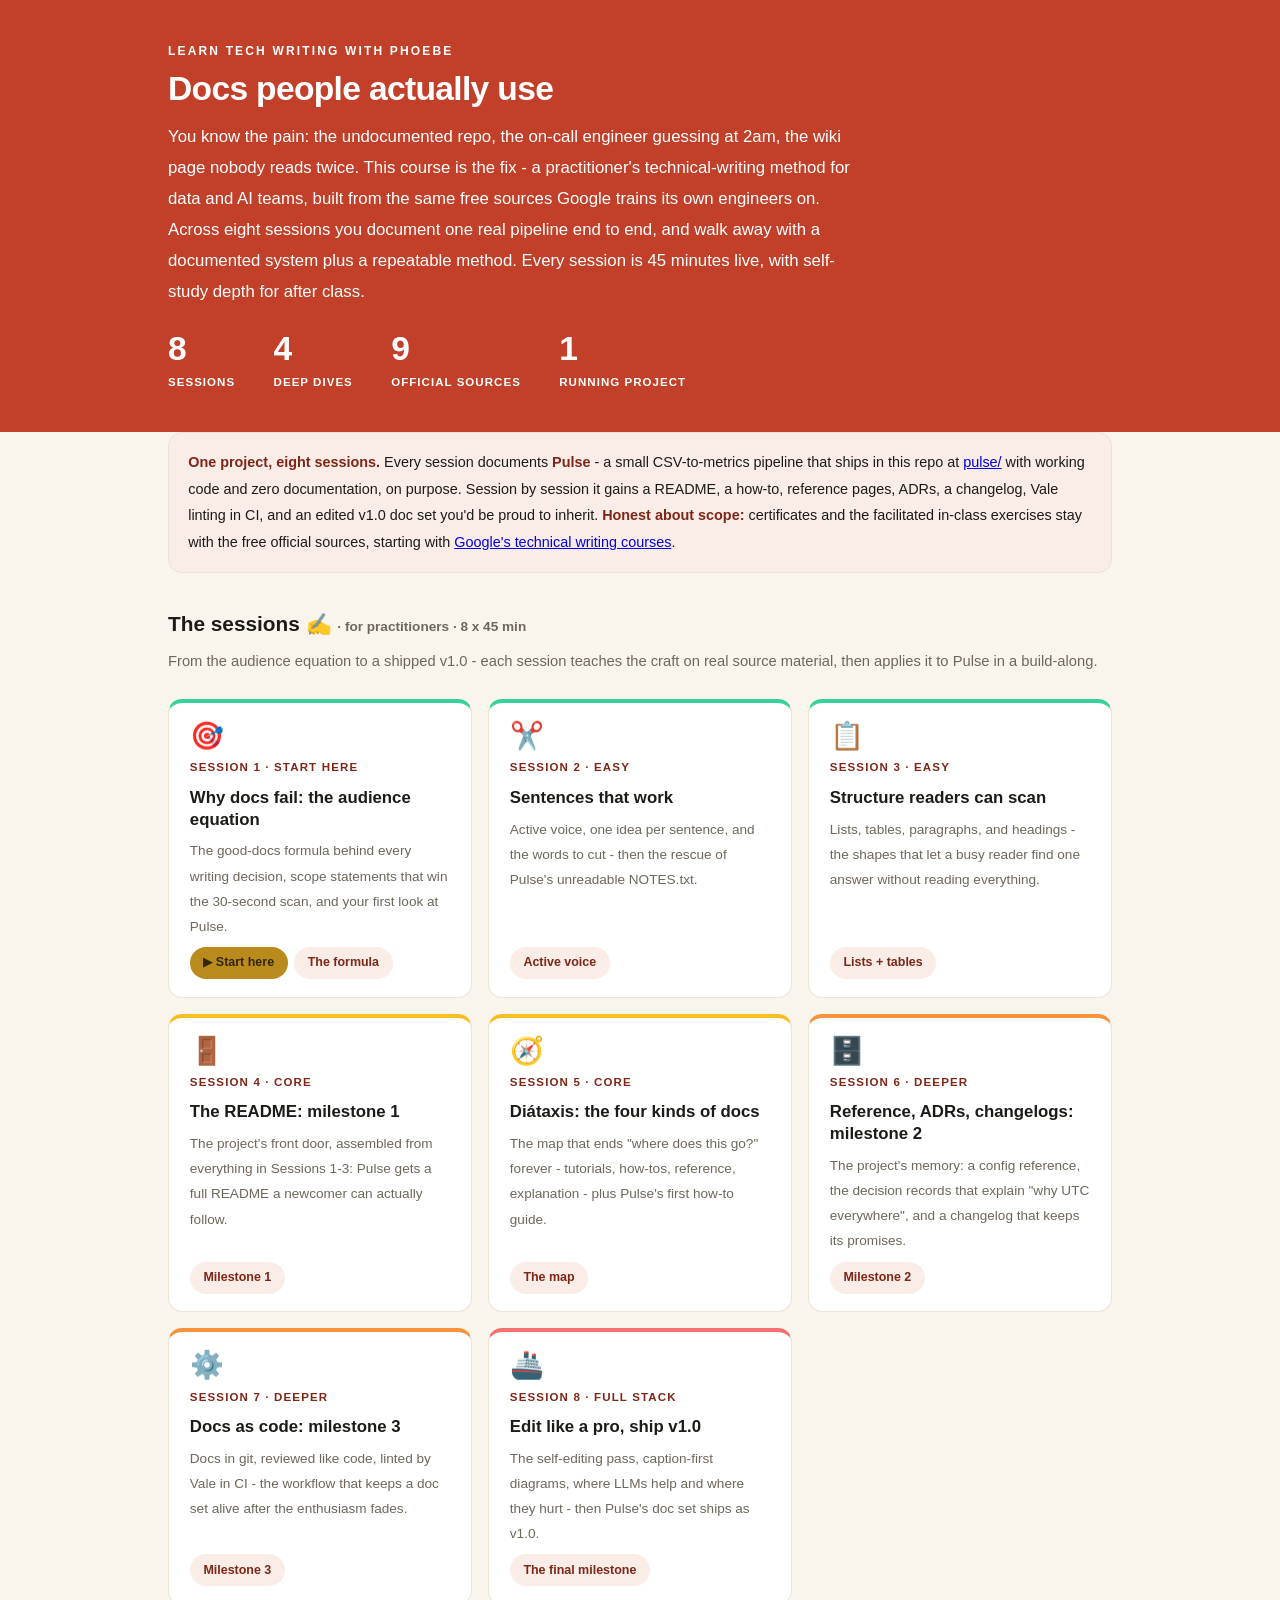
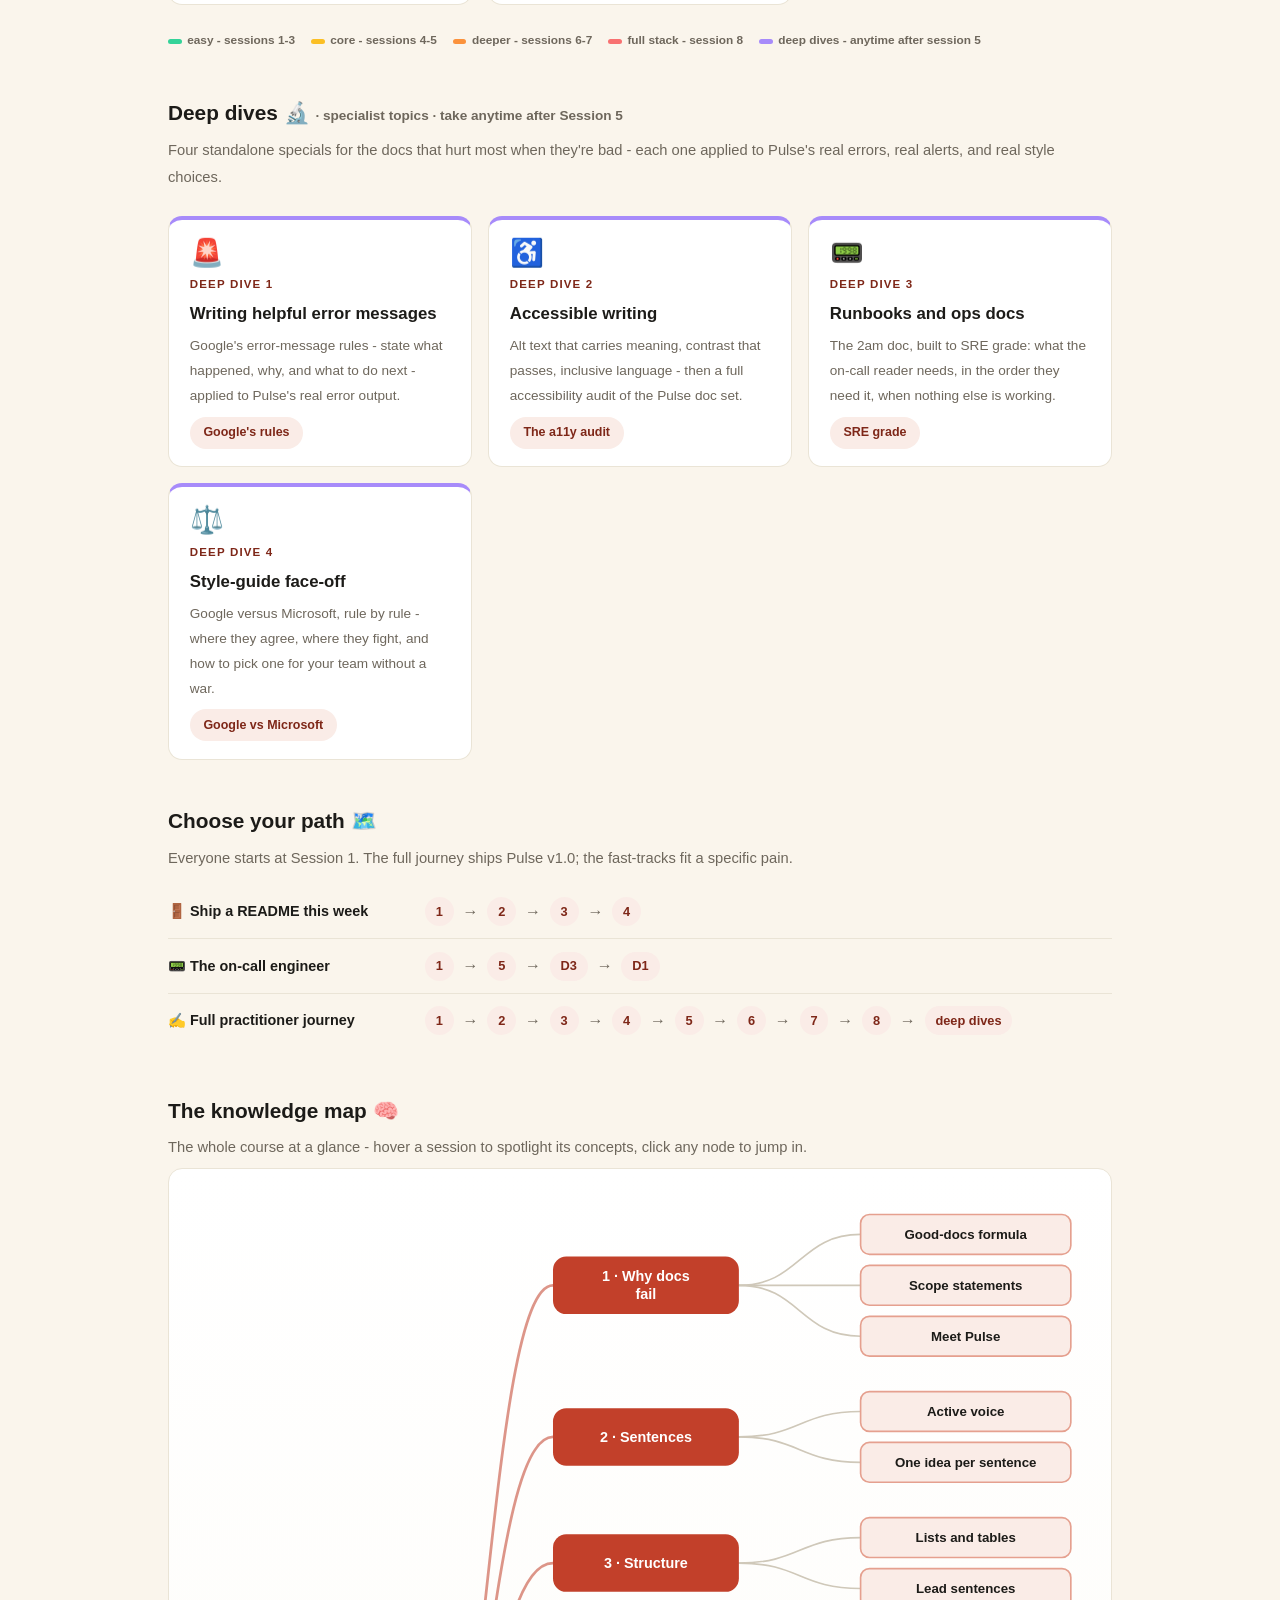
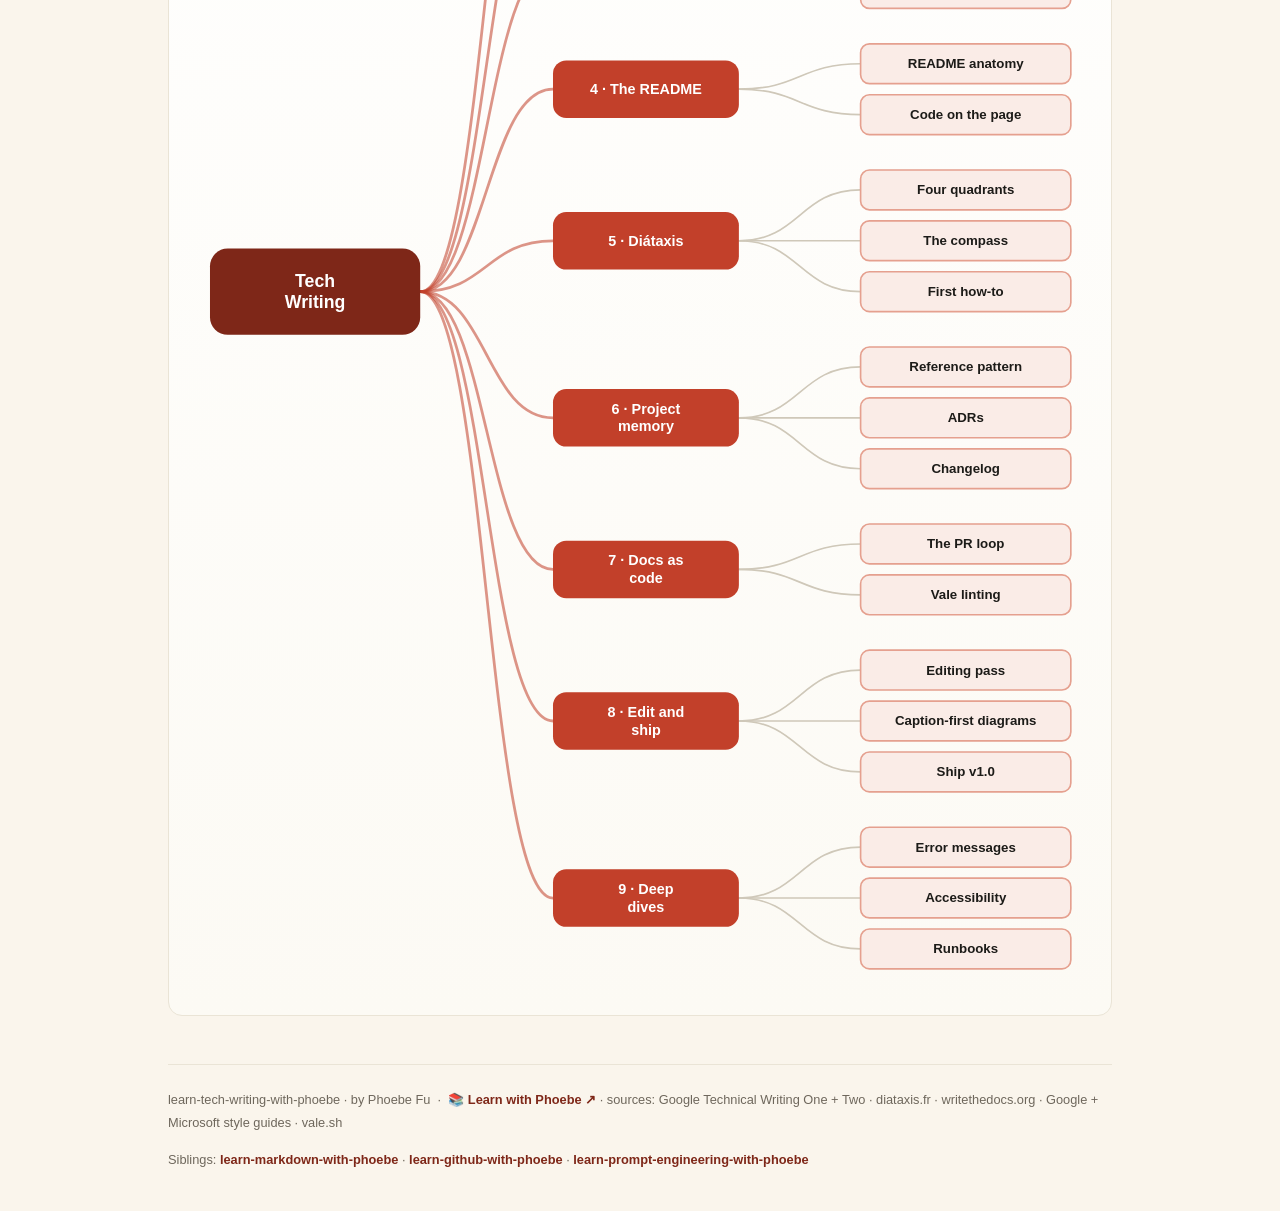
<file: index.html>
<!DOCTYPE html>
<html lang="en">
<head>
<meta charset="UTF-8">
<meta name="viewport" content="width=device-width, initial-scale=1.0">
<!-- social:start -->
<meta name="description" content="You know the pain: the undocumented repo, the on-call engineer guessing at 2am, the wiki page nobody reads twice. This course is the fix - a practitioner&#x27;s technical-writing method for data and...">
<meta property="og:type" content="article">
<meta property="og:site_name" content="Learn with Phoebe">
<meta property="og:title" content="learn tech writing with phoebe - docs people actually use">
<meta property="og:description" content="You know the pain: the undocumented repo, the on-call engineer guessing at 2am, the wiki page nobody reads twice. This course is the fix - a practitioner&#x27;s technical-writing method for data and...">
<meta property="og:url" content="https://phoebefu6.github.io/learn-tech-writing-with-phoebe/">
<meta property="og:image" content="https://phoebefu6.github.io/learn-tech-writing-with-phoebe/assets/og-cover.png">
<meta property="og:image:width" content="1200">
<meta property="og:image:height" content="630">
<meta name="twitter:card" content="summary_large_image">
<meta name="twitter:title" content="learn tech writing with phoebe - docs people actually use">
<meta name="twitter:description" content="You know the pain: the undocumented repo, the on-call engineer guessing at 2am, the wiki page nobody reads twice. This course is the fix - a practitioner&#x27;s technical-writing method for data and...">
<meta name="twitter:image" content="https://phoebefu6.github.io/learn-tech-writing-with-phoebe/assets/og-cover.png">
<!-- social:end -->
<title>learn tech writing with phoebe - docs people actually use</title>
<link rel="stylesheet" href="assets/style.css?v=28">
<style>
  .stats-row { display: flex; gap: 2.4rem; margin-top: 1.5rem; flex-wrap: wrap; }
  .stat b { display: block; font-size: 2.1rem; font-weight: 800; line-height: 1.05; font-variant-numeric: tabular-nums; }
  .stat span { font-size: .72rem; opacity: 1; text-transform: uppercase; letter-spacing: .09em; font-weight: 600; }

  .course-grid { display: grid; grid-template-columns: repeat(auto-fit, minmax(17rem, 1fr)); gap: 1rem; margin-top: 1.5rem; }
  .course-card {
    border: 1px solid var(--hairline);
    border-top: 4px solid var(--diff, #C2402A);
    border-radius: var(--radius);
    padding: 1.2rem 1.3rem 1.1rem;
    display: flex;
    flex-direction: column;
    gap: .5rem;
    text-decoration: none;
    color: var(--ink);
    background: #fff;
    transition: box-shadow .15s ease, border-color .15s ease, transform .15s ease;
    position: relative;
  }
  .course-card:hover { border-color: #D4664E; border-top-color: var(--diff, #C2402A); box-shadow: 0 8px 28px rgba(194,64,42,.14); transform: translateY(-3px); }
  .course-card .cicon { font-size: 1.7rem; line-height: 1; }
  .course-card .cnum { font-size: .72rem; font-weight: 700; color: #C2402A; text-transform: uppercase; letter-spacing: .1em; }
  .course-card h3 { font-size: 1.05rem; font-weight: 800; line-height: 1.3; }
  .course-card p { font-size: .85rem; color: var(--muted); flex: 1; }
  .course-card .meta { display: flex; gap: .4rem; flex-wrap: wrap; }

  .diff-legend { display: flex; gap: 1rem; margin-top: 1.6rem; font-size: .74rem; color: var(--muted); font-weight: 600; flex-wrap: wrap; }
  .diff-legend i { display: inline-block; width: .85rem; height: .35rem; border-radius: 999px; margin-right: .35rem; vertical-align: middle; }

  .paths { margin-top: 2.6rem; }
  .paths h2 { font-size: 1.3rem; font-weight: 800; margin-bottom: .3rem; }
  .paths .plede { color: var(--muted); font-size: .92rem; margin-bottom: .8rem; }
  .path { display: flex; gap: .55rem; align-items: center; padding: .75rem 0; border-bottom: .5px solid var(--hairline); flex-wrap: wrap; }
  .path:last-child { border-bottom: none; }
  .path b { min-width: 15.5rem; font-size: .9rem; }
  .path .pstep { background: #FAECE7; color: #7E2718; border-radius: 999px; padding: .16rem .68rem; font-weight: 700; font-size: .8rem; text-decoration: none; transition: all .12s ease; }
  .path .pstep:hover { background: #C2402A; color: #fff; }
  .path .parr { color: var(--muted); font-weight: 700; }

  .mm-section { margin-top: 1.6rem; }
  .mm-section h2 { font-size: 1.3rem; font-weight: 800; margin-bottom: .2rem; }
  .mm-section .mm-lede { color: var(--muted); font-size: .92rem; margin-bottom: .4rem; }
  .mm-wrap { border: 1px solid var(--hairline); border-radius: var(--radius); background: linear-gradient(180deg,#fff, #FCFAF4); padding: .6rem; overflow-x: auto; }
  .mm-svg { width: 100%; height: auto; display: block; max-width: 60rem; margin: 0 auto; min-width: 34rem; }
  .mm-link { cursor: pointer; text-decoration: none; }
  .mm-node rect { transition: opacity .15s ease, filter .15s ease; }
  .mm-node text { pointer-events: none; }
  .mm-link:hover .mm-node rect { filter: brightness(1.06); }
  .mm-edge { transition: opacity .15s ease; }

  .noteband { margin-top: 2.4rem; background: #FAECE7; border: 1px solid var(--hairline); border-radius: var(--radius); padding: 1rem 1.2rem; font-size: .9rem; color: var(--ink); }
  .noteband b { color: #7E2718; }
</style>
<style>/* contrast-patch-2 */ .cnum, .course-card .cnum, .paths a, .pagefoot a, .pstep, .path .pstep { color: var(--indigo-deep); }</style>
</head>
<body>

<header class="masthead">
  <div class="wrap">
    <div class="eyebrow">Learn Tech Writing with Phoebe</div>
    <h1>Docs people <span class="accent">actually use</span></h1>
    <p class="sub">You know the pain: the undocumented repo, the on-call engineer guessing at 2am, the wiki page nobody reads twice. This course is the fix - a practitioner's technical-writing method for data and AI teams, built from the same free sources Google trains its own engineers on. Across eight sessions you document one real pipeline end to end, and walk away with a documented system plus a repeatable method. Every session is 45 minutes live, with self-study depth for after class.</p>
    <div class="stats-row">
      <div class="stat"><b data-count="8">8</b><span>sessions</span></div>
      <div class="stat"><b data-count="4">4</b><span>deep dives</span></div>
      <div class="stat"><b data-count="9">9</b><span>official sources</span></div>
      <div class="stat"><b data-count="1">1</b><span>running project</span></div>
    </div>
  </div>
</header>

<main class="wrap">

  <section class="section">
    <div class="noteband" style="margin-top:0">
      <b>One project, eight sessions.</b> Every session documents <b>Pulse</b> - a small CSV-to-metrics pipeline that ships in this repo at <a href="https://github.com/phoebefu6/learn-tech-writing-with-phoebe/tree/main/pulse">pulse/</a> with working code and zero documentation, on purpose. Session by session it gains a README, a how-to, reference pages, ADRs, a changelog, Vale linting in CI, and an edited v1.0 doc set you'd be proud to inherit. <b>Honest about scope:</b> certificates and the facilitated in-class exercises stay with the free official sources, starting with <a href="https://developers.google.com/tech-writing">Google's technical writing courses</a>.
    </div>

    <div class="paths" style="margin-top:2rem">
      <h2>The sessions ✍️ <span style="font-size:.85rem;font-weight:600;color:var(--muted)">· for practitioners · 8 x 45 min</span></h2>
      <p class="plede">From the audience equation to a shipped v1.0 - each session teaches the craft on real source material, then applies it to Pulse in a build-along.</p>
    </div>
    <div class="course-grid">
      <a class="course-card" href="courses/01-why-docs-fail.html" style="--diff:#34D399">
        <span class="cicon">🎯</span>
        <span class="cnum">Session 1 · start here</span>
        <h3>Why docs fail: the audience equation</h3>
        <p>The good-docs formula behind every writing decision, scope statements that win the 30-second scan, and your first look at Pulse.</p>
        <span class="meta"><span class="pill amber">▶ Start here</span><span class="pill light">The formula</span></span>
      </a>
      <a class="course-card" href="courses/02-sentences-that-work.html" style="--diff:#34D399">
        <span class="cicon">✂️</span>
        <span class="cnum">Session 2 · easy</span>
        <h3>Sentences that work</h3>
        <p>Active voice, one idea per sentence, and the words to cut - then the rescue of Pulse's unreadable NOTES.txt.</p>
        <span class="meta"><span class="pill light">Active voice</span></span>
      </a>
      <a class="course-card" href="courses/03-structure-readers-scan.html" style="--diff:#34D399">
        <span class="cicon">📋</span>
        <span class="cnum">Session 3 · easy</span>
        <h3>Structure readers can scan</h3>
        <p>Lists, tables, paragraphs, and headings - the shapes that let a busy reader find one answer without reading everything.</p>
        <span class="meta"><span class="pill light">Lists + tables</span></span>
      </a>
      <a class="course-card" href="courses/04-the-readme.html" style="--diff:#FBBF24">
        <span class="cicon">🚪</span>
        <span class="cnum">Session 4 · core</span>
        <h3>The README: milestone 1</h3>
        <p>The project's front door, assembled from everything in Sessions 1-3: Pulse gets a full README a newcomer can actually follow.</p>
        <span class="meta"><span class="pill light">Milestone 1</span></span>
      </a>
      <a class="course-card" href="courses/05-diataxis.html" style="--diff:#FBBF24">
        <span class="cicon">🧭</span>
        <span class="cnum">Session 5 · core</span>
        <h3>Diátaxis: the four kinds of docs</h3>
        <p>The map that ends "where does this go?" forever - tutorials, how-tos, reference, explanation - plus Pulse's first how-to guide.</p>
        <span class="meta"><span class="pill light">The map</span></span>
      </a>
      <a class="course-card" href="courses/06-reference-adrs-changelogs.html" style="--diff:#FB923C">
        <span class="cicon">🗄️</span>
        <span class="cnum">Session 6 · deeper</span>
        <h3>Reference, ADRs, changelogs: milestone 2</h3>
        <p>The project's memory: a config reference, the decision records that explain "why UTC everywhere", and a changelog that keeps its promises.</p>
        <span class="meta"><span class="pill light">Milestone 2</span></span>
      </a>
      <a class="course-card" href="courses/07-docs-as-code.html" style="--diff:#FB923C">
        <span class="cicon">⚙️</span>
        <span class="cnum">Session 7 · deeper</span>
        <h3>Docs as code: milestone 3</h3>
        <p>Docs in git, reviewed like code, linted by Vale in CI - the workflow that keeps a doc set alive after the enthusiasm fades.</p>
        <span class="meta"><span class="pill light">Milestone 3</span></span>
      </a>
      <a class="course-card" href="courses/08-edit-and-ship.html" style="--diff:#F87171">
        <span class="cicon">🚢</span>
        <span class="cnum">Session 8 · full stack</span>
        <h3>Edit like a pro, ship v1.0</h3>
        <p>The self-editing pass, caption-first diagrams, where LLMs help and where they hurt - then Pulse's doc set ships as v1.0.</p>
        <span class="meta"><span class="pill light">The final milestone</span></span>
      </a>
    </div>
    <div class="diff-legend">
      <span><i style="background:#34D399"></i>easy - sessions 1-3</span>
      <span><i style="background:#FBBF24"></i>core - sessions 4-5</span>
      <span><i style="background:#FB923C"></i>deeper - sessions 6-7</span>
      <span><i style="background:#F87171"></i>full stack - session 8</span>
      <span><i style="background:#A78BFA"></i>deep dives - anytime after session 5</span>
    </div>

    <div class="paths">
      <h2>Deep dives 🔬 <span style="font-size:.85rem;font-weight:600;color:var(--muted)">· specialist topics · take anytime after Session 5</span></h2>
      <p class="plede">Four standalone specials for the docs that hurt most when they're bad - each one applied to Pulse's real errors, real alerts, and real style choices.</p>
    </div>
    <div class="course-grid">
      <a class="course-card" href="courses/91-error-messages.html" style="--diff:#A78BFA">
        <span class="cicon">🚨</span>
        <span class="cnum">Deep dive 1</span>
        <h3>Writing helpful error messages</h3>
        <p>Google's error-message rules - state what happened, why, and what to do next - applied to Pulse's real error output.</p>
        <span class="meta"><span class="pill light">Google's rules</span></span>
      </a>
      <a class="course-card" href="courses/92-accessible-writing.html" style="--diff:#A78BFA">
        <span class="cicon">♿</span>
        <span class="cnum">Deep dive 2</span>
        <h3>Accessible writing</h3>
        <p>Alt text that carries meaning, contrast that passes, inclusive language - then a full accessibility audit of the Pulse doc set.</p>
        <span class="meta"><span class="pill light">The a11y audit</span></span>
      </a>
      <a class="course-card" href="courses/93-runbooks.html" style="--diff:#A78BFA">
        <span class="cicon">📟</span>
        <span class="cnum">Deep dive 3</span>
        <h3>Runbooks and ops docs</h3>
        <p>The 2am doc, built to SRE grade: what the on-call reader needs, in the order they need it, when nothing else is working.</p>
        <span class="meta"><span class="pill light">SRE grade</span></span>
      </a>
      <a class="course-card" href="courses/94-style-guide-face-off.html" style="--diff:#A78BFA">
        <span class="cicon">⚖️</span>
        <span class="cnum">Deep dive 4</span>
        <h3>Style-guide face-off</h3>
        <p>Google versus Microsoft, rule by rule - where they agree, where they fight, and how to pick one for your team without a war.</p>
        <span class="meta"><span class="pill light">Google vs Microsoft</span></span>
      </a>
    </div>

    <div class="paths">
      <h2>Choose your path 🗺️</h2>
      <p class="plede">Everyone starts at Session 1. The full journey ships Pulse v1.0; the fast-tracks fit a specific pain.</p>
      <div class="path"><b>🚪 Ship a README this week</b>
        <a class="pstep" href="courses/01-why-docs-fail.html">1</a><span class="parr">→</span>
        <a class="pstep" href="courses/02-sentences-that-work.html">2</a><span class="parr">→</span>
        <a class="pstep" href="courses/03-structure-readers-scan.html">3</a><span class="parr">→</span>
        <a class="pstep" href="courses/04-the-readme.html">4</a>
      </div>
      <div class="path"><b>📟 The on-call engineer</b>
        <a class="pstep" href="courses/01-why-docs-fail.html">1</a><span class="parr">→</span>
        <a class="pstep" href="courses/05-diataxis.html">5</a><span class="parr">→</span>
        <a class="pstep" href="courses/93-runbooks.html">D3</a><span class="parr">→</span>
        <a class="pstep" href="courses/91-error-messages.html">D1</a>
      </div>
      <div class="path"><b>✍️ Full practitioner journey</b>
        <a class="pstep" href="courses/01-why-docs-fail.html">1</a><span class="parr">→</span>
        <a class="pstep" href="courses/02-sentences-that-work.html">2</a><span class="parr">→</span>
        <a class="pstep" href="courses/03-structure-readers-scan.html">3</a><span class="parr">→</span>
        <a class="pstep" href="courses/04-the-readme.html">4</a><span class="parr">→</span>
        <a class="pstep" href="courses/05-diataxis.html">5</a><span class="parr">→</span>
        <a class="pstep" href="courses/06-reference-adrs-changelogs.html">6</a><span class="parr">→</span>
        <a class="pstep" href="courses/07-docs-as-code.html">7</a><span class="parr">→</span>
        <a class="pstep" href="courses/08-edit-and-ship.html">8</a><span class="parr">→</span>
        <a class="pstep" href="courses/91-error-messages.html">deep dives</a>
      </div>
    </div>
  </section>

  <section class="section mm-section">
    <h2>The knowledge map 🧠</h2>
    <p class="mm-lede">The whole course at a glance - hover a session to spotlight its concepts, click any node to jump in.</p>
    <div class="mm-wrap"><div id="mindmap"></div></div>
  </section>

  <footer class="pagefoot">
    <span>learn-tech-writing-with-phoebe · by Phoebe Fu &nbsp;·&nbsp; 📚 <a href="https://phoebefu6.github.io/learn-with-phoebe/">Learn with Phoebe ↗</a> · sources: Google Technical Writing One + Two · diataxis.fr · writethedocs.org · Google + Microsoft style guides · vale.sh</span>
    <span>Siblings: <a href="https://phoebefu6.github.io/learn-markdown-with-phoebe/">learn-markdown-with-phoebe</a> · <a href="https://phoebefu6.github.io/learn-github-with-phoebe/">learn-github-with-phoebe</a> · <a href="https://phoebefu6.github.io/learn-prompt-engineering-with-phoebe/">learn-prompt-engineering-with-phoebe</a></span>
  </footer>
</main>

<script>
window.MINDMAP_DATA = {
  title: "Tech\nWriting",
  centerColor: "#7E2718",
  sessions: [
    { label: "Why docs\nfail", href: "courses/01-why-docs-fail.html", color: "#34D399",
      concepts: [
        { label: "Good-docs formula", href: "courses/01-why-docs-fail.html" },
        { label: "Scope statements", href: "courses/01-why-docs-fail.html" },
        { label: "Meet Pulse", href: "courses/01-why-docs-fail.html" } ] },
    { label: "Sentences", href: "courses/02-sentences-that-work.html", color: "#34D399",
      concepts: [
        { label: "Active voice", href: "courses/02-sentences-that-work.html" },
        { label: "One idea per sentence", href: "courses/02-sentences-that-work.html" } ] },
    { label: "Structure", href: "courses/03-structure-readers-scan.html", color: "#34D399",
      concepts: [
        { label: "Lists and tables", href: "courses/03-structure-readers-scan.html" },
        { label: "Lead sentences", href: "courses/03-structure-readers-scan.html" } ] },
    { label: "The README", href: "courses/04-the-readme.html", color: "#FBBF24",
      concepts: [
        { label: "README anatomy", href: "courses/04-the-readme.html" },
        { label: "Code on the page", href: "courses/04-the-readme.html" } ] },
    { label: "Diátaxis", href: "courses/05-diataxis.html", color: "#FBBF24",
      concepts: [
        { label: "Four quadrants", href: "courses/05-diataxis.html" },
        { label: "The compass", href: "courses/05-diataxis.html" },
        { label: "First how-to", href: "courses/05-diataxis.html" } ] },
    { label: "Project\nmemory", href: "courses/06-reference-adrs-changelogs.html", color: "#FB923C",
      concepts: [
        { label: "Reference pattern", href: "courses/06-reference-adrs-changelogs.html" },
        { label: "ADRs", href: "courses/06-reference-adrs-changelogs.html" },
        { label: "Changelog", href: "courses/06-reference-adrs-changelogs.html" } ] },
    { label: "Docs as\ncode", href: "courses/07-docs-as-code.html", color: "#FB923C",
      concepts: [
        { label: "The PR loop", href: "courses/07-docs-as-code.html" },
        { label: "Vale linting", href: "courses/07-docs-as-code.html" } ] },
    { label: "Edit and\nship", href: "courses/08-edit-and-ship.html", color: "#F87171",
      concepts: [
        { label: "Editing pass", href: "courses/08-edit-and-ship.html" },
        { label: "Caption-first diagrams", href: "courses/08-edit-and-ship.html" },
        { label: "Ship v1.0", href: "courses/08-edit-and-ship.html" } ] },
    { label: "Deep\ndives", href: "courses/91-error-messages.html", color: "#A78BFA",
      concepts: [
        { label: "Error messages", href: "courses/91-error-messages.html" },
        { label: "Accessibility", href: "courses/92-accessible-writing.html" },
        { label: "Runbooks", href: "courses/93-runbooks.html" } ] }
  ]
};
</script>
<script src="assets/mindmap.js?v=6"></script>
<script src="assets/app.js?v=26"></script>
</body>
</html>
</file>
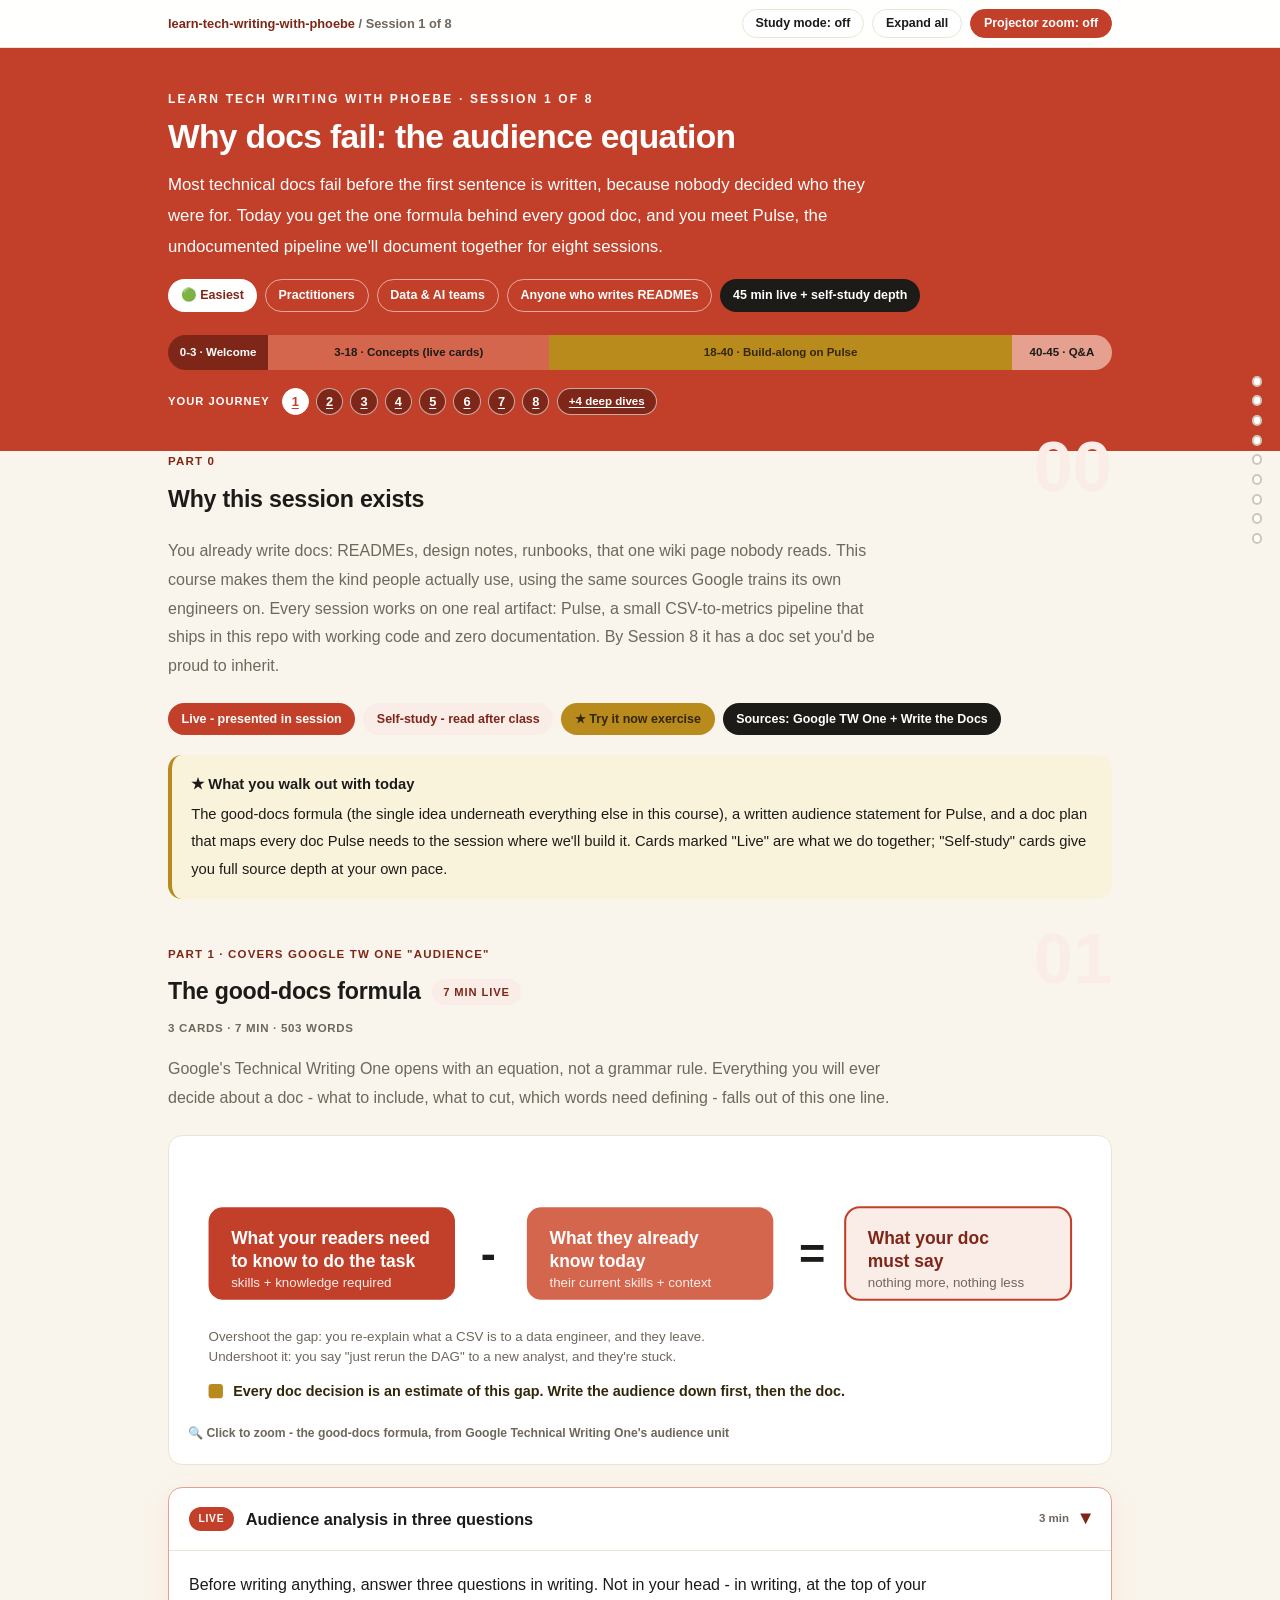
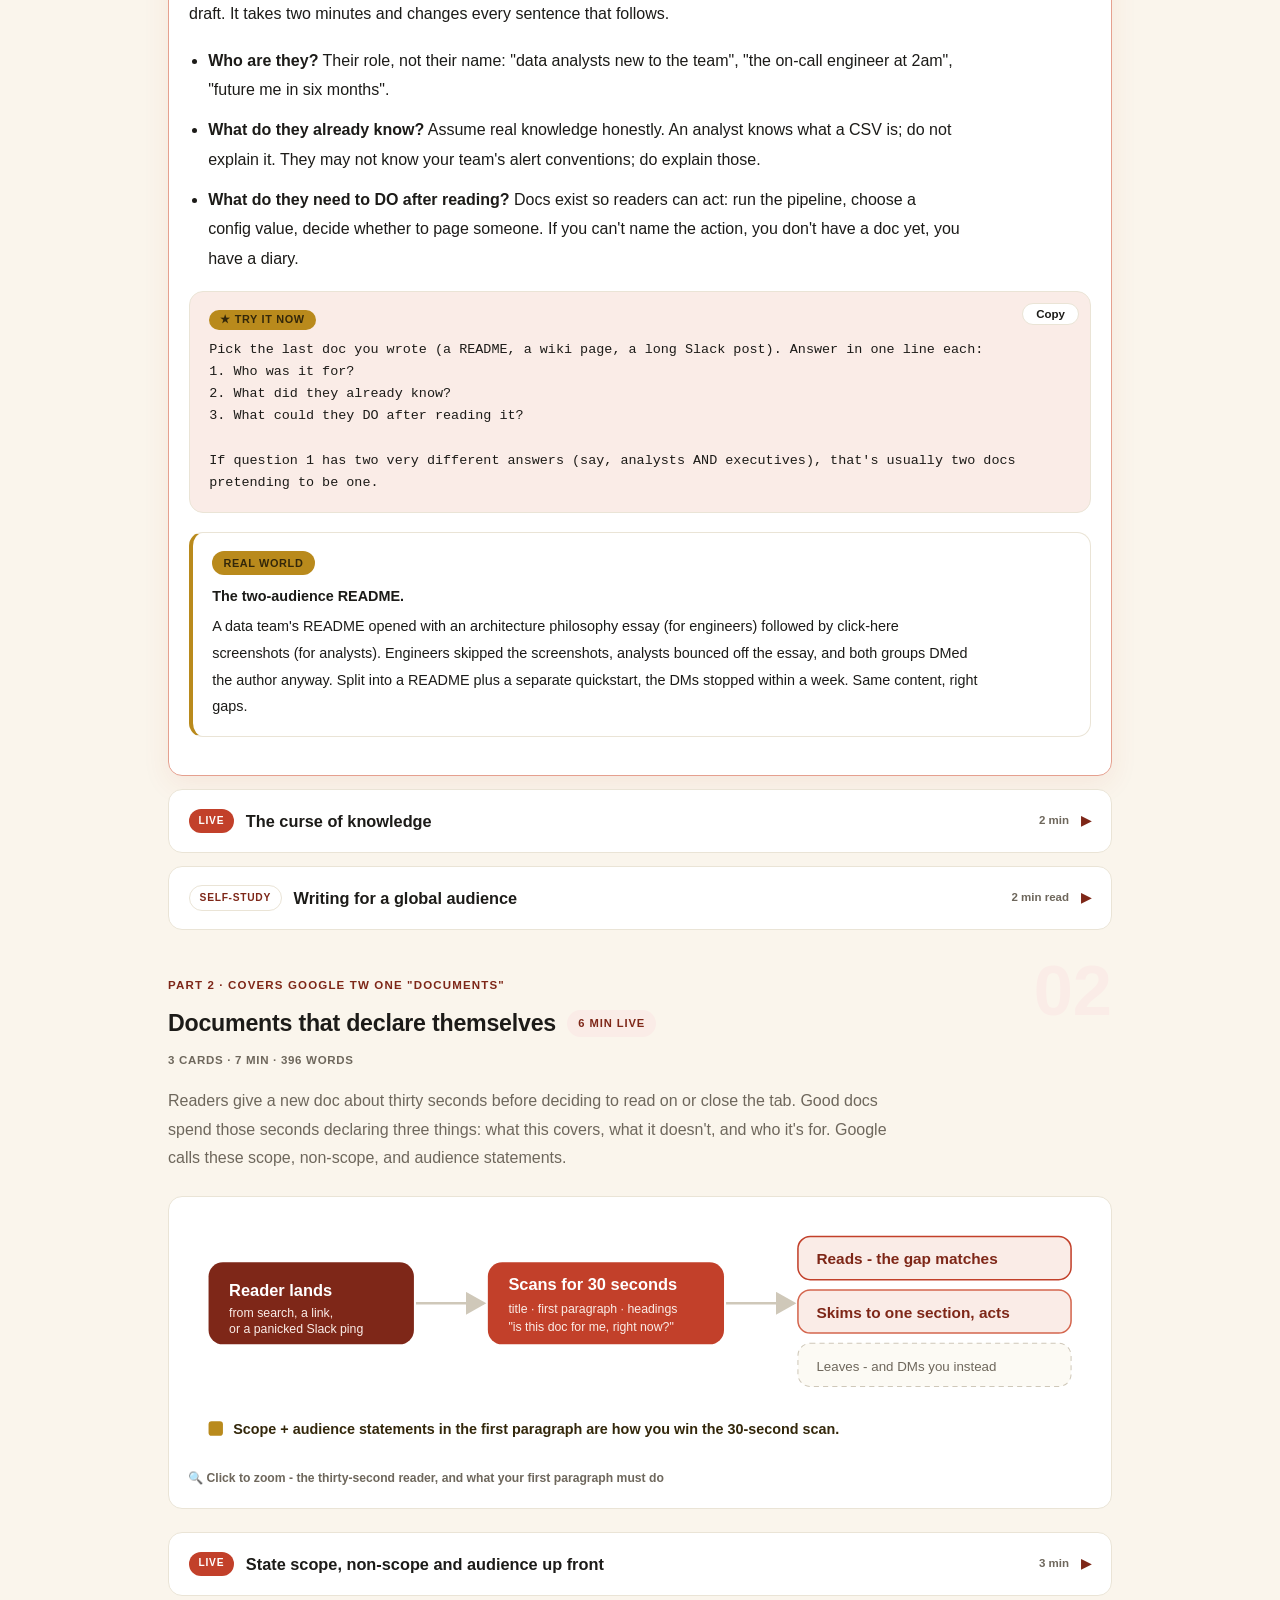
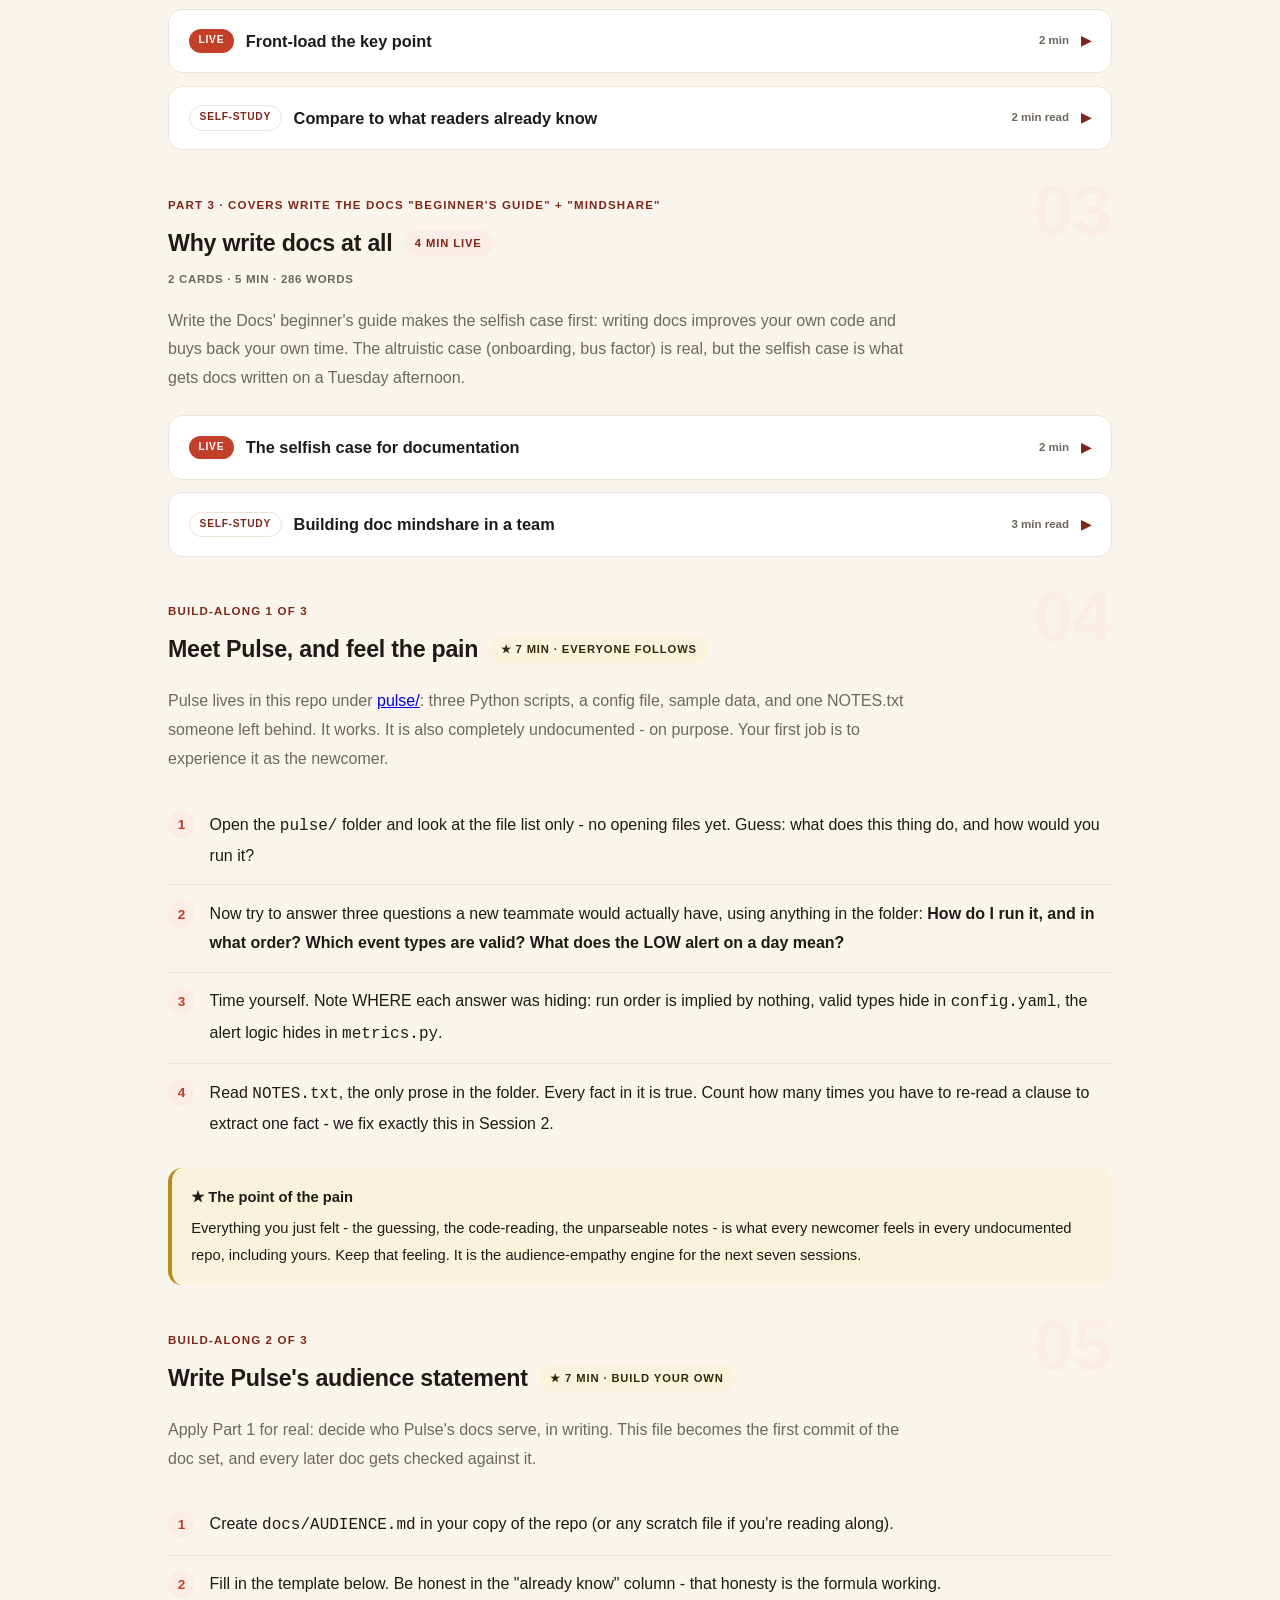
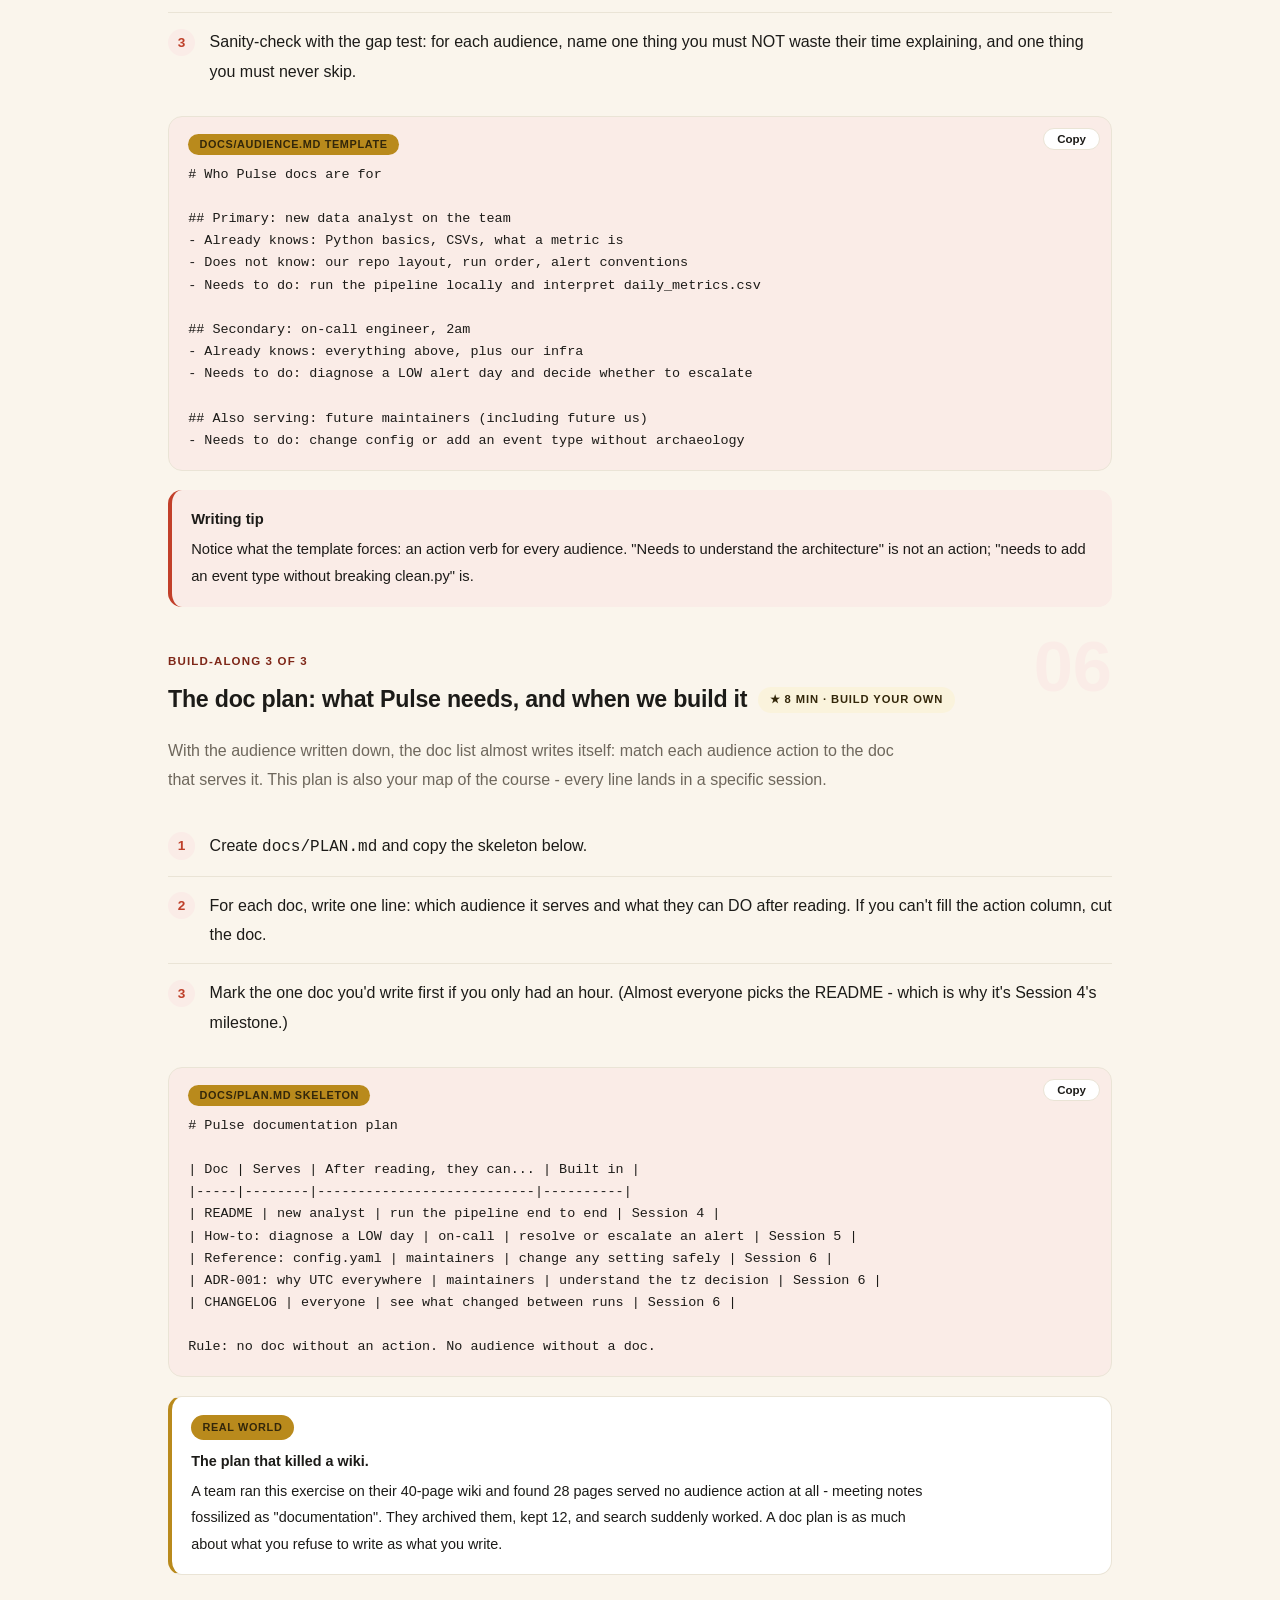
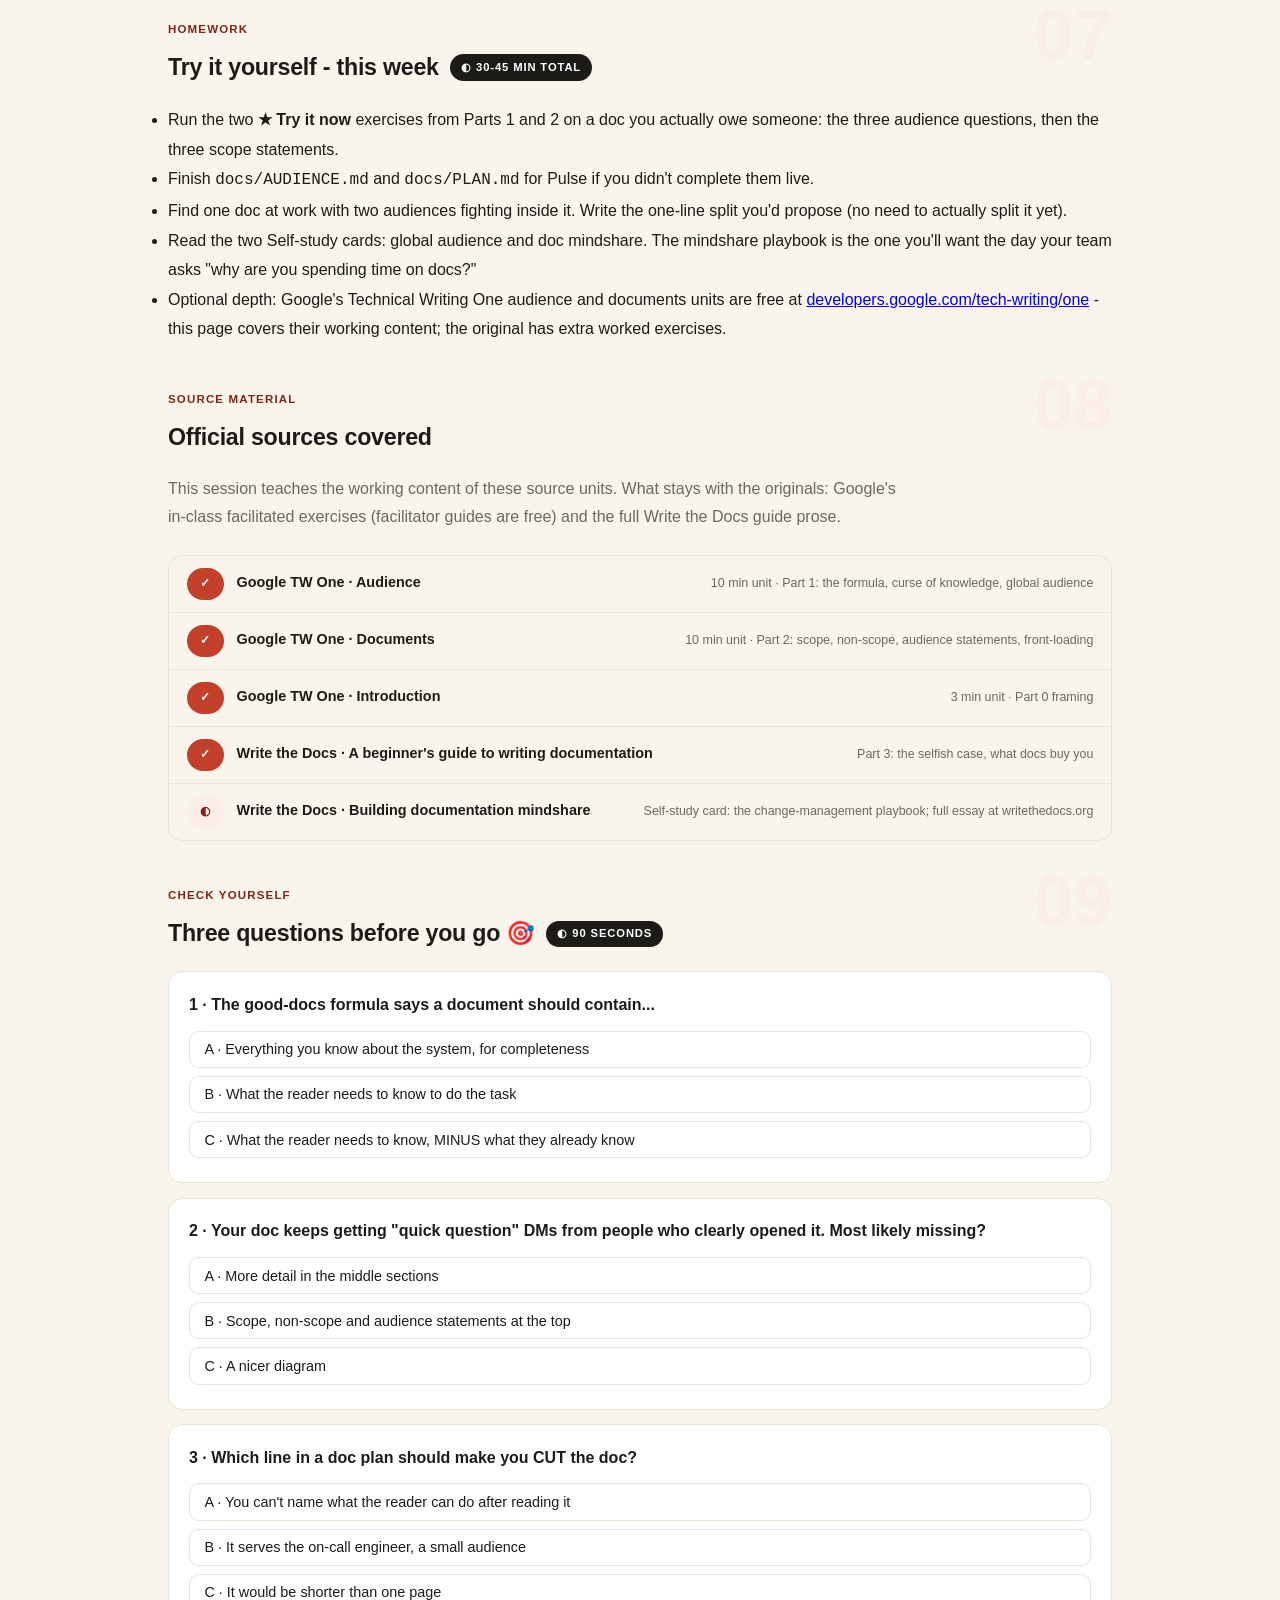
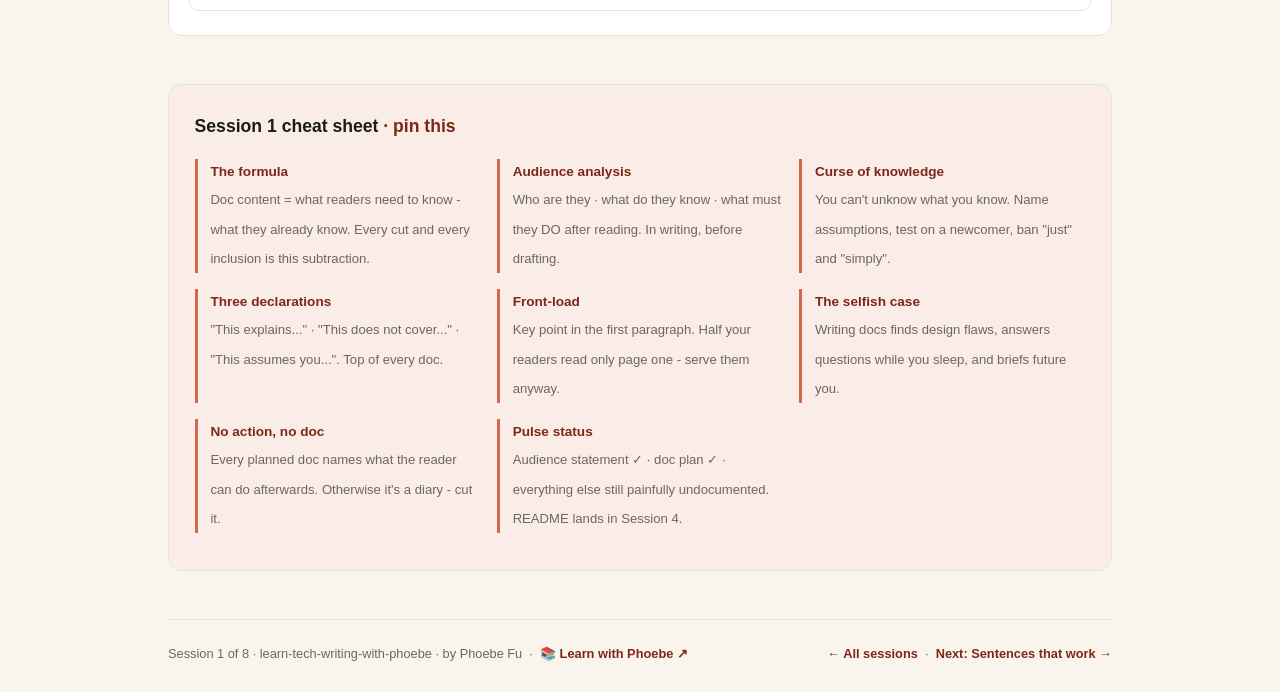
<file: courses/01-why-docs-fail.html>
<!DOCTYPE html>
<html lang="en">
<head>
<meta charset="UTF-8">
<meta name="viewport" content="width=device-width, initial-scale=1.0">
<!-- social:start -->
<meta name="description" content="You already write docs: READMEs, design notes, runbooks, that one wiki page nobody reads. This course makes them the kind people actually use, using the same sources Google trains its own...">
<meta property="og:type" content="article">
<meta property="og:site_name" content="Learn with Phoebe">
<meta property="og:title" content="Why docs fail: the audience equation - learn tech writing with phoebe">
<meta property="og:description" content="You already write docs: READMEs, design notes, runbooks, that one wiki page nobody reads. This course makes them the kind people actually use, using the same sources Google trains its own...">
<meta property="og:url" content="https://phoebefu6.github.io/learn-tech-writing-with-phoebe/courses/01-why-docs-fail.html">
<meta property="og:image" content="https://phoebefu6.github.io/learn-tech-writing-with-phoebe/assets/og-cover.png">
<meta property="og:image:width" content="1200">
<meta property="og:image:height" content="630">
<meta name="twitter:card" content="summary_large_image">
<meta name="twitter:title" content="Why docs fail: the audience equation - learn tech writing with phoebe">
<meta name="twitter:description" content="You already write docs: READMEs, design notes, runbooks, that one wiki page nobody reads. This course makes them the kind people actually use, using the same sources Google trains its own...">
<meta name="twitter:image" content="https://phoebefu6.github.io/learn-tech-writing-with-phoebe/assets/og-cover.png">
<!-- social:end -->
<title>Session 1 · Why docs fail: the audience equation - learn tech writing with phoebe</title>
<link rel="stylesheet" href="../assets/style.css?v=27">
</head>
<body>

<div class="toolbar">
  <div class="wrap">
    <span class="crumb"><a href="../index.html">learn-tech-writing-with-phoebe</a> / Session 1 of 8</span>
    <button class="btn" id="toggle-all" type="button">Expand all</button>
    <button class="btn primary" id="zoom-toggle" type="button">Projector zoom: off</button>
  </div>
</div>

<header class="masthead">
  <div class="wrap">
    <div class="eyebrow">Learn Tech Writing with Phoebe · Session 1 of 8</div>
    <h1>Why docs fail: <span class="accent">the audience equation</span></h1>
    <p class="sub">Most technical docs fail before the first sentence is written, because nobody decided who they were for. Today you get the one formula behind every good doc, and you meet Pulse, the undocumented pipeline we'll document together for eight sessions.</p>
    <div class="chip-row">
      <span class="chip level">🟢 Easiest</span>
      <span class="chip audience">Practitioners</span>
      <span class="chip audience">Data &amp; AI teams</span>
      <span class="chip audience">Anyone who writes READMEs</span>
      <span class="chip time">45 min live + self-study depth</span>
    </div>
    <div class="agenda">
      <span class="a1" style="flex:1">0-3 · Welcome</span>
      <span class="a2" style="flex:3">3-18 · Concepts (live cards)</span>
      <span class="a3" style="flex:5">18-40 · Build-along on Pulse</span>
      <span class="a4" style="flex:1">40-45 · Q&amp;A</span>
    </div>
  </div>
</header>

<main class="wrap">

  <!-- ============ INTRO ============ -->
  <section class="section" id="intro">
    <div class="section-kicker">
      <span class="klabel">Part 0</span>
      <h2>Why this session exists</h2>
    </div>
    <p class="lede">You already write docs: READMEs, design notes, runbooks, that one wiki page nobody reads. This course makes them the kind people actually use, using the same sources Google trains its own engineers on. Every session works on one real artifact: Pulse, a small CSV-to-metrics pipeline that ships in this repo with working code and zero documentation. By Session 8 it has a doc set you'd be proud to inherit.</p>
    <div class="legend">
      <span class="pill solid">Live - presented in session</span>
      <span class="pill light">Self-study - read after class</span>
      <span class="pill peach">★ Try it now exercise</span>
      <span class="pill inkpill">Sources: Google TW One + Write the Docs</span>
    </div>
    <div class="callout win">
      <strong>★ What you walk out with today</strong>
      The good-docs formula (the single idea underneath everything else in this course), a written audience statement for Pulse, and a doc plan that maps every doc Pulse needs to the session where we'll build it. Cards marked "Live" are what we do together; "Self-study" cards give you full source depth at your own pace.
    </div>
  </section>

  <!-- ============ PART 1: THE FORMULA ============ -->
  <section class="section" id="formula">
    <div class="section-kicker">
      <span class="klabel">Part 1 · covers Google TW One "Audience"</span>
      <h2>The good-docs formula <span class="tag concept">7 min live</span></h2>
    </div>
    <p class="lede">Google's Technical Writing One opens with an equation, not a grammar rule. Everything you will ever decide about a doc - what to include, what to cut, which words need defining - falls out of this one line.</p>

    <figure class="zoomable">
      <svg viewBox="0 0 880 250" xmlns="http://www.w3.org/2000/svg" role="img" aria-label="The good-docs formula: what readers need to know minus what they already know equals what your doc must say">
        <style>
          .f1T { font: 700 17px Inter, sans-serif; fill: #FFFFFF; }
          .f1S { font: 400 13px Inter, sans-serif; fill: #FAECE7; }
          .f1O { font: 800 44px Inter, sans-serif; fill: #1C1B18; }
          .f1G { font: 700 17px Inter, sans-serif; fill: #7E2718; }
          .f1X { font: 400 13px Inter, sans-serif; fill: #6E675C; }
          .f1N { font: 600 14px Inter, sans-serif; fill: #33270A; }
        </style>
        <rect x="20" y="50" width="240" height="90" rx="14" fill="#C2402A"/>
        <text class="f1T" x="42" y="86">What your readers need</text>
        <text class="f1T" x="42" y="108">to know to do the task</text>
        <text class="f1S" x="42" y="128">skills + knowledge required</text>
        <text class="f1O" x="285" y="110">-</text>
        <rect x="330" y="50" width="240" height="90" rx="14" fill="#D4664E"/>
        <text class="f1T" x="352" y="86">What they already</text>
        <text class="f1T" x="352" y="108">know today</text>
        <text class="f1S" x="352" y="128">their current skills + context</text>
        <text class="f1O" x="595" y="110">=</text>
        <rect x="640" y="50" width="220" height="90" rx="14" fill="#FAECE7" stroke="#C2402A" stroke-width="2"/>
        <text class="f1G" x="662" y="86">What your doc</text>
        <text class="f1G" x="662" y="108">must say</text>
        <text class="f1X" x="662" y="128">nothing more, nothing less</text>
        <text class="f1X" x="20" y="180">Overshoot the gap: you re-explain what a CSV is to a data engineer, and they leave.</text>
        <text class="f1X" x="20" y="200">Undershoot it: you say "just rerun the DAG" to a new analyst, and they're stuck.</text>
        <rect x="20" y="222" width="14" height="14" rx="3" fill="#B98A1C"/>
        <text class="f1N" x="44" y="234">Every doc decision is an estimate of this gap. Write the audience down first, then the doc.</text>
      </svg>
      <figcaption>🔍 Click to zoom - the good-docs formula, from Google Technical Writing One's audience unit</figcaption>
    </figure>

    <details class="card" open>
      <summary><span class="mode live">Live</span>Audience analysis in three questions<span class="mini">3 min</span><span class="caret">▶</span></summary>
      <div class="body">
        <p>Before writing anything, answer three questions in writing. Not in your head - in writing, at the top of your draft. It takes two minutes and changes every sentence that follows.</p>
        <ul>
          <li><strong>Who are they?</strong> Their role, not their name: "data analysts new to the team", "the on-call engineer at 2am", "future me in six months".</li>
          <li><strong>What do they already know?</strong> Assume real knowledge honestly. An analyst knows what a CSV is; do not explain it. They may not know your team's alert conventions; do explain those.</li>
          <li><strong>What do they need to DO after reading?</strong> Docs exist so readers can act: run the pipeline, choose a config value, decide whether to page someone. If you can't name the action, you don't have a doc yet, you have a diary.</li>
        </ul>
        <div class="prompt-box good"><span class="label">★ Try it now</span>Pick the last doc you wrote (a README, a wiki page, a long Slack post). Answer in one line each:
1. Who was it for?
2. What did they already know?
3. What could they DO after reading it?

If question 1 has two very different answers (say, analysts AND executives), that's usually two docs pretending to be one.</div>
        <div class="callout example">
          <span class="ex-pill">Real world</span>
          <p><strong>The two-audience README.</strong> A data team's README opened with an architecture philosophy essay (for engineers) followed by click-here screenshots (for analysts). Engineers skipped the screenshots, analysts bounced off the essay, and both groups DMed the author anyway. Split into a README plus a separate quickstart, the DMs stopped within a week. Same content, right gaps.</p>
        </div>
      </div>
    </details>

    <details class="card">
      <summary><span class="mode live">Live</span>The curse of knowledge<span class="mini">2 min</span><span class="caret">▶</span></summary>
      <div class="body">
        <p>The curse of knowledge is the single biggest enemy of technical writing: once you understand something, you literally cannot remember what it was like not to understand it. The expert who built the pipeline is the worst-placed person to guess what a newcomer needs - and usually the person writing the doc.</p>
        <p>You cannot cure it, but you can compensate:</p>
        <ul>
          <li><strong>Name the assumed knowledge explicitly.</strong> "This guide assumes you can run Python scripts from a terminal" turns an invisible assumption into a checkable prerequisite.</li>
          <li><strong>Test on a real newcomer.</strong> One fresh reader following your doc, while you stay silent, finds more gaps than three expert reviews.</li>
          <li><strong>Watch for insider vocabulary.</strong> Every unexplained team-ism ("the staging thing", "Dana's fix") is a wall for the reader you claimed to write for.</li>
        </ul>
        <div class="callout tip">
          <strong>Writing tip</strong>
          The words "just", "simply" and "obviously" are curse-of-knowledge alarms. If it were simple for your reader, they would not be reading your doc.
        </div>
      </div>
    </details>

    <details class="card">
      <summary><span class="mode self">Self-study</span>Writing for a global audience<span class="mini">2 min read</span><span class="caret">▶</span></summary>
      <div class="body">
        <p>Most technical docs are read by more non-native English speakers than native ones. Google's guidance is blunt: prefer simple words, short sentences, and zero idioms. "A piece of cake" costs a translation lookup; "easy" costs nothing.</p>
        <ul>
          <li><strong>Drop cultural references and sports metaphors.</strong> "Hit it out of the park", "punt on this" and "the whole nine yards" all die in translation.</li>
          <li><strong>Prefer standard American spelling</strong> and unambiguous date formats (2026-07-17, never 07/06/26).</li>
          <li><strong>Simple vocabulary is not dumbed down.</strong> The technical terms stay exact; it's the connective tissue around them that gets plainer. "Utilize the aforementioned methodology" and "use this method" carry identical information.</li>
        </ul>
      </div>
    </details>
  </section>

  <!-- ============ PART 2: DOCUMENTS THAT DECLARE THEMSELVES ============ -->
  <section class="section" id="documents">
    <div class="section-kicker">
      <span class="klabel">Part 2 · covers Google TW One "Documents"</span>
      <h2>Documents that declare themselves <span class="tag concept">6 min live</span></h2>
    </div>
    <p class="lede">Readers give a new doc about thirty seconds before deciding to read on or close the tab. Good docs spend those seconds declaring three things: what this covers, what it doesn't, and who it's for. Google calls these scope, non-scope, and audience statements.</p>

    <figure class="zoomable">
      <svg viewBox="0 0 880 235" xmlns="http://www.w3.org/2000/svg" role="img" aria-label="The thirty-second reader: lands on the doc, scans title scope and audience, then decides to read, skim or leave">
        <style>
          .r2T { font: 700 16px Inter, sans-serif; fill: #FFFFFF; }
          .r2S { font: 400 12px Inter, sans-serif; fill: #FAECE7; }
          .r2G { font: 700 15px Inter, sans-serif; fill: #7E2718; }
          .r2X { font: 400 13px Inter, sans-serif; fill: #6E675C; }
          .r2N { font: 600 14px Inter, sans-serif; fill: #33270A; }
        </style>
        <defs>
          <marker id="r2Ah" markerWidth="9" markerHeight="9" refX="7" refY="4.5" orient="auto">
            <path d="M0,0 L8,4.5 L0,9 z" fill="#CFC8B9"/>
          </marker>
        </defs>
        <rect x="20" y="45" width="200" height="80" rx="14" fill="#7E2718"/>
        <text class="r2T" x="40" y="78">Reader lands</text>
        <text class="r2S" x="40" y="98">from search, a link,</text>
        <text class="r2S" x="40" y="114">or a panicked Slack ping</text>
        <line x1="222" y1="85" x2="288" y2="85" stroke="#CFC8B9" stroke-width="2.5" marker-end="url(#r2Ah)"/>
        <rect x="292" y="45" width="230" height="80" rx="14" fill="#C2402A"/>
        <text class="r2T" x="312" y="72">Scans for 30 seconds</text>
        <text class="r2S" x="312" y="94">title · first paragraph · headings</text>
        <text class="r2S" x="312" y="112">"is this doc for me, right now?"</text>
        <line x1="524" y1="85" x2="590" y2="85" stroke="#CFC8B9" stroke-width="2.5" marker-end="url(#r2Ah)"/>
        <rect x="594" y="20" width="266" height="42" rx="12" fill="#FAECE7" stroke="#C2402A" stroke-width="1.5"/>
        <text class="r2G" x="612" y="47">Reads - the gap matches</text>
        <rect x="594" y="72" width="266" height="42" rx="12" fill="#FAECE7" stroke="#D4664E" stroke-width="1.5"/>
        <text class="r2G" x="612" y="99">Skims to one section, acts</text>
        <rect x="594" y="124" width="266" height="42" rx="12" fill="#FCFAF4" stroke="#CFC8B9" stroke-dasharray="5 4"/>
        <text class="r2X" x="612" y="151">Leaves - and DMs you instead</text>
        <rect x="20" y="200" width="14" height="14" rx="3" fill="#B98A1C"/>
        <text class="r2N" x="44" y="212">Scope + audience statements in the first paragraph are how you win the 30-second scan.</text>
      </svg>
      <figcaption>🔍 Click to zoom - the thirty-second reader, and what your first paragraph must do</figcaption>
    </figure>

    <details class="card">
      <summary><span class="mode live">Live</span>State scope, non-scope and audience up front<span class="mini">3 min</span><span class="caret">▶</span></summary>
      <div class="body">
        <p>The highest-leverage sentences in any doc are the ones that tell the reader whether to keep reading. Google's pattern is three declarations, right at the top:</p>
        <table class="clean">
          <thead><tr><th>Statement</th><th>Pattern</th><th>Pulse example</th></tr></thead>
          <tbody>
            <tr><td>Scope</td><td>"This document explains how to..."</td><td>"This guide explains how to run the Pulse pipeline end to end."</td></tr>
            <tr><td>Non-scope</td><td>"This document does not cover..."</td><td>"It does not cover adding new event types; see the reference."</td></tr>
            <tr><td>Audience</td><td>"This document assumes you..."</td><td>"It assumes you can run Python scripts from a terminal."</td></tr>
          </tbody>
        </table>
        <p>Non-scope statements feel like admitting weakness. They are the opposite: they save the wrong reader ten minutes, and they save you the support conversation afterwards. A doc that quietly hopes to serve everyone serves no one.</p>
        <div class="prompt-box good"><span class="label">★ Try it now</span>Write the three statements for a doc you owe someone right now:

This document explains ...
This document does not cover ...
This document assumes you ...

If the non-scope line was hard to write, your doc's scope is probably too big.</div>
      </div>
    </details>

    <details class="card">
      <summary><span class="mode live">Live</span>Front-load the key point<span class="mini">2 min</span><span class="caret">▶</span></summary>
      <div class="body">
        <p>Busy readers read the first paragraph and the headings, then decide. Google's rule: state your key points at the START of the document - the conclusion, the recommendation, the one number that matters. Academic writing builds to a conclusion; technical writing leads with it.</p>
        <ul>
          <li><strong>Page one is the whole doc</strong> for half your readers. Make sure the thing you'd most want them to know survives if they stop there.</li>
          <li><strong>The same rule fractals down:</strong> the first sentence of each paragraph carries that paragraph (Session 3 makes this precise), and the first paragraph of the doc carries the doc.</li>
        </ul>
        <div class="callout example">
          <span class="ex-pill">Real world</span>
          <p><strong>The buried migration deadline.</strong> A platform team announced a breaking change in paragraph nine of a wiki page, after eight paragraphs of background. Three teams missed it and broke in production. The postmortem action item was one line: "put the deadline in the first sentence." Front-loading is an incident-prevention technique.</p>
        </div>
      </div>
    </details>

    <details class="card">
      <summary><span class="mode self">Self-study</span>Compare to what readers already know<span class="mini">2 min read</span><span class="caret">▶</span></summary>
      <div class="body">
        <p>The fastest way to teach a new concept is to anchor it to one the reader already has. Google recommends explicit comparisons early in a doc: "Pulse is like a tiny Airflow DAG with three fixed tasks" tells a data engineer 80% of the architecture in one sentence.</p>
        <ul>
          <li><strong>Pick anchors from the audience statement.</strong> The comparison only works if the reader actually knows the anchor - this is the formula again.</li>
          <li><strong>Say where the comparison breaks.</strong> "Unlike Airflow, there is no scheduler; you run the steps by hand" prevents the anchor from over-teaching.</li>
        </ul>
      </div>
    </details>
  </section>

  <!-- ============ PART 3: DOCS ARE A TEAM SPORT ============ -->
  <section class="section" id="team">
    <div class="section-kicker">
      <span class="klabel">Part 3 · covers Write the Docs "beginner's guide" + "mindshare"</span>
      <h2>Why write docs at all <span class="tag concept">4 min live</span></h2>
    </div>
    <p class="lede">Write the Docs' beginner's guide makes the selfish case first: writing docs improves your own code and buys back your own time. The altruistic case (onboarding, bus factor) is real, but the selfish case is what gets docs written on a Tuesday afternoon.</p>

    <details class="card">
      <summary><span class="mode live">Live</span>The selfish case for documentation<span class="mini">2 min</span><span class="caret">▶</span></summary>
      <div class="body">
        <p>Four returns you collect personally, before anyone else benefits:</p>
        <ul>
          <li><strong>Writing docs finds design flaws.</strong> Explaining an interface in prose is the cheapest usability test that exists. If the run order is hard to explain, the run order is the bug.</li>
          <li><strong>Docs answer questions while you sleep.</strong> Every question a doc answers is a DM you never receive. The README you write once outworks the explanation you give weekly.</li>
          <li><strong>Future you is a stranger.</strong> Six months from now you will know none of what you know today. The doc is a letter to that person.</li>
          <li><strong>Docs make work legible to the people who rate it.</strong> An undocumented system is invisible in a promo packet; a documented one is an asset someone else can point at.</li>
        </ul>
        <div class="callout tip">
          <strong>Data team tip</strong>
          For pipelines specifically, the question "why is today's number weird?" arrives on a schedule. A doc that explains the alert threshold and the known failure modes converts a recurring meeting into a link.
        </div>
      </div>
    </details>

    <details class="card">
      <summary><span class="mode self">Self-study</span>Building doc mindshare in a team<span class="mini">3 min read</span><span class="caret">▶</span></summary>
      <div class="body">
        <p>Write the Docs has a change-management playbook for teams where "we should document this" always loses to the sprint. The moves, in order:</p>
        <ul>
          <li><strong>State the problem with receipts:</strong> count the repeated questions, the onboarding weeks, the incident minutes lost to tribal knowledge. Make the cost visible before proposing the cure.</li>
          <li><strong>Start where you are:</strong> one team, one system, one good doc set as the demo. Pulse plays exactly this role in this course.</li>
          <li><strong>Make writing easy:</strong> templates, a known home for docs, and a norm that docs ship with the change (Session 7 wires this into CI).</li>
          <li><strong>Keep a rhythm:</strong> docs reviewed in the same meetings as code, dead pages deleted on sight. A small set of fresh docs beats a large set of stale ones.</li>
        </ul>
      </div>
    </details>
  </section>

  <!-- ============ DEMO 1 ============ -->
  <section class="section" id="demo-1">
    <div class="section-kicker">
      <span class="klabel">Build-along 1 of 3</span>
      <h2>Meet Pulse, and feel the pain <span class="tag demo">★ 7 min · everyone follows</span></h2>
    </div>
    <p class="lede">Pulse lives in this repo under <a href="https://github.com/phoebefu6/learn-tech-writing-with-phoebe/tree/main/pulse">pulse/</a>: three Python scripts, a config file, sample data, and one NOTES.txt someone left behind. It works. It is also completely undocumented - on purpose. Your first job is to experience it as the newcomer.</p>

    <div class="steps">
      <div class="step"><p>Open the <code>pulse/</code> folder and look at the file list only - no opening files yet. Guess: what does this thing do, and how would you run it?</p></div>
      <div class="step"><p>Now try to answer three questions a new teammate would actually have, using anything in the folder: <strong>How do I run it, and in what order? Which event types are valid? What does the LOW alert on a day mean?</strong></p></div>
      <div class="step"><p>Time yourself. Note WHERE each answer was hiding: run order is implied by nothing, valid types hide in <code>config.yaml</code>, the alert logic hides in <code>metrics.py</code>.</p></div>
      <div class="step"><p>Read <code>NOTES.txt</code>, the only prose in the folder. Every fact in it is true. Count how many times you have to re-read a clause to extract one fact - we fix exactly this in Session 2.</p></div>
    </div>

    <div class="callout win">
      <strong>★ The point of the pain</strong>
      Everything you just felt - the guessing, the code-reading, the unparseable notes - is what every newcomer feels in every undocumented repo, including yours. Keep that feeling. It is the audience-empathy engine for the next seven sessions.
    </div>
  </section>

  <!-- ============ DEMO 2 ============ -->
  <section class="section" id="demo-2">
    <div class="section-kicker">
      <span class="klabel">Build-along 2 of 3</span>
      <h2>Write Pulse's audience statement <span class="tag demo">★ 7 min · build your own</span></h2>
    </div>
    <p class="lede">Apply Part 1 for real: decide who Pulse's docs serve, in writing. This file becomes the first commit of the doc set, and every later doc gets checked against it.</p>

    <div class="steps">
      <div class="step"><p>Create <code>docs/AUDIENCE.md</code> in your copy of the repo (or any scratch file if you're reading along).</p></div>
      <div class="step"><p>Fill in the template below. Be honest in the "already know" column - that honesty is the formula working.</p></div>
      <div class="step"><p>Sanity-check with the gap test: for each audience, name one thing you must NOT waste their time explaining, and one thing you must never skip.</p></div>
    </div>

    <div class="prompt-box good"><span class="label">docs/AUDIENCE.md template</span># Who Pulse docs are for

## Primary: new data analyst on the team
- Already knows: Python basics, CSVs, what a metric is
- Does not know: our repo layout, run order, alert conventions
- Needs to do: run the pipeline locally and interpret daily_metrics.csv

## Secondary: on-call engineer, 2am
- Already knows: everything above, plus our infra
- Needs to do: diagnose a LOW alert day and decide whether to escalate

## Also serving: future maintainers (including future us)
- Needs to do: change config or add an event type without archaeology</div>

    <div class="callout tip">
      <strong>Writing tip</strong>
      Notice what the template forces: an action verb for every audience. "Needs to understand the architecture" is not an action; "needs to add an event type without breaking clean.py" is.
    </div>
  </section>

  <!-- ============ DEMO 3 ============ -->
  <section class="section" id="demo-3">
    <div class="section-kicker">
      <span class="klabel">Build-along 3 of 3</span>
      <h2>The doc plan: what Pulse needs, and when we build it <span class="tag demo">★ 8 min · build your own</span></h2>
    </div>
    <p class="lede">With the audience written down, the doc list almost writes itself: match each audience action to the doc that serves it. This plan is also your map of the course - every line lands in a specific session.</p>

    <div class="steps">
      <div class="step"><p>Create <code>docs/PLAN.md</code> and copy the skeleton below.</p></div>
      <div class="step"><p>For each doc, write one line: which audience it serves and what they can DO after reading. If you can't fill the action column, cut the doc.</p></div>
      <div class="step"><p>Mark the one doc you'd write first if you only had an hour. (Almost everyone picks the README - which is why it's Session 4's milestone.)</p></div>
    </div>

    <div class="prompt-box good"><span class="label">docs/PLAN.md skeleton</span># Pulse documentation plan

| Doc | Serves | After reading, they can... | Built in |
|-----|--------|---------------------------|----------|
| README | new analyst | run the pipeline end to end | Session 4 |
| How-to: diagnose a LOW day | on-call | resolve or escalate an alert | Session 5 |
| Reference: config.yaml | maintainers | change any setting safely | Session 6 |
| ADR-001: why UTC everywhere | maintainers | understand the tz decision | Session 6 |
| CHANGELOG | everyone | see what changed between runs | Session 6 |

Rule: no doc without an action. No audience without a doc.</div>

    <div class="callout example">
      <span class="ex-pill">Real world</span>
      <p><strong>The plan that killed a wiki.</strong> A team ran this exercise on their 40-page wiki and found 28 pages served no audience action at all - meeting notes fossilized as "documentation". They archived them, kept 12, and search suddenly worked. A doc plan is as much about what you refuse to write as what you write.</p>
    </div>
  </section>

  <!-- ============ HOMEWORK ============ -->
  <section class="section" id="exercise">
    <div class="section-kicker">
      <span class="klabel">Homework</span>
      <h2>Try it yourself - this week <span class="tag exercise">◐ 30-45 min total</span></h2>
    </div>
    <ul>
      <li>Run the two <strong>★ Try it now</strong> exercises from Parts 1 and 2 on a doc you actually owe someone: the three audience questions, then the three scope statements.</li>
      <li>Finish <code>docs/AUDIENCE.md</code> and <code>docs/PLAN.md</code> for Pulse if you didn't complete them live.</li>
      <li>Find one doc at work with two audiences fighting inside it. Write the one-line split you'd propose (no need to actually split it yet).</li>
      <li>Read the two Self-study cards: global audience and doc mindshare. The mindshare playbook is the one you'll want the day your team asks "why are you spending time on docs?"</li>
      <li>Optional depth: Google's Technical Writing One audience and documents units are free at <a href="https://developers.google.com/tech-writing/one">developers.google.com/tech-writing/one</a> - this page covers their working content; the original has extra worked exercises.</li>
    </ul>
  </section>

  <!-- ============ SOURCES COVERED ============ -->
  <section class="section" id="official">
    <div class="section-kicker">
      <span class="klabel">Source material</span>
      <h2>Official sources covered</h2>
    </div>
    <p class="lede">This session teaches the working content of these source units. What stays with the originals: Google's in-class facilitated exercises (facilitator guides are free) and the full Write the Docs guide prose.</p>
    <div class="covered">
      <div class="covered-row"><span class="status pill solid">✓</span><span class="name">Google TW One · Audience</span><span class="note">10 min unit · Part 1: the formula, curse of knowledge, global audience</span></div>
      <div class="covered-row"><span class="status pill solid">✓</span><span class="name">Google TW One · Documents</span><span class="note">10 min unit · Part 2: scope, non-scope, audience statements, front-loading</span></div>
      <div class="covered-row"><span class="status pill solid">✓</span><span class="name">Google TW One · Introduction</span><span class="note">3 min unit · Part 0 framing</span></div>
      <div class="covered-row"><span class="status pill solid">✓</span><span class="name">Write the Docs · A beginner's guide to writing documentation</span><span class="note">Part 3: the selfish case, what docs buy you</span></div>
      <div class="covered-row"><span class="status pill light">◐</span><span class="name">Write the Docs · Building documentation mindshare</span><span class="note">Self-study card: the change-management playbook; full essay at writethedocs.org</span></div>
    </div>
  </section>

  <!-- ============ QUIZ ============ -->
  <section class="section" id="quiz">
    <div class="section-kicker">
      <span class="klabel">Check yourself</span>
      <h2>Three questions before you go 🎯 <span class="tag exercise">◐ 90 seconds</span></h2>
    </div>
    <div class="quiz-q" data-answer="2">
      <p class="qtext">1 · The good-docs formula says a document should contain...</p>
      <button class="qopt" type="button">A · Everything you know about the system, for completeness</button>
      <button class="qopt" type="button">B · What the reader needs to know to do the task</button>
      <button class="qopt" type="button">C · What the reader needs to know, MINUS what they already know</button>
      <p class="qwhy">The subtraction is the whole trick. Option B without the subtraction is how you end up explaining CSVs to data engineers.</p>
    </div>
    <div class="quiz-q" data-answer="1">
      <p class="qtext">2 · Your doc keeps getting "quick question" DMs from people who clearly opened it. Most likely missing?</p>
      <button class="qopt" type="button">A · More detail in the middle sections</button>
      <button class="qopt" type="button">B · Scope, non-scope and audience statements at the top</button>
      <button class="qopt" type="button">C · A nicer diagram</button>
      <p class="qwhy">Readers who can't tell in 30 seconds whether the doc answers their question fall back to DMing the author. The declarations at the top are the fix.</p>
    </div>
    <div class="quiz-q" data-answer="0">
      <p class="qtext">3 · Which line in a doc plan should make you CUT the doc?</p>
      <button class="qopt" type="button">A · You can't name what the reader can do after reading it</button>
      <button class="qopt" type="button">B · It serves the on-call engineer, a small audience</button>
      <button class="qopt" type="button">C · It would be shorter than one page</button>
      <p class="qwhy">No action, no doc - that's Demo 3's rule. Small audiences and short docs are both fine; actionless docs are diaries.</p>
    </div>
    <p class="quiz-score"></p>
  </section>

  <!-- ============ CHEAT SHEET ============ -->
  <section class="cheat" id="cheatsheet">
    <h3>Session 1 cheat sheet <span>· pin this</span></h3>
    <div class="grid-2">
      <div class="cheat-item"><b>The formula</b><span>Doc content = what readers need to know - what they already know. Every cut and every inclusion is this subtraction.</span></div>
      <div class="cheat-item"><b>Audience analysis</b><span>Who are they · what do they know · what must they DO after reading. In writing, before drafting.</span></div>
      <div class="cheat-item"><b>Curse of knowledge</b><span>You can't unknow what you know. Name assumptions, test on a newcomer, ban "just" and "simply".</span></div>
      <div class="cheat-item"><b>Three declarations</b><span>"This explains..." · "This does not cover..." · "This assumes you...". Top of every doc.</span></div>
      <div class="cheat-item"><b>Front-load</b><span>Key point in the first paragraph. Half your readers read only page one - serve them anyway.</span></div>
      <div class="cheat-item"><b>The selfish case</b><span>Writing docs finds design flaws, answers questions while you sleep, and briefs future you.</span></div>
      <div class="cheat-item"><b>No action, no doc</b><span>Every planned doc names what the reader can do afterwards. Otherwise it's a diary - cut it.</span></div>
      <div class="cheat-item"><b>Pulse status</b><span>Audience statement ✓ · doc plan ✓ · everything else still painfully undocumented. README lands in Session 4.</span></div>
    </div>
  </section>

  <footer class="pagefoot">
    <span>Session 1 of 8 · learn-tech-writing-with-phoebe · by Phoebe Fu &nbsp;·&nbsp; 📚 <a href="https://phoebefu6.github.io/learn-with-phoebe/">Learn with Phoebe ↗</a></span>
    <span><a href="../index.html">← All sessions</a> &nbsp;·&nbsp; <a href="02-sentences-that-work.html">Next: Sentences that work →</a></span>
  </footer>

</main>

<script src="../assets/app.js?v=26"></script>
</body>
</html>
</file>
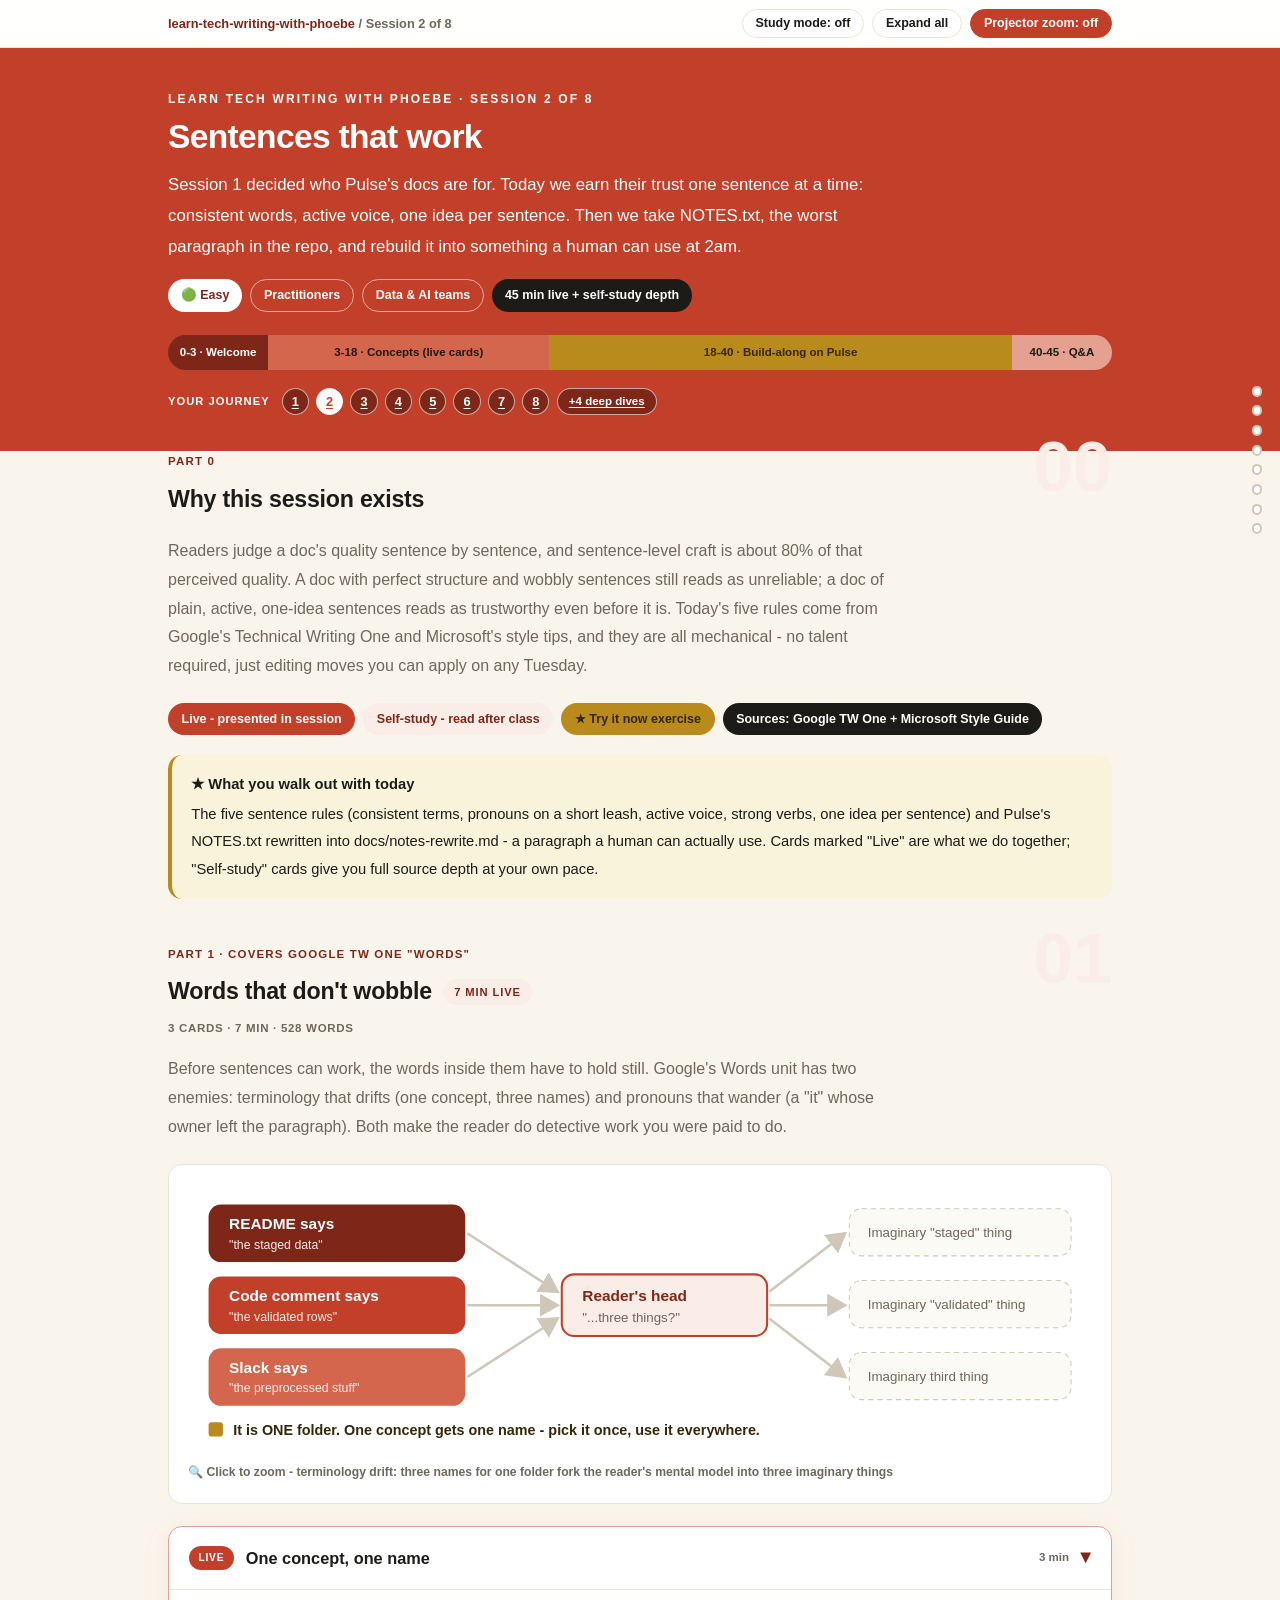
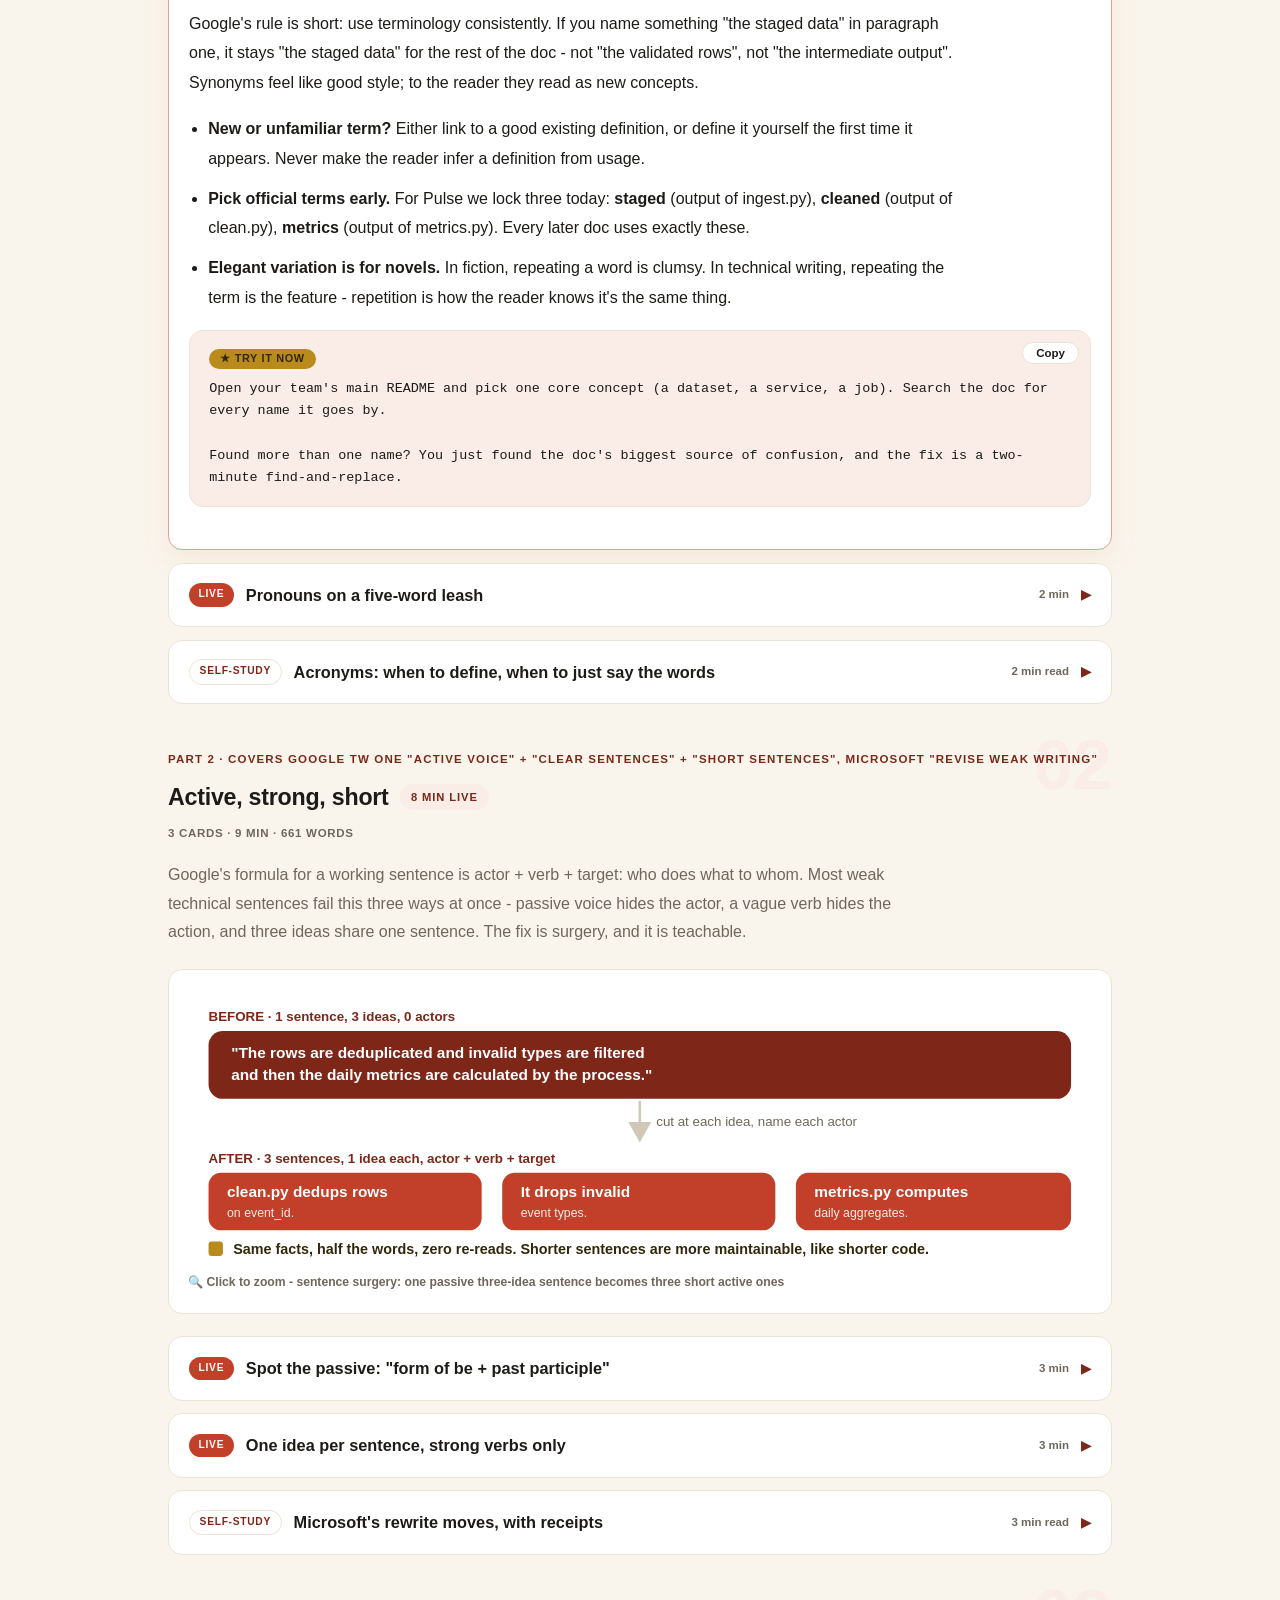
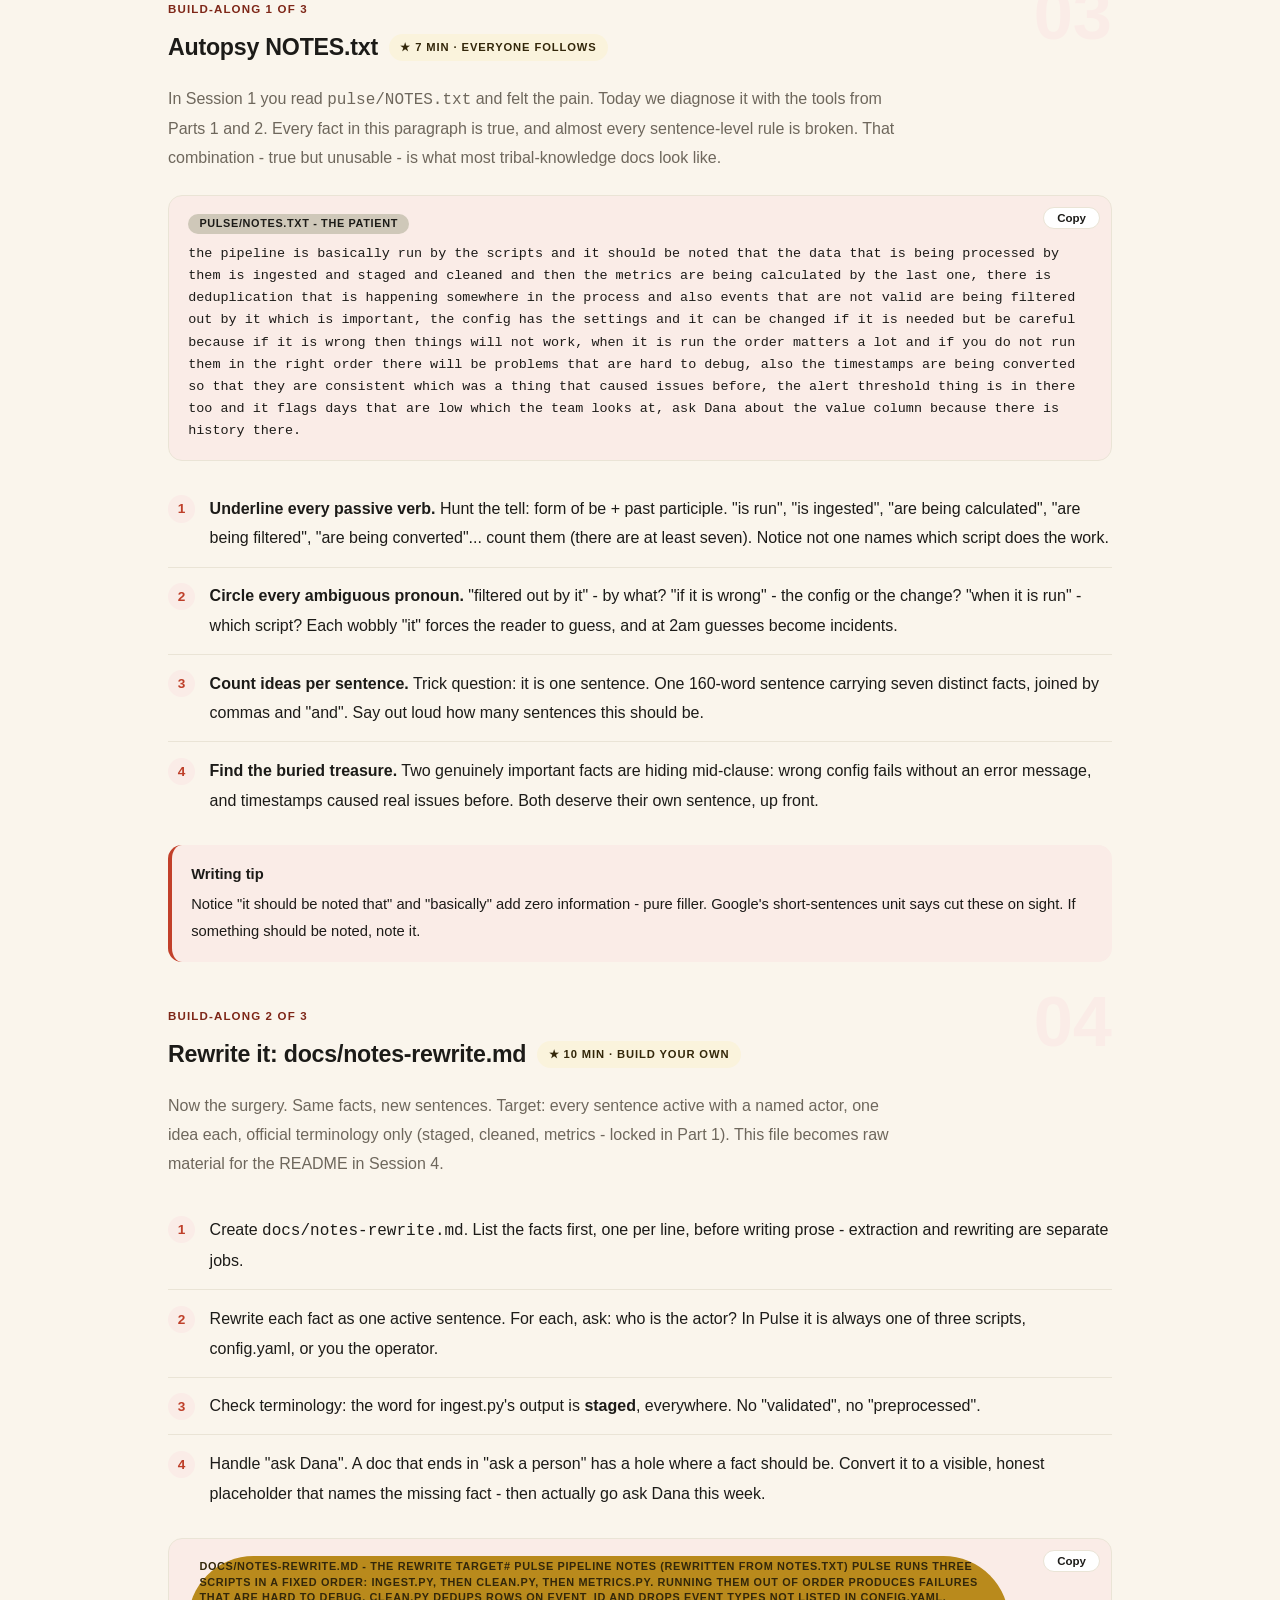
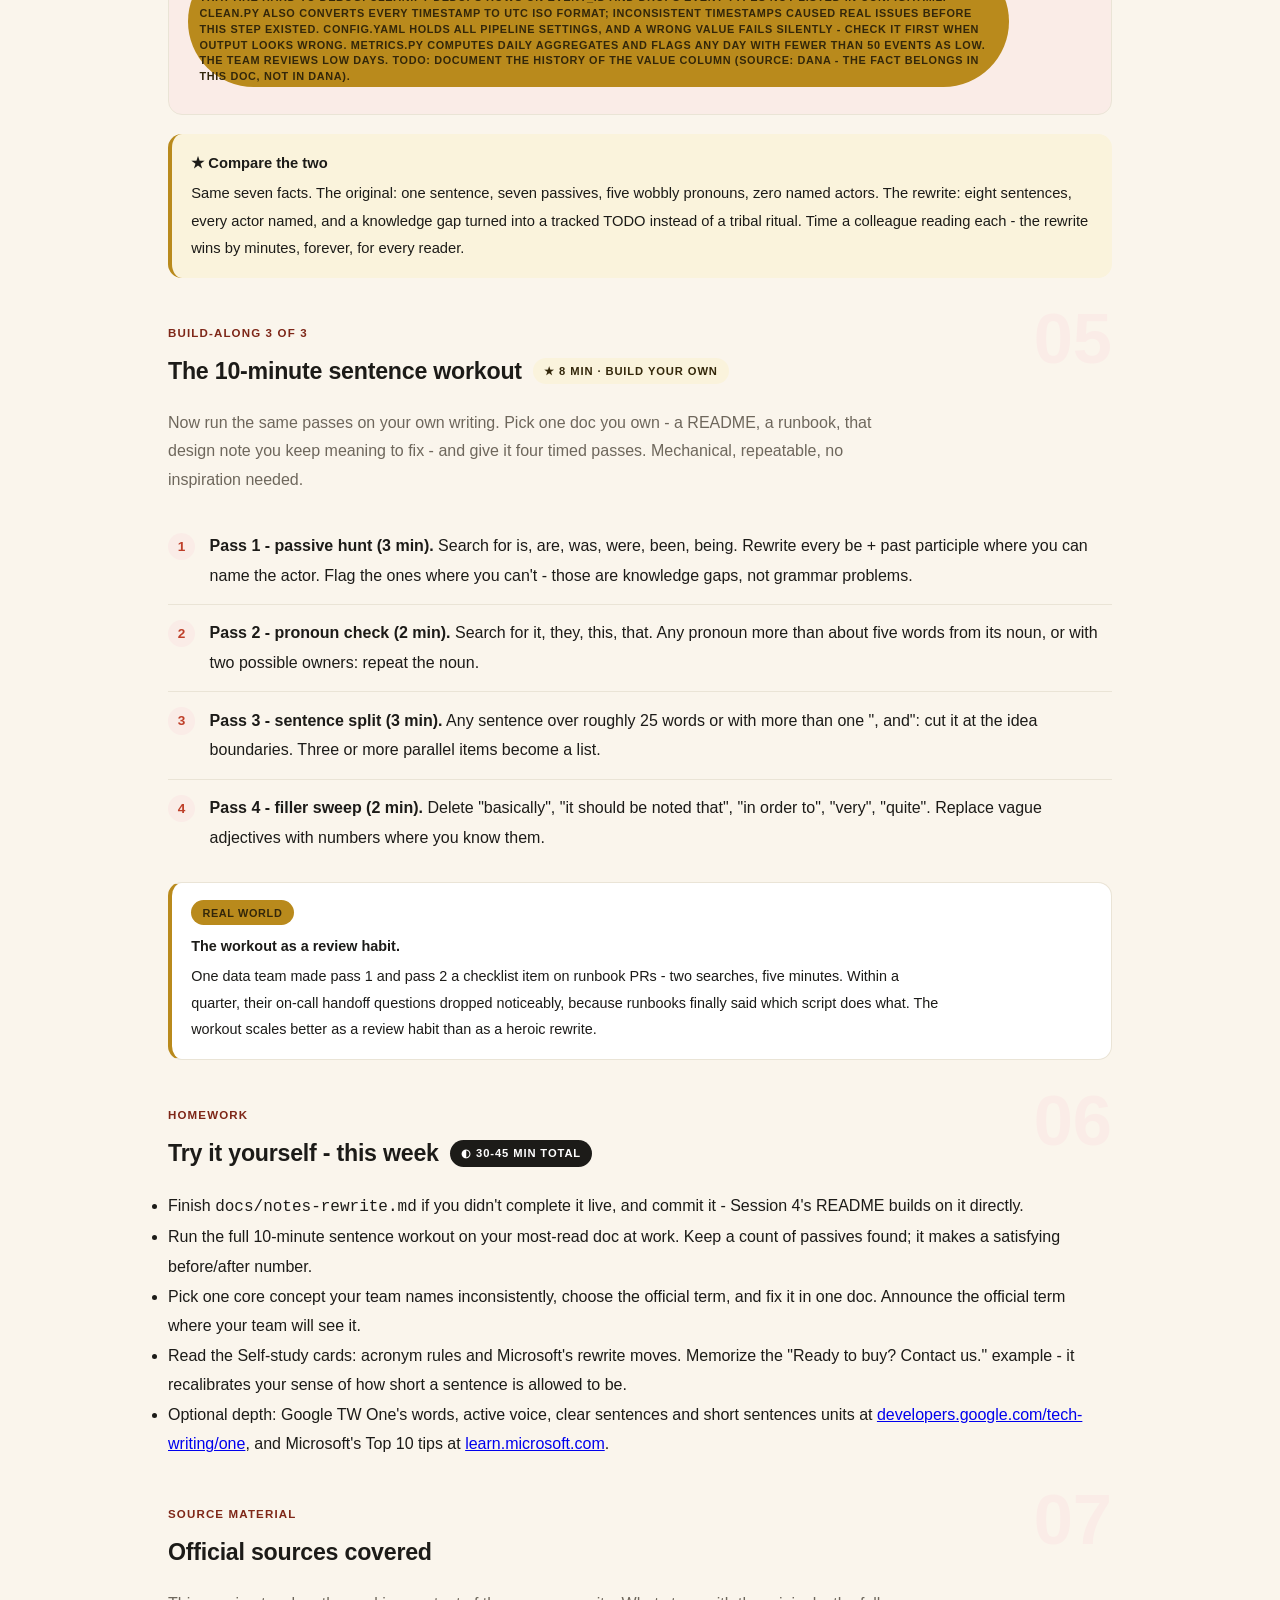
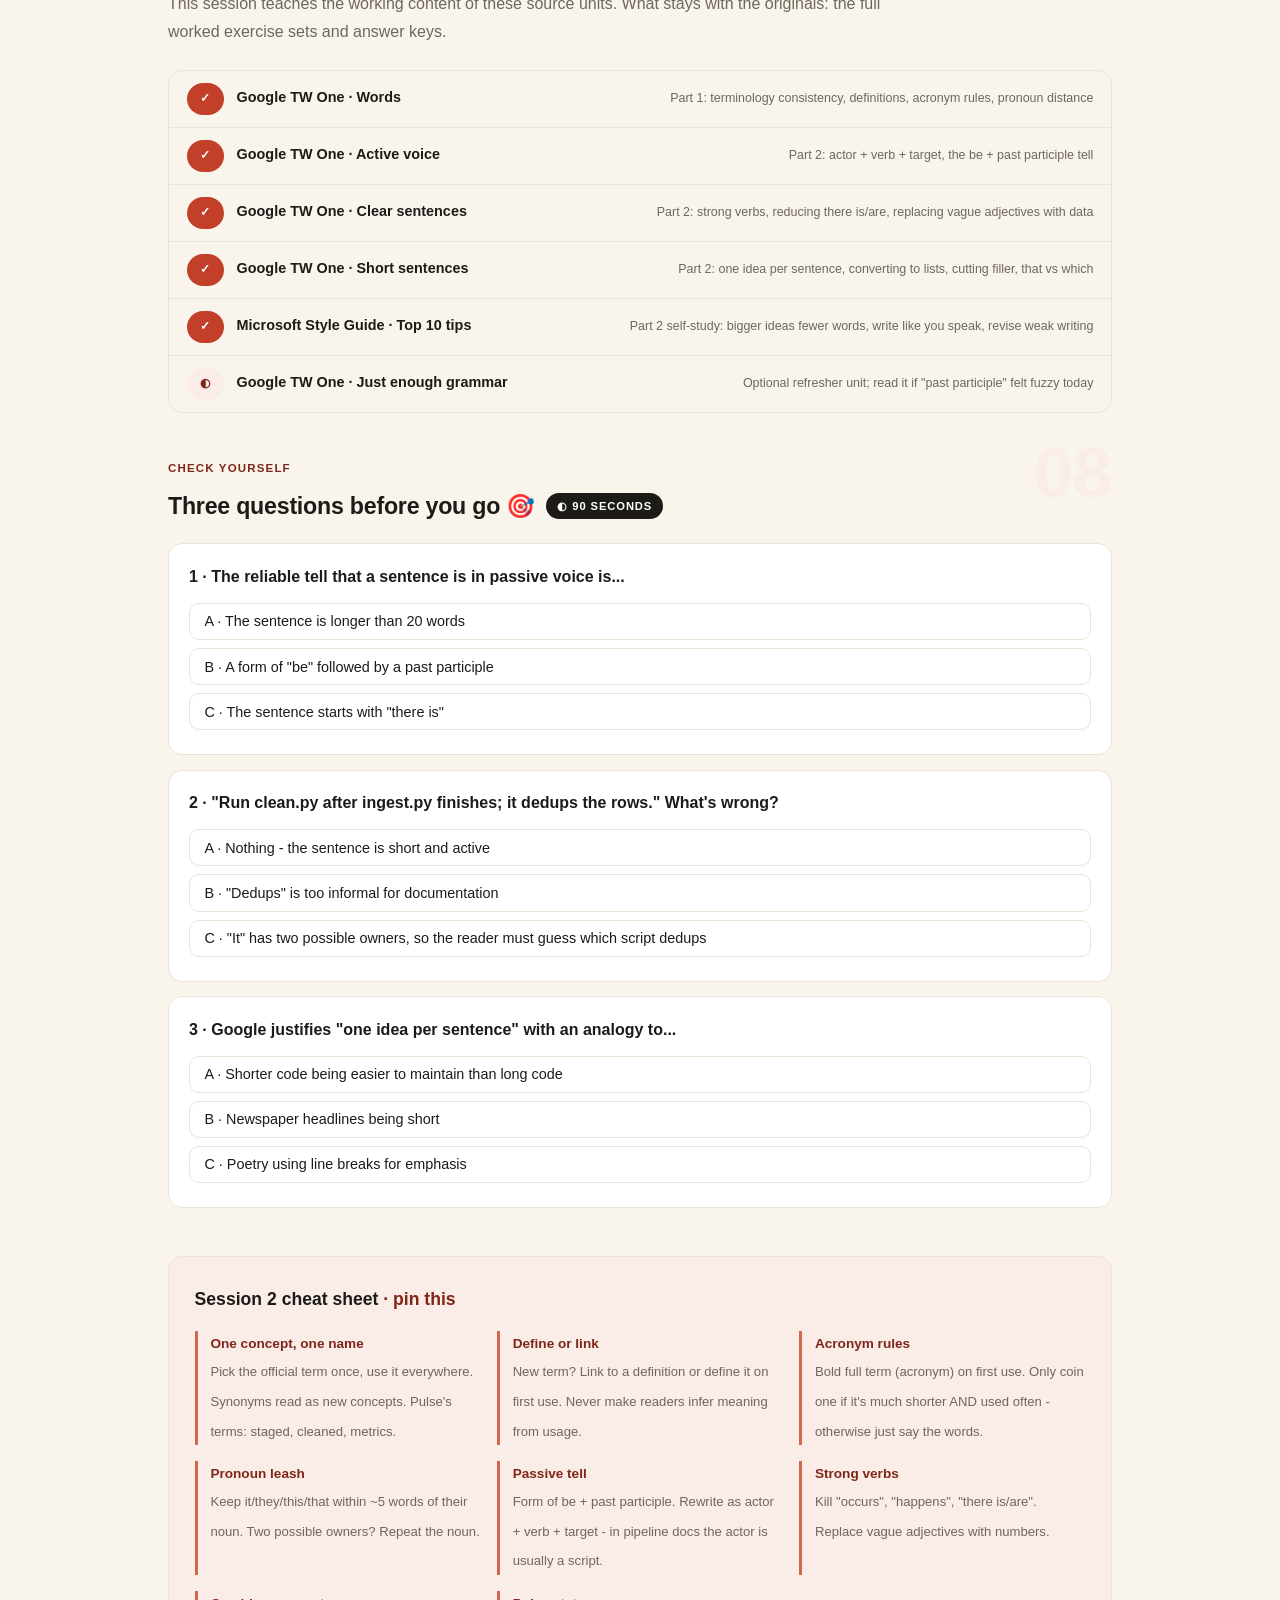
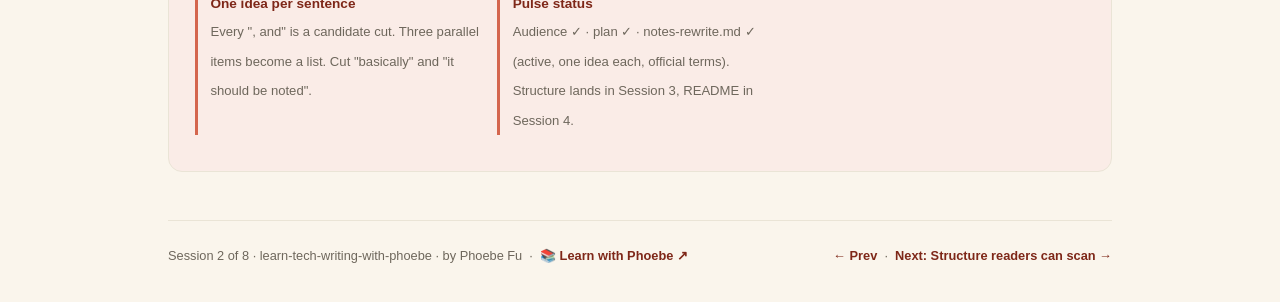
<file: courses/02-sentences-that-work.html>
<!DOCTYPE html>
<html lang="en">
<head>
<meta charset="UTF-8">
<meta name="viewport" content="width=device-width, initial-scale=1.0">
<!-- social:start -->
<meta name="description" content="Readers judge a doc&#x27;s quality sentence by sentence, and sentence-level craft is about 80% of that perceived quality. A doc with perfect structure and wobbly sentences still reads as...">
<meta property="og:type" content="article">
<meta property="og:site_name" content="Learn with Phoebe">
<meta property="og:title" content="Sentences that work - learn tech writing with phoebe">
<meta property="og:description" content="Readers judge a doc&#x27;s quality sentence by sentence, and sentence-level craft is about 80% of that perceived quality. A doc with perfect structure and wobbly sentences still reads as...">
<meta property="og:url" content="https://phoebefu6.github.io/learn-tech-writing-with-phoebe/courses/02-sentences-that-work.html">
<meta property="og:image" content="https://phoebefu6.github.io/learn-tech-writing-with-phoebe/assets/og-cover.png">
<meta property="og:image:width" content="1200">
<meta property="og:image:height" content="630">
<meta name="twitter:card" content="summary_large_image">
<meta name="twitter:title" content="Sentences that work - learn tech writing with phoebe">
<meta name="twitter:description" content="Readers judge a doc&#x27;s quality sentence by sentence, and sentence-level craft is about 80% of that perceived quality. A doc with perfect structure and wobbly sentences still reads as...">
<meta name="twitter:image" content="https://phoebefu6.github.io/learn-tech-writing-with-phoebe/assets/og-cover.png">
<!-- social:end -->
<title>Session 2 · Sentences that work - learn tech writing with phoebe</title>
<link rel="stylesheet" href="../assets/style.css?v=27">
</head>
<body>

<div class="toolbar">
  <div class="wrap">
    <span class="crumb"><a href="../index.html">learn-tech-writing-with-phoebe</a> / Session 2 of 8</span>
    <button class="btn" id="toggle-all" type="button">Expand all</button>
    <button class="btn primary" id="zoom-toggle" type="button">Projector zoom: off</button>
  </div>
</div>

<header class="masthead">
  <div class="wrap">
    <div class="eyebrow">Learn Tech Writing with Phoebe · Session 2 of 8</div>
    <h1>Sentences <span class="accent">that work</span></h1>
    <p class="sub">Session 1 decided who Pulse's docs are for. Today we earn their trust one sentence at a time: consistent words, active voice, one idea per sentence. Then we take NOTES.txt, the worst paragraph in the repo, and rebuild it into something a human can use at 2am.</p>
    <div class="chip-row">
      <span class="chip level">🟢 Easy</span>
      <span class="chip audience">Practitioners</span>
      <span class="chip audience">Data &amp; AI teams</span>
      <span class="chip time">45 min live + self-study depth</span>
    </div>
    <div class="agenda">
      <span class="a1" style="flex:1">0-3 · Welcome</span>
      <span class="a2" style="flex:3">3-18 · Concepts (live cards)</span>
      <span class="a3" style="flex:5">18-40 · Build-along on Pulse</span>
      <span class="a4" style="flex:1">40-45 · Q&amp;A</span>
    </div>
  </div>
</header>

<main class="wrap">

  <!-- ============ INTRO ============ -->
  <section class="section" id="intro">
    <div class="section-kicker">
      <span class="klabel">Part 0</span>
      <h2>Why this session exists</h2>
    </div>
    <p class="lede">Readers judge a doc's quality sentence by sentence, and sentence-level craft is about 80% of that perceived quality. A doc with perfect structure and wobbly sentences still reads as unreliable; a doc of plain, active, one-idea sentences reads as trustworthy even before it is. Today's five rules come from Google's Technical Writing One and Microsoft's style tips, and they are all mechanical - no talent required, just editing moves you can apply on any Tuesday.</p>
    <div class="legend">
      <span class="pill solid">Live - presented in session</span>
      <span class="pill light">Self-study - read after class</span>
      <span class="pill peach">★ Try it now exercise</span>
      <span class="pill inkpill">Sources: Google TW One + Microsoft Style Guide</span>
    </div>
    <div class="callout win">
      <strong>★ What you walk out with today</strong>
      The five sentence rules (consistent terms, pronouns on a short leash, active voice, strong verbs, one idea per sentence) and Pulse's NOTES.txt rewritten into docs/notes-rewrite.md - a paragraph a human can actually use. Cards marked "Live" are what we do together; "Self-study" cards give you full source depth at your own pace.
    </div>
  </section>

  <!-- ============ PART 1: WORDS ============ -->
  <section class="section" id="words">
    <div class="section-kicker">
      <span class="klabel">Part 1 · covers Google TW One "Words"</span>
      <h2>Words that don't wobble <span class="tag concept">7 min live</span></h2>
    </div>
    <p class="lede">Before sentences can work, the words inside them have to hold still. Google's Words unit has two enemies: terminology that drifts (one concept, three names) and pronouns that wander (a "it" whose owner left the paragraph). Both make the reader do detective work you were paid to do.</p>

    <figure class="zoomable">
      <svg viewBox="0 0 880 260" xmlns="http://www.w3.org/2000/svg" role="img" aria-label="Terminology drift: the same folder called staged, validated and preprocessed in three places, forking the reader's mental model into three imaginary things">
        <style>
          .s2aT { font: 700 15px Inter, sans-serif; fill: #FFFFFF; }
          .s2aS { font: 400 12px Inter, sans-serif; fill: #FAECE7; }
          .s2aG { font: 700 15px Inter, sans-serif; fill: #7E2718; }
          .s2aX { font: 400 13px Inter, sans-serif; fill: #6E675C; }
          .s2aN { font: 600 14px Inter, sans-serif; fill: #33270A; }
        </style>
        <defs>
          <marker id="s2Ah" markerWidth="9" markerHeight="9" refX="7" refY="4.5" orient="auto">
            <path d="M0,0 L8,4.5 L0,9 z" fill="#CFC8B9"/>
          </marker>
        </defs>
        <rect x="20" y="20" width="250" height="56" rx="12" fill="#7E2718"/>
        <text class="s2aT" x="40" y="44">README says</text>
        <text class="s2aS" x="40" y="63">"the staged data"</text>
        <rect x="20" y="90" width="250" height="56" rx="12" fill="#C2402A"/>
        <text class="s2aT" x="40" y="114">Code comment says</text>
        <text class="s2aS" x="40" y="133">"the validated rows"</text>
        <rect x="20" y="160" width="250" height="56" rx="12" fill="#D4664E"/>
        <text class="s2aT" x="40" y="184">Slack says</text>
        <text class="s2aS" x="40" y="203">"the preprocessed stuff"</text>
        <line x1="272" y1="48" x2="360" y2="105" stroke="#CFC8B9" stroke-width="2.5" marker-end="url(#s2Ah)"/>
        <line x1="272" y1="118" x2="360" y2="118" stroke="#CFC8B9" stroke-width="2.5" marker-end="url(#s2Ah)"/>
        <line x1="272" y1="188" x2="360" y2="131" stroke="#CFC8B9" stroke-width="2.5" marker-end="url(#s2Ah)"/>
        <rect x="364" y="88" width="200" height="60" rx="12" fill="#FAECE7" stroke="#C2402A" stroke-width="2"/>
        <text class="s2aG" x="384" y="114">Reader's head</text>
        <text class="s2aX" x="384" y="134">"...three things?"</text>
        <line x1="566" y1="105" x2="640" y2="48" stroke="#CFC8B9" stroke-width="2.5" marker-end="url(#s2Ah)"/>
        <line x1="566" y1="118" x2="640" y2="118" stroke="#CFC8B9" stroke-width="2.5" marker-end="url(#s2Ah)"/>
        <line x1="566" y1="131" x2="640" y2="188" stroke="#CFC8B9" stroke-width="2.5" marker-end="url(#s2Ah)"/>
        <rect x="644" y="24" width="216" height="46" rx="12" fill="#FCFAF4" stroke="#CFC8B9" stroke-dasharray="5 4"/>
        <text class="s2aX" x="662" y="52">Imaginary "staged" thing</text>
        <rect x="644" y="94" width="216" height="46" rx="12" fill="#FCFAF4" stroke="#CFC8B9" stroke-dasharray="5 4"/>
        <text class="s2aX" x="662" y="122">Imaginary "validated" thing</text>
        <rect x="644" y="164" width="216" height="46" rx="12" fill="#FCFAF4" stroke="#CFC8B9" stroke-dasharray="5 4"/>
        <text class="s2aX" x="662" y="192">Imaginary third thing</text>
        <rect x="20" y="232" width="14" height="14" rx="3" fill="#B98A1C"/>
        <text class="s2aN" x="44" y="244">It is ONE folder. One concept gets one name - pick it once, use it everywhere.</text>
      </svg>
      <figcaption>🔍 Click to zoom - terminology drift: three names for one folder fork the reader's mental model into three imaginary things</figcaption>
    </figure>

    <details class="card" open>
      <summary><span class="mode live">Live</span>One concept, one name<span class="mini">3 min</span><span class="caret">▶</span></summary>
      <div class="body">
        <p>Google's rule is short: use terminology consistently. If you name something "the staged data" in paragraph one, it stays "the staged data" for the rest of the doc - not "the validated rows", not "the intermediate output". Synonyms feel like good style; to the reader they read as new concepts.</p>
        <ul>
          <li><strong>New or unfamiliar term?</strong> Either link to a good existing definition, or define it yourself the first time it appears. Never make the reader infer a definition from usage.</li>
          <li><strong>Pick official terms early.</strong> For Pulse we lock three today: <strong>staged</strong> (output of ingest.py), <strong>cleaned</strong> (output of clean.py), <strong>metrics</strong> (output of metrics.py). Every later doc uses exactly these.</li>
          <li><strong>Elegant variation is for novels.</strong> In fiction, repeating a word is clumsy. In technical writing, repeating the term is the feature - repetition is how the reader knows it's the same thing.</li>
        </ul>
        <div class="prompt-box good"><span class="label">★ Try it now</span>Open your team's main README and pick one core concept (a dataset, a service, a job). Search the doc for every name it goes by.

Found more than one name? You just found the doc's biggest source of confusion, and the fix is a two-minute find-and-replace.</div>
      </div>
    </details>

    <details class="card">
      <summary><span class="mode live">Live</span>Pronouns on a five-word leash<span class="mini">2 min</span><span class="caret">▶</span></summary>
      <div class="body">
        <p>Pronouns are pointers, and like pointers they dangle. Google's guidance: keep a pronoun within about five words of the noun it stands for, and if anything ambiguous could grab the reference, repeat the noun instead.</p>
        <ul>
          <li><strong>The ~5 word rule.</strong> "Run clean.py after ingest.py finishes; it dedups the rows" - which script is "it"? Two nouns are in range, so the pronoun wobbles. Write "clean.py dedups the rows".</li>
          <li><strong>Watch it, they, this, that.</strong> These four cause most of the damage. "This is important" - what is? Google's fix: put a noun after this or that ("this filter step is important").</li>
          <li><strong>When in doubt, repeat the noun.</strong> Repeating "clean.py" three times in a paragraph costs nothing. One ambiguous "it" costs a re-read, or worse, a wrong command at 2am.</li>
        </ul>
        <div class="callout example">
          <span class="ex-pill">Real world</span>
          <p><strong>The it that deleted a table.</strong> A runbook said "the job repopulates the table after the sync, so you can safely drop it." An on-call engineer read "it" as the table. It was the sync. The postmortem fix was one word: replace "it" with the noun. Pronoun discipline is an incident-prevention technique, not a style preference.</p>
        </div>
      </div>
    </details>

    <details class="card">
      <summary><span class="mode self">Self-study</span>Acronyms: when to define, when to just say the words<span class="mini">2 min read</span><span class="caret">▶</span></summary>
      <div class="body">
        <p>Google's acronym rules are more restrictive than most people expect, and they save readers real effort:</p>
        <ul>
          <li><strong>On first use,</strong> spell out the full term in bold with the acronym in parentheses: "<strong>directed acyclic graph (DAG)</strong>". After that, use only the acronym - do not flip between the two.</li>
          <li><strong>Only introduce an acronym at all</strong> if it is significantly shorter than the full term AND appears many times in the doc. An acronym used twice is a puzzle, not a shortcut - just write the words.</li>
          <li><strong>Remember the cost model.</strong> Every acronym makes the reader run a tiny mental lookup on each occurrence. Familiar ones (CSV, API) are free for your audience; team-invented ones (PMDQ, the "pipeline metrics daily quality" job) are not.</li>
        </ul>
        <div class="callout tip">
          <strong>Writing tip</strong>
          Your audience statement from Session 1 decides which acronyms are free. For Pulse's primary audience (a new data analyst), CSV and UTC need no definition; anything invented inside your team does.
        </div>
      </div>
    </details>
  </section>

  <!-- ============ PART 2: ACTIVE, STRONG, SHORT ============ -->
  <section class="section" id="active">
    <div class="section-kicker">
      <span class="klabel">Part 2 · covers Google TW One "Active voice" + "Clear sentences" + "Short sentences", Microsoft "Revise weak writing"</span>
      <h2>Active, strong, short <span class="tag concept">8 min live</span></h2>
    </div>
    <p class="lede">Google's formula for a working sentence is actor + verb + target: who does what to whom. Most weak technical sentences fail this three ways at once - passive voice hides the actor, a vague verb hides the action, and three ideas share one sentence. The fix is surgery, and it is teachable.</p>

    <figure class="zoomable">
      <svg viewBox="0 0 880 265" xmlns="http://www.w3.org/2000/svg" role="img" aria-label="Sentence surgery: one long passive sentence carrying three ideas is cut into three short active sentences, one idea each">
        <style>
          .s2bT { font: 700 15px Inter, sans-serif; fill: #FFFFFF; }
          .s2bS { font: 400 12px Inter, sans-serif; fill: #FAECE7; }
          .s2bH { font: 700 13px Inter, sans-serif; fill: #7E2718; }
          .s2bX { font: 400 13px Inter, sans-serif; fill: #6E675C; }
          .s2bN { font: 600 14px Inter, sans-serif; fill: #33270A; }
        </style>
        <defs>
          <marker id="s2Bh" markerWidth="9" markerHeight="9" refX="7" refY="4.5" orient="auto">
            <path d="M0,0 L8,4.5 L0,9 z" fill="#CFC8B9"/>
          </marker>
        </defs>
        <text class="s2bH" x="20" y="30">BEFORE · 1 sentence, 3 ideas, 0 actors</text>
        <rect x="20" y="40" width="840" height="66" rx="14" fill="#7E2718"/>
        <text class="s2bT" x="42" y="66">"The rows are deduplicated and invalid types are filtered</text>
        <text class="s2bT" x="42" y="88">and then the daily metrics are calculated by the process."</text>
        <line x1="440" y1="108" x2="440" y2="146" stroke="#CFC8B9" stroke-width="2.5" marker-end="url(#s2Bh)"/>
        <text class="s2bX" x="456" y="132">cut at each idea, name each actor</text>
        <text class="s2bH" x="20" y="168">AFTER · 3 sentences, 1 idea each, actor + verb + target</text>
        <rect x="20" y="178" width="266" height="56" rx="12" fill="#C2402A"/>
        <text class="s2bT" x="38" y="202">clean.py dedups rows</text>
        <text class="s2bS" x="38" y="221">on event_id.</text>
        <rect x="306" y="178" width="266" height="56" rx="12" fill="#C2402A"/>
        <text class="s2bT" x="324" y="202">It drops invalid</text>
        <text class="s2bS" x="324" y="221">event types.</text>
        <rect x="592" y="178" width="268" height="56" rx="12" fill="#C2402A"/>
        <text class="s2bT" x="610" y="202">metrics.py computes</text>
        <text class="s2bS" x="610" y="221">daily aggregates.</text>
        <rect x="20" y="245" width="14" height="14" rx="3" fill="#B98A1C"/>
        <text class="s2bN" x="44" y="257">Same facts, half the words, zero re-reads. Shorter sentences are more maintainable, like shorter code.</text>
      </svg>
      <figcaption>🔍 Click to zoom - sentence surgery: one passive three-idea sentence becomes three short active ones</figcaption>
    </figure>

    <details class="card">
      <summary><span class="mode live">Live</span>Spot the passive: "form of be + past participle"<span class="mini">3 min</span><span class="caret">▶</span></summary>
      <div class="body">
        <p>You don't need grammar school to find passive voice - you need one pattern. Passive verbs are a form of <em>be</em> (is, are, was, were, been, being) plus a past participle (usually a verb ending in -ed or -en). Find that pattern, and you've found a sentence hiding its actor.</p>
        <table class="clean">
          <thead><tr><th>Passive (be + past participle)</th><th>Active (actor + verb + target)</th></tr></thead>
          <tbody>
            <tr><td>"The rows <em>are dropped</em> if event_id is missing."</td><td>"ingest.py drops rows that are missing event_id."</td></tr>
            <tr><td>"Timestamps <em>are converted</em> to UTC."</td><td>"clean.py converts timestamps to UTC."</td></tr>
            <tr><td>"Low days <em>are flagged</em>."</td><td>"metrics.py flags days with fewer than 50 events as LOW."</td></tr>
          </tbody>
        </table>
        <p>Notice what the active versions add for free: the actor. In pipeline docs the actor is usually a specific script, and naming it answers the reader's next question ("which script do I look at?") before they ask it. Active is also shorter - the passive tax is roughly two words per sentence, forever.</p>
        <div class="prompt-box good"><span class="label">★ Try it now</span>Grep your last runbook or README for these six words: is, are, was, were, been, being.

Check each hit: is it followed by a past participle? If yes, ask "who actually does this?" - and if you know the answer, rewrite with the actor first. If you DON'T know the answer, you just found a real knowledge gap wearing a grammar costume.</div>
      </div>
    </details>

    <details class="card">
      <summary><span class="mode live">Live</span>One idea per sentence, strong verbs only<span class="mini">3 min</span><span class="caret">▶</span></summary>
      <div class="body">
        <p>Google draws the analogy explicitly: shorter code is more maintainable, and so are shorter sentences. Each sentence should carry exactly one idea; when a sentence carries a list of things, convert it into an actual list (Session 3 goes deep on lists).</p>
        <ul>
          <li><strong>The comma-and test.</strong> Every ", and" in a long sentence is a candidate cut point. "ingest.py validates headers, and it drops bad rows, and it writes staged output" is three sentences wearing a trench coat.</li>
          <li><strong>Strong, specific verbs.</strong> "Occurs", "happens", "is done" are verb-shaped placeholders. "The dedup happens in clean.py" tells you less than "clean.py dedups rows on event_id" in the same breath. Weak verb + noun ("performs validation of") is one strong verb ("validates") in disguise.</li>
          <li><strong>Reduce "there is / there are".</strong> These openers bury the real subject. "There is a threshold that flags low days" becomes "metrics.py flags days below the threshold". The sentence starts doing work two words sooner.</li>
          <li><strong>Vague adjectives are unpaid promises.</strong> "Very fast", "quite large", "significantly better" - replace with the number. "Drops about 3% of rows" beats "drops some rows" in every audience.</li>
          <li><strong>That vs which, the US convention:</strong> <em>that</em> introduces a clause the sentence needs (restrictive, no comma); <em>which</em> plus a comma adds an aside the sentence survives without (nonrestrictive). "Rows that lack event_id are dropped" vs "config.yaml, which lives in the repo root, holds the settings."</li>
        </ul>
      </div>
    </details>

    <details class="card">
      <summary><span class="mode self">Self-study</span>Microsoft's rewrite moves, with receipts<span class="mini">3 min read</span><span class="caret">▶</span></summary>
      <div class="body">
        <p>Microsoft's Top 10 tips arrive at the same place as Google from the product-writing side, and their before/after pairs are worth memorizing verbatim:</p>
        <ul>
          <li><strong>"Use bigger ideas, fewer words."</strong> Their example: "If you're ready to purchase Office 365 for your organization, contact your Microsoft account representative." becomes "Ready to buy? Contact us." Same decision enabled, 80% fewer words.</li>
          <li><strong>"Write like you speak."</strong> Read your sentence aloud; if you'd never say it to a colleague at their desk, rewrite it until you would. Contractions are welcome - "don't" reads faster than "do not".</li>
          <li><strong>"Revise weak writing."</strong> Three concrete moves: start sentences with a verb where you can, cut "you can" openers, and avoid "there is / there are / there were". Their example: "You can access Office apps across your devices..." becomes "Store files online, access them from all your devices, and share them with coworkers." Every clause now starts with the action.</li>
          <li><strong>The shared consensus.</strong> Where Google and Microsoft agree, treat it as law: second person "you", active voice, present tense (avoid "will" for things that simply happen), US spelling, no unexplained jargon.</li>
        </ul>
        <div class="callout tip">
          <strong>Writing tip</strong>
          Present tense is underrated in pipeline docs. "The script will write staged output" quietly implies a future that might not arrive. "The script writes staged output" describes behavior. Reserve "will" for genuine futures, like deprecation dates.
        </div>
      </div>
    </details>
  </section>

  <!-- ============ DEMO 1 ============ -->
  <section class="section" id="demo-1">
    <div class="section-kicker">
      <span class="klabel">Build-along 1 of 3</span>
      <h2>Autopsy NOTES.txt <span class="tag demo">★ 7 min · everyone follows</span></h2>
    </div>
    <p class="lede">In Session 1 you read <code>pulse/NOTES.txt</code> and felt the pain. Today we diagnose it with the tools from Parts 1 and 2. Every fact in this paragraph is true, and almost every sentence-level rule is broken. That combination - true but unusable - is what most tribal-knowledge docs look like.</p>

    <div class="prompt-box bad"><span class="label">pulse/NOTES.txt - the patient</span>the pipeline is basically run by the scripts and it should be noted that the data that is being processed by them is ingested and staged and cleaned and then the metrics are being calculated by the last one, there is deduplication that is happening somewhere in the process and also events that are not valid are being filtered out by it which is important, the config has the settings and it can be changed if it is needed but be careful because if it is wrong then things will not work, when it is run the order matters a lot and if you do not run them in the right order there will be problems that are hard to debug, also the timestamps are being converted so that they are consistent which was a thing that caused issues before, the alert threshold thing is in there too and it flags days that are low which the team looks at, ask Dana about the value column because there is history there.</div>

    <div class="steps">
      <div class="step"><p><strong>Underline every passive verb.</strong> Hunt the tell: form of be + past participle. "is run", "is ingested", "are being calculated", "are being filtered", "are being converted"... count them (there are at least seven). Notice not one names which script does the work.</p></div>
      <div class="step"><p><strong>Circle every ambiguous pronoun.</strong> "filtered out by it" - by what? "if it is wrong" - the config or the change? "when it is run" - which script? Each wobbly "it" forces the reader to guess, and at 2am guesses become incidents.</p></div>
      <div class="step"><p><strong>Count ideas per sentence.</strong> Trick question: it is one sentence. One 160-word sentence carrying seven distinct facts, joined by commas and "and". Say out loud how many sentences this should be.</p></div>
      <div class="step"><p><strong>Find the buried treasure.</strong> Two genuinely important facts are hiding mid-clause: wrong config fails without an error message, and timestamps caused real issues before. Both deserve their own sentence, up front.</p></div>
    </div>

    <div class="callout tip">
      <strong>Writing tip</strong>
      Notice "it should be noted that" and "basically" add zero information - pure filler. Google's short-sentences unit says cut these on sight. If something should be noted, note it.
    </div>
  </section>

  <!-- ============ DEMO 2 ============ -->
  <section class="section" id="demo-2">
    <div class="section-kicker">
      <span class="klabel">Build-along 2 of 3</span>
      <h2>Rewrite it: docs/notes-rewrite.md <span class="tag demo">★ 10 min · build your own</span></h2>
    </div>
    <p class="lede">Now the surgery. Same facts, new sentences. Target: every sentence active with a named actor, one idea each, official terminology only (staged, cleaned, metrics - locked in Part 1). This file becomes raw material for the README in Session 4.</p>

    <div class="steps">
      <div class="step"><p>Create <code>docs/notes-rewrite.md</code>. List the facts first, one per line, before writing prose - extraction and rewriting are separate jobs.</p></div>
      <div class="step"><p>Rewrite each fact as one active sentence. For each, ask: who is the actor? In Pulse it is always one of three scripts, config.yaml, or you the operator.</p></div>
      <div class="step"><p>Check terminology: the word for ingest.py's output is <strong>staged</strong>, everywhere. No "validated", no "preprocessed".</p></div>
      <div class="step"><p>Handle "ask Dana". A doc that ends in "ask a person" has a hole where a fact should be. Convert it to a visible, honest placeholder that names the missing fact - then actually go ask Dana this week.</p></div>
    </div>

    <div class="prompt-box good"><span class="label">docs/notes-rewrite.md - the rewrite target</"># Pulse pipeline notes (rewritten from NOTES.txt)

Pulse runs three scripts in a fixed order: ingest.py, then clean.py, then metrics.py.
Running them out of order produces failures that are hard to debug.
clean.py dedups rows on event_id and drops event types not listed in config.yaml.
clean.py also converts every timestamp to UTC ISO format; inconsistent timestamps caused real issues before this step existed.
config.yaml holds all pipeline settings, and a wrong value fails silently - check it first when output looks wrong.
metrics.py computes daily aggregates and flags any day with fewer than 50 events as LOW.
The team reviews LOW days.

TODO: document the history of the value column (source: Dana - the fact belongs in this doc, not in Dana).</div>

    <div class="callout win">
      <strong>★ Compare the two</strong>
      Same seven facts. The original: one sentence, seven passives, five wobbly pronouns, zero named actors. The rewrite: eight sentences, every actor named, and a knowledge gap turned into a tracked TODO instead of a tribal ritual. Time a colleague reading each - the rewrite wins by minutes, forever, for every reader.
    </div>
  </section>

  <!-- ============ DEMO 3 ============ -->
  <section class="section" id="demo-3">
    <div class="section-kicker">
      <span class="klabel">Build-along 3 of 3</span>
      <h2>The 10-minute sentence workout <span class="tag demo">★ 8 min · build your own</span></h2>
    </div>
    <p class="lede">Now run the same passes on your own writing. Pick one doc you own - a README, a runbook, that design note you keep meaning to fix - and give it four timed passes. Mechanical, repeatable, no inspiration needed.</p>

    <div class="steps">
      <div class="step"><p><strong>Pass 1 - passive hunt (3 min).</strong> Search for is, are, was, were, been, being. Rewrite every be + past participle where you can name the actor. Flag the ones where you can't - those are knowledge gaps, not grammar problems.</p></div>
      <div class="step"><p><strong>Pass 2 - pronoun check (2 min).</strong> Search for it, they, this, that. Any pronoun more than about five words from its noun, or with two possible owners: repeat the noun.</p></div>
      <div class="step"><p><strong>Pass 3 - sentence split (3 min).</strong> Any sentence over roughly 25 words or with more than one ", and": cut it at the idea boundaries. Three or more parallel items become a list.</p></div>
      <div class="step"><p><strong>Pass 4 - filler sweep (2 min).</strong> Delete "basically", "it should be noted that", "in order to", "very", "quite". Replace vague adjectives with numbers where you know them.</p></div>
    </div>

    <div class="callout example">
      <span class="ex-pill">Real world</span>
      <p><strong>The workout as a review habit.</strong> One data team made pass 1 and pass 2 a checklist item on runbook PRs - two searches, five minutes. Within a quarter, their on-call handoff questions dropped noticeably, because runbooks finally said which script does what. The workout scales better as a review habit than as a heroic rewrite.</p>
    </div>
  </section>

  <!-- ============ HOMEWORK ============ -->
  <section class="section" id="exercise">
    <div class="section-kicker">
      <span class="klabel">Homework</span>
      <h2>Try it yourself - this week <span class="tag exercise">◐ 30-45 min total</span></h2>
    </div>
    <ul>
      <li>Finish <code>docs/notes-rewrite.md</code> if you didn't complete it live, and commit it - Session 4's README builds on it directly.</li>
      <li>Run the full 10-minute sentence workout on your most-read doc at work. Keep a count of passives found; it makes a satisfying before/after number.</li>
      <li>Pick one core concept your team names inconsistently, choose the official term, and fix it in one doc. Announce the official term where your team will see it.</li>
      <li>Read the Self-study cards: acronym rules and Microsoft's rewrite moves. Memorize the "Ready to buy? Contact us." example - it recalibrates your sense of how short a sentence is allowed to be.</li>
      <li>Optional depth: Google TW One's words, active voice, clear sentences and short sentences units at <a href="https://developers.google.com/tech-writing/one">developers.google.com/tech-writing/one</a>, and Microsoft's Top 10 tips at <a href="https://learn.microsoft.com/en-us/style-guide/top-10-tips-style-voice">learn.microsoft.com</a>.</li>
    </ul>
  </section>

  <!-- ============ SOURCES COVERED ============ -->
  <section class="section" id="official">
    <div class="section-kicker">
      <span class="klabel">Source material</span>
      <h2>Official sources covered</h2>
    </div>
    <p class="lede">This session teaches the working content of these source units. What stays with the originals: the full worked exercise sets and answer keys.</p>
    <div class="covered">
      <div class="covered-row"><span class="status pill solid">✓</span><span class="name">Google TW One · Words</span><span class="note">Part 1: terminology consistency, definitions, acronym rules, pronoun distance</span></div>
      <div class="covered-row"><span class="status pill solid">✓</span><span class="name">Google TW One · Active voice</span><span class="note">Part 2: actor + verb + target, the be + past participle tell</span></div>
      <div class="covered-row"><span class="status pill solid">✓</span><span class="name">Google TW One · Clear sentences</span><span class="note">Part 2: strong verbs, reducing there is/are, replacing vague adjectives with data</span></div>
      <div class="covered-row"><span class="status pill solid">✓</span><span class="name">Google TW One · Short sentences</span><span class="note">Part 2: one idea per sentence, converting to lists, cutting filler, that vs which</span></div>
      <div class="covered-row"><span class="status pill solid">✓</span><span class="name">Microsoft Style Guide · Top 10 tips</span><span class="note">Part 2 self-study: bigger ideas fewer words, write like you speak, revise weak writing</span></div>
      <div class="covered-row"><span class="status pill light">◐</span><span class="name">Google TW One · Just enough grammar</span><span class="note">Optional refresher unit; read it if "past participle" felt fuzzy today</span></div>
    </div>
  </section>

  <!-- ============ QUIZ ============ -->
  <section class="section" id="quiz">
    <div class="section-kicker">
      <span class="klabel">Check yourself</span>
      <h2>Three questions before you go 🎯 <span class="tag exercise">◐ 90 seconds</span></h2>
    </div>
    <div class="quiz-q" data-answer="1">
      <p class="qtext">1 · The reliable tell that a sentence is in passive voice is...</p>
      <button class="qopt" type="button">A · The sentence is longer than 20 words</button>
      <button class="qopt" type="button">B · A form of "be" followed by a past participle</button>
      <button class="qopt" type="button">C · The sentence starts with "there is"</button>
      <p class="qwhy">"Is dropped", "are being converted", "was flagged" - be + past participle is the pattern. Length and "there is" are separate (also fixable) problems.</p>
    </div>
    <div class="quiz-q" data-answer="2">
      <p class="qtext">2 · "Run clean.py after ingest.py finishes; it dedups the rows." What's wrong?</p>
      <button class="qopt" type="button">A · Nothing - the sentence is short and active</button>
      <button class="qopt" type="button">B · "Dedups" is too informal for documentation</button>
      <button class="qopt" type="button">C · "It" has two possible owners, so the reader must guess which script dedups</button>
      <p class="qwhy">Two script names sit within range of "it", so the pronoun wobbles. Google's fix: keep pronouns within about five words of one clear noun, or repeat the noun.</p>
    </div>
    <div class="quiz-q" data-answer="0">
      <p class="qtext">3 · Google justifies "one idea per sentence" with an analogy to...</p>
      <button class="qopt" type="button">A · Shorter code being easier to maintain than long code</button>
      <button class="qopt" type="button">B · Newspaper headlines being short</button>
      <button class="qopt" type="button">C · Poetry using line breaks for emphasis</button>
      <p class="qwhy">The analogy is straight from the short-sentences unit: sentences are like code, and shorter units are easier to read, maintain and debug.</p>
    </div>
    <p class="quiz-score"></p>
  </section>

  <!-- ============ CHEAT SHEET ============ -->
  <section class="cheat" id="cheatsheet">
    <h3>Session 2 cheat sheet <span>· pin this</span></h3>
    <div class="grid-2">
      <div class="cheat-item"><b>One concept, one name</b><span>Pick the official term once, use it everywhere. Synonyms read as new concepts. Pulse's terms: staged, cleaned, metrics.</span></div>
      <div class="cheat-item"><b>Define or link</b><span>New term? Link to a definition or define it on first use. Never make readers infer meaning from usage.</span></div>
      <div class="cheat-item"><b>Acronym rules</b><span>Bold full term (acronym) on first use. Only coin one if it's much shorter AND used often - otherwise just say the words.</span></div>
      <div class="cheat-item"><b>Pronoun leash</b><span>Keep it/they/this/that within ~5 words of their noun. Two possible owners? Repeat the noun.</span></div>
      <div class="cheat-item"><b>Passive tell</b><span>Form of be + past participle. Rewrite as actor + verb + target - in pipeline docs the actor is usually a script.</span></div>
      <div class="cheat-item"><b>Strong verbs</b><span>Kill "occurs", "happens", "there is/are". Replace vague adjectives with numbers.</span></div>
      <div class="cheat-item"><b>One idea per sentence</b><span>Every ", and" is a candidate cut. Three parallel items become a list. Cut "basically" and "it should be noted".</span></div>
      <div class="cheat-item"><b>Pulse status</b><span>Audience ✓ · plan ✓ · notes-rewrite.md ✓ (active, one idea each, official terms). Structure lands in Session 3, README in Session 4.</span></div>
    </div>
  </section>

  <footer class="pagefoot">
    <span>Session 2 of 8 · learn-tech-writing-with-phoebe · by Phoebe Fu &nbsp;·&nbsp; 📚 <a href="https://phoebefu6.github.io/learn-with-phoebe/">Learn with Phoebe ↗</a></span>
    <span><a href="01-why-docs-fail.html">← Prev</a> &nbsp;·&nbsp; <a href="03-structure-readers-scan.html">Next: Structure readers can scan →</a></span>
  </footer>

</main>

<script src="../assets/app.js?v=26"></script>
</body>
</html>
</file>
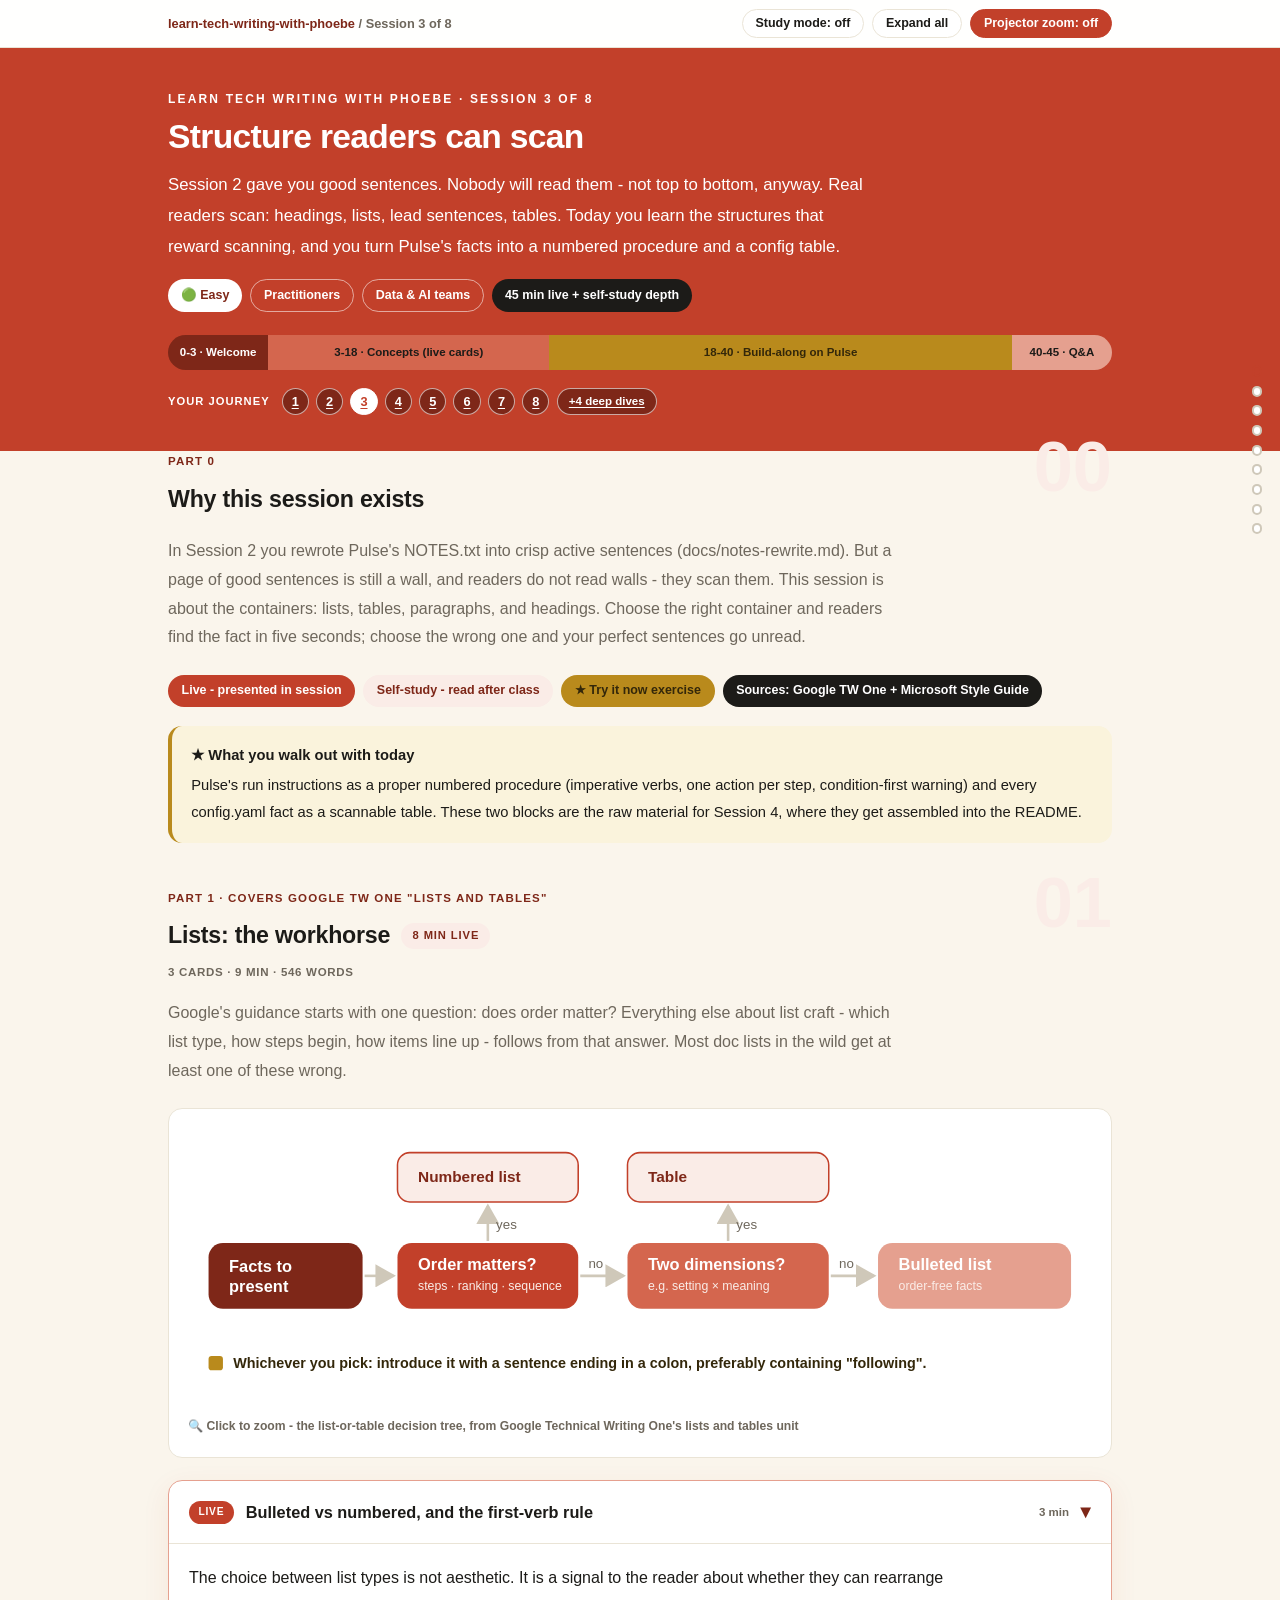
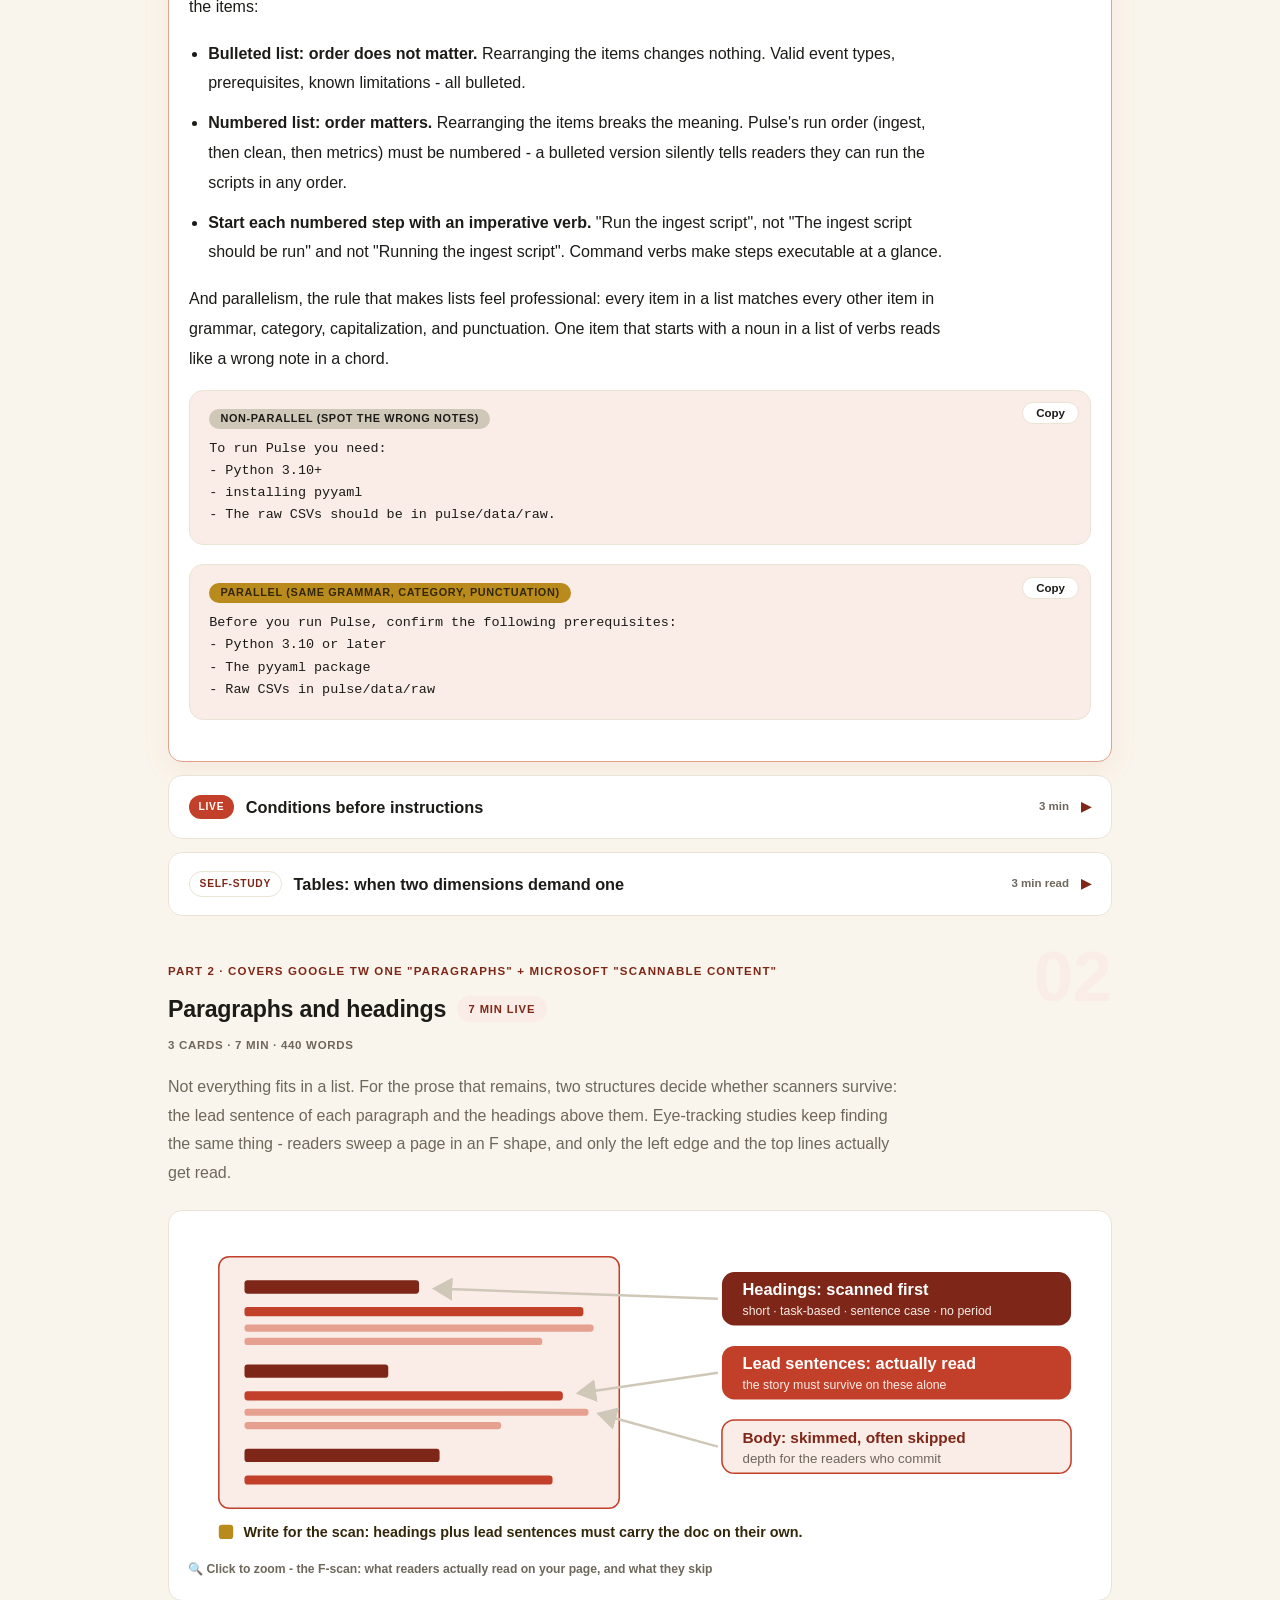
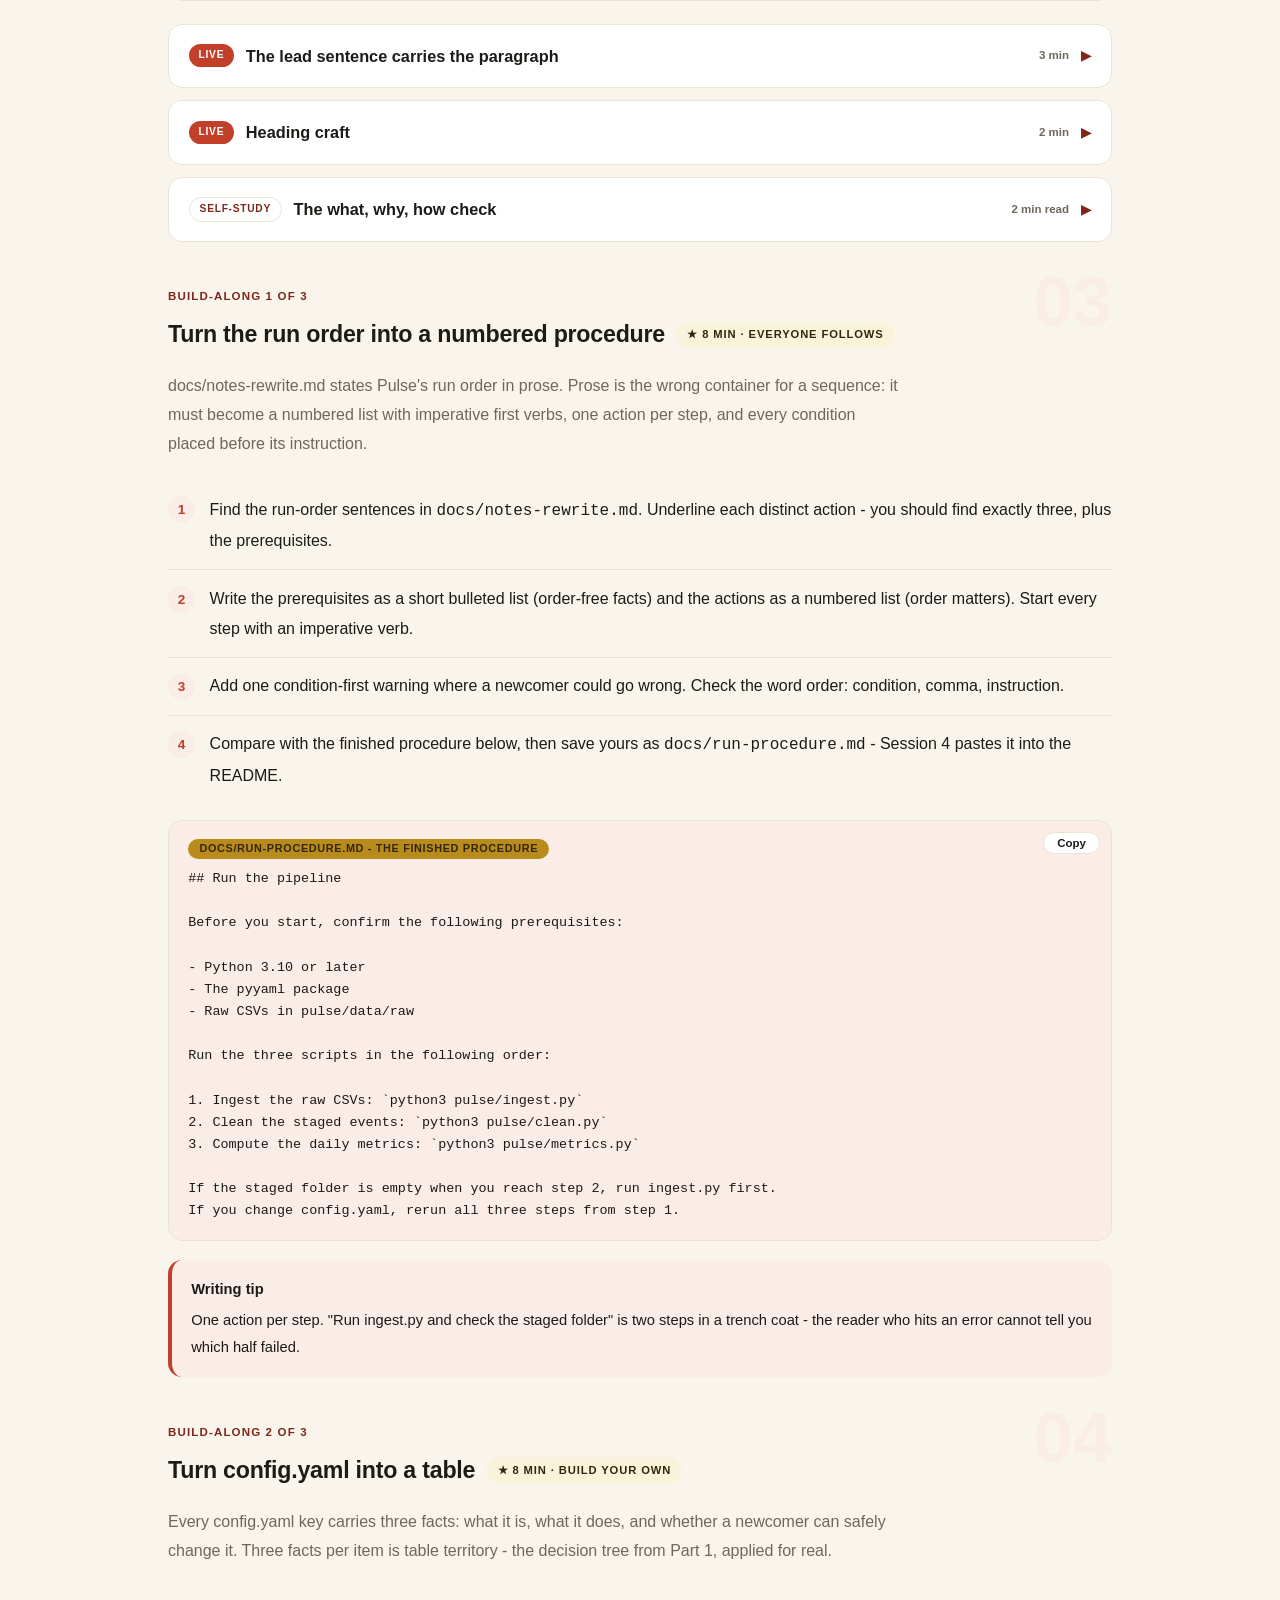
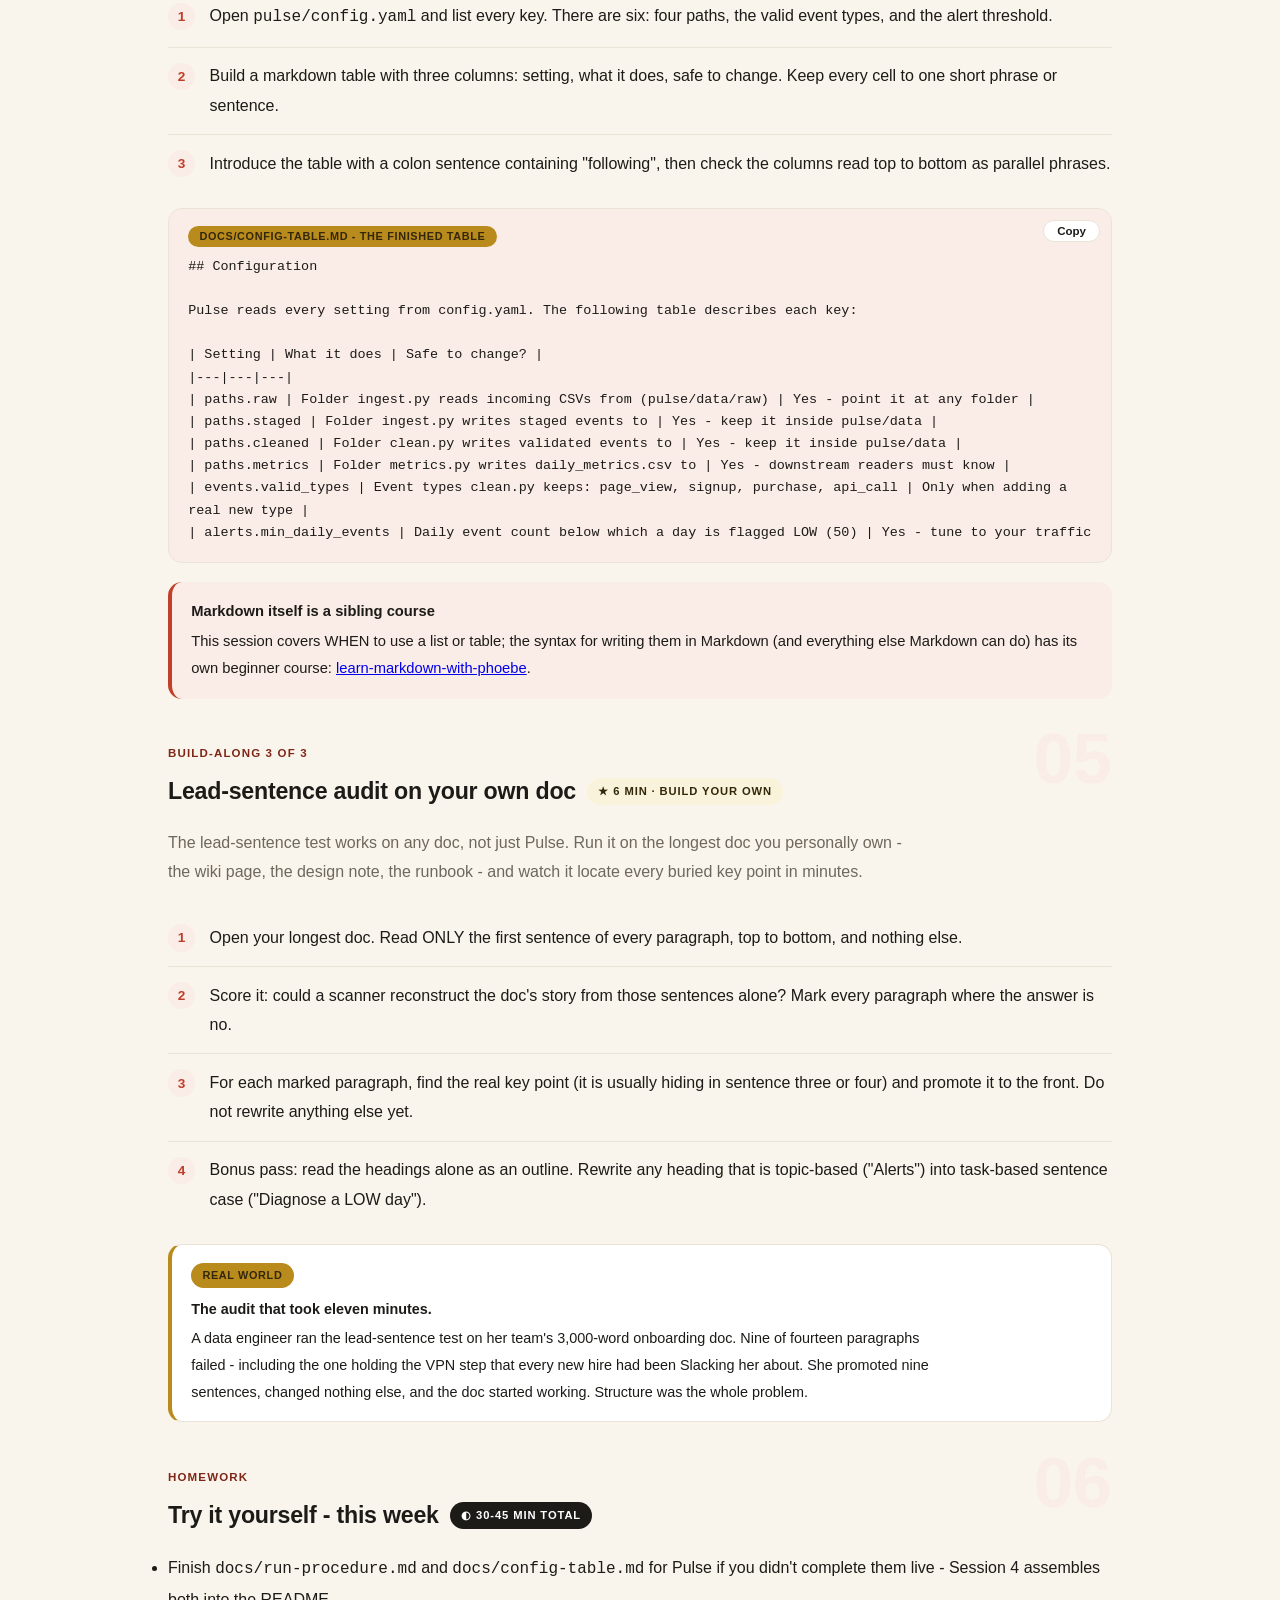
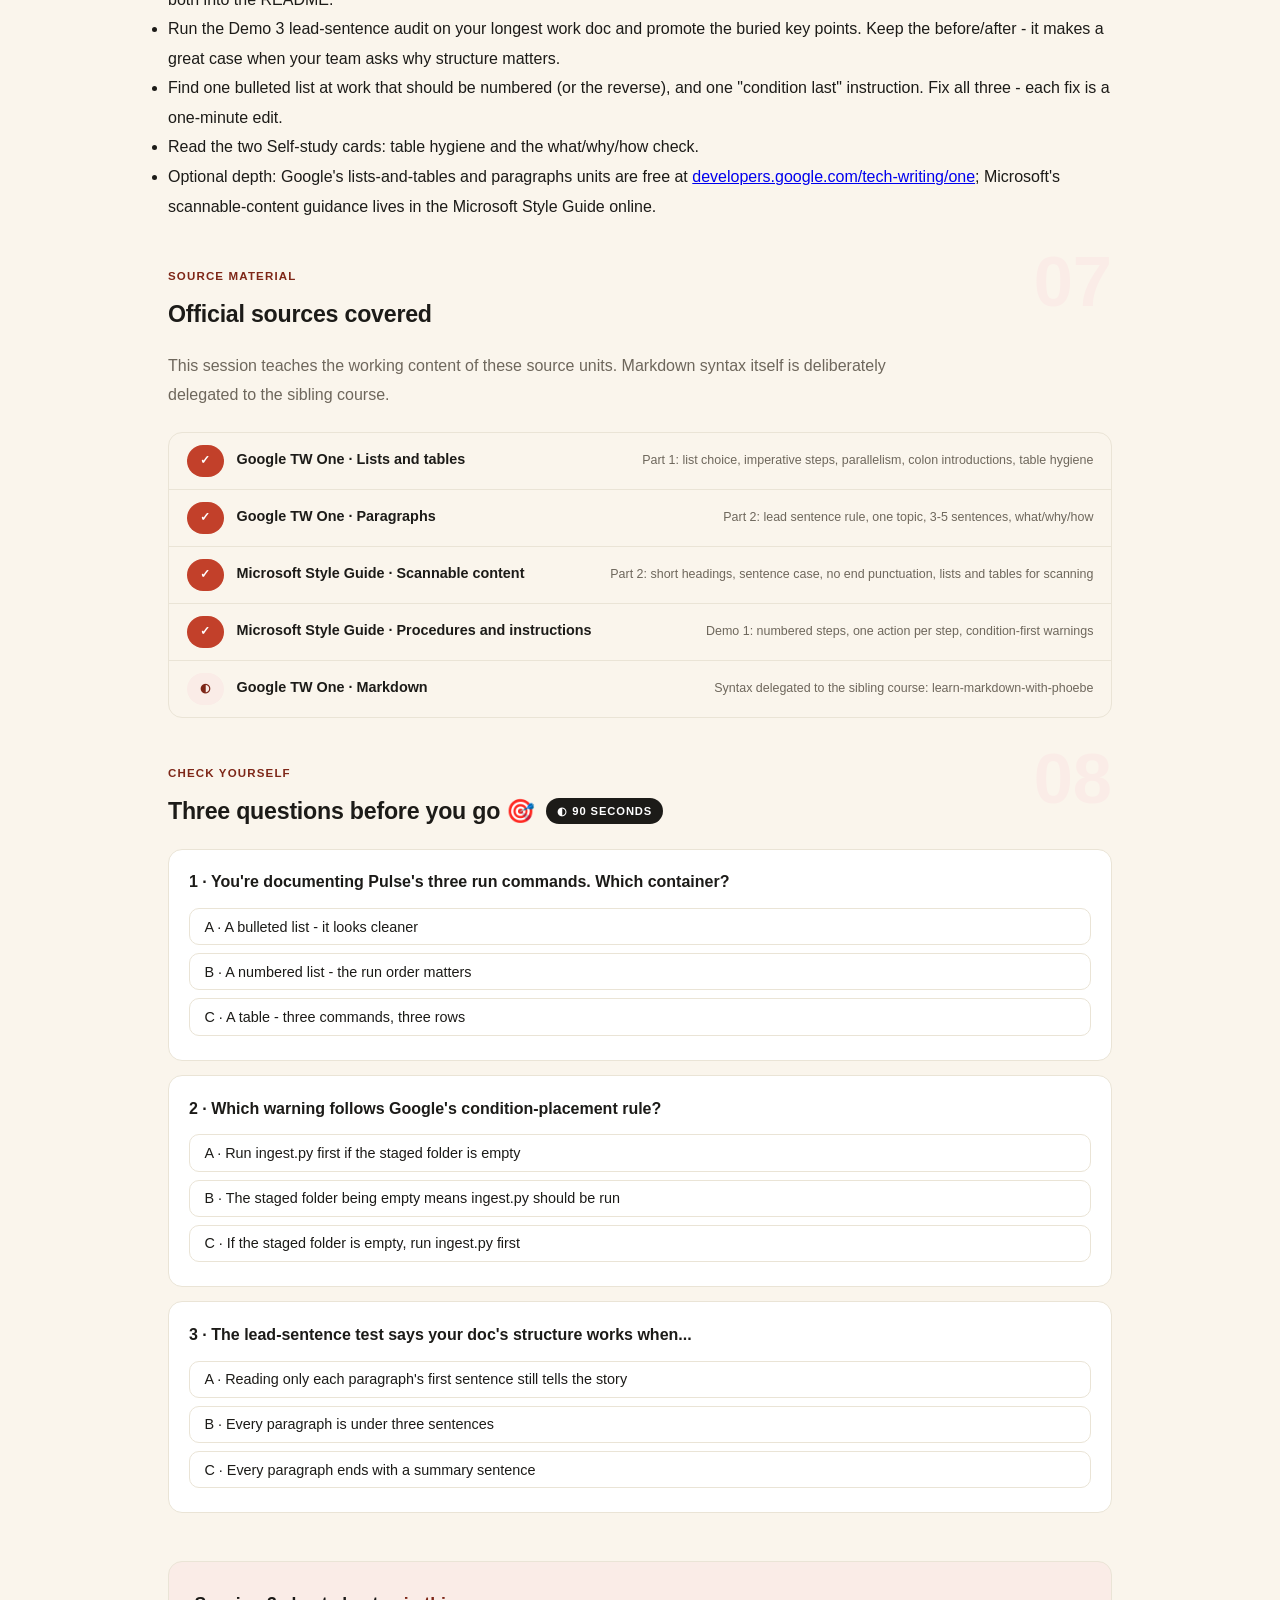
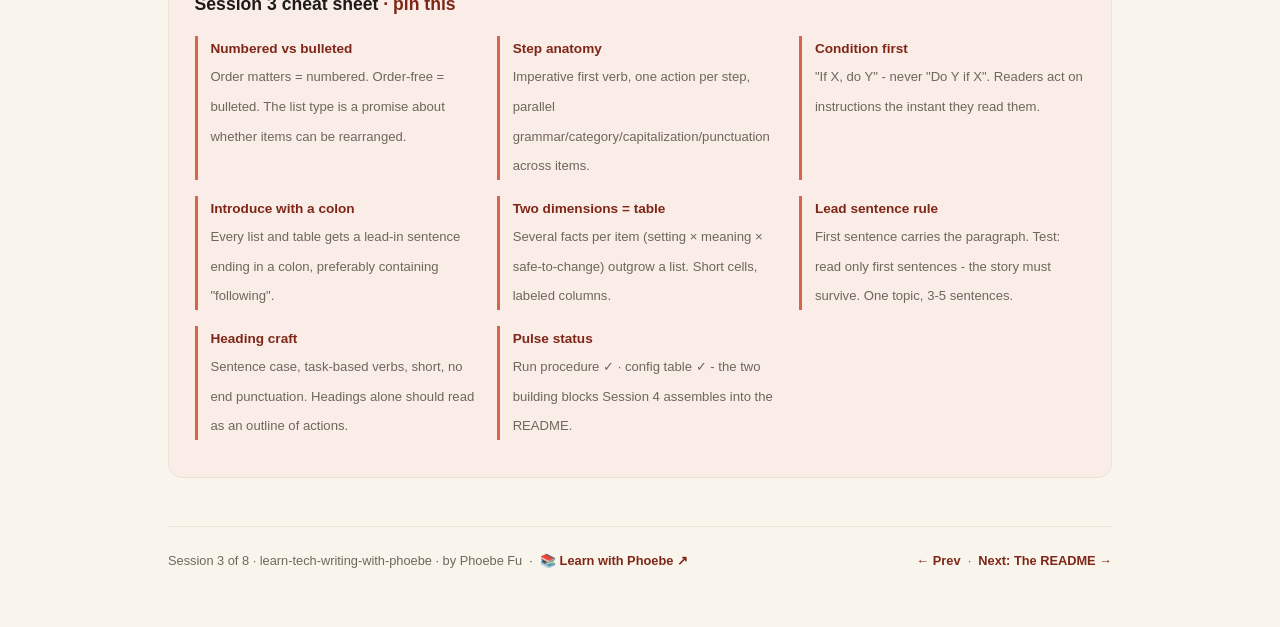
<file: courses/03-structure-readers-scan.html>
<!DOCTYPE html>
<html lang="en">
<head>
<meta charset="UTF-8">
<meta name="viewport" content="width=device-width, initial-scale=1.0">
<!-- social:start -->
<meta name="description" content="In Session 2 you rewrote Pulse&#x27;s NOTES.txt into crisp active sentences (docs/notes-rewrite.md). But a page of good sentences is still a wall, and readers do not read walls - they scan them....">
<meta property="og:type" content="article">
<meta property="og:site_name" content="Learn with Phoebe">
<meta property="og:title" content="Structure readers can scan - learn tech writing with phoebe">
<meta property="og:description" content="In Session 2 you rewrote Pulse&#x27;s NOTES.txt into crisp active sentences (docs/notes-rewrite.md). But a page of good sentences is still a wall, and readers do not read walls - they scan them....">
<meta property="og:url" content="https://phoebefu6.github.io/learn-tech-writing-with-phoebe/courses/03-structure-readers-scan.html">
<meta property="og:image" content="https://phoebefu6.github.io/learn-tech-writing-with-phoebe/assets/og-cover.png">
<meta property="og:image:width" content="1200">
<meta property="og:image:height" content="630">
<meta name="twitter:card" content="summary_large_image">
<meta name="twitter:title" content="Structure readers can scan - learn tech writing with phoebe">
<meta name="twitter:description" content="In Session 2 you rewrote Pulse&#x27;s NOTES.txt into crisp active sentences (docs/notes-rewrite.md). But a page of good sentences is still a wall, and readers do not read walls - they scan them....">
<meta name="twitter:image" content="https://phoebefu6.github.io/learn-tech-writing-with-phoebe/assets/og-cover.png">
<!-- social:end -->
<title>Session 3 · Structure readers can scan - learn tech writing with phoebe</title>
<link rel="stylesheet" href="../assets/style.css?v=27">
</head>
<body>

<div class="toolbar">
  <div class="wrap">
    <span class="crumb"><a href="../index.html">learn-tech-writing-with-phoebe</a> / Session 3 of 8</span>
    <button class="btn" id="toggle-all" type="button">Expand all</button>
    <button class="btn primary" id="zoom-toggle" type="button">Projector zoom: off</button>
  </div>
</div>

<header class="masthead">
  <div class="wrap">
    <div class="eyebrow">Learn Tech Writing with Phoebe · Session 3 of 8</div>
    <h1>Structure readers <span class="accent">can scan</span></h1>
    <p class="sub">Session 2 gave you good sentences. Nobody will read them - not top to bottom, anyway. Real readers scan: headings, lists, lead sentences, tables. Today you learn the structures that reward scanning, and you turn Pulse's facts into a numbered procedure and a config table.</p>
    <div class="chip-row">
      <span class="chip level">🟢 Easy</span>
      <span class="chip audience">Practitioners</span>
      <span class="chip audience">Data &amp; AI teams</span>
      <span class="chip time">45 min live + self-study depth</span>
    </div>
    <div class="agenda">
      <span class="a1" style="flex:1">0-3 · Welcome</span>
      <span class="a2" style="flex:3">3-18 · Concepts (live cards)</span>
      <span class="a3" style="flex:5">18-40 · Build-along on Pulse</span>
      <span class="a4" style="flex:1">40-45 · Q&amp;A</span>
    </div>
  </div>
</header>

<main class="wrap">

  <!-- ============ INTRO ============ -->
  <section class="section" id="intro">
    <div class="section-kicker">
      <span class="klabel">Part 0</span>
      <h2>Why this session exists</h2>
    </div>
    <p class="lede">In Session 2 you rewrote Pulse's NOTES.txt into crisp active sentences (docs/notes-rewrite.md). But a page of good sentences is still a wall, and readers do not read walls - they scan them. This session is about the containers: lists, tables, paragraphs, and headings. Choose the right container and readers find the fact in five seconds; choose the wrong one and your perfect sentences go unread.</p>
    <div class="legend">
      <span class="pill solid">Live - presented in session</span>
      <span class="pill light">Self-study - read after class</span>
      <span class="pill peach">★ Try it now exercise</span>
      <span class="pill inkpill">Sources: Google TW One + Microsoft Style Guide</span>
    </div>
    <div class="callout win">
      <strong>★ What you walk out with today</strong>
      Pulse's run instructions as a proper numbered procedure (imperative verbs, one action per step, condition-first warning) and every config.yaml fact as a scannable table. These two blocks are the raw material for Session 4, where they get assembled into the README.
    </div>
  </section>

  <!-- ============ PART 1: LISTS ============ -->
  <section class="section" id="lists">
    <div class="section-kicker">
      <span class="klabel">Part 1 · covers Google TW One "Lists and tables"</span>
      <h2>Lists: the workhorse <span class="tag concept">8 min live</span></h2>
    </div>
    <p class="lede">Google's guidance starts with one question: does order matter? Everything else about list craft - which list type, how steps begin, how items line up - follows from that answer. Most doc lists in the wild get at least one of these wrong.</p>

    <figure class="zoomable">
      <svg viewBox="0 0 880 270" xmlns="http://www.w3.org/2000/svg" role="img" aria-label="Decision mini-tree: if order matters use a numbered list, otherwise if the facts have two dimensions use a table, otherwise use a bulleted list">
        <style>
          .s3tT { font: 700 16px Inter, sans-serif; fill: #FFFFFF; }
          .s3tS { font: 400 12px Inter, sans-serif; fill: #FAECE7; }
          .s3tG { font: 700 15px Inter, sans-serif; fill: #7E2718; }
          .s3tX { font: 400 13px Inter, sans-serif; fill: #6E675C; }
          .s3tN { font: 600 14px Inter, sans-serif; fill: #33270A; }
        </style>
        <defs>
          <marker id="s3Ah" markerWidth="9" markerHeight="9" refX="7" refY="4.5" orient="auto">
            <path d="M0,0 L8,4.5 L0,9 z" fill="#CFC8B9"/>
          </marker>
        </defs>
        <rect x="20" y="112" width="150" height="64" rx="14" fill="#7E2718"/>
        <text class="s3tT" x="40" y="140">Facts to</text>
        <text class="s3tT" x="40" y="160">present</text>
        <line x1="172" y1="144" x2="200" y2="144" stroke="#CFC8B9" stroke-width="2.5" marker-end="url(#s3Ah)"/>
        <rect x="204" y="112" width="176" height="64" rx="14" fill="#C2402A"/>
        <text class="s3tT" x="224" y="138">Order matters?</text>
        <text class="s3tS" x="224" y="158">steps · ranking · sequence</text>
        <line x1="292" y1="110" x2="292" y2="76" stroke="#CFC8B9" stroke-width="2.5" marker-end="url(#s3Ah)"/>
        <text class="s3tX" x="300" y="98">yes</text>
        <rect x="204" y="24" width="176" height="48" rx="12" fill="#FAECE7" stroke="#C2402A" stroke-width="1.5"/>
        <text class="s3tG" x="224" y="53">Numbered list</text>
        <line x1="382" y1="144" x2="424" y2="144" stroke="#CFC8B9" stroke-width="2.5" marker-end="url(#s3Ah)"/>
        <text class="s3tX" x="390" y="136">no</text>
        <rect x="428" y="112" width="196" height="64" rx="14" fill="#D4664E"/>
        <text class="s3tT" x="448" y="138">Two dimensions?</text>
        <text class="s3tS" x="448" y="158">e.g. setting × meaning</text>
        <line x1="526" y1="110" x2="526" y2="76" stroke="#CFC8B9" stroke-width="2.5" marker-end="url(#s3Ah)"/>
        <text class="s3tX" x="534" y="98">yes</text>
        <rect x="428" y="24" width="196" height="48" rx="12" fill="#FAECE7" stroke="#C2402A" stroke-width="1.5"/>
        <text class="s3tG" x="448" y="53">Table</text>
        <line x1="626" y1="144" x2="668" y2="144" stroke="#CFC8B9" stroke-width="2.5" marker-end="url(#s3Ah)"/>
        <text class="s3tX" x="634" y="136">no</text>
        <rect x="672" y="112" width="188" height="64" rx="14" fill="#E5A08F"/>
        <text class="s3tT" x="692" y="138">Bulleted list</text>
        <text class="s3tS" x="692" y="158">order-free facts</text>
        <rect x="20" y="222" width="14" height="14" rx="3" fill="#B98A1C"/>
        <text class="s3tN" x="44" y="234">Whichever you pick: introduce it with a sentence ending in a colon, preferably containing "following".</text>
      </svg>
      <figcaption>🔍 Click to zoom - the list-or-table decision tree, from Google Technical Writing One's lists and tables unit</figcaption>
    </figure>

    <details class="card" open>
      <summary><span class="mode live">Live</span>Bulleted vs numbered, and the first-verb rule<span class="mini">3 min</span><span class="caret">▶</span></summary>
      <div class="body">
        <p>The choice between list types is not aesthetic. It is a signal to the reader about whether they can rearrange the items:</p>
        <ul>
          <li><strong>Bulleted list: order does not matter.</strong> Rearranging the items changes nothing. Valid event types, prerequisites, known limitations - all bulleted.</li>
          <li><strong>Numbered list: order matters.</strong> Rearranging the items breaks the meaning. Pulse's run order (ingest, then clean, then metrics) must be numbered - a bulleted version silently tells readers they can run the scripts in any order.</li>
          <li><strong>Start each numbered step with an imperative verb.</strong> "Run the ingest script", not "The ingest script should be run" and not "Running the ingest script". Command verbs make steps executable at a glance.</li>
        </ul>
        <p>And parallelism, the rule that makes lists feel professional: every item in a list matches every other item in grammar, category, capitalization, and punctuation. One item that starts with a noun in a list of verbs reads like a wrong note in a chord.</p>
        <div class="prompt-box bad"><span class="label">Non-parallel (spot the wrong notes)</span>To run Pulse you need:
- Python 3.10+
- installing pyyaml
- The raw CSVs should be in pulse/data/raw.</div>
        <div class="prompt-box good"><span class="label">Parallel (same grammar, category, punctuation)</span>Before you run Pulse, confirm the following prerequisites:
- Python 3.10 or later
- The pyyaml package
- Raw CSVs in pulse/data/raw</div>
      </div>
    </details>

    <details class="card">
      <summary><span class="mode live">Live</span>Conditions before instructions<span class="mini">3 min</span><span class="caret">▶</span></summary>
      <div class="body">
        <p>Google highlights this rule because getting it backwards causes real damage: state the condition BEFORE the instruction, not after. Readers execute instructions the moment they read them - a condition that arrives afterwards arrives too late.</p>
        <div class="prompt-box bad"><span class="label">Condition last - the reader already ran it</span>Run ingest.py first if the staged folder is empty.
Delete the cleaned folder if you want a full rebuild.</div>
        <div class="prompt-box good"><span class="label">Condition first - the reader checks, then acts</span>If the staged folder is empty, run ingest.py first.
If you want a full rebuild, delete the cleaned folder.</div>
        <p>In pipeline docs this pattern is everywhere: "If metrics.py reports LOW days, check alerts.min_daily_events before paging anyone." The reader who needs the caveat gets it before they act; the reader who does not skips the whole line from the first two words.</p>
        <div class="callout example">
          <span class="ex-pill">Real world</span>
          <p><strong>The backwards warning.</strong> A team's runbook said "Rerun the backfill job - note this drops the staging table if the date range overlaps." An on-call engineer executed the first clause at 2am and read the second clause while the table was dropping. The fix in the postmortem was word order, nothing else: "If the date range overlaps, this drops the staging table. To proceed, rerun the backfill job."</p>
        </div>
      </div>
    </details>

    <details class="card">
      <summary><span class="mode self">Self-study</span>Tables: when two dimensions demand one<span class="mini">3 min read</span><span class="caret">▶</span></summary>
      <div class="body">
        <p>A list holds one dimension of information. The moment each item carries two or more facts - a setting AND what it does AND whether you can touch it - a list forces the reader to parse prose for structure. A table hands them the structure directly:</p>
        <table class="clean">
          <thead><tr><th>Shape of the facts</th><th>Right container</th><th>Pulse example</th></tr></thead>
          <tbody>
            <tr><td>One fact per item, order-free</td><td>Bulleted list</td><td>The four valid event types</td></tr>
            <tr><td>One action per item, in sequence</td><td>Numbered list</td><td>The three-script run order</td></tr>
            <tr><td>Several facts per item</td><td>Table</td><td>config.yaml: key × meaning × safe-to-change</td></tr>
          </tbody>
        </table>
        <p>Table hygiene, per Google:</p>
        <ul>
          <li><strong>Label every column</strong> with a meaningful header - readers scan headers before cells.</li>
          <li><strong>Keep cells short.</strong> If a cell needs three sentences, the content wants to be a paragraph or its own section, not a cell.</li>
          <li><strong>Introduce the table</strong> with a sentence ending in a colon, preferably containing "following": "The following table describes every config.yaml setting:"</li>
        </ul>
      </div>
    </details>
  </section>

  <!-- ============ PART 2: PARAGRAPHS AND HEADINGS ============ -->
  <section class="section" id="paragraphs">
    <div class="section-kicker">
      <span class="klabel">Part 2 · covers Google TW One "Paragraphs" + Microsoft "Scannable content"</span>
      <h2>Paragraphs and headings <span class="tag concept">7 min live</span></h2>
    </div>
    <p class="lede">Not everything fits in a list. For the prose that remains, two structures decide whether scanners survive: the lead sentence of each paragraph and the headings above them. Eye-tracking studies keep finding the same thing - readers sweep a page in an F shape, and only the left edge and the top lines actually get read.</p>

    <figure class="zoomable">
      <svg viewBox="0 0 880 310" xmlns="http://www.w3.org/2000/svg" role="img" aria-label="The F-scan: a stylized doc page where headings and lead sentences are highlighted as what gets read, while body text stays faint">
        <style>
          .s3fT { font: 700 16px Inter, sans-serif; fill: #FFFFFF; }
          .s3fS { font: 400 12px Inter, sans-serif; fill: #FAECE7; }
          .s3fG { font: 700 15px Inter, sans-serif; fill: #7E2718; }
          .s3fX { font: 400 13px Inter, sans-serif; fill: #6E675C; }
          .s3fN { font: 600 14px Inter, sans-serif; fill: #33270A; }
        </style>
        <defs>
          <marker id="s3Fh" markerWidth="9" markerHeight="9" refX="7" refY="4.5" orient="auto">
            <path d="M0,0 L8,4.5 L0,9 z" fill="#CFC8B9"/>
          </marker>
        </defs>
        <rect x="30" y="25" width="390" height="245" rx="10" fill="#FAECE7" stroke="#C2402A" stroke-width="1.5"/>
        <rect x="55" y="48" width="170" height="13" rx="3" fill="#7E2718"/>
        <rect x="55" y="74" width="330" height="9" rx="3" fill="#C2402A"/>
        <rect x="55" y="91" width="340" height="7" rx="3" fill="#E5A08F"/>
        <rect x="55" y="104" width="290" height="7" rx="3" fill="#E5A08F"/>
        <rect x="55" y="130" width="140" height="13" rx="3" fill="#7E2718"/>
        <rect x="55" y="156" width="310" height="9" rx="3" fill="#C2402A"/>
        <rect x="55" y="173" width="335" height="7" rx="3" fill="#E5A08F"/>
        <rect x="55" y="186" width="250" height="7" rx="3" fill="#E5A08F"/>
        <rect x="55" y="212" width="190" height="13" rx="3" fill="#7E2718"/>
        <rect x="55" y="238" width="300" height="9" rx="3" fill="#C2402A"/>
        <rect x="520" y="40" width="340" height="52" rx="12" fill="#7E2718"/>
        <text class="s3fT" x="540" y="62">Headings: scanned first</text>
        <text class="s3fS" x="540" y="82">short · task-based · sentence case · no period</text>
        <line x1="516" y1="66" x2="240" y2="56" stroke="#CFC8B9" stroke-width="2.5" marker-end="url(#s3Fh)"/>
        <rect x="520" y="112" width="340" height="52" rx="12" fill="#C2402A"/>
        <text class="s3fT" x="540" y="134">Lead sentences: actually read</text>
        <text class="s3fS" x="540" y="154">the story must survive on these alone</text>
        <line x1="516" y1="138" x2="380" y2="158" stroke="#CFC8B9" stroke-width="2.5" marker-end="url(#s3Fh)"/>
        <rect x="520" y="184" width="340" height="52" rx="12" fill="#FAECE7" stroke="#C2402A" stroke-width="1.5"/>
        <text class="s3fG" x="540" y="206">Body: skimmed, often skipped</text>
        <text class="s3fX" x="540" y="226">depth for the readers who commit</text>
        <line x1="516" y1="210" x2="400" y2="178" stroke="#CFC8B9" stroke-width="2.5" marker-end="url(#s3Fh)"/>
        <rect x="30" y="286" width="14" height="14" rx="3" fill="#B98A1C"/>
        <text class="s3fN" x="54" y="298">Write for the scan: headings plus lead sentences must carry the doc on their own.</text>
      </svg>
      <figcaption>🔍 Click to zoom - the F-scan: what readers actually read on your page, and what they skip</figcaption>
    </figure>

    <details class="card">
      <summary><span class="mode live">Live</span>The lead sentence carries the paragraph<span class="mini">3 min</span><span class="caret">▶</span></summary>
      <div class="body">
        <p>Google's paragraph unit has one non-negotiable rule: the opening sentence establishes what the whole paragraph is about. Scanners read lead sentences and nothing else, so the lead sentence IS the paragraph for most readers.</p>
        <ul>
          <li><strong>The test:</strong> read ONLY the first sentence of every paragraph in your doc, top to bottom. If the story survives - you can still follow what the doc says and why - your structure works. If the story falls apart, your key points are buried mid-paragraph where scanners never look.</li>
          <li><strong>One topic per paragraph.</strong> The moment a second topic sneaks in, split. A paragraph is a unit of thought, not a unit of typing.</li>
          <li><strong>Three to five sentences.</strong> Under three, consider merging or promoting to a list. Over seven is a wall - readers' eyes slide off it, and walls are where facts go to hide.</li>
        </ul>
        <div class="prompt-box good"><span class="label">★ Try it now</span>Open docs/notes-rewrite.md from Session 2. Read only the first sentence of each paragraph. Can you still reconstruct how Pulse works? Mark every paragraph whose lead sentence fails - those are your Demo 3 targets.</div>
      </div>
    </details>

    <details class="card">
      <summary><span class="mode live">Live</span>Heading craft<span class="mini">2 min</span><span class="caret">▶</span></summary>
      <div class="body">
        <p>Headings are the largest text on the page and the first thing scanned, yet most docs treat them as an afterthought. Microsoft's scannable-content guidance is specific:</p>
        <ul>
          <li><strong>Sentence case,</strong> always: "Run the pipeline", not "Run The Pipeline". Google's style guide agrees, so this one is settled across the industry.</li>
          <li><strong>No end punctuation</strong> on headings. No periods, no colons.</li>
          <li><strong>Task-based over topic-based.</strong> "Configure alert thresholds" tells the reader what they will be able to do; "Alerts" makes them open the section to find out. Verb-first headings double as a table of contents of actions.</li>
          <li><strong>Short.</strong> A heading that wraps to two lines is a sentence wearing a costume.</li>
        </ul>
        <div class="callout tip">
          <strong>Writing tip</strong>
          Read your doc's headings alone, in order, ignoring everything else. That outline is what a scanner sees first. If the outline does not make sense on its own, no amount of body text will rescue it.
        </div>
      </div>
    </details>

    <details class="card">
      <summary><span class="mode self">Self-study</span>The what, why, how check<span class="mini">2 min read</span><span class="caret">▶</span></summary>
      <div class="body">
        <p>Google's completeness test for a paragraph: a good paragraph answers three questions. Not always in this order, but all three should be findable:</p>
        <ul>
          <li><strong>What</strong> are you telling the reader? The core fact or instruction.</li>
          <li><strong>Why</strong> does it matter to them? The consequence of knowing or ignoring it.</li>
          <li><strong>How</strong> should they use the knowledge? The action it enables, or the way to verify it worked.</li>
        </ul>
        <p>Run the check on a paragraph like "Pulse flags LOW days." What: any day with fewer events than alerts.min_daily_events is flagged. Why: a LOW day usually means an upstream export failed, not a real traffic drop. How: check the raw folder for that date before trusting the metric. Three sentences, three answers, one complete paragraph.</p>
      </div>
    </details>
  </section>

  <!-- ============ DEMO 1 ============ -->
  <section class="section" id="demo-1">
    <div class="section-kicker">
      <span class="klabel">Build-along 1 of 3</span>
      <h2>Turn the run order into a numbered procedure <span class="tag demo">★ 8 min · everyone follows</span></h2>
    </div>
    <p class="lede">docs/notes-rewrite.md states Pulse's run order in prose. Prose is the wrong container for a sequence: it must become a numbered list with imperative first verbs, one action per step, and every condition placed before its instruction.</p>

    <div class="steps">
      <div class="step"><p>Find the run-order sentences in <code>docs/notes-rewrite.md</code>. Underline each distinct action - you should find exactly three, plus the prerequisites.</p></div>
      <div class="step"><p>Write the prerequisites as a short bulleted list (order-free facts) and the actions as a numbered list (order matters). Start every step with an imperative verb.</p></div>
      <div class="step"><p>Add one condition-first warning where a newcomer could go wrong. Check the word order: condition, comma, instruction.</p></div>
      <div class="step"><p>Compare with the finished procedure below, then save yours as <code>docs/run-procedure.md</code> - Session 4 pastes it into the README.</p></div>
    </div>

    <div class="prompt-box good"><span class="label">docs/run-procedure.md - the finished procedure</span>## Run the pipeline

Before you start, confirm the following prerequisites:

- Python 3.10 or later
- The pyyaml package
- Raw CSVs in pulse/data/raw

Run the three scripts in the following order:

1. Ingest the raw CSVs: `python3 pulse/ingest.py`
2. Clean the staged events: `python3 pulse/clean.py`
3. Compute the daily metrics: `python3 pulse/metrics.py`

If the staged folder is empty when you reach step 2, run ingest.py first.
If you change config.yaml, rerun all three steps from step 1.</div>

    <div class="callout tip">
      <strong>Writing tip</strong>
      One action per step. "Run ingest.py and check the staged folder" is two steps in a trench coat - the reader who hits an error cannot tell you which half failed.
    </div>
  </section>

  <!-- ============ DEMO 2 ============ -->
  <section class="section" id="demo-2">
    <div class="section-kicker">
      <span class="klabel">Build-along 2 of 3</span>
      <h2>Turn config.yaml into a table <span class="tag demo">★ 8 min · build your own</span></h2>
    </div>
    <p class="lede">Every config.yaml key carries three facts: what it is, what it does, and whether a newcomer can safely change it. Three facts per item is table territory - the decision tree from Part 1, applied for real.</p>

    <div class="steps">
      <div class="step"><p>Open <code>pulse/config.yaml</code> and list every key. There are six: four paths, the valid event types, and the alert threshold.</p></div>
      <div class="step"><p>Build a markdown table with three columns: setting, what it does, safe to change. Keep every cell to one short phrase or sentence.</p></div>
      <div class="step"><p>Introduce the table with a colon sentence containing "following", then check the columns read top to bottom as parallel phrases.</p></div>
    </div>

    <div class="prompt-box good"><span class="label">docs/config-table.md - the finished table</span>## Configuration

Pulse reads every setting from config.yaml. The following table describes each key:

| Setting | What it does | Safe to change? |
|---|---|---|
| paths.raw | Folder ingest.py reads incoming CSVs from (pulse/data/raw) | Yes - point it at any folder |
| paths.staged | Folder ingest.py writes staged events to | Yes - keep it inside pulse/data |
| paths.cleaned | Folder clean.py writes validated events to | Yes - keep it inside pulse/data |
| paths.metrics | Folder metrics.py writes daily_metrics.csv to | Yes - downstream readers must know |
| events.valid_types | Event types clean.py keeps: page_view, signup, purchase, api_call | Only when adding a real new type |
| alerts.min_daily_events | Daily event count below which a day is flagged LOW (50) | Yes - tune to your traffic</div>

    <div class="callout tip">
      <strong>Markdown itself is a sibling course</strong>
      This session covers WHEN to use a list or table; the syntax for writing them in Markdown (and everything else Markdown can do) has its own beginner course: <a href="https://phoebefu6.github.io/learn-markdown-with-phoebe/">learn-markdown-with-phoebe</a>.
    </div>
  </section>

  <!-- ============ DEMO 3 ============ -->
  <section class="section" id="demo-3">
    <div class="section-kicker">
      <span class="klabel">Build-along 3 of 3</span>
      <h2>Lead-sentence audit on your own doc <span class="tag demo">★ 6 min · build your own</span></h2>
    </div>
    <p class="lede">The lead-sentence test works on any doc, not just Pulse. Run it on the longest doc you personally own - the wiki page, the design note, the runbook - and watch it locate every buried key point in minutes.</p>

    <div class="steps">
      <div class="step"><p>Open your longest doc. Read ONLY the first sentence of every paragraph, top to bottom, and nothing else.</p></div>
      <div class="step"><p>Score it: could a scanner reconstruct the doc's story from those sentences alone? Mark every paragraph where the answer is no.</p></div>
      <div class="step"><p>For each marked paragraph, find the real key point (it is usually hiding in sentence three or four) and promote it to the front. Do not rewrite anything else yet.</p></div>
      <div class="step"><p>Bonus pass: read the headings alone as an outline. Rewrite any heading that is topic-based ("Alerts") into task-based sentence case ("Diagnose a LOW day").</p></div>
    </div>

    <div class="callout example">
      <span class="ex-pill">Real world</span>
      <p><strong>The audit that took eleven minutes.</strong> A data engineer ran the lead-sentence test on her team's 3,000-word onboarding doc. Nine of fourteen paragraphs failed - including the one holding the VPN step that every new hire had been Slacking her about. She promoted nine sentences, changed nothing else, and the doc started working. Structure was the whole problem.</p>
    </div>
  </section>

  <!-- ============ HOMEWORK ============ -->
  <section class="section" id="exercise">
    <div class="section-kicker">
      <span class="klabel">Homework</span>
      <h2>Try it yourself - this week <span class="tag exercise">◐ 30-45 min total</span></h2>
    </div>
    <ul>
      <li>Finish <code>docs/run-procedure.md</code> and <code>docs/config-table.md</code> for Pulse if you didn't complete them live - Session 4 assembles both into the README.</li>
      <li>Run the Demo 3 lead-sentence audit on your longest work doc and promote the buried key points. Keep the before/after - it makes a great case when your team asks why structure matters.</li>
      <li>Find one bulleted list at work that should be numbered (or the reverse), and one "condition last" instruction. Fix all three - each fix is a one-minute edit.</li>
      <li>Read the two Self-study cards: table hygiene and the what/why/how check.</li>
      <li>Optional depth: Google's lists-and-tables and paragraphs units are free at <a href="https://developers.google.com/tech-writing/one">developers.google.com/tech-writing/one</a>; Microsoft's scannable-content guidance lives in the Microsoft Style Guide online.</li>
    </ul>
  </section>

  <!-- ============ SOURCES COVERED ============ -->
  <section class="section" id="official">
    <div class="section-kicker">
      <span class="klabel">Source material</span>
      <h2>Official sources covered</h2>
    </div>
    <p class="lede">This session teaches the working content of these source units. Markdown syntax itself is deliberately delegated to the sibling course.</p>
    <div class="covered">
      <div class="covered-row"><span class="status pill solid">✓</span><span class="name">Google TW One · Lists and tables</span><span class="note">Part 1: list choice, imperative steps, parallelism, colon introductions, table hygiene</span></div>
      <div class="covered-row"><span class="status pill solid">✓</span><span class="name">Google TW One · Paragraphs</span><span class="note">Part 2: lead sentence rule, one topic, 3-5 sentences, what/why/how</span></div>
      <div class="covered-row"><span class="status pill solid">✓</span><span class="name">Microsoft Style Guide · Scannable content</span><span class="note">Part 2: short headings, sentence case, no end punctuation, lists and tables for scanning</span></div>
      <div class="covered-row"><span class="status pill solid">✓</span><span class="name">Microsoft Style Guide · Procedures and instructions</span><span class="note">Demo 1: numbered steps, one action per step, condition-first warnings</span></div>
      <div class="covered-row"><span class="status pill light">◐</span><span class="name">Google TW One · Markdown</span><span class="note">Syntax delegated to the sibling course: learn-markdown-with-phoebe</span></div>
    </div>
  </section>

  <!-- ============ QUIZ ============ -->
  <section class="section" id="quiz">
    <div class="section-kicker">
      <span class="klabel">Check yourself</span>
      <h2>Three questions before you go 🎯 <span class="tag exercise">◐ 90 seconds</span></h2>
    </div>
    <div class="quiz-q" data-answer="1">
      <p class="qtext">1 · You're documenting Pulse's three run commands. Which container?</p>
      <button class="qopt" type="button">A · A bulleted list - it looks cleaner</button>
      <button class="qopt" type="button">B · A numbered list - the run order matters</button>
      <button class="qopt" type="button">C · A table - three commands, three rows</button>
      <p class="qwhy">Numbered means "the sequence is load-bearing". A bulleted version silently tells the reader they can run clean.py before ingest.py - and someone will.</p>
    </div>
    <div class="quiz-q" data-answer="2">
      <p class="qtext">2 · Which warning follows Google's condition-placement rule?</p>
      <button class="qopt" type="button">A · Run ingest.py first if the staged folder is empty</button>
      <button class="qopt" type="button">B · The staged folder being empty means ingest.py should be run</button>
      <button class="qopt" type="button">C · If the staged folder is empty, run ingest.py first</button>
      <p class="qwhy">Condition before instruction. Readers act the moment they read an instruction, so a trailing condition arrives after the damage - see the 2am backfill story.</p>
    </div>
    <div class="quiz-q" data-answer="0">
      <p class="qtext">3 · The lead-sentence test says your doc's structure works when...</p>
      <button class="qopt" type="button">A · Reading only each paragraph's first sentence still tells the story</button>
      <button class="qopt" type="button">B · Every paragraph is under three sentences</button>
      <button class="qopt" type="button">C · Every paragraph ends with a summary sentence</button>
      <p class="qwhy">Scanners read lead sentences and skip the rest, so the lead sentences ARE the doc for most readers. Short paragraphs help, but the survival test is the rule.</p>
    </div>
    <p class="quiz-score"></p>
  </section>

  <!-- ============ CHEAT SHEET ============ -->
  <section class="cheat" id="cheatsheet">
    <h3>Session 3 cheat sheet <span>· pin this</span></h3>
    <div class="grid-2">
      <div class="cheat-item"><b>Numbered vs bulleted</b><span>Order matters = numbered. Order-free = bulleted. The list type is a promise about whether items can be rearranged.</span></div>
      <div class="cheat-item"><b>Step anatomy</b><span>Imperative first verb, one action per step, parallel grammar/category/capitalization/punctuation across items.</span></div>
      <div class="cheat-item"><b>Condition first</b><span>"If X, do Y" - never "Do Y if X". Readers act on instructions the instant they read them.</span></div>
      <div class="cheat-item"><b>Introduce with a colon</b><span>Every list and table gets a lead-in sentence ending in a colon, preferably containing "following".</span></div>
      <div class="cheat-item"><b>Two dimensions = table</b><span>Several facts per item (setting × meaning × safe-to-change) outgrow a list. Short cells, labeled columns.</span></div>
      <div class="cheat-item"><b>Lead sentence rule</b><span>First sentence carries the paragraph. Test: read only first sentences - the story must survive. One topic, 3-5 sentences.</span></div>
      <div class="cheat-item"><b>Heading craft</b><span>Sentence case, task-based verbs, short, no end punctuation. Headings alone should read as an outline of actions.</span></div>
      <div class="cheat-item"><b>Pulse status</b><span>Run procedure ✓ · config table ✓ - the two building blocks Session 4 assembles into the README.</span></div>
    </div>
  </section>

  <footer class="pagefoot">
    <span>Session 3 of 8 · learn-tech-writing-with-phoebe · by Phoebe Fu &nbsp;·&nbsp; 📚 <a href="https://phoebefu6.github.io/learn-with-phoebe/">Learn with Phoebe ↗</a></span>
    <span><a href="02-sentences-that-work.html">← Prev</a> &nbsp;·&nbsp; <a href="04-the-readme.html">Next: The README →</a></span>
  </footer>

</main>

<script src="../assets/app.js?v=26"></script>
</body>
</html>
</file>
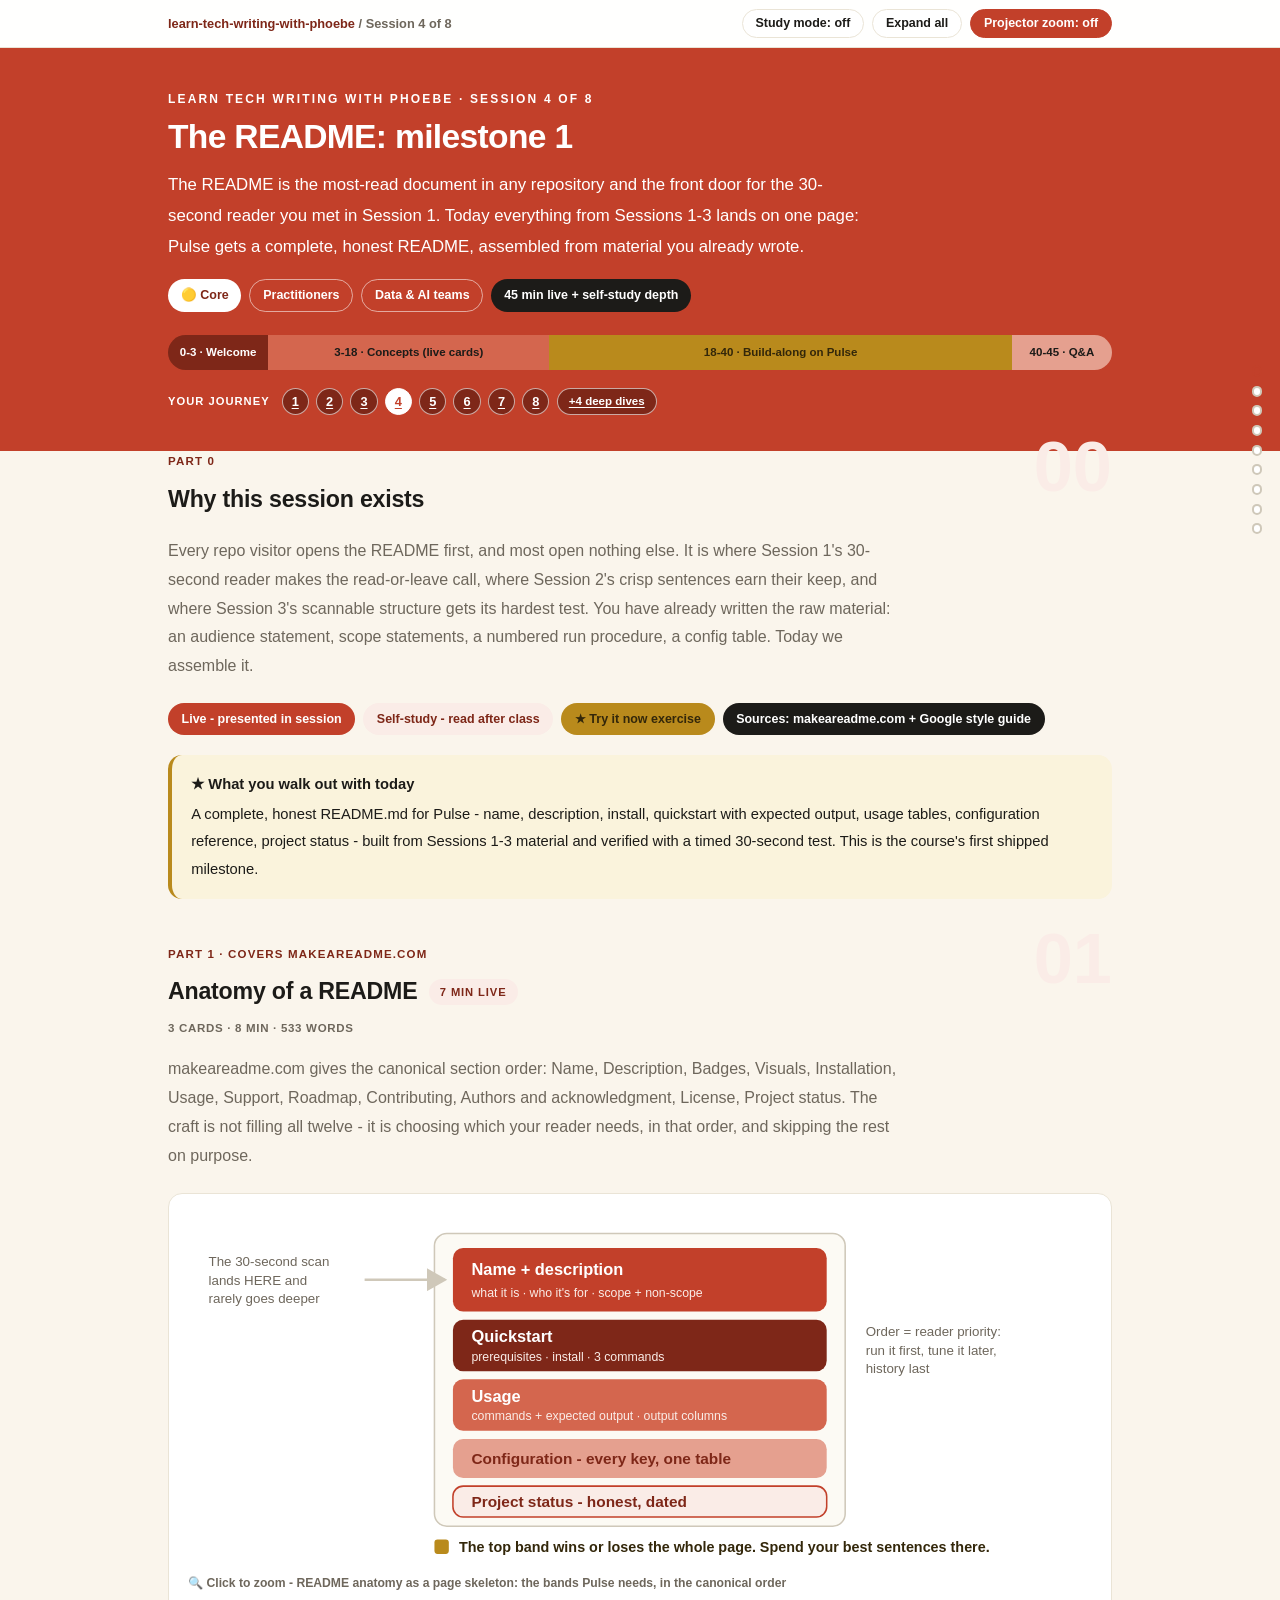
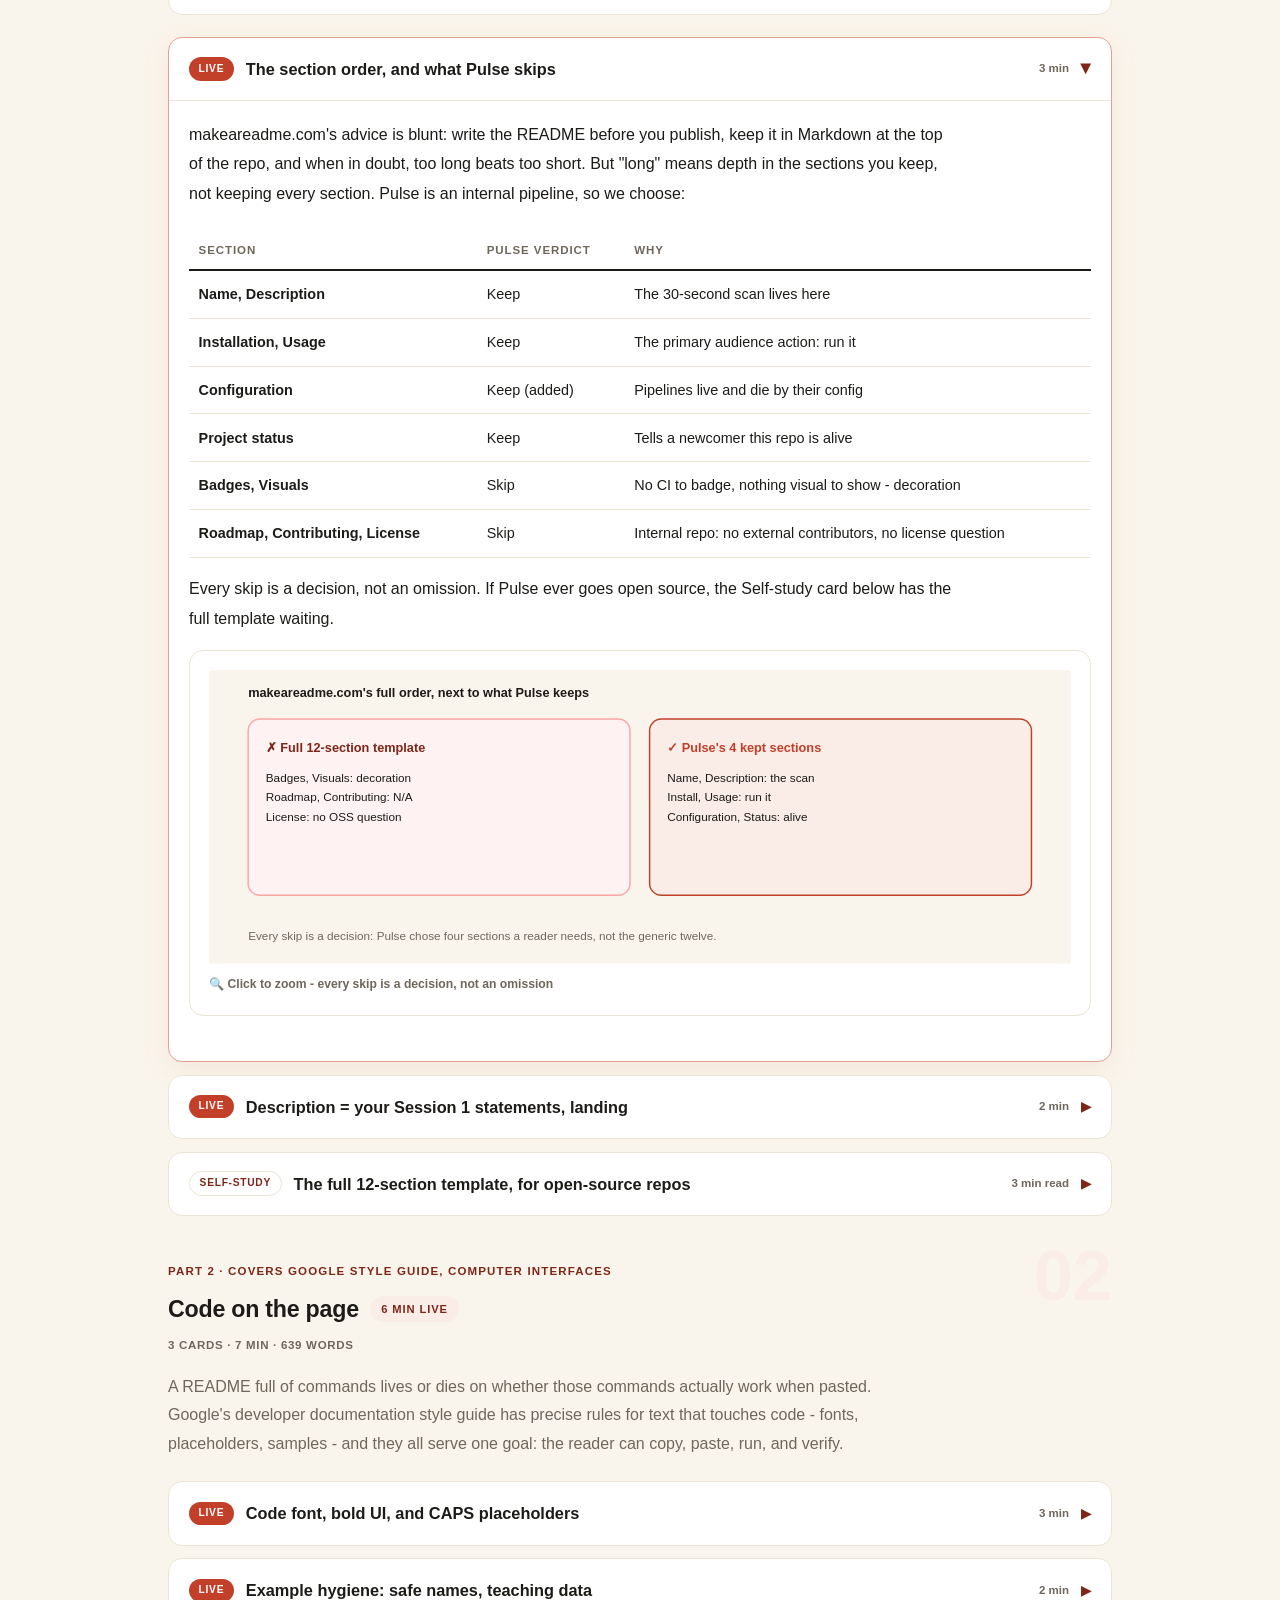
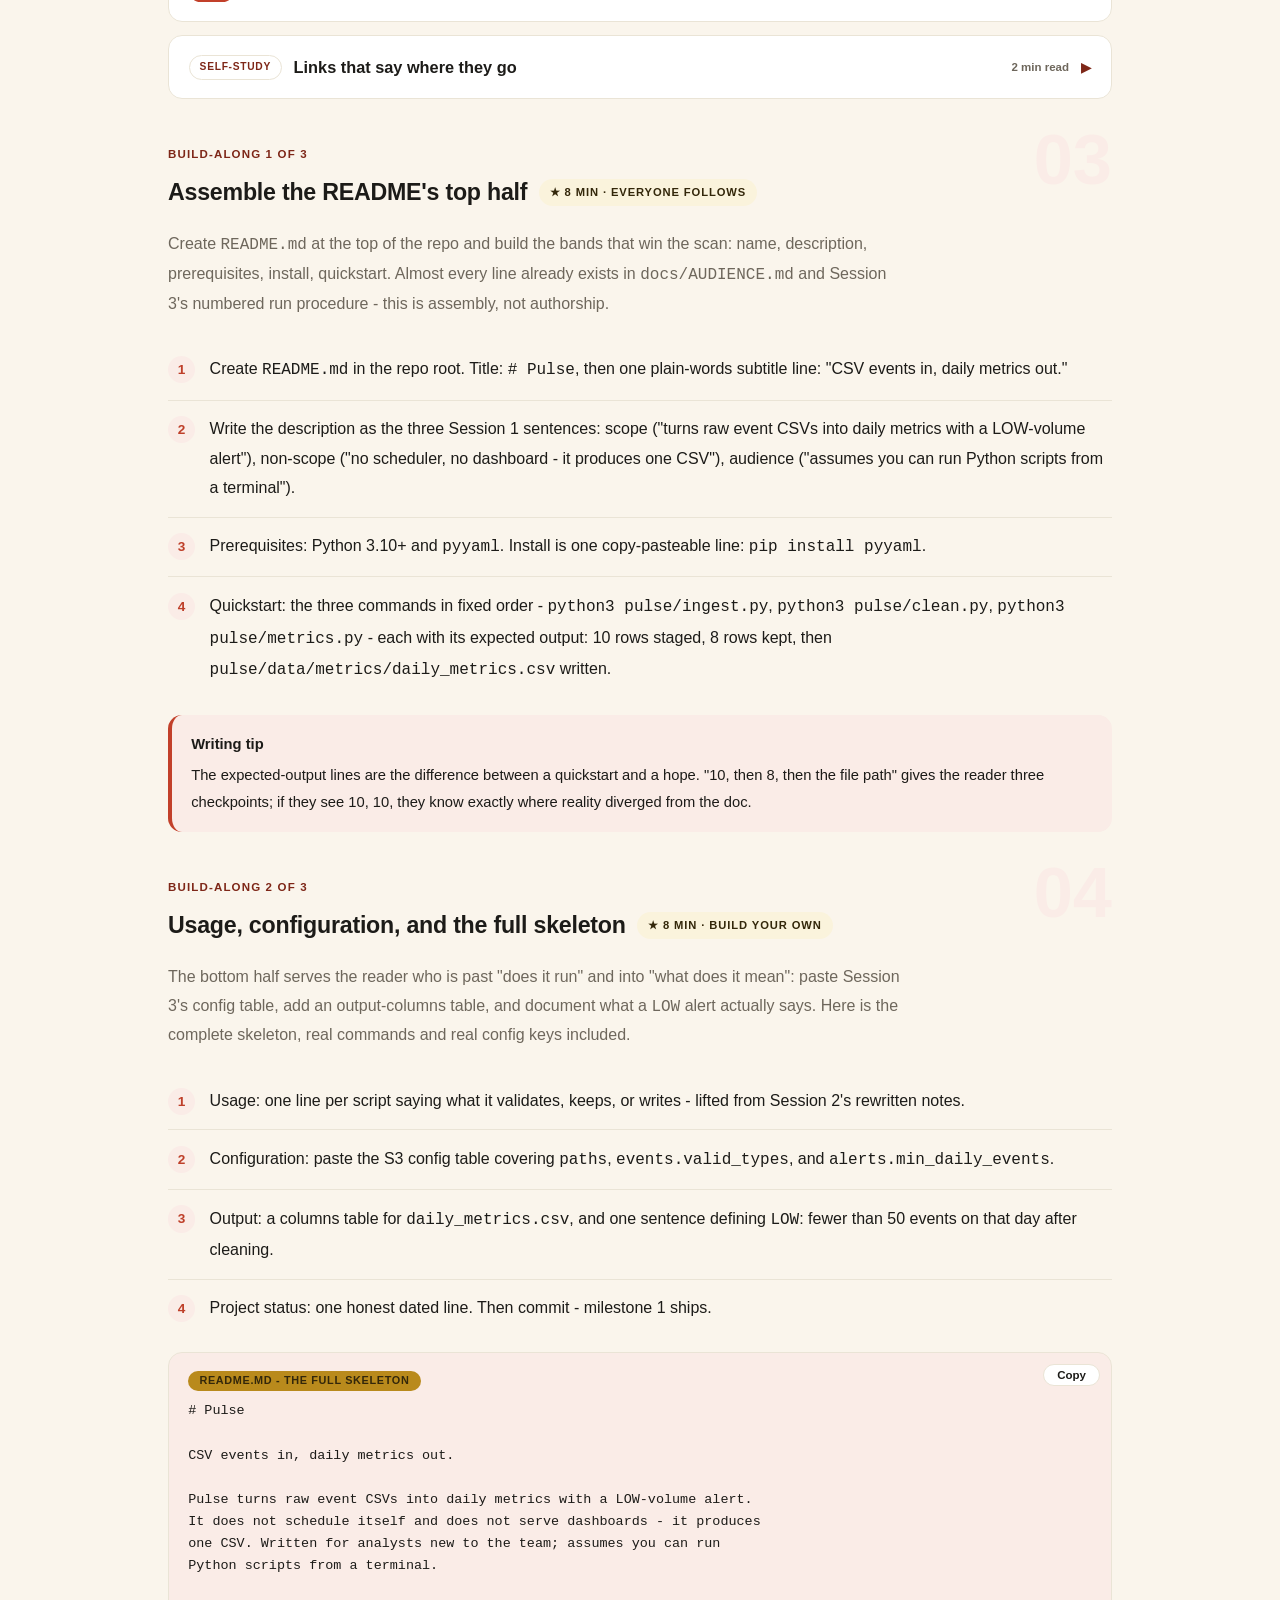
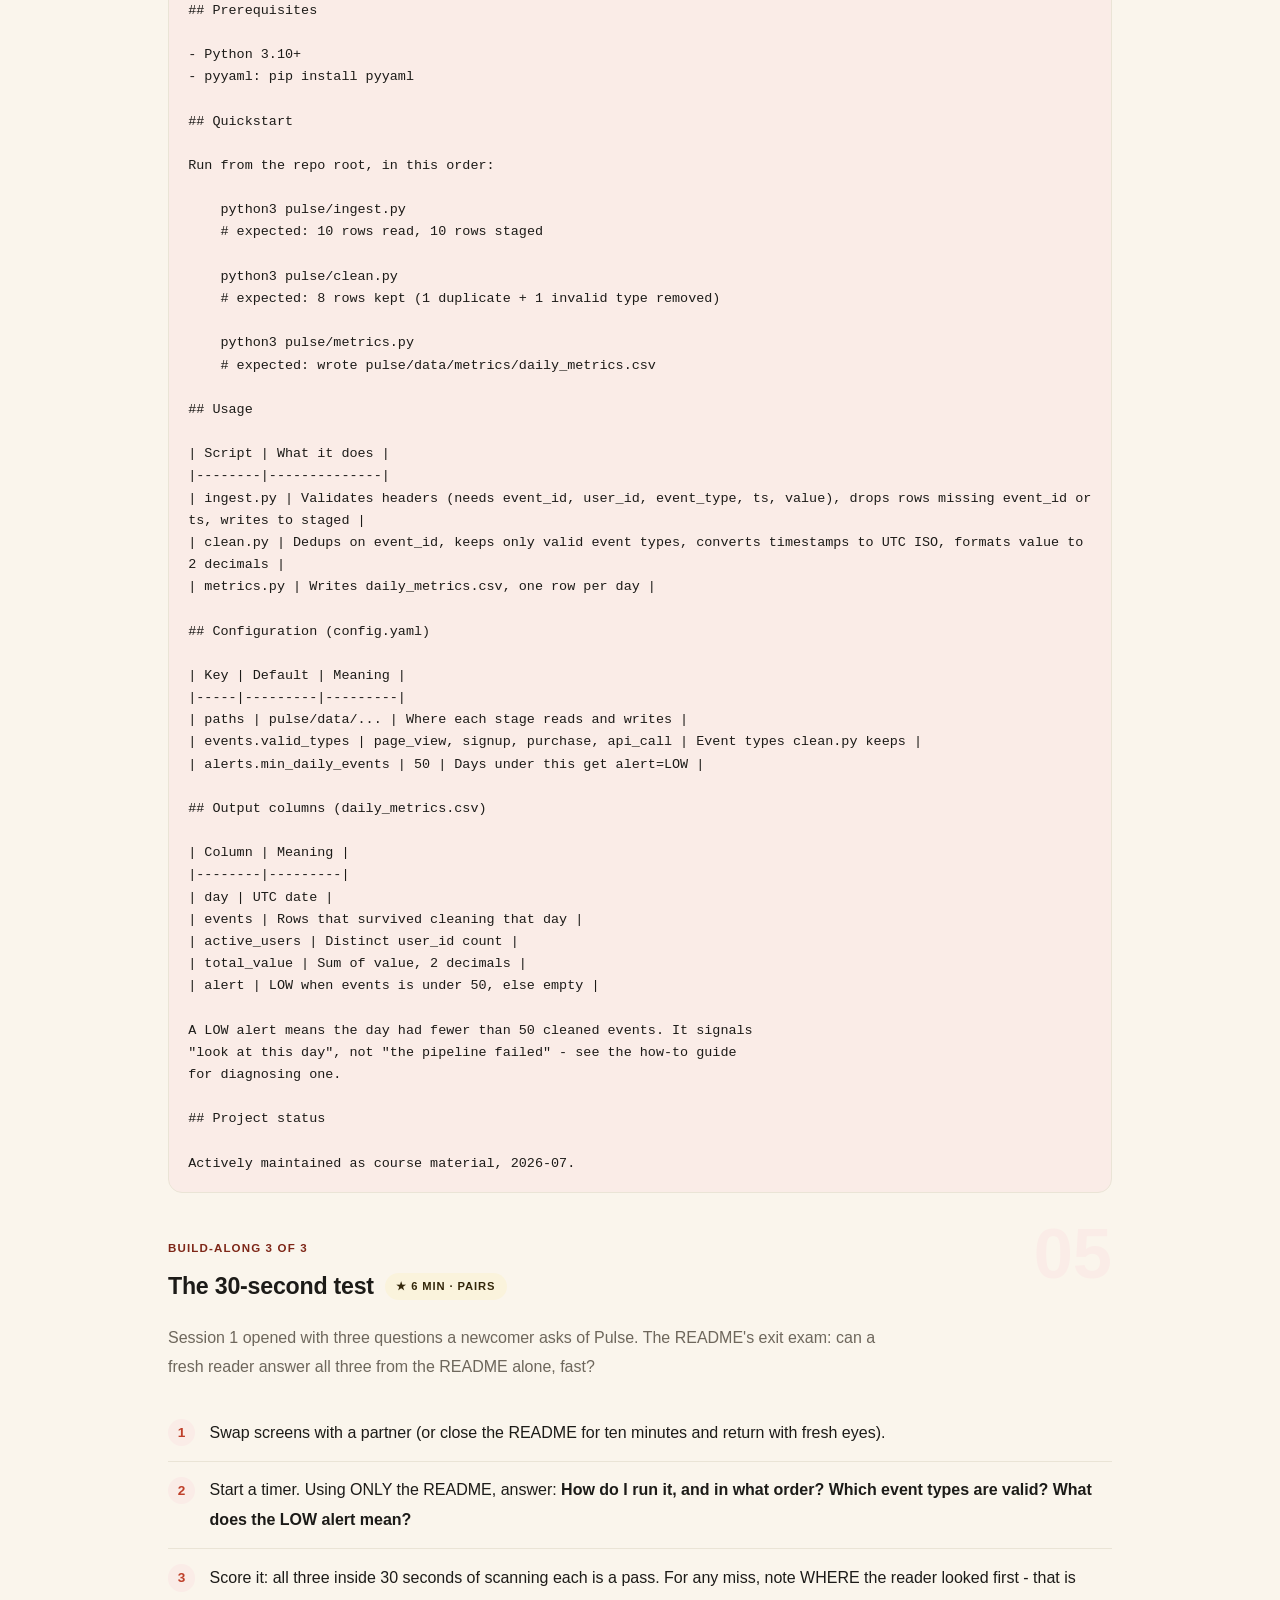
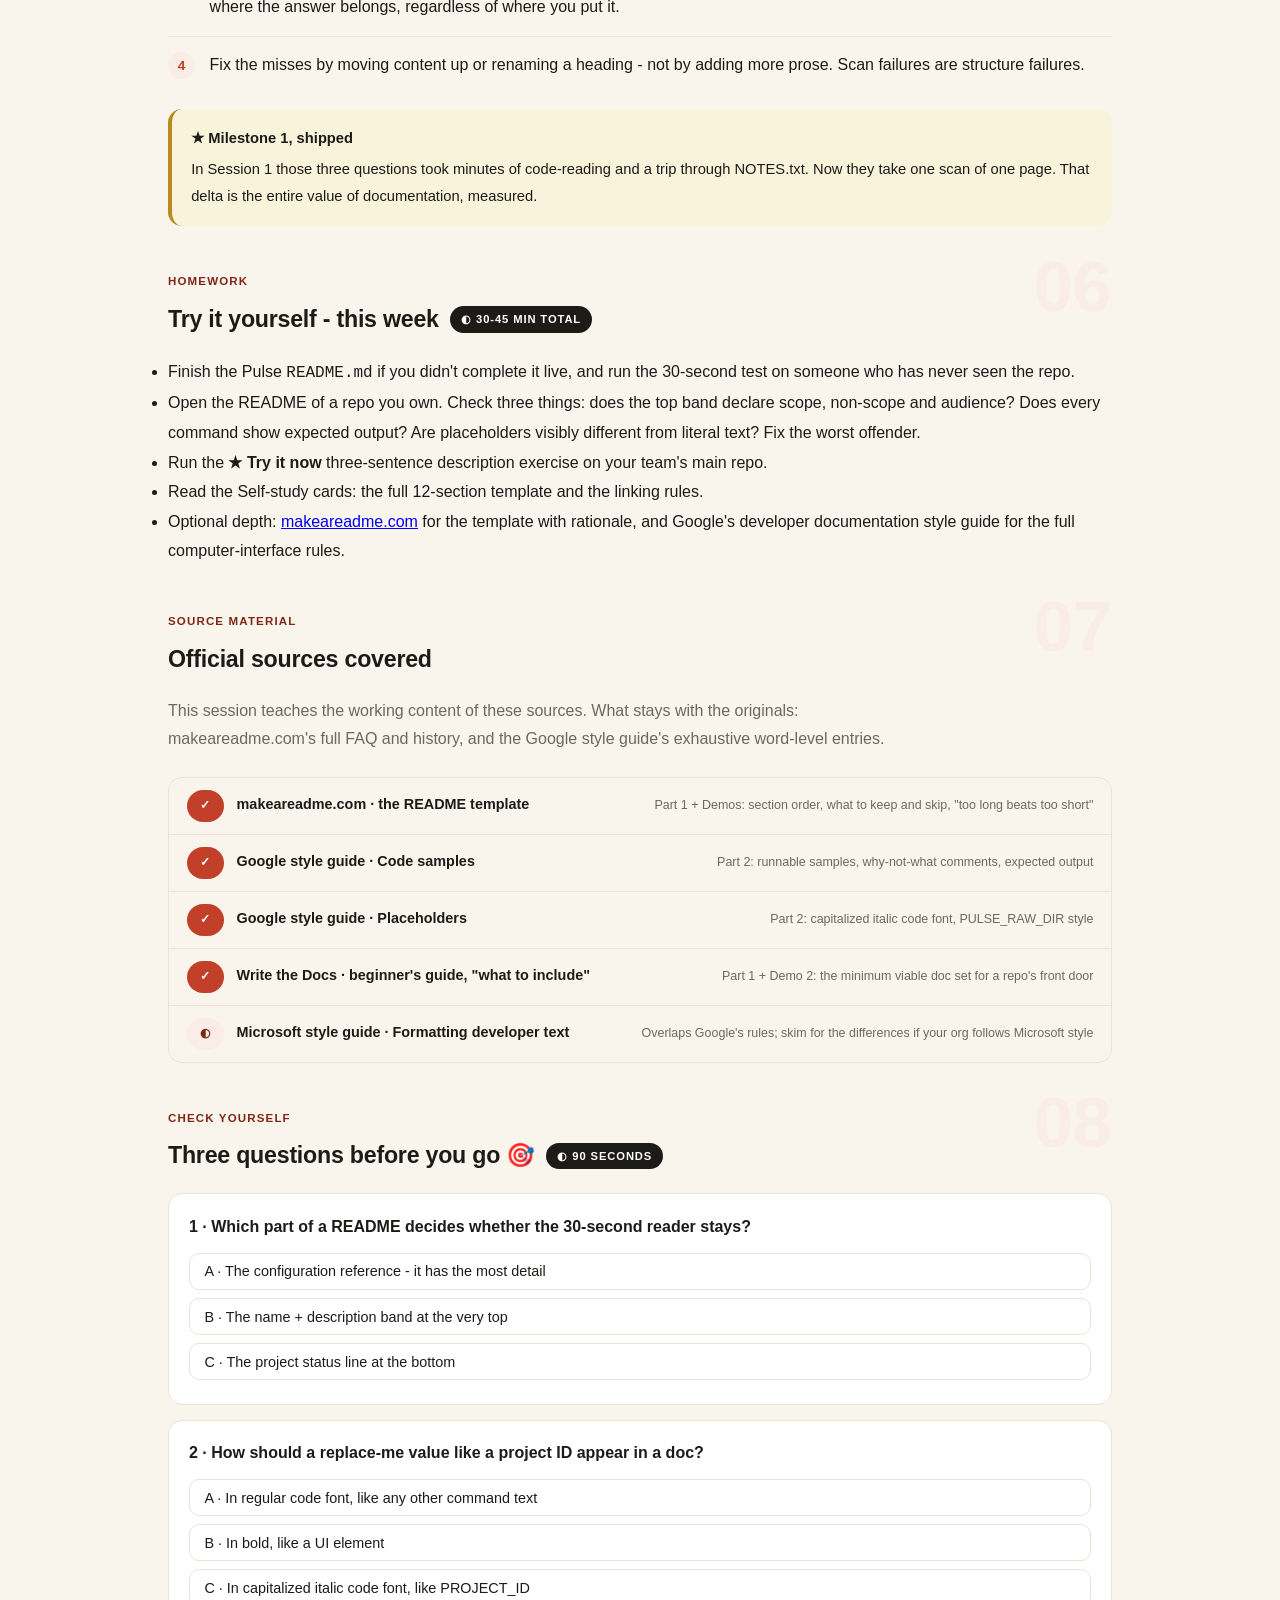
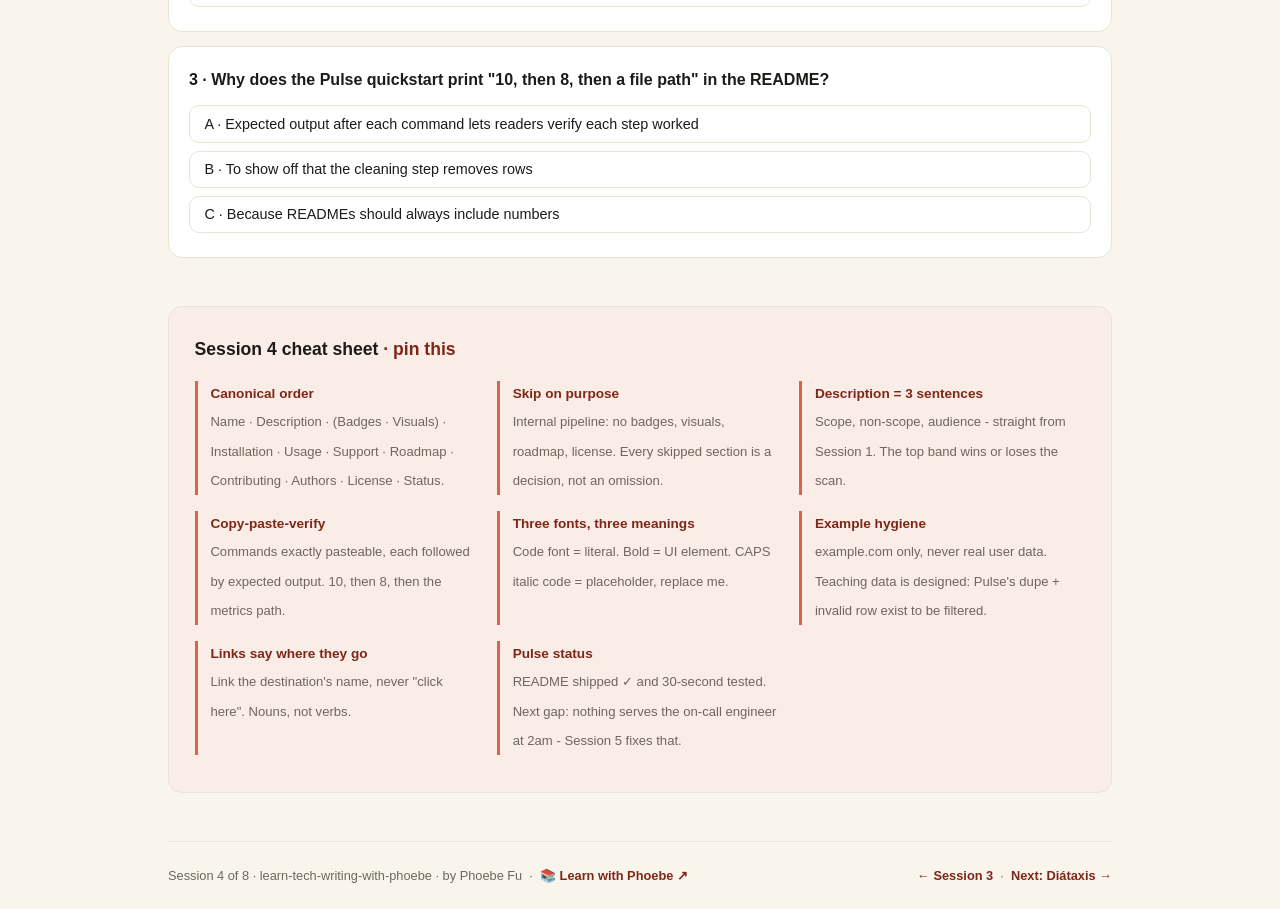
<file: courses/04-the-readme.html>
<!DOCTYPE html>
<html lang="en">
<head>
<meta charset="UTF-8">
<meta name="viewport" content="width=device-width, initial-scale=1.0">
<!-- social:start -->
<meta name="description" content="Every repo visitor opens the README first, and most open nothing else. It is where Session 1&#x27;s 30-second reader makes the read-or-leave call, where Session 2&#x27;s crisp sentences earn their...">
<meta property="og:type" content="article">
<meta property="og:site_name" content="Learn with Phoebe">
<meta property="og:title" content="The README: milestone 1 - learn tech writing with phoebe">
<meta property="og:description" content="Every repo visitor opens the README first, and most open nothing else. It is where Session 1&#x27;s 30-second reader makes the read-or-leave call, where Session 2&#x27;s crisp sentences earn their...">
<meta property="og:url" content="https://phoebefu6.github.io/learn-tech-writing-with-phoebe/courses/04-the-readme.html">
<meta property="og:image" content="https://phoebefu6.github.io/learn-tech-writing-with-phoebe/assets/og-cover.png">
<meta property="og:image:width" content="1200">
<meta property="og:image:height" content="630">
<meta name="twitter:card" content="summary_large_image">
<meta name="twitter:title" content="The README: milestone 1 - learn tech writing with phoebe">
<meta name="twitter:description" content="Every repo visitor opens the README first, and most open nothing else. It is where Session 1&#x27;s 30-second reader makes the read-or-leave call, where Session 2&#x27;s crisp sentences earn their...">
<meta name="twitter:image" content="https://phoebefu6.github.io/learn-tech-writing-with-phoebe/assets/og-cover.png">
<!-- social:end -->
<title>Session 4 · The README: milestone 1 - learn tech writing with phoebe</title>
<link rel="stylesheet" href="../assets/style.css?v=27">
</head>
<body>

<div class="toolbar">
  <div class="wrap">
    <span class="crumb"><a href="../index.html">learn-tech-writing-with-phoebe</a> / Session 4 of 8</span>
    <button class="btn" id="toggle-all" type="button">Expand all</button>
    <button class="btn primary" id="zoom-toggle" type="button">Projector zoom: off</button>
  </div>
</div>

<header class="masthead">
  <div class="wrap">
    <div class="eyebrow">Learn Tech Writing with Phoebe · Session 4 of 8</div>
    <h1>The README: <span class="accent">milestone 1</span></h1>
    <p class="sub">The README is the most-read document in any repository and the front door for the 30-second reader you met in Session 1. Today everything from Sessions 1-3 lands on one page: Pulse gets a complete, honest README, assembled from material you already wrote.</p>
    <div class="chip-row">
      <span class="chip level">🟡 Core</span>
      <span class="chip audience">Practitioners</span>
      <span class="chip audience">Data &amp; AI teams</span>
      <span class="chip time">45 min live + self-study depth</span>
    </div>
    <div class="agenda">
      <span class="a1" style="flex:1">0-3 · Welcome</span>
      <span class="a2" style="flex:3">3-18 · Concepts (live cards)</span>
      <span class="a3" style="flex:5">18-40 · Build-along on Pulse</span>
      <span class="a4" style="flex:1">40-45 · Q&amp;A</span>
    </div>
  </div>
</header>

<main class="wrap">

  <!-- ============ INTRO ============ -->
  <section class="section" id="intro">
    <div class="section-kicker">
      <span class="klabel">Part 0</span>
      <h2>Why this session exists</h2>
    </div>
    <p class="lede">Every repo visitor opens the README first, and most open nothing else. It is where Session 1's 30-second reader makes the read-or-leave call, where Session 2's crisp sentences earn their keep, and where Session 3's scannable structure gets its hardest test. You have already written the raw material: an audience statement, scope statements, a numbered run procedure, a config table. Today we assemble it.</p>
    <div class="legend">
      <span class="pill solid">Live - presented in session</span>
      <span class="pill light">Self-study - read after class</span>
      <span class="pill peach">★ Try it now exercise</span>
      <span class="pill inkpill">Sources: makeareadme.com + Google style guide</span>
    </div>
    <div class="callout win">
      <strong>★ What you walk out with today</strong>
      A complete, honest README.md for Pulse - name, description, install, quickstart with expected output, usage tables, configuration reference, project status - built from Sessions 1-3 material and verified with a timed 30-second test. This is the course's first shipped milestone.
    </div>
  </section>

  <!-- ============ PART 1: ANATOMY OF A README ============ -->
  <section class="section" id="anatomy">
    <div class="section-kicker">
      <span class="klabel">Part 1 · covers makeareadme.com</span>
      <h2>Anatomy of a README <span class="tag concept">7 min live</span></h2>
    </div>
    <p class="lede">makeareadme.com gives the canonical section order: Name, Description, Badges, Visuals, Installation, Usage, Support, Roadmap, Contributing, Authors and acknowledgment, License, Project status. The craft is not filling all twelve - it is choosing which your reader needs, in that order, and skipping the rest on purpose.</p>

    <figure class="zoomable">
      <svg viewBox="0 0 880 340" xmlns="http://www.w3.org/2000/svg" role="img" aria-label="README anatomy as a stacked page skeleton: name and description band on top, then quickstart, usage, configuration and status bands, with the top band winning the 30-second scan">
        <style>
          .s4aT { font: 700 16px Inter, sans-serif; fill: #FFFFFF; }
          .s4aS { font: 400 12px Inter, sans-serif; fill: #FAECE7; }
          .s4aG { font: 700 15px Inter, sans-serif; fill: #7E2718; }
          .s4aX { font: 400 13px Inter, sans-serif; fill: #6E675C; }
          .s4aN { font: 600 14px Inter, sans-serif; fill: #33270A; }
        </style>
        <defs>
          <marker id="s4Ah" markerWidth="9" markerHeight="9" refX="7" refY="4.5" orient="auto">
            <path d="M0,0 L8,4.5 L0,9 z" fill="#CFC8B9"/>
          </marker>
        </defs>
        <rect x="240" y="20" width="400" height="285" rx="12" fill="#FCFAF4" stroke="#CFC8B9" stroke-width="1.5"/>
        <rect x="258" y="34" width="364" height="62" rx="10" fill="#C2402A"/>
        <text class="s4aT" x="276" y="60">Name + description</text>
        <text class="s4aS" x="276" y="82">what it is · who it's for · scope + non-scope</text>
        <rect x="258" y="104" width="364" height="50" rx="10" fill="#7E2718"/>
        <text class="s4aT" x="276" y="126">Quickstart</text>
        <text class="s4aS" x="276" y="144">prerequisites · install · 3 commands</text>
        <rect x="258" y="162" width="364" height="50" rx="10" fill="#D4664E"/>
        <text class="s4aT" x="276" y="184">Usage</text>
        <text class="s4aS" x="276" y="202">commands + expected output · output columns</text>
        <rect x="258" y="220" width="364" height="38" rx="10" fill="#E5A08F"/>
        <text class="s4aG" x="276" y="244">Configuration - every key, one table</text>
        <rect x="258" y="266" width="364" height="30" rx="10" fill="#FAECE7" stroke="#C2402A" stroke-width="1.5"/>
        <text class="s4aG" x="276" y="286">Project status - honest, dated</text>
        <line x1="172" y1="65" x2="250" y2="65" stroke="#CFC8B9" stroke-width="2.5" marker-end="url(#s4Ah)"/>
        <text class="s4aX" x="20" y="52">The 30-second scan</text>
        <text class="s4aX" x="20" y="70">lands HERE and</text>
        <text class="s4aX" x="20" y="88">rarely goes deeper</text>
        <text class="s4aX" x="660" y="120">Order = reader priority:</text>
        <text class="s4aX" x="660" y="138">run it first, tune it later,</text>
        <text class="s4aX" x="660" y="156">history last</text>
        <rect x="240" y="318" width="14" height="14" rx="3" fill="#B98A1C"/>
        <text class="s4aN" x="264" y="330">The top band wins or loses the whole page. Spend your best sentences there.</text>
      </svg>
      <figcaption>🔍 Click to zoom - README anatomy as a page skeleton: the bands Pulse needs, in the canonical order</figcaption>
    </figure>

    <details class="card" open>
      <summary><span class="mode live">Live</span>The section order, and what Pulse skips<span class="mini">3 min</span><span class="caret">▶</span></summary>
      <div class="body">
        <p>makeareadme.com's advice is blunt: write the README before you publish, keep it in Markdown at the top of the repo, and when in doubt, too long beats too short. But "long" means depth in the sections you keep, not keeping every section. Pulse is an internal pipeline, so we choose:</p>
        <table class="clean">
          <thead><tr><th>Section</th><th>Pulse verdict</th><th>Why</th></tr></thead>
          <tbody>
            <tr><td>Name, Description</td><td>Keep</td><td>The 30-second scan lives here</td></tr>
            <tr><td>Installation, Usage</td><td>Keep</td><td>The primary audience action: run it</td></tr>
            <tr><td>Configuration</td><td>Keep (added)</td><td>Pipelines live and die by their config</td></tr>
            <tr><td>Project status</td><td>Keep</td><td>Tells a newcomer this repo is alive</td></tr>
            <tr><td>Badges, Visuals</td><td>Skip</td><td>No CI to badge, nothing visual to show - decoration</td></tr>
            <tr><td>Roadmap, Contributing, License</td><td>Skip</td><td>Internal repo: no external contributors, no license question</td></tr>
          </tbody>
        </table>
        <p>Every skip is a decision, not an omission. If Pulse ever goes open source, the Self-study card below has the full template waiting.</p>
<figure class="zoomable">
  <svg viewBox="0 0 880 300" xmlns="http://www.w3.org/2000/svg" role="img" aria-label="Two panels comparing README section choices: the generic full twelve section template most repos default to, versus the four sections Pulse actually kept because its reader needs them.">
    <style>
      .tw1bT { font: 700 13px Inter, sans-serif; fill: #1C1B18; }
      .tw1bH { font: 700 13px Inter, sans-serif; fill: #7E2718; }
      .tw1bHg { font: 700 13px Inter, sans-serif; fill: #C2402A; }
      .tw1bB { font: 400 12px Inter, sans-serif; fill: #1C1B18; }
      .tw1bN { font: 400 12px Inter, sans-serif; fill: #6E675C; }
    </style>
    <rect x="0" y="0" width="880" height="300" fill="#FAF5EC"/>
    <text class="tw1bT" x="40" y="28">makeareadme.com's full order, next to what Pulse keeps</text>

    <rect x="40" y="50" width="390" height="180" rx="12" fill="#FEF2F2" stroke="#FCA5A5" stroke-width="1.5"/>
    <text class="tw1bH" x="58" y="84">&#10007; Full 12-section template</text>
    <text class="tw1bB" x="58" y="114">Badges, Visuals: decoration</text>
    <text class="tw1bB" x="58" y="134">Roadmap, Contributing: N/A</text>
    <text class="tw1bB" x="58" y="154">License: no OSS question</text>

    <rect x="450" y="50" width="390" height="180" rx="12" fill="#FAECE7" stroke="#C2402A" stroke-width="1.5"/>
    <text class="tw1bHg" x="468" y="84">&#10003; Pulse's 4 kept sections</text>
    <text class="tw1bB" x="468" y="114">Name, Description: the scan</text>
    <text class="tw1bB" x="468" y="134">Install, Usage: run it</text>
    <text class="tw1bB" x="468" y="154">Configuration, Status: alive</text>

    <text class="tw1bN" x="40" y="276">Every skip is a decision: Pulse chose four sections a reader needs, not the generic twelve.</text>
  </svg>
  <figcaption>&#128269; Click to zoom - every skip is a decision, not an omission</figcaption>
</figure>

      </div>
    </details>

    <details class="card">
      <summary><span class="mode live">Live</span>Description = your Session 1 statements, landing<span class="mini">2 min</span><span class="caret">▶</span></summary>
      <div class="body">
        <p>You do not write the description from scratch - you already wrote it. Session 1's scope, non-scope and audience statements ARE the description paragraph:</p>
        <ul>
          <li><strong>Scope:</strong> "Pulse turns raw event CSVs into daily metrics with a LOW-volume alert."</li>
          <li><strong>Non-scope:</strong> "It does not schedule itself and does not serve dashboards - it produces one CSV."</li>
          <li><strong>Audience:</strong> "Written for analysts new to the team; assumes you can run Python scripts from a terminal."</li>
        </ul>
        <p>Three sentences, and the 30-second reader knows what this is, what it is not, and whether it is for them. That is the entire job of the top band.</p>
        <div class="prompt-box good"><span class="label">★ Try it now</span>Take a repo you own. Write its description as exactly three sentences:
1. What it does (scope)
2. What it deliberately does not do (non-scope)
3. Who it assumes you are (audience)

If sentence 2 is hard, your repo has a scope problem, not a writing problem.</div>
      </div>
    </details>

    <details class="card">
      <summary><span class="mode self">Self-study</span>The full 12-section template, for open-source repos<span class="mini">3 min read</span><span class="caret">▶</span></summary>
      <div class="body">
        <p>When a repo faces the public, the sections Pulse skipped start earning their place. The full makeareadme.com order: Name, Description, Badges, Visuals, Installation, Usage, Support, Roadmap, Contributing, Authors and acknowledgment, License, Project status.</p>
        <ul>
          <li><strong>Badges</strong> answer "is this maintained and passing?" at a glance - build status, coverage, package version.</li>
          <li><strong>Visuals</strong> earn their place for anything with a UI or an output worth seeing; a screenshot beats three paragraphs.</li>
          <li><strong>Contributing</strong> matters the moment a stranger can send a pull request: how to set up a dev environment, run tests, and what you will and will not merge.</li>
          <li><strong>License</strong> is non-negotiable for open source - no license means nobody can legally use it, which is usually not what you meant.</li>
          <li><strong>Project status</strong> is the kindest section in the template: "development has slowed, looking for maintainers" saves a stranger a month of betting on abandonware.</li>
        </ul>
      </div>
    </details>
  </section>

  <!-- ============ PART 2: CODE ON THE PAGE ============ -->
  <section class="section" id="code-on-page">
    <div class="section-kicker">
      <span class="klabel">Part 2 · covers Google style guide, computer interfaces</span>
      <h2>Code on the page <span class="tag concept">6 min live</span></h2>
    </div>
    <p class="lede">A README full of commands lives or dies on whether those commands actually work when pasted. Google's developer documentation style guide has precise rules for text that touches code - fonts, placeholders, samples - and they all serve one goal: the reader can copy, paste, run, and verify.</p>

    <details class="card">
      <summary><span class="mode live">Live</span>Code font, bold UI, and CAPS placeholders<span class="mini">3 min</span><span class="caret">▶</span></summary>
      <div class="body">
        <p>Three visual conventions carry almost all of Google's computer-interface style:</p>
        <ul>
          <li><strong>Code font for anything code-related:</strong> filenames (<code>config.yaml</code>), commands (<code>python3 pulse/ingest.py</code>), column names (<code>event_id</code>), values (<code>LOW</code>). The font itself tells the reader "this string is literal - type it exactly".</li>
          <li><strong>Bold for UI elements:</strong> "click <strong>Run</strong>", "open the <strong>Settings</strong> tab". Pulse has no UI, so this rule mostly waits - but your BI tools and cloud consoles need it constantly.</li>
          <li><strong>Placeholders in capitalized italic code font:</strong> <code>PULSE_RAW_DIR</code>, <code>PROJECT_ID</code>. The capitals scream "replace me"; regular code font whispers "type me literally". Confusing the two is how a reader ends up with a folder literally named PULSE_RAW_DIR.</li>
        </ul>
        <p>The companion rule: commands must be exactly copy-pasteable, and every command shows its expected output. For Pulse's sample data the run prints 10 rows staged, then 8 rows kept, then the metrics path - so the README says so, and the reader knows within a minute whether their setup works.</p>
        <div class="prompt-box bad"><span class="label">Before - unverifiable</span>Run the scripts in order (adjust paths as needed):

  python ingest.py
  python clean.py
  python metrics.py

You should see some output if it worked.</div>
        <div class="prompt-box good"><span class="label">After - copy, paste, verify</span>Run the three steps from the repo root, in this order:

  python3 pulse/ingest.py
  # expected: 10 rows read, 10 rows staged

  python3 pulse/clean.py
  # expected: 8 rows kept (1 duplicate + 1 invalid type removed)

  python3 pulse/metrics.py
  # expected: wrote pulse/data/metrics/daily_metrics.csv</div>
      </div>
    </details>

    <details class="card">
      <summary><span class="mode live">Live</span>Example hygiene: safe names, teaching data<span class="mini">2 min</span><span class="caret">▶</span></summary>
      <div class="body">
        <p>Google's rules for examples are safety rules as much as style rules:</p>
        <ul>
          <li><strong>Reserved example domains only:</strong> <code>example.com</code> and friends exist precisely so your docs never point readers at a real site. Never a colleague's real email, never a real customer ID, never production data pasted "just to show the shape".</li>
          <li><strong>Code samples must be runnable</strong> and follow the language's own conventions; comments explain why, not what. A sample that errors on paste teaches the reader to distrust the whole doc.</li>
          <li><strong>Teaching data is designed, not sampled.</strong> Pulse's <code>events_2026-07-01.csv</code> has exactly 10 rows and deliberately includes one duplicate <code>event_id</code>, one invalid <code>click</code> event type, and one timezone-naive timestamp. That is not sloppiness - it is a fixture. It guarantees every reader sees the pipeline actually filter something: 10 in, 8 out, every time.</li>
        </ul>
        <div class="callout example">
          <span class="ex-pill">Real world</span>
          <p><strong>The demo that paged a stranger.</strong> A team's onboarding doc used a real internal service URL as its example. New hires dutifully pasted it, and the service owner got a small wave of malformed test traffic every onboarding week - and eventually an alert at 3am. One find-and-replace to <code>example.com</code> ended it. Example hygiene is incident prevention.</p>
        </div>
      </div>
    </details>

    <details class="card">
      <summary><span class="mode self">Self-study</span>Links that say where they go<span class="mini">2 min read</span><span class="caret">▶</span></summary>
      <div class="body">
        <p>Google's linking rule fits in one line: link text describes the destination, never "click here" or "this page". "See the configuration reference" tells the reader what they get before they commit a click; "click here" tells them nothing and reads terribly in a screen reader's link list.</p>
<figure class="zoomable">
  <svg viewBox="0 0 880 300" xmlns="http://www.w3.org/2000/svg" role="img" aria-label="Two panels comparing link text: the vague versions click here and this page tell the reader nothing before they click, while the descriptive versions such as see the configuration reference name the exact destination up front.">
    <style>
      .tw1aT { font: 700 13px Inter, sans-serif; fill: #1C1B18; }
      .tw1aH { font: 700 13px Inter, sans-serif; fill: #7E2718; }
      .tw1aHg { font: 700 13px Inter, sans-serif; fill: #C2402A; }
      .tw1aB { font: 400 12px Inter, sans-serif; fill: #1C1B18; }
      .tw1aN { font: 400 12px Inter, sans-serif; fill: #6E675C; }
    </style>
    <rect x="0" y="0" width="880" height="300" fill="#FAF5EC"/>
    <text class="tw1aT" x="40" y="28">Link text: what the reader knows before they click</text>

    <rect x="40" y="50" width="390" height="180" rx="12" fill="#FEF2F2" stroke="#FCA5A5" stroke-width="1.5"/>
    <text class="tw1aH" x="58" y="84">&#10007; Vague link text</text>
    <text class="tw1aB" x="58" y="114">"Click here" for setup</text>
    <text class="tw1aB" x="58" y="134">"This page" has the details</text>
    <text class="tw1aB" x="58" y="154">Reader must click to find out</text>

    <rect x="450" y="50" width="390" height="180" rx="12" fill="#FAECE7" stroke="#C2402A" stroke-width="1.5"/>
    <text class="tw1aHg" x="468" y="84">&#10003; Descriptive link text</text>
    <text class="tw1aB" x="468" y="114">"See the configuration reference"</text>
    <text class="tw1aB" x="468" y="134">Link the noun, not "click here"</text>
    <text class="tw1aB" x="468" y="154">Reader knows the destination first</text>

    <text class="tw1aN" x="40" y="276">Link text is the promise the reader reads before they click; name the destination, not the action.</text>
  </svg>
  <figcaption>&#128269; Click to zoom - name the destination, never click here</figcaption>
</figure>

        <ul>
          <li><strong>Make the destination's name the link:</strong> "see <em>How to diagnose a LOW alert day</em>" - the title is the description.</li>
          <li><strong>Link nouns, not verbs:</strong> link "the config table", not "look at" the config table.</li>
          <li><strong>One link per destination per section</strong> is plenty; a paragraph with six links is a paragraph nobody finishes.</li>
        </ul>
      </div>
    </details>
  </section>

  <!-- ============ DEMO 1 ============ -->
  <section class="section" id="demo-1">
    <div class="section-kicker">
      <span class="klabel">Build-along 1 of 3</span>
      <h2>Assemble the README's top half <span class="tag demo">★ 8 min · everyone follows</span></h2>
    </div>
    <p class="lede">Create <code>README.md</code> at the top of the repo and build the bands that win the scan: name, description, prerequisites, install, quickstart. Almost every line already exists in <code>docs/AUDIENCE.md</code> and Session 3's numbered run procedure - this is assembly, not authorship.</p>

    <div class="steps">
      <div class="step"><p>Create <code>README.md</code> in the repo root. Title: <code># Pulse</code>, then one plain-words subtitle line: "CSV events in, daily metrics out."</p></div>
      <div class="step"><p>Write the description as the three Session 1 sentences: scope ("turns raw event CSVs into daily metrics with a LOW-volume alert"), non-scope ("no scheduler, no dashboard - it produces one CSV"), audience ("assumes you can run Python scripts from a terminal").</p></div>
      <div class="step"><p>Prerequisites: Python 3.10+ and <code>pyyaml</code>. Install is one copy-pasteable line: <code>pip install pyyaml</code>.</p></div>
      <div class="step"><p>Quickstart: the three commands in fixed order - <code>python3 pulse/ingest.py</code>, <code>python3 pulse/clean.py</code>, <code>python3 pulse/metrics.py</code> - each with its expected output: 10 rows staged, 8 rows kept, then <code>pulse/data/metrics/daily_metrics.csv</code> written.</p></div>
    </div>

    <div class="callout tip">
      <strong>Writing tip</strong>
      The expected-output lines are the difference between a quickstart and a hope. "10, then 8, then the file path" gives the reader three checkpoints; if they see 10, 10, they know exactly where reality diverged from the doc.
    </div>
  </section>

  <!-- ============ DEMO 2 ============ -->
  <section class="section" id="demo-2">
    <div class="section-kicker">
      <span class="klabel">Build-along 2 of 3</span>
      <h2>Usage, configuration, and the full skeleton <span class="tag demo">★ 8 min · build your own</span></h2>
    </div>
    <p class="lede">The bottom half serves the reader who is past "does it run" and into "what does it mean": paste Session 3's config table, add an output-columns table, and document what a <code>LOW</code> alert actually says. Here is the complete skeleton, real commands and real config keys included.</p>

    <div class="steps">
      <div class="step"><p>Usage: one line per script saying what it validates, keeps, or writes - lifted from Session 2's rewritten notes.</p></div>
      <div class="step"><p>Configuration: paste the S3 config table covering <code>paths</code>, <code>events.valid_types</code>, and <code>alerts.min_daily_events</code>.</p></div>
      <div class="step"><p>Output: a columns table for <code>daily_metrics.csv</code>, and one sentence defining <code>LOW</code>: fewer than 50 events on that day after cleaning.</p></div>
      <div class="step"><p>Project status: one honest dated line. Then commit - milestone 1 ships.</p></div>
    </div>

    <div class="prompt-box good"><span class="label">README.md - the full skeleton</span># Pulse

CSV events in, daily metrics out.

Pulse turns raw event CSVs into daily metrics with a LOW-volume alert.
It does not schedule itself and does not serve dashboards - it produces
one CSV. Written for analysts new to the team; assumes you can run
Python scripts from a terminal.

## Prerequisites

- Python 3.10+
- pyyaml: pip install pyyaml

## Quickstart

Run from the repo root, in this order:

    python3 pulse/ingest.py
    # expected: 10 rows read, 10 rows staged

    python3 pulse/clean.py
    # expected: 8 rows kept (1 duplicate + 1 invalid type removed)

    python3 pulse/metrics.py
    # expected: wrote pulse/data/metrics/daily_metrics.csv

## Usage

| Script | What it does |
|--------|--------------|
| ingest.py | Validates headers (needs event_id, user_id, event_type, ts, value), drops rows missing event_id or ts, writes to staged |
| clean.py | Dedups on event_id, keeps only valid event types, converts timestamps to UTC ISO, formats value to 2 decimals |
| metrics.py | Writes daily_metrics.csv, one row per day |

## Configuration (config.yaml)

| Key | Default | Meaning |
|-----|---------|---------|
| paths | pulse/data/... | Where each stage reads and writes |
| events.valid_types | page_view, signup, purchase, api_call | Event types clean.py keeps |
| alerts.min_daily_events | 50 | Days under this get alert=LOW |

## Output columns (daily_metrics.csv)

| Column | Meaning |
|--------|---------|
| day | UTC date |
| events | Rows that survived cleaning that day |
| active_users | Distinct user_id count |
| total_value | Sum of value, 2 decimals |
| alert | LOW when events is under 50, else empty |

A LOW alert means the day had fewer than 50 cleaned events. It signals
"look at this day", not "the pipeline failed" - see the how-to guide
for diagnosing one.

## Project status

Actively maintained as course material, 2026-07.</div>
  </section>

  <!-- ============ DEMO 3 ============ -->
  <section class="section" id="demo-3">
    <div class="section-kicker">
      <span class="klabel">Build-along 3 of 3</span>
      <h2>The 30-second test <span class="tag demo">★ 6 min · pairs</span></h2>
    </div>
    <p class="lede">Session 1 opened with three questions a newcomer asks of Pulse. The README's exit exam: can a fresh reader answer all three from the README alone, fast?</p>

    <div class="steps">
      <div class="step"><p>Swap screens with a partner (or close the README for ten minutes and return with fresh eyes).</p></div>
      <div class="step"><p>Start a timer. Using ONLY the README, answer: <strong>How do I run it, and in what order? Which event types are valid? What does the LOW alert mean?</strong></p></div>
      <div class="step"><p>Score it: all three inside 30 seconds of scanning each is a pass. For any miss, note WHERE the reader looked first - that is where the answer belongs, regardless of where you put it.</p></div>
      <div class="step"><p>Fix the misses by moving content up or renaming a heading - not by adding more prose. Scan failures are structure failures.</p></div>
    </div>

    <div class="callout win">
      <strong>★ Milestone 1, shipped</strong>
      In Session 1 those three questions took minutes of code-reading and a trip through NOTES.txt. Now they take one scan of one page. That delta is the entire value of documentation, measured.
    </div>
  </section>

  <!-- ============ HOMEWORK ============ -->
  <section class="section" id="exercise">
    <div class="section-kicker">
      <span class="klabel">Homework</span>
      <h2>Try it yourself - this week <span class="tag exercise">◐ 30-45 min total</span></h2>
    </div>
    <ul>
      <li>Finish the Pulse <code>README.md</code> if you didn't complete it live, and run the 30-second test on someone who has never seen the repo.</li>
      <li>Open the README of a repo you own. Check three things: does the top band declare scope, non-scope and audience? Does every command show expected output? Are placeholders visibly different from literal text? Fix the worst offender.</li>
      <li>Run the <strong>★ Try it now</strong> three-sentence description exercise on your team's main repo.</li>
      <li>Read the Self-study cards: the full 12-section template and the linking rules.</li>
      <li>Optional depth: <a href="https://www.makeareadme.com/">makeareadme.com</a> for the template with rationale, and Google's developer documentation style guide for the full computer-interface rules.</li>
    </ul>
  </section>

  <!-- ============ SOURCES COVERED ============ -->
  <section class="section" id="official">
    <div class="section-kicker">
      <span class="klabel">Source material</span>
      <h2>Official sources covered</h2>
    </div>
    <p class="lede">This session teaches the working content of these sources. What stays with the originals: makeareadme.com's full FAQ and history, and the Google style guide's exhaustive word-level entries.</p>
    <div class="covered">
      <div class="covered-row"><span class="status pill solid">✓</span><span class="name">makeareadme.com · the README template</span><span class="note">Part 1 + Demos: section order, what to keep and skip, "too long beats too short"</span></div>
      <div class="covered-row"><span class="status pill solid">✓</span><span class="name">Google style guide · Code samples</span><span class="note">Part 2: runnable samples, why-not-what comments, expected output</span></div>
      <div class="covered-row"><span class="status pill solid">✓</span><span class="name">Google style guide · Placeholders</span><span class="note">Part 2: capitalized italic code font, PULSE_RAW_DIR style</span></div>
      <div class="covered-row"><span class="status pill solid">✓</span><span class="name">Write the Docs · beginner's guide, "what to include"</span><span class="note">Part 1 + Demo 2: the minimum viable doc set for a repo's front door</span></div>
      <div class="covered-row"><span class="status pill light">◐</span><span class="name">Microsoft style guide · Formatting developer text</span><span class="note">Overlaps Google's rules; skim for the differences if your org follows Microsoft style</span></div>
    </div>
  </section>

  <!-- ============ QUIZ ============ -->
  <section class="section" id="quiz">
    <div class="section-kicker">
      <span class="klabel">Check yourself</span>
      <h2>Three questions before you go 🎯 <span class="tag exercise">◐ 90 seconds</span></h2>
    </div>
    <div class="quiz-q" data-answer="1">
      <p class="qtext">1 · Which part of a README decides whether the 30-second reader stays?</p>
      <button class="qopt" type="button">A · The configuration reference - it has the most detail</button>
      <button class="qopt" type="button">B · The name + description band at the very top</button>
      <button class="qopt" type="button">C · The project status line at the bottom</button>
      <p class="qwhy">The scan lands on the top band and rarely goes deeper. Scope, non-scope and audience in the first paragraph is how the right reader stays and the wrong reader leaves happy.</p>
    </div>
    <div class="quiz-q" data-answer="2">
      <p class="qtext">2 · How should a replace-me value like a project ID appear in a doc?</p>
      <button class="qopt" type="button">A · In regular code font, like any other command text</button>
      <button class="qopt" type="button">B · In bold, like a UI element</button>
      <button class="qopt" type="button">C · In capitalized italic code font, like PROJECT_ID</button>
      <p class="qwhy">Capitals plus italics visually separate "replace me" from "type me literally". In plain code font, readers paste the placeholder as-is and get a folder named PULSE_RAW_DIR.</p>
    </div>
    <div class="quiz-q" data-answer="0">
      <p class="qtext">3 · Why does the Pulse quickstart print "10, then 8, then a file path" in the README?</p>
      <button class="qopt" type="button">A · Expected output after each command lets readers verify each step worked</button>
      <button class="qopt" type="button">B · To show off that the cleaning step removes rows</button>
      <button class="qopt" type="button">C · Because READMEs should always include numbers</button>
      <p class="qwhy">Every command gets its expected output so the reader has a checkpoint. A quickstart without output is a hope; with output it's a test the reader runs on their own setup.</p>
    </div>
    <p class="quiz-score"></p>
  </section>

  <!-- ============ CHEAT SHEET ============ -->
  <section class="cheat" id="cheatsheet">
    <h3>Session 4 cheat sheet <span>· pin this</span></h3>
    <div class="grid-2">
      <div class="cheat-item"><b>Canonical order</b><span>Name · Description · (Badges · Visuals) · Installation · Usage · Support · Roadmap · Contributing · Authors · License · Status.</span></div>
      <div class="cheat-item"><b>Skip on purpose</b><span>Internal pipeline: no badges, visuals, roadmap, license. Every skipped section is a decision, not an omission.</span></div>
      <div class="cheat-item"><b>Description = 3 sentences</b><span>Scope, non-scope, audience - straight from Session 1. The top band wins or loses the scan.</span></div>
      <div class="cheat-item"><b>Copy-paste-verify</b><span>Commands exactly pasteable, each followed by expected output. 10, then 8, then the metrics path.</span></div>
      <div class="cheat-item"><b>Three fonts, three meanings</b><span>Code font = literal. Bold = UI element. CAPS italic code = placeholder, replace me.</span></div>
      <div class="cheat-item"><b>Example hygiene</b><span>example.com only, never real user data. Teaching data is designed: Pulse's dupe + invalid row exist to be filtered.</span></div>
      <div class="cheat-item"><b>Links say where they go</b><span>Link the destination's name, never "click here". Nouns, not verbs.</span></div>
      <div class="cheat-item"><b>Pulse status</b><span>README shipped ✓ and 30-second tested. Next gap: nothing serves the on-call engineer at 2am - Session 5 fixes that.</span></div>
    </div>
  </section>

  <footer class="pagefoot">
    <span>Session 4 of 8 · learn-tech-writing-with-phoebe · by Phoebe Fu &nbsp;·&nbsp; 📚 <a href="https://phoebefu6.github.io/learn-with-phoebe/">Learn with Phoebe ↗</a></span>
    <span><a href="03-structure-readers-scan.html">← Session 3</a> &nbsp;·&nbsp; <a href="05-diataxis.html">Next: Diátaxis →</a></span>
  </footer>

</main>

<script src="../assets/app.js?v=26"></script>
</body>
</html>
</file>
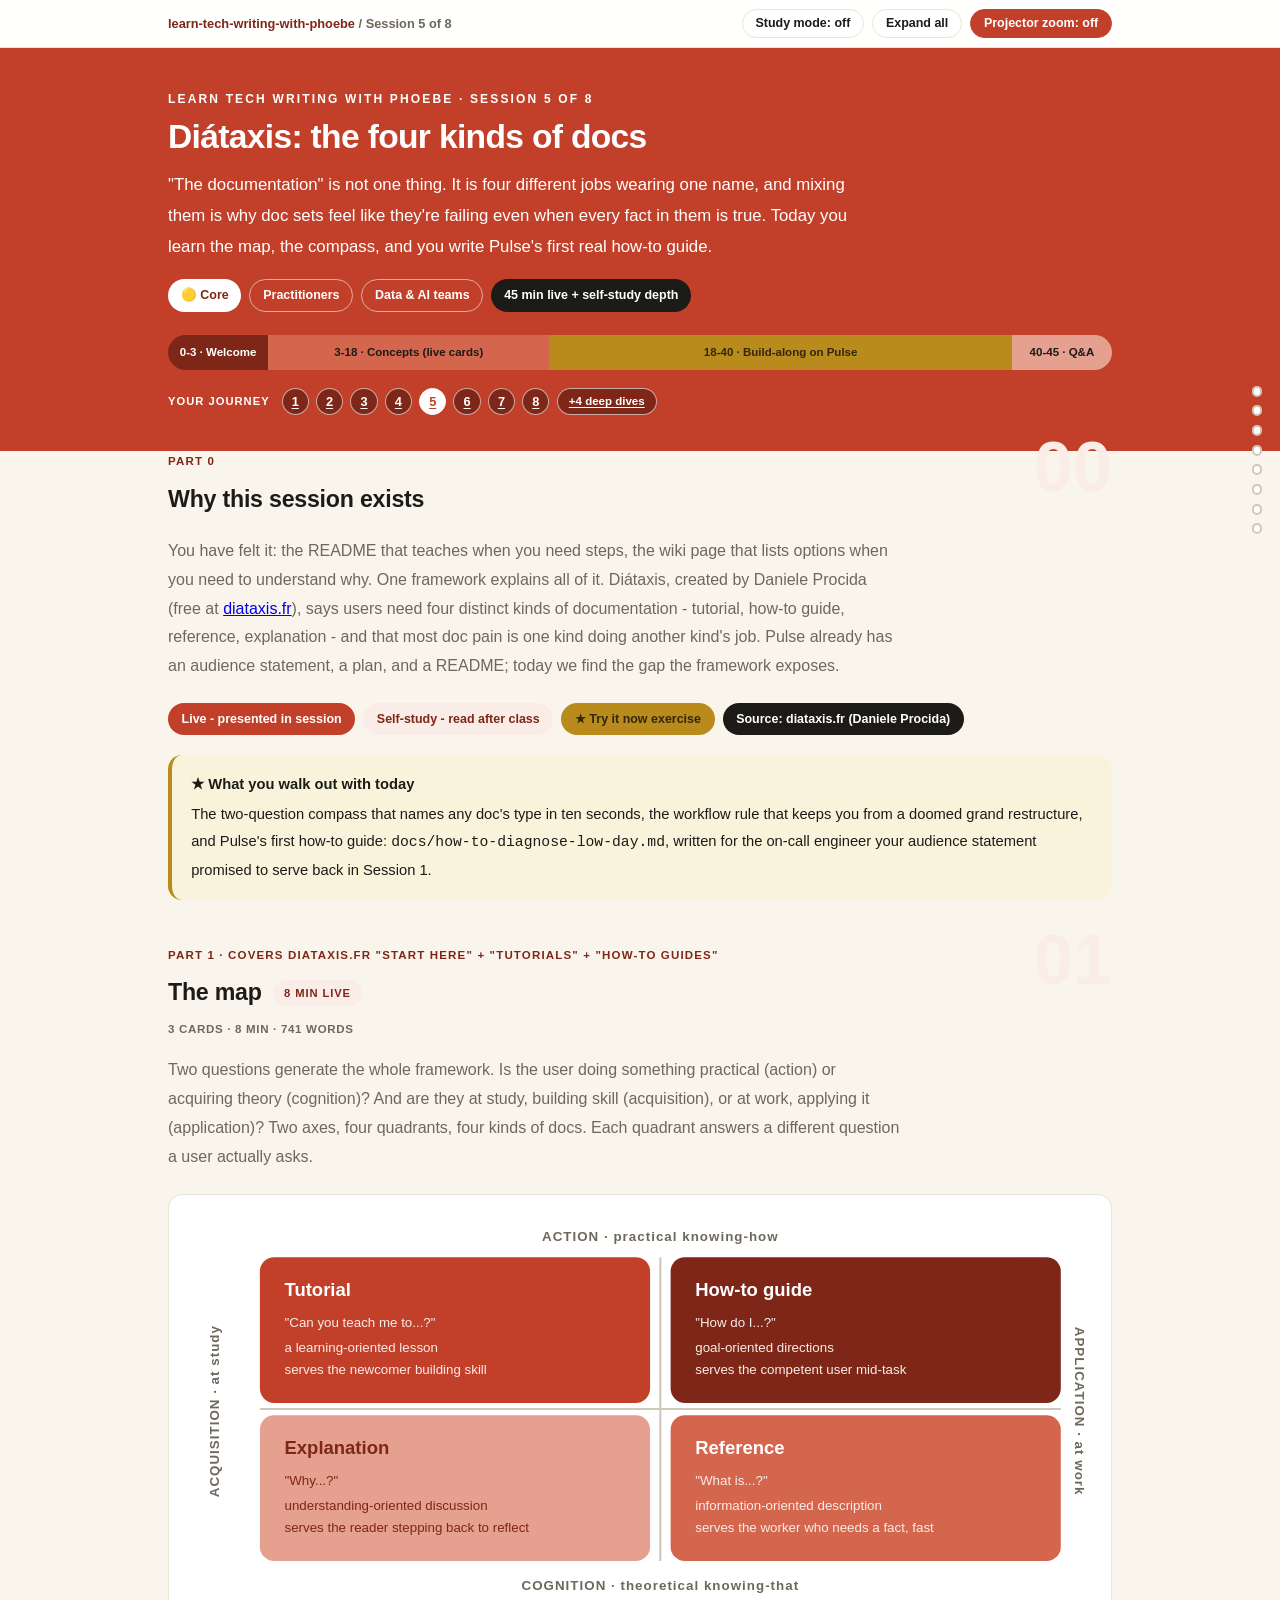
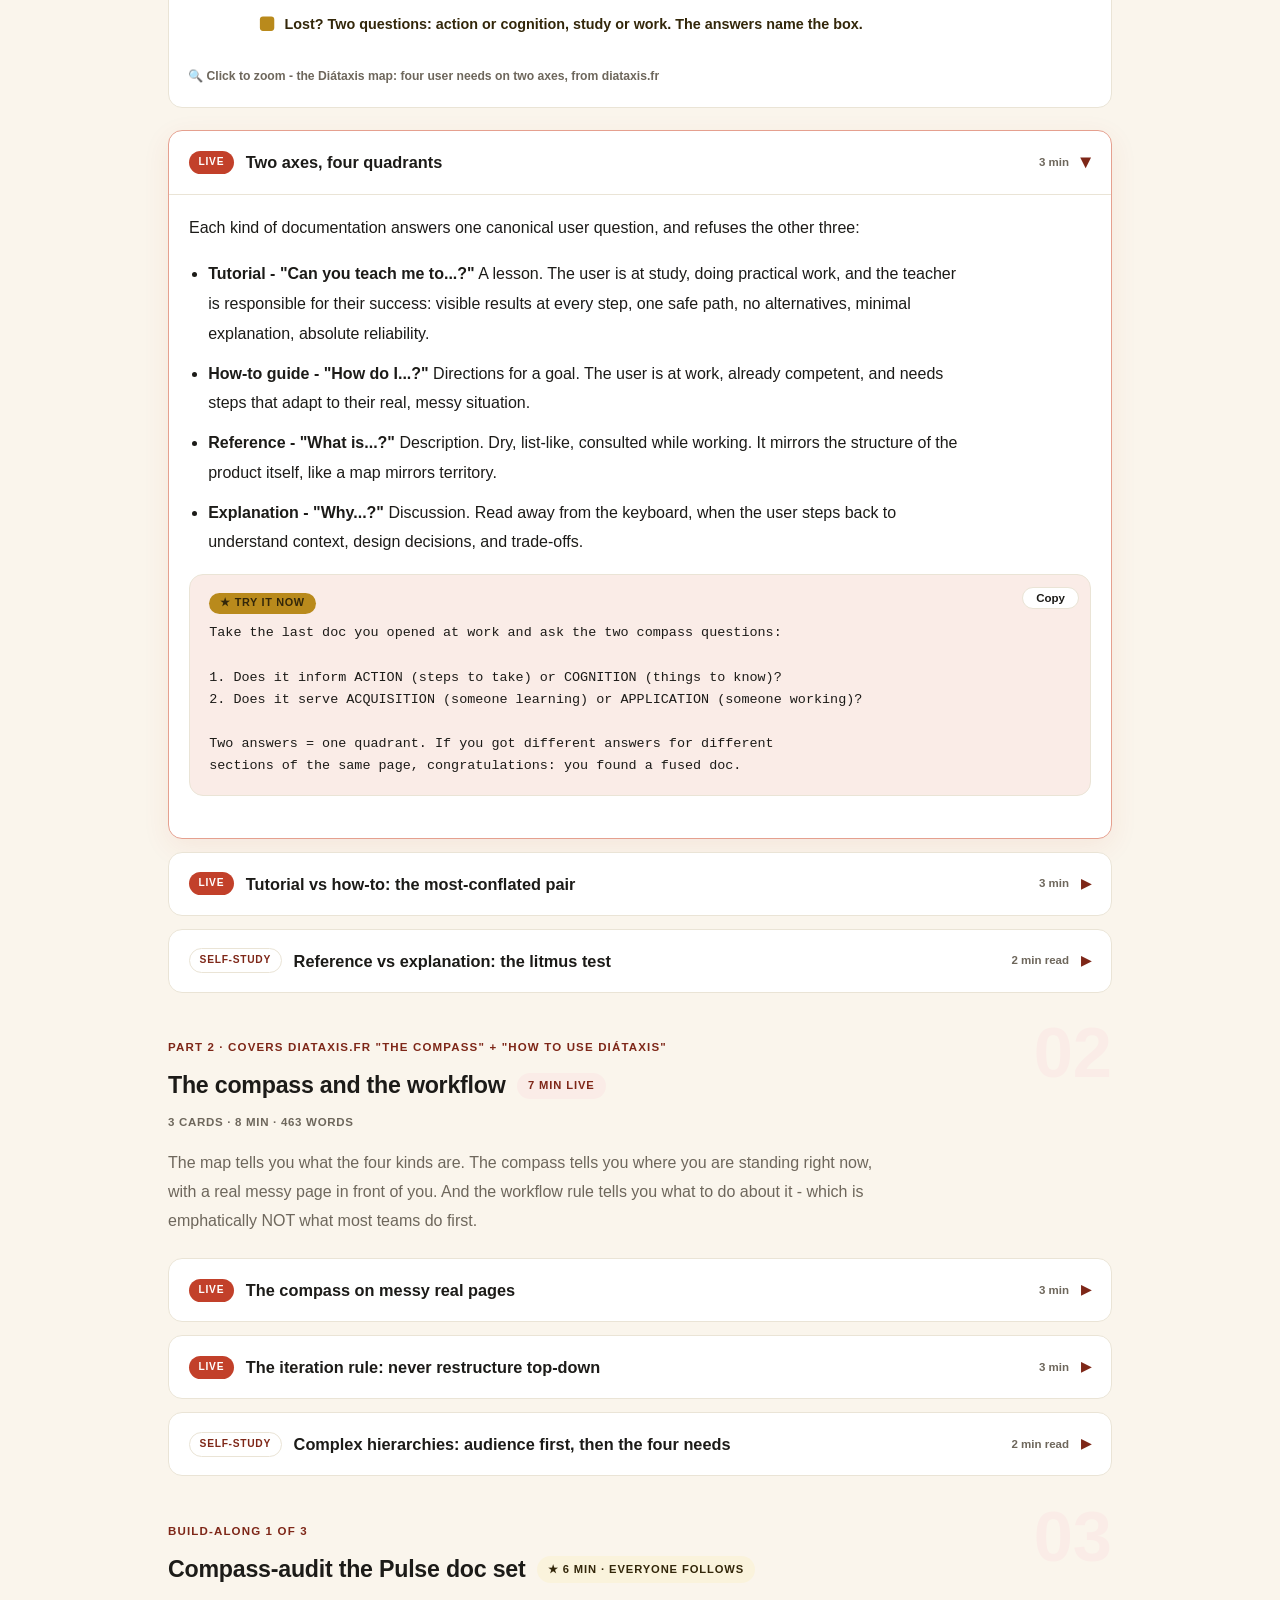
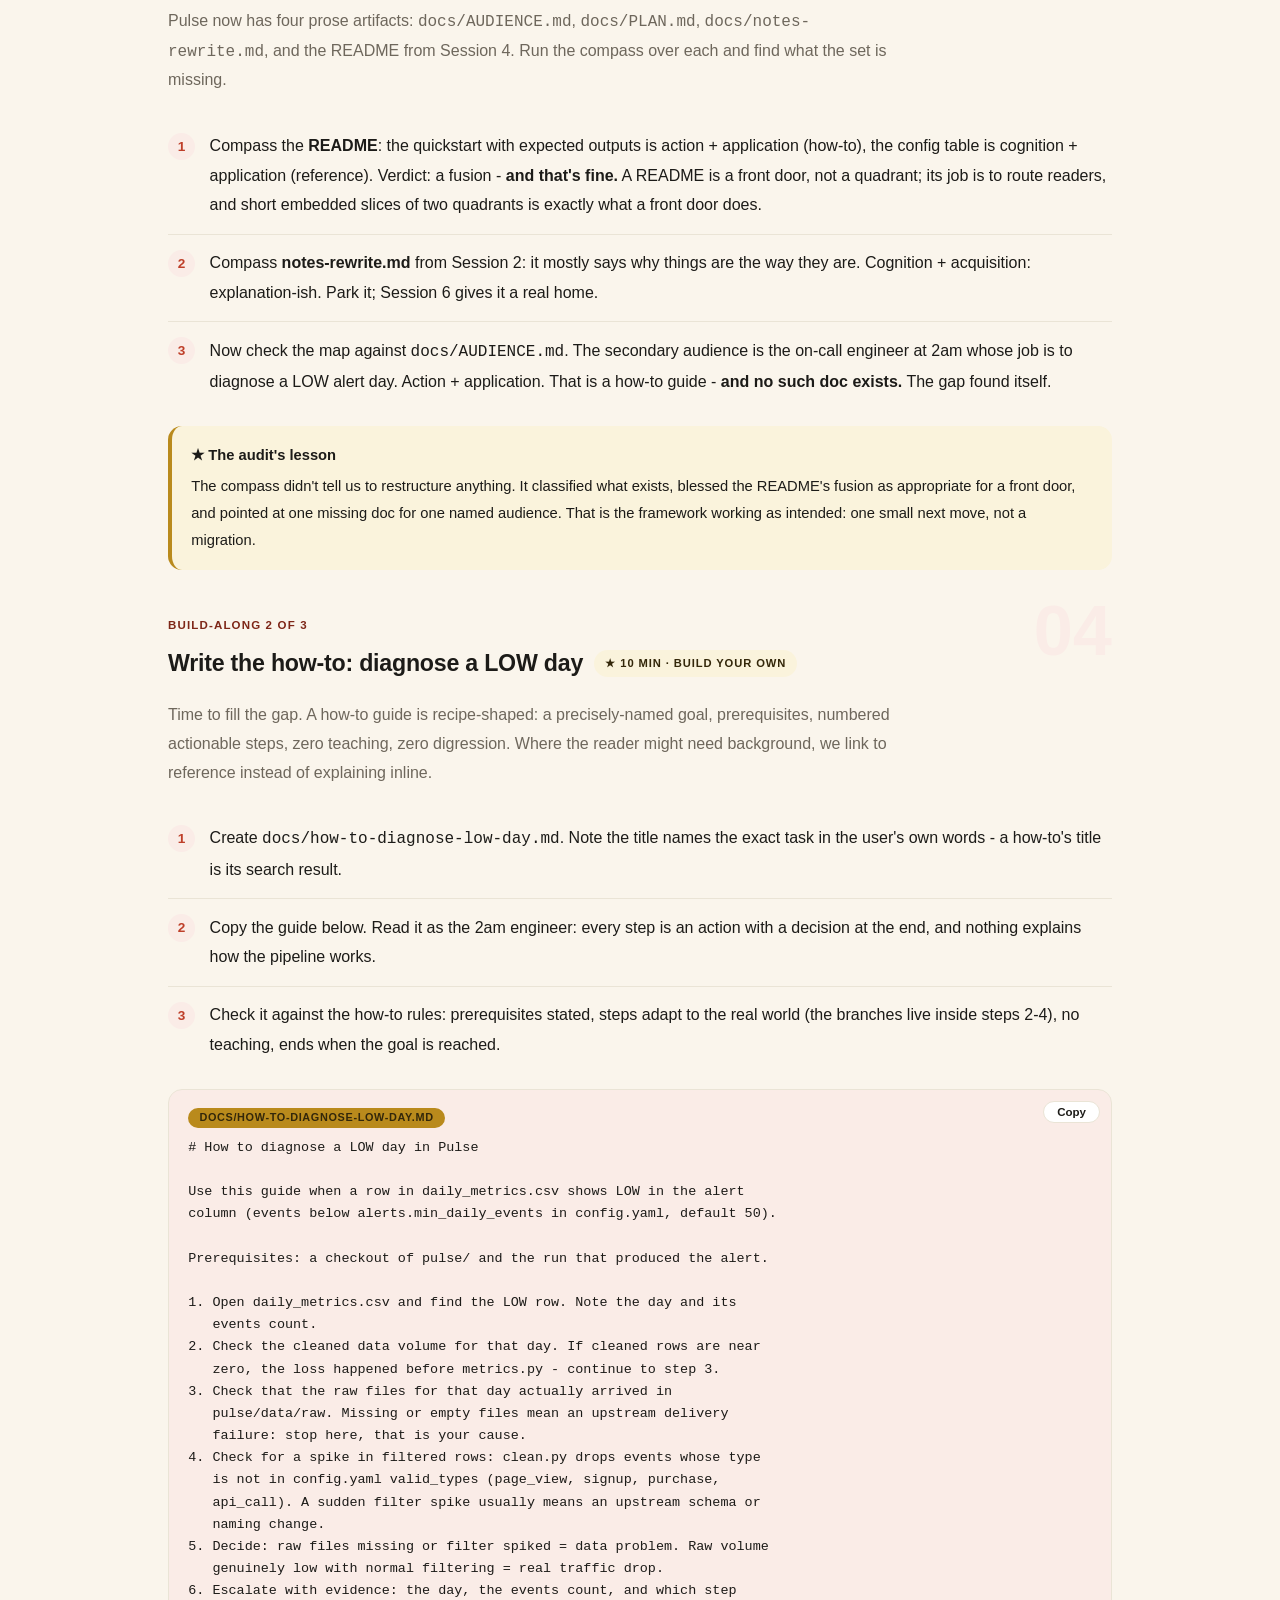
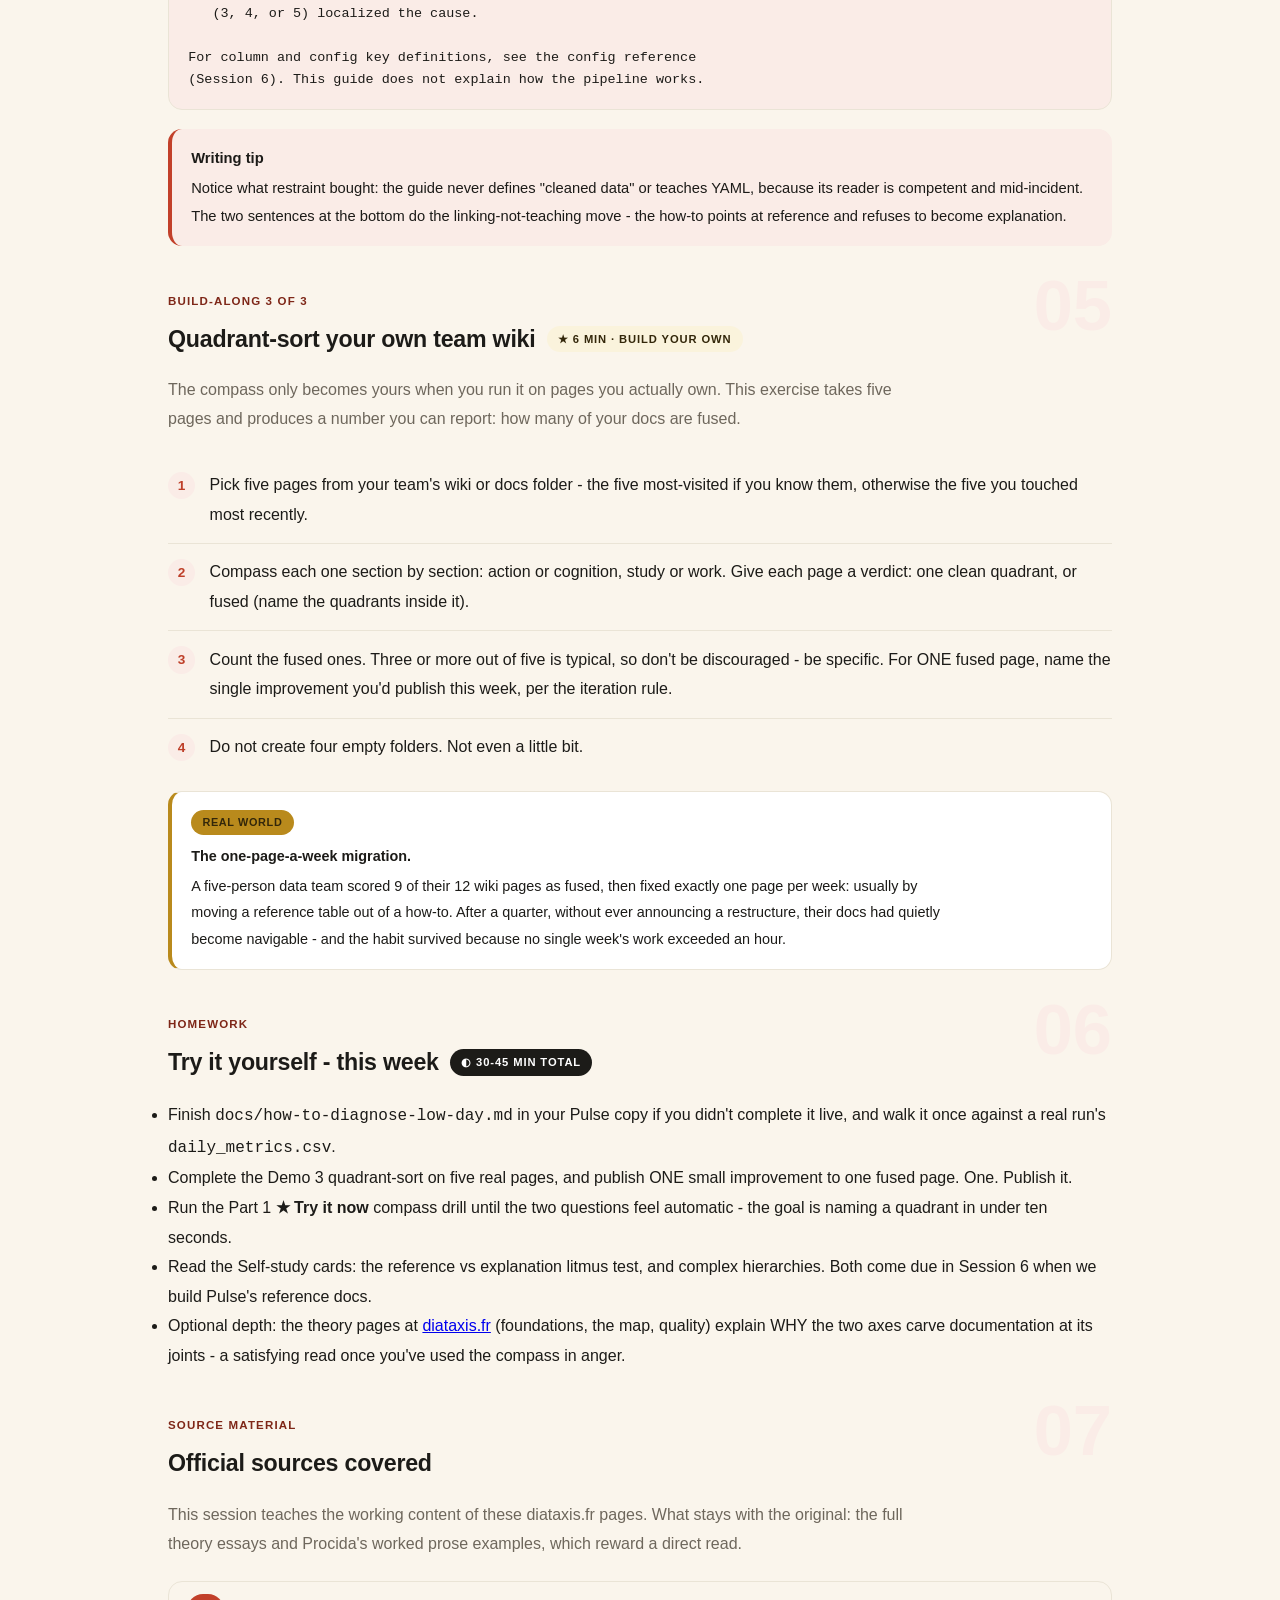
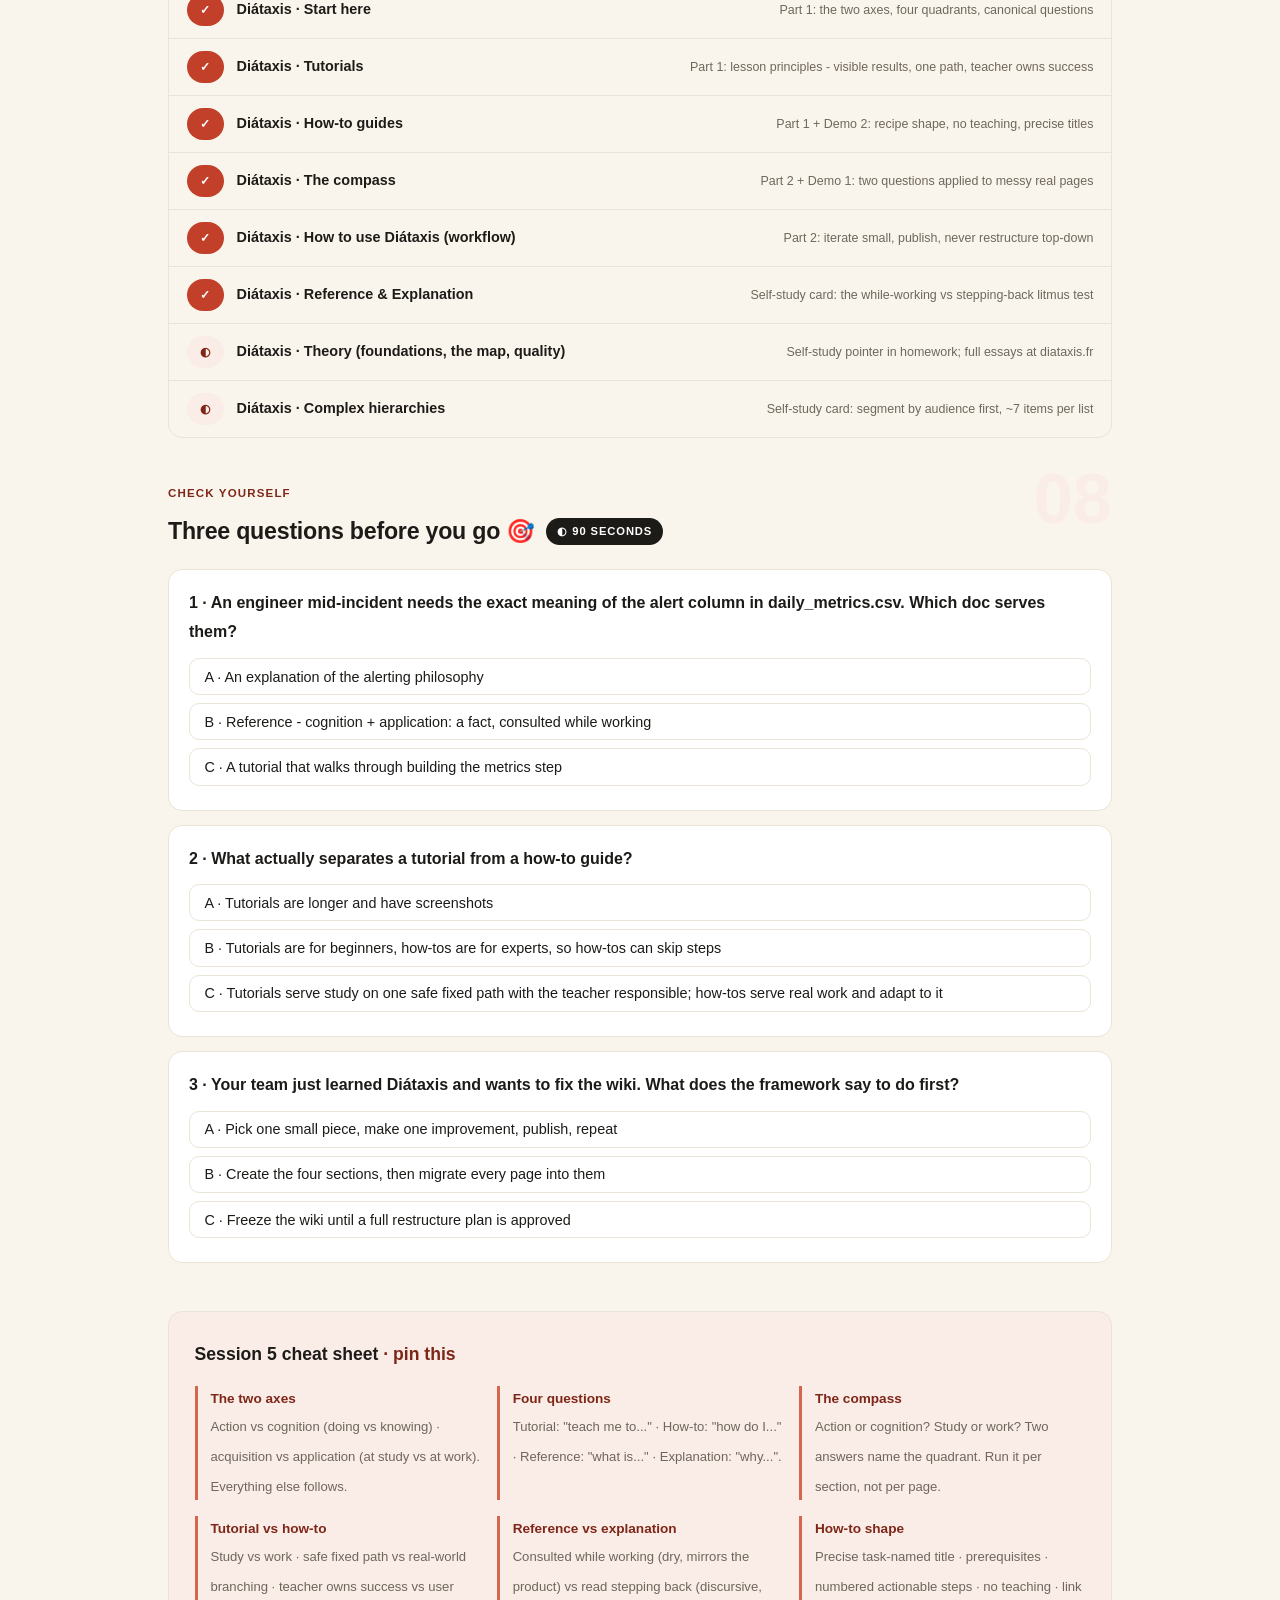
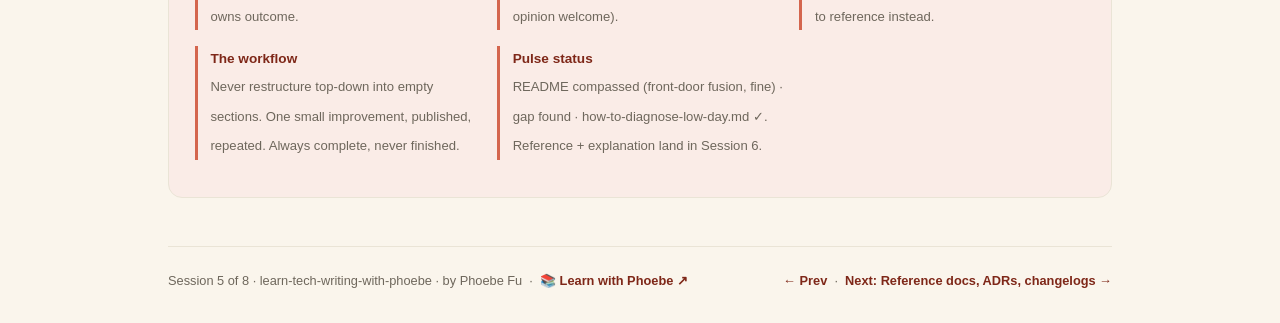
<file: courses/05-diataxis.html>
<!DOCTYPE html>
<html lang="en">
<head>
<meta charset="UTF-8">
<meta name="viewport" content="width=device-width, initial-scale=1.0">
<!-- social:start -->
<meta name="description" content="You have felt it: the README that teaches when you need steps, the wiki page that lists options when you need to understand why. One framework explains all of it. Diátaxis, created by...">
<meta property="og:type" content="article">
<meta property="og:site_name" content="Learn with Phoebe">
<meta property="og:title" content="Diátaxis: the four kinds of docs - learn tech writing with phoebe">
<meta property="og:description" content="You have felt it: the README that teaches when you need steps, the wiki page that lists options when you need to understand why. One framework explains all of it. Diátaxis, created by...">
<meta property="og:url" content="https://phoebefu6.github.io/learn-tech-writing-with-phoebe/courses/05-diataxis.html">
<meta property="og:image" content="https://phoebefu6.github.io/learn-tech-writing-with-phoebe/assets/og-cover.png">
<meta property="og:image:width" content="1200">
<meta property="og:image:height" content="630">
<meta name="twitter:card" content="summary_large_image">
<meta name="twitter:title" content="Diátaxis: the four kinds of docs - learn tech writing with phoebe">
<meta name="twitter:description" content="You have felt it: the README that teaches when you need steps, the wiki page that lists options when you need to understand why. One framework explains all of it. Diátaxis, created by...">
<meta name="twitter:image" content="https://phoebefu6.github.io/learn-tech-writing-with-phoebe/assets/og-cover.png">
<!-- social:end -->
<title>Session 5 · Diátaxis: the four kinds of docs - learn tech writing with phoebe</title>
<link rel="stylesheet" href="../assets/style.css?v=27">
</head>
<body>

<div class="toolbar">
  <div class="wrap">
    <span class="crumb"><a href="../index.html">learn-tech-writing-with-phoebe</a> / Session 5 of 8</span>
    <button class="btn" id="toggle-all" type="button">Expand all</button>
    <button class="btn primary" id="zoom-toggle" type="button">Projector zoom: off</button>
  </div>
</div>

<header class="masthead">
  <div class="wrap">
    <div class="eyebrow">Learn Tech Writing with Phoebe · Session 5 of 8</div>
    <h1>Diátaxis: the <span class="accent">four kinds</span> of docs</h1>
    <p class="sub">"The documentation" is not one thing. It is four different jobs wearing one name, and mixing them is why doc sets feel like they're failing even when every fact in them is true. Today you learn the map, the compass, and you write Pulse's first real how-to guide.</p>
    <div class="chip-row">
      <span class="chip level">🟡 Core</span>
      <span class="chip audience">Practitioners</span>
      <span class="chip audience">Data &amp; AI teams</span>
      <span class="chip time">45 min live + self-study depth</span>
    </div>
    <div class="agenda">
      <span class="a1" style="flex:1">0-3 · Welcome</span>
      <span class="a2" style="flex:3">3-18 · Concepts (live cards)</span>
      <span class="a3" style="flex:5">18-40 · Build-along on Pulse</span>
      <span class="a4" style="flex:1">40-45 · Q&amp;A</span>
    </div>
  </div>
</header>

<main class="wrap">

  <!-- ============ INTRO ============ -->
  <section class="section" id="intro">
    <div class="section-kicker">
      <span class="klabel">Part 0</span>
      <h2>Why this session exists</h2>
    </div>
    <p class="lede">You have felt it: the README that teaches when you need steps, the wiki page that lists options when you need to understand why. One framework explains all of it. Diátaxis, created by Daniele Procida (free at <a href="https://diataxis.fr">diataxis.fr</a>), says users need four distinct kinds of documentation - tutorial, how-to guide, reference, explanation - and that most doc pain is one kind doing another kind's job. Pulse already has an audience statement, a plan, and a README; today we find the gap the framework exposes.</p>
    <div class="legend">
      <span class="pill solid">Live - presented in session</span>
      <span class="pill light">Self-study - read after class</span>
      <span class="pill peach">★ Try it now exercise</span>
      <span class="pill inkpill">Source: diataxis.fr (Daniele Procida)</span>
    </div>
    <div class="callout win">
      <strong>★ What you walk out with today</strong>
      The two-question compass that names any doc's type in ten seconds, the workflow rule that keeps you from a doomed grand restructure, and Pulse's first how-to guide: <code>docs/how-to-diagnose-low-day.md</code>, written for the on-call engineer your audience statement promised to serve back in Session 1.
    </div>
  </section>

  <!-- ============ PART 1: THE MAP ============ -->
  <section class="section" id="map">
    <div class="section-kicker">
      <span class="klabel">Part 1 · covers diataxis.fr "Start here" + "Tutorials" + "How-to guides"</span>
      <h2>The map <span class="tag concept">8 min live</span></h2>
    </div>
    <p class="lede">Two questions generate the whole framework. Is the user doing something practical (action) or acquiring theory (cognition)? And are they at study, building skill (acquisition), or at work, applying it (application)? Two axes, four quadrants, four kinds of docs. Each quadrant answers a different question a user actually asks.</p>

    <figure class="zoomable">
      <svg viewBox="0 0 880 430" xmlns="http://www.w3.org/2000/svg" role="img" aria-label="The Diátaxis map: four quadrants on two axes. Action versus cognition vertically, acquisition versus application horizontally. Tutorial top left, how-to guide top right, explanation bottom left, reference bottom right">
        <style>
          .s5mT { font: 700 18px Inter, sans-serif; fill: #FFFFFF; }
          .s5mS { font: 400 13px Inter, sans-serif; fill: #FAECE7; }
          .s5mE { font: 700 18px Inter, sans-serif; fill: #7E2718; }
          .s5mF { font: 400 13px Inter, sans-serif; fill: #7E2718; }
          .s5mA { font: 700 13px Inter, sans-serif; fill: #6E675C; letter-spacing: 1px; }
          .s5mN { font: 600 14px Inter, sans-serif; fill: #33270A; }
        </style>
        <text class="s5mA" x="460" y="26" text-anchor="middle">ACTION · practical knowing-how</text>
        <text class="s5mA" x="30" y="192" text-anchor="middle" transform="rotate(-90 30 192)">ACQUISITION · at study</text>
        <text class="s5mA" x="864" y="192" text-anchor="middle" transform="rotate(90 864 192)">APPLICATION · at work</text>
        <rect x="70" y="42" width="380" height="142" rx="14" fill="#C2402A"/>
        <text class="s5mT" x="94" y="80">Tutorial</text>
        <text class="s5mS" x="94" y="110">"Can you teach me to...?"</text>
        <text class="s5mS" x="94" y="134">a learning-oriented lesson</text>
        <text class="s5mS" x="94" y="156">serves the newcomer building skill</text>
        <rect x="470" y="42" width="380" height="142" rx="14" fill="#7E2718"/>
        <text class="s5mT" x="494" y="80">How-to guide</text>
        <text class="s5mS" x="494" y="110">"How do I...?"</text>
        <text class="s5mS" x="494" y="134">goal-oriented directions</text>
        <text class="s5mS" x="494" y="156">serves the competent user mid-task</text>
        <rect x="70" y="196" width="380" height="142" rx="14" fill="#E5A08F"/>
        <text class="s5mE" x="94" y="234">Explanation</text>
        <text class="s5mF" x="94" y="264">"Why...?"</text>
        <text class="s5mF" x="94" y="288">understanding-oriented discussion</text>
        <text class="s5mF" x="94" y="310">serves the reader stepping back to reflect</text>
        <rect x="470" y="196" width="380" height="142" rx="14" fill="#D4664E"/>
        <text class="s5mT" x="494" y="234">Reference</text>
        <text class="s5mS" x="494" y="264">"What is...?"</text>
        <text class="s5mS" x="494" y="288">information-oriented description</text>
        <text class="s5mS" x="494" y="310">serves the worker who needs a fact, fast</text>
        <line x1="460" y1="42" x2="460" y2="338" stroke="#CFC8B9" stroke-width="2"/>
        <line x1="70" y1="190" x2="850" y2="190" stroke="#CFC8B9" stroke-width="2"/>
        <text class="s5mA" x="460" y="366" text-anchor="middle">COGNITION · theoretical knowing-that</text>
        <rect x="70" y="392" width="14" height="14" rx="3" fill="#B98A1C"/>
        <text class="s5mN" x="94" y="404">Lost? Two questions: action or cognition, study or work. The answers name the box.</text>
      </svg>
      <figcaption>🔍 Click to zoom - the Diátaxis map: four user needs on two axes, from diataxis.fr</figcaption>
    </figure>

    <details class="card" open>
      <summary><span class="mode live">Live</span>Two axes, four quadrants<span class="mini">3 min</span><span class="caret">▶</span></summary>
      <div class="body">
        <p>Each kind of documentation answers one canonical user question, and refuses the other three:</p>
        <ul>
          <li><strong>Tutorial - "Can you teach me to...?"</strong> A lesson. The user is at study, doing practical work, and the teacher is responsible for their success: visible results at every step, one safe path, no alternatives, minimal explanation, absolute reliability.</li>
          <li><strong>How-to guide - "How do I...?"</strong> Directions for a goal. The user is at work, already competent, and needs steps that adapt to their real, messy situation.</li>
          <li><strong>Reference - "What is...?"</strong> Description. Dry, list-like, consulted while working. It mirrors the structure of the product itself, like a map mirrors territory.</li>
          <li><strong>Explanation - "Why...?"</strong> Discussion. Read away from the keyboard, when the user steps back to understand context, design decisions, and trade-offs.</li>
        </ul>
        <div class="prompt-box good"><span class="label">★ Try it now</span>Take the last doc you opened at work and ask the two compass questions:

1. Does it inform ACTION (steps to take) or COGNITION (things to know)?
2. Does it serve ACQUISITION (someone learning) or APPLICATION (someone working)?

Two answers = one quadrant. If you got different answers for different
sections of the same page, congratulations: you found a fused doc.</div>
      </div>
    </details>

    <details class="card">
      <summary><span class="mode live">Live</span>Tutorial vs how-to: the most-conflated pair<span class="mini">3 min</span><span class="caret">▶</span></summary>
      <div class="body">
        <p>Both are practical and step-shaped, which is why merging them is the single most common mistake in software docs. But they serve opposite situations:</p>
<figure class="zoomable">
  <svg viewBox="0 0 880 320" xmlns="http://www.w3.org/2000/svg" role="img" aria-label="Two overlapping circles for tutorial and how-to guide, sharing the traits practical and step-shaped in the overlap, with tutorial's own trait of one fixed path and how-to's own trait of adapting to reality shown outside the overlap.">
    <style>
      .tw2aT { font: 700 13px Inter, sans-serif; fill: #1C1B18; }
      .tw2aS { font: 700 12px Inter, sans-serif; fill: #7E2718; }
      .tw2aSb { font: 700 12px Inter, sans-serif; fill: #33270A; }
      .tw2aSub { font: 400 11px Inter, sans-serif; fill: #6E675C; }
      .tw2aI { font: 700 12px Inter, sans-serif; fill: #1C1B18; }
      .tw2aN { font: 400 12px Inter, sans-serif; fill: #6E675C; }
    </style>
    <rect x="0" y="0" width="880" height="320" fill="#FAF5EC"/>
    <text class="tw2aT" x="40" y="28">Tutorial vs how-to: the most-conflated pair</text>

    <circle cx="370" cy="150" r="118" fill="#C2402A" opacity=".22" stroke="#C2402A" stroke-width="2"/>
    <circle cx="510" cy="150" r="118" fill="#B98A1C" opacity=".22" stroke="#B98A1C" stroke-width="2"/>

    <text class="tw2aS" x="230" y="150" text-anchor="end">TUTORIAL - at study</text>
    <text class="tw2aSub" x="230" y="172" text-anchor="end">one fixed path</text>

    <text class="tw2aSb" x="650" y="150" text-anchor="start">HOW-TO - mid-task</text>
    <text class="tw2aSub" x="650" y="172" text-anchor="start">adapts to reality</text>

    <text class="tw2aI" x="440" y="154" text-anchor="middle">steps, practical</text>

    <text class="tw2aN" x="40" y="296">Both are step-shaped, which is exactly why merging tutorial and how-to is the most common docs mistake.</text>
  </svg>
  <figcaption>&#128269; Click to zoom - shared steps, opposite responsibilities</figcaption>
</figure>

        <table class="clean">
          <thead><tr><th></th><th>Tutorial</th><th>How-to guide</th></tr></thead>
          <tbody>
            <tr><td>User is</td><td>at study, building skill</td><td>at work, mid-task</td></tr>
            <tr><td>Setting</td><td>contrived and safe, chosen by you</td><td>their real, messy environment</td></tr>
            <tr><td>Path</td><td>one fixed linear path, no alternatives</td><td>branches for real-world variation</td></tr>
            <tr><td>Responsibility</td><td>the teacher owns the learner's success</td><td>the user owns the outcome</td></tr>
            <tr><td>Analogy</td><td>a cooking lesson with an instructor</td><td>a recipe in your own kitchen</td></tr>
          </tbody>
        </table>
        <p>The tell: a "tutorial" that opens with "depending on your setup, you may want to..." is a how-to guide in costume. A "how-to" that pauses to explain what a virtual environment is has a tutorial trapped inside it.</p>
        <div class="callout example">
          <span class="ex-pill">Real world</span>
          <p><strong>The getting-started page that served no one.</strong> A data platform's "Getting started" mixed a toy walkthrough with production deployment options. Newcomers hit the branching options and froze; experienced engineers waded through the toy example to find the one flag they needed. Split into a tutorial (fixed sample data, guaranteed outcome) and a deployment how-to, both audiences got faster - the content barely changed, only its sorting did.</p>
<figure class="zoomable">
  <svg viewBox="0 0 880 300" xmlns="http://www.w3.org/2000/svg" role="img" aria-label="Two panels: a fused getting-started page that mixed a toy tutorial with production how-to options confused both newcomers and experts, versus splitting it into a tutorial with fixed sample data and a separate deployment how-to guide, which made both audiences faster.">
    <style>
      .tw2bT { font: 700 13px Inter, sans-serif; fill: #1C1B18; }
      .tw2bH { font: 700 13px Inter, sans-serif; fill: #7E2718; }
      .tw2bHg { font: 700 13px Inter, sans-serif; fill: #C2402A; }
      .tw2bB { font: 400 12px Inter, sans-serif; fill: #1C1B18; }
      .tw2bN { font: 400 12px Inter, sans-serif; fill: #6E675C; }
    </style>
    <rect x="0" y="0" width="880" height="300" fill="#FAF5EC"/>
    <text class="tw2bT" x="40" y="28">One fused page vs one page per audience</text>

    <rect x="40" y="50" width="390" height="180" rx="12" fill="#FEF2F2" stroke="#FCA5A5" stroke-width="1.5"/>
    <text class="tw2bH" x="58" y="84">&#10007; Getting started, fused</text>
    <text class="tw2bB" x="58" y="114">Newcomers froze at options</text>
    <text class="tw2bB" x="58" y="134">Experts waded through toy example</text>
    <text class="tw2bB" x="58" y="154">One page, two audiences lost</text>

    <rect x="450" y="50" width="390" height="180" rx="12" fill="#FAECE7" stroke="#C2402A" stroke-width="1.5"/>
    <text class="tw2bHg" x="468" y="84">&#10003; Split: tutorial + how-to</text>
    <text class="tw2bB" x="468" y="114">Tutorial: fixed data, guaranteed</text>
    <text class="tw2bB" x="468" y="134">How-to: real deployment options</text>
    <text class="tw2bB" x="468" y="154">Both audiences got faster</text>

    <text class="tw2bN" x="40" y="276">Same content, sorted by audience: a fused page serves neither the newcomer nor the expert well.</text>
  </svg>
  <figcaption>&#128269; Click to zoom - split by audience, not just by content</figcaption>
</figure>

        </div>
      </div>
    </details>

    <details class="card">
      <summary><span class="mode self">Self-study</span>Reference vs explanation: the litmus test<span class="mini">2 min read</span><span class="caret">▶</span></summary>
      <div class="body">
        <p>The cognition side has its own commonly-fused pair. The litmus test is when the reader has it open:</p>
        <ul>
          <li><strong>Reference is consulted WHILE working.</strong> It is austere on purpose: tables, parameter lists, one true format. It states facts and cites nothing but the product. Its structure should mirror the product's structure, so the user can navigate the doc by navigating their mental model of the code.</li>
          <li><strong>Explanation is read when stepping back.</strong> It is discursive and wide-angle: why the design is this way, what the alternatives were, how this connects to that. It is the one quadrant where opinion and perspective are welcome.</li>
        </ul>
        <p>If a "reference" page starts arguing for a design decision, cut the argument and move it to an explanation page. If an "architecture overview" keeps getting opened mid-incident for one config value, that value belongs in reference. Session 6 builds both kinds for Pulse.</p>
      </div>
    </details>
  </section>

  <!-- ============ PART 2: COMPASS AND WORKFLOW ============ -->
  <section class="section" id="compass">
    <div class="section-kicker">
      <span class="klabel">Part 2 · covers diataxis.fr "The compass" + "How to use Diátaxis"</span>
      <h2>The compass and the workflow <span class="tag concept">7 min live</span></h2>
    </div>
    <p class="lede">The map tells you what the four kinds are. The compass tells you where you are standing right now, with a real messy page in front of you. And the workflow rule tells you what to do about it - which is emphatically NOT what most teams do first.</p>

    <details class="card">
      <summary><span class="mode live">Live</span>The compass on messy real pages<span class="mini">3 min</span><span class="caret">▶</span></summary>
      <div class="body">
        <p>Real pages rarely arrive pre-labeled. The compass is the two questions from the map, applied to whatever is in front of you: <strong>action or cognition?</strong> then <strong>acquisition or application?</strong> Ask them about each chunk of a page, not the page as a whole.</p>
        <p>Worked example: "Is our wiki page on the alert system a how-to or a reference?" Run the compass section by section and the honest answer is: <strong>it's three docs fused.</strong> The threshold table (cognition + application) is reference. The what-to-do-when-it-fires steps (action + application) are a how-to. The paragraph on why we alert on volume instead of latency (cognition + acquisition) is explanation. The page isn't bad because the facts are wrong; it's bad because three different readers each have to wade through the other two readers' content.</p>
        <div class="callout tip">
          <strong>Writing tip</strong>
          The compass works before writing too. About to type? Ask the two questions about what the READER will be doing, name the quadrant, and let that quadrant's rules settle your tone, structure, and what to leave out.
        </div>
      </div>
    </details>

    <details class="card">
      <summary><span class="mode live">Live</span>The iteration rule: never restructure top-down<span class="mini">3 min</span><span class="caret">▶</span></summary>
      <div class="body">
        <p>The classic failure mode after learning Diátaxis: declare a grand migration, create four empty sections labeled Tutorials, How-to, Reference, Explanation, and start shoveling the old wiki into them. The diataxis.fr site itself is blunt about this: don't do that, it's horrible. You burn weeks, the empty skeleton demoralizes everyone, and the fused pages stay fused - just in new folders.</p>
        <p>The prescribed workflow is deliberately small:</p>
        <ul>
          <li><strong>Pick any small piece</strong> of the existing docs. Literally any page, wherever you happen to be.</li>
          <li><strong>Assess it with the compass.</strong> What is it trying to be? What is it fused with? What single thing would most improve it?</li>
          <li><strong>Make ONE improvement and publish it.</strong> Move the reference table out. Sharpen one title. Delete one digression.</li>
          <li><strong>Repeat.</strong> Structure emerges from many small correct moves, the way a city street grid emerges, not the way a planned monument does.</li>
        </ul>
        <p>The mindset shift underneath: documentation is never "finished", and under this workflow it is always complete - every published state is a valid, shippable state. There is no half-migrated limbo.</p>
      </div>
    </details>

    <details class="card">
      <summary><span class="mode self">Self-study</span>Complex hierarchies: audience first, then the four needs<span class="mini">2 min read</span><span class="caret">▶</span></summary>
      <div class="body">
        <p>Big products break the naive four-folder layout: a platform serving analysts, engineers, and admins can't share one tutorial section. The guidance for scale:</p>
        <ul>
          <li><strong>Segment by user type or context FIRST,</strong> then apply the four needs within each segment. "Analyst docs" gets its own tutorial, how-tos, reference; so does "operator docs". The audience statement from Session 1 is exactly this segmentation, already written.</li>
          <li><strong>Cap contents lists at roughly seven items.</strong> Past that, readers stop scanning and start searching, which means your structure has stopped helping. Split or regroup.</li>
          <li><strong>Make landing pages readable overviews,</strong> not bare link farms. A good landing page tells the reader which segment they are and which need they have, in prose, before showing them the list.</li>
        </ul>
      </div>
    </details>
  </section>

  <!-- ============ DEMO 1 ============ -->
  <section class="section" id="demo-1">
    <div class="section-kicker">
      <span class="klabel">Build-along 1 of 3</span>
      <h2>Compass-audit the Pulse doc set <span class="tag demo">★ 6 min · everyone follows</span></h2>
    </div>
    <p class="lede">Pulse now has four prose artifacts: <code>docs/AUDIENCE.md</code>, <code>docs/PLAN.md</code>, <code>docs/notes-rewrite.md</code>, and the README from Session 4. Run the compass over each and find what the set is missing.</p>

    <div class="steps">
      <div class="step"><p>Compass the <strong>README</strong>: the quickstart with expected outputs is action + application (how-to), the config table is cognition + application (reference). Verdict: a fusion - <strong>and that's fine.</strong> A README is a front door, not a quadrant; its job is to route readers, and short embedded slices of two quadrants is exactly what a front door does.</p></div>
      <div class="step"><p>Compass <strong>notes-rewrite.md</strong> from Session 2: it mostly says why things are the way they are. Cognition + acquisition: explanation-ish. Park it; Session 6 gives it a real home.</p></div>
      <div class="step"><p>Now check the map against <code>docs/AUDIENCE.md</code>. The secondary audience is the on-call engineer at 2am whose job is to diagnose a LOW alert day. Action + application. That is a how-to guide - <strong>and no such doc exists.</strong> The gap found itself.</p></div>
    </div>

    <div class="callout win">
      <strong>★ The audit's lesson</strong>
      The compass didn't tell us to restructure anything. It classified what exists, blessed the README's fusion as appropriate for a front door, and pointed at one missing doc for one named audience. That is the framework working as intended: one small next move, not a migration.
    </div>
  </section>

  <!-- ============ DEMO 2 ============ -->
  <section class="section" id="demo-2">
    <div class="section-kicker">
      <span class="klabel">Build-along 2 of 3</span>
      <h2>Write the how-to: diagnose a LOW day <span class="tag demo">★ 10 min · build your own</span></h2>
    </div>
    <p class="lede">Time to fill the gap. A how-to guide is recipe-shaped: a precisely-named goal, prerequisites, numbered actionable steps, zero teaching, zero digression. Where the reader might need background, we link to reference instead of explaining inline.</p>

    <div class="steps">
      <div class="step"><p>Create <code>docs/how-to-diagnose-low-day.md</code>. Note the title names the exact task in the user's own words - a how-to's title is its search result.</p></div>
      <div class="step"><p>Copy the guide below. Read it as the 2am engineer: every step is an action with a decision at the end, and nothing explains how the pipeline works.</p></div>
      <div class="step"><p>Check it against the how-to rules: prerequisites stated, steps adapt to the real world (the branches live inside steps 2-4), no teaching, ends when the goal is reached.</p></div>
    </div>

    <div class="prompt-box good"><span class="label">docs/how-to-diagnose-low-day.md</span># How to diagnose a LOW day in Pulse

Use this guide when a row in daily_metrics.csv shows LOW in the alert
column (events below alerts.min_daily_events in config.yaml, default 50).

Prerequisites: a checkout of pulse/ and the run that produced the alert.

1. Open daily_metrics.csv and find the LOW row. Note the day and its
   events count.
2. Check the cleaned data volume for that day. If cleaned rows are near
   zero, the loss happened before metrics.py - continue to step 3.
3. Check that the raw files for that day actually arrived in
   pulse/data/raw. Missing or empty files mean an upstream delivery
   failure: stop here, that is your cause.
4. Check for a spike in filtered rows: clean.py drops events whose type
   is not in config.yaml valid_types (page_view, signup, purchase,
   api_call). A sudden filter spike usually means an upstream schema or
   naming change.
5. Decide: raw files missing or filter spiked = data problem. Raw volume
   genuinely low with normal filtering = real traffic drop.
6. Escalate with evidence: the day, the events count, and which step
   (3, 4, or 5) localized the cause.

For column and config key definitions, see the config reference
(Session 6). This guide does not explain how the pipeline works.</div>

    <div class="callout tip">
      <strong>Writing tip</strong>
      Notice what restraint bought: the guide never defines "cleaned data" or teaches YAML, because its reader is competent and mid-incident. The two sentences at the bottom do the linking-not-teaching move - the how-to points at reference and refuses to become explanation.
    </div>
  </section>

  <!-- ============ DEMO 3 ============ -->
  <section class="section" id="demo-3">
    <div class="section-kicker">
      <span class="klabel">Build-along 3 of 3</span>
      <h2>Quadrant-sort your own team wiki <span class="tag demo">★ 6 min · build your own</span></h2>
    </div>
    <p class="lede">The compass only becomes yours when you run it on pages you actually own. This exercise takes five pages and produces a number you can report: how many of your docs are fused.</p>

    <div class="steps">
      <div class="step"><p>Pick five pages from your team's wiki or docs folder - the five most-visited if you know them, otherwise the five you touched most recently.</p></div>
      <div class="step"><p>Compass each one section by section: action or cognition, study or work. Give each page a verdict: one clean quadrant, or fused (name the quadrants inside it).</p></div>
      <div class="step"><p>Count the fused ones. Three or more out of five is typical, so don't be discouraged - be specific. For ONE fused page, name the single improvement you'd publish this week, per the iteration rule.</p></div>
      <div class="step"><p>Do not create four empty folders. Not even a little bit.</p></div>
    </div>

    <div class="callout example">
      <span class="ex-pill">Real world</span>
      <p><strong>The one-page-a-week migration.</strong> A five-person data team scored 9 of their 12 wiki pages as fused, then fixed exactly one page per week: usually by moving a reference table out of a how-to. After a quarter, without ever announcing a restructure, their docs had quietly become navigable - and the habit survived because no single week's work exceeded an hour.</p>
    </div>
  </section>

  <!-- ============ HOMEWORK ============ -->
  <section class="section" id="exercise">
    <div class="section-kicker">
      <span class="klabel">Homework</span>
      <h2>Try it yourself - this week <span class="tag exercise">◐ 30-45 min total</span></h2>
    </div>
    <ul>
      <li>Finish <code>docs/how-to-diagnose-low-day.md</code> in your Pulse copy if you didn't complete it live, and walk it once against a real run's <code>daily_metrics.csv</code>.</li>
      <li>Complete the Demo 3 quadrant-sort on five real pages, and publish ONE small improvement to one fused page. One. Publish it.</li>
      <li>Run the Part 1 <strong>★ Try it now</strong> compass drill until the two questions feel automatic - the goal is naming a quadrant in under ten seconds.</li>
      <li>Read the Self-study cards: the reference vs explanation litmus test, and complex hierarchies. Both come due in Session 6 when we build Pulse's reference docs.</li>
      <li>Optional depth: the theory pages at <a href="https://diataxis.fr">diataxis.fr</a> (foundations, the map, quality) explain WHY the two axes carve documentation at its joints - a satisfying read once you've used the compass in anger.</li>
    </ul>
  </section>

  <!-- ============ SOURCES COVERED ============ -->
  <section class="section" id="official">
    <div class="section-kicker">
      <span class="klabel">Source material</span>
      <h2>Official sources covered</h2>
    </div>
    <p class="lede">This session teaches the working content of these diataxis.fr pages. What stays with the original: the full theory essays and Procida's worked prose examples, which reward a direct read.</p>
    <div class="covered">
      <div class="covered-row"><span class="status pill solid">✓</span><span class="name">Diátaxis · Start here</span><span class="note">Part 1: the two axes, four quadrants, canonical questions</span></div>
      <div class="covered-row"><span class="status pill solid">✓</span><span class="name">Diátaxis · Tutorials</span><span class="note">Part 1: lesson principles - visible results, one path, teacher owns success</span></div>
      <div class="covered-row"><span class="status pill solid">✓</span><span class="name">Diátaxis · How-to guides</span><span class="note">Part 1 + Demo 2: recipe shape, no teaching, precise titles</span></div>
      <div class="covered-row"><span class="status pill solid">✓</span><span class="name">Diátaxis · The compass</span><span class="note">Part 2 + Demo 1: two questions applied to messy real pages</span></div>
      <div class="covered-row"><span class="status pill solid">✓</span><span class="name">Diátaxis · How to use Diátaxis (workflow)</span><span class="note">Part 2: iterate small, publish, never restructure top-down</span></div>
      <div class="covered-row"><span class="status pill solid">✓</span><span class="name">Diátaxis · Reference &amp; Explanation</span><span class="note">Self-study card: the while-working vs stepping-back litmus test</span></div>
      <div class="covered-row"><span class="status pill light">◐</span><span class="name">Diátaxis · Theory (foundations, the map, quality)</span><span class="note">Self-study pointer in homework; full essays at diataxis.fr</span></div>
      <div class="covered-row"><span class="status pill light">◐</span><span class="name">Diátaxis · Complex hierarchies</span><span class="note">Self-study card: segment by audience first, ~7 items per list</span></div>
    </div>
  </section>

  <!-- ============ QUIZ ============ -->
  <section class="section" id="quiz">
    <div class="section-kicker">
      <span class="klabel">Check yourself</span>
      <h2>Three questions before you go 🎯 <span class="tag exercise">◐ 90 seconds</span></h2>
    </div>
    <div class="quiz-q" data-answer="1">
      <p class="qtext">1 · An engineer mid-incident needs the exact meaning of the alert column in daily_metrics.csv. Which doc serves them?</p>
      <button class="qopt" type="button">A · An explanation of the alerting philosophy</button>
      <button class="qopt" type="button">B · Reference - cognition + application: a fact, consulted while working</button>
      <button class="qopt" type="button">C · A tutorial that walks through building the metrics step</button>
      <p class="qwhy">Compass it: they need to KNOW something (cognition), and they are at WORK (application). That quadrant is reference. The other two would make a 2am incident longer.</p>
    </div>
    <div class="quiz-q" data-answer="2">
      <p class="qtext">2 · What actually separates a tutorial from a how-to guide?</p>
      <button class="qopt" type="button">A · Tutorials are longer and have screenshots</button>
      <button class="qopt" type="button">B · Tutorials are for beginners, how-tos are for experts, so how-tos can skip steps</button>
      <button class="qopt" type="button">C · Tutorials serve study on one safe fixed path with the teacher responsible; how-tos serve real work and adapt to it</button>
      <p class="qwhy">The difference is the user's situation, not length or skill flattery: contrived-safe vs real-world, single path vs branching, teacher-responsible vs user-responsible. It's the most-conflated pair for a reason.</p>
    </div>
    <div class="quiz-q" data-answer="0">
      <p class="qtext">3 · Your team just learned Diátaxis and wants to fix the wiki. What does the framework say to do first?</p>
      <button class="qopt" type="button">A · Pick one small piece, make one improvement, publish, repeat</button>
      <button class="qopt" type="button">B · Create the four sections, then migrate every page into them</button>
      <button class="qopt" type="button">C · Freeze the wiki until a full restructure plan is approved</button>
      <p class="qwhy">The top-down empty-skeleton restructure is the failure mode the site warns against by name. Structure emerges from small published improvements; docs are always complete, never finished.</p>
    </div>
    <p class="quiz-score"></p>
  </section>

  <!-- ============ CHEAT SHEET ============ -->
  <section class="cheat" id="cheatsheet">
    <h3>Session 5 cheat sheet <span>· pin this</span></h3>
    <div class="grid-2">
      <div class="cheat-item"><b>The two axes</b><span>Action vs cognition (doing vs knowing) · acquisition vs application (at study vs at work). Everything else follows.</span></div>
      <div class="cheat-item"><b>Four questions</b><span>Tutorial: "teach me to..." · How-to: "how do I..." · Reference: "what is..." · Explanation: "why...".</span></div>
      <div class="cheat-item"><b>The compass</b><span>Action or cognition? Study or work? Two answers name the quadrant. Run it per section, not per page.</span></div>
      <div class="cheat-item"><b>Tutorial vs how-to</b><span>Study vs work · safe fixed path vs real-world branching · teacher owns success vs user owns outcome.</span></div>
      <div class="cheat-item"><b>Reference vs explanation</b><span>Consulted while working (dry, mirrors the product) vs read stepping back (discursive, opinion welcome).</span></div>
      <div class="cheat-item"><b>How-to shape</b><span>Precise task-named title · prerequisites · numbered actionable steps · no teaching · link to reference instead.</span></div>
      <div class="cheat-item"><b>The workflow</b><span>Never restructure top-down into empty sections. One small improvement, published, repeated. Always complete, never finished.</span></div>
      <div class="cheat-item"><b>Pulse status</b><span>README compassed (front-door fusion, fine) · gap found · how-to-diagnose-low-day.md ✓. Reference + explanation land in Session 6.</span></div>
    </div>
  </section>

  <footer class="pagefoot">
    <span>Session 5 of 8 · learn-tech-writing-with-phoebe · by Phoebe Fu &nbsp;·&nbsp; 📚 <a href="https://phoebefu6.github.io/learn-with-phoebe/">Learn with Phoebe ↗</a></span>
    <span><a href="04-the-readme.html">← Prev</a> &nbsp;·&nbsp; <a href="06-reference-adrs-changelogs.html">Next: Reference docs, ADRs, changelogs →</a></span>
  </footer>

</main>

<script src="../assets/app.js?v=26"></script>
</body>
</html>
</file>
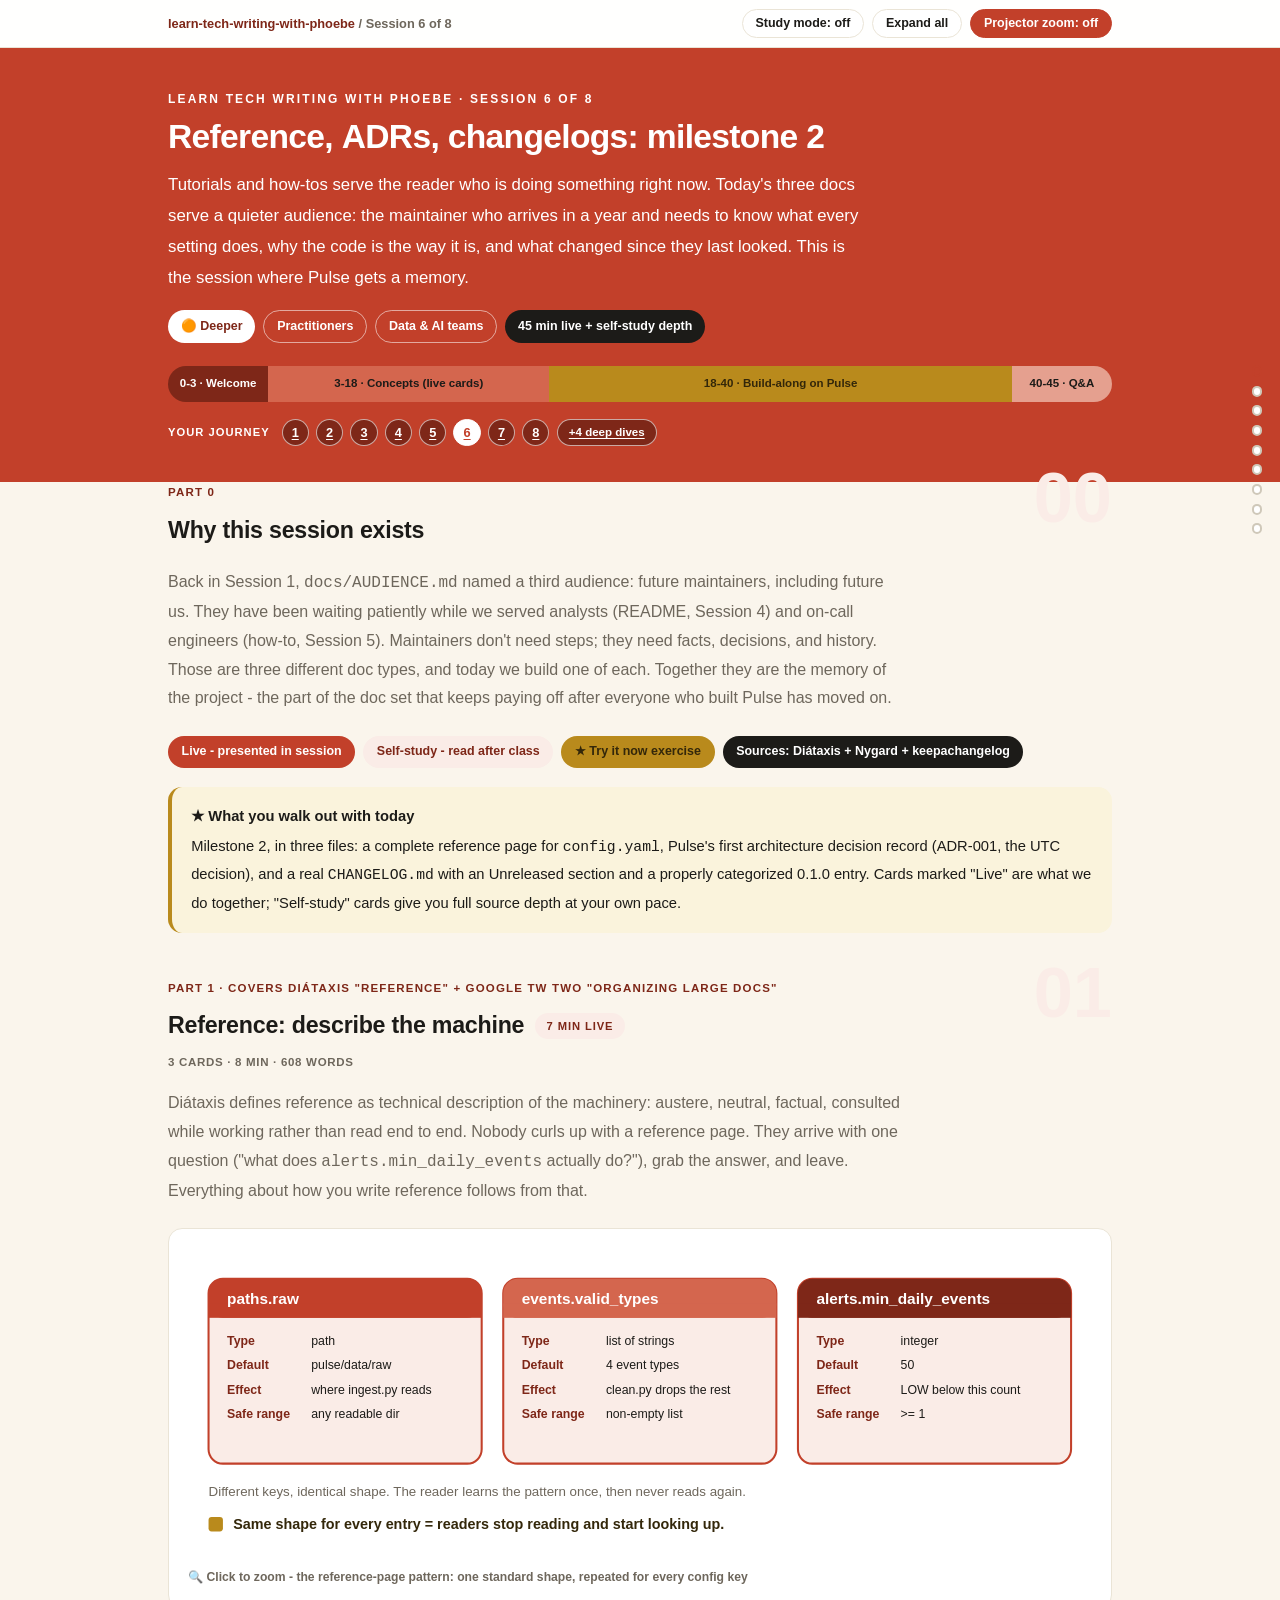
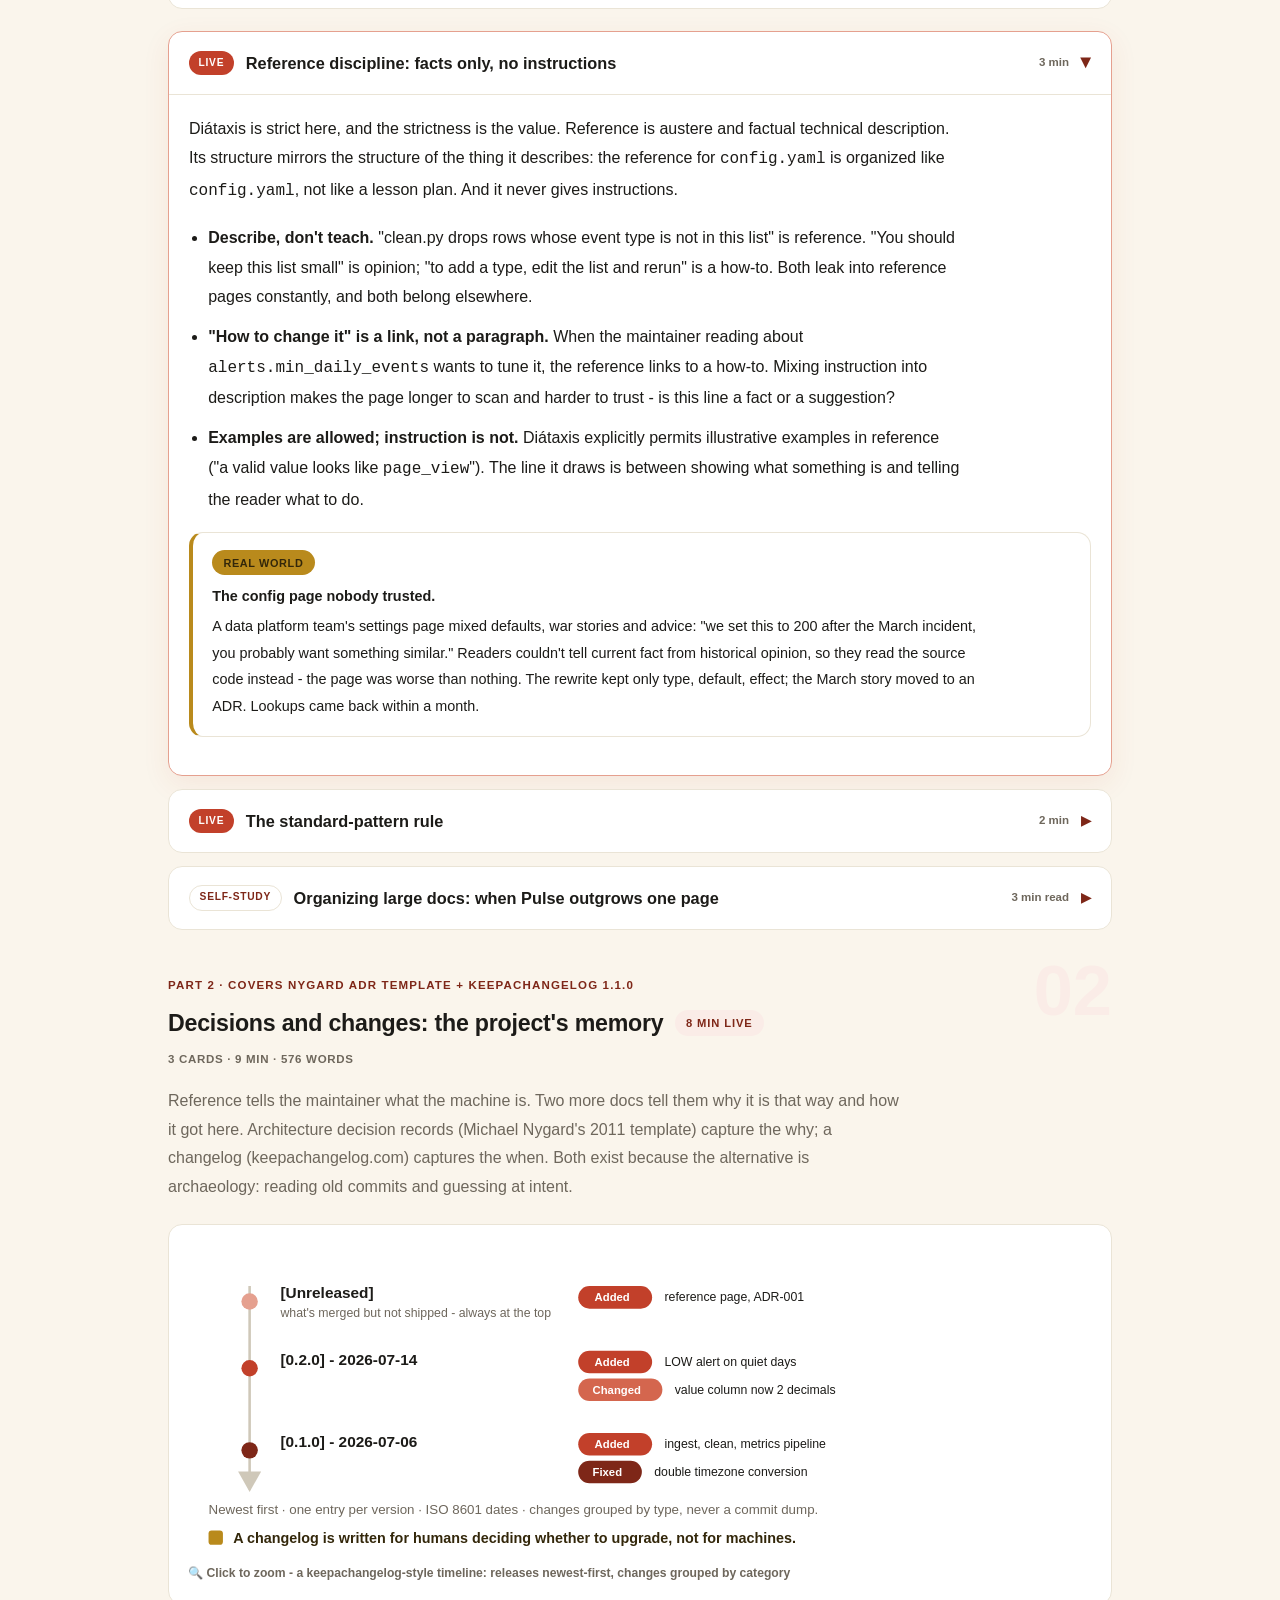
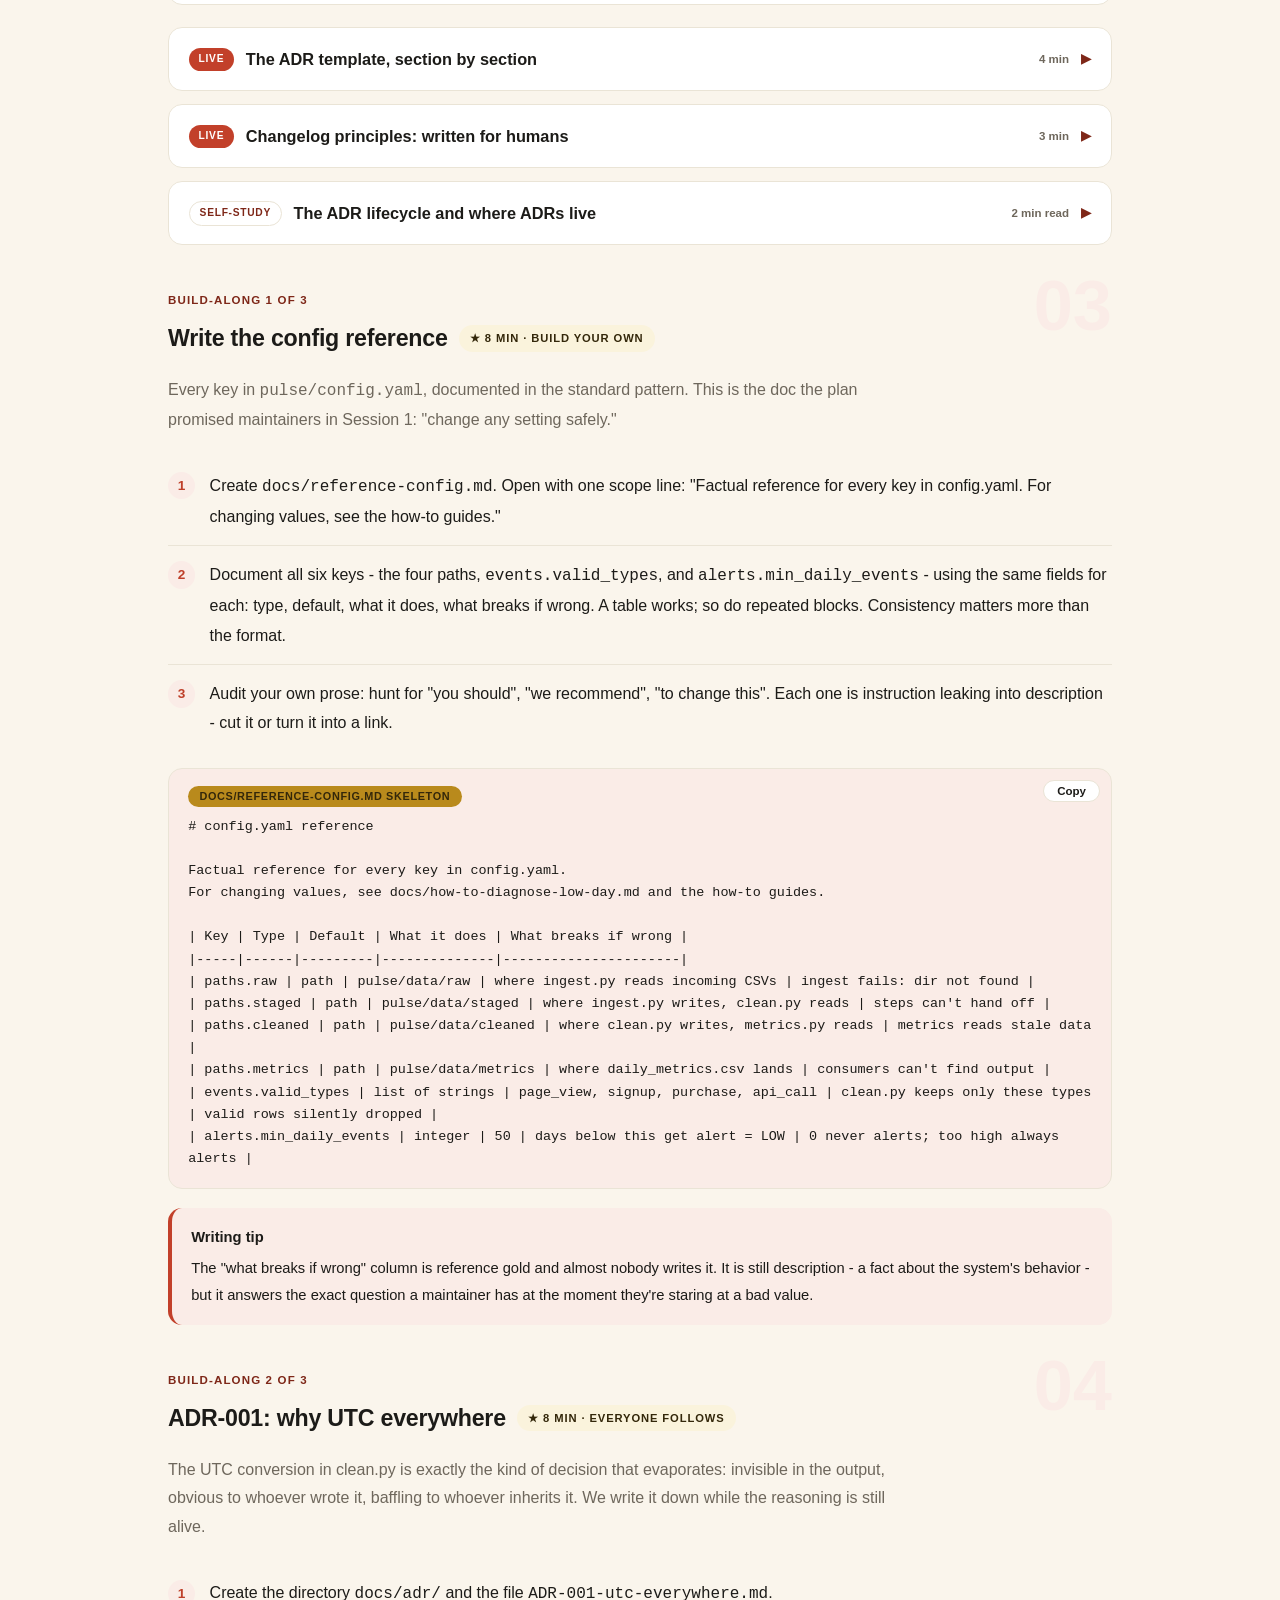
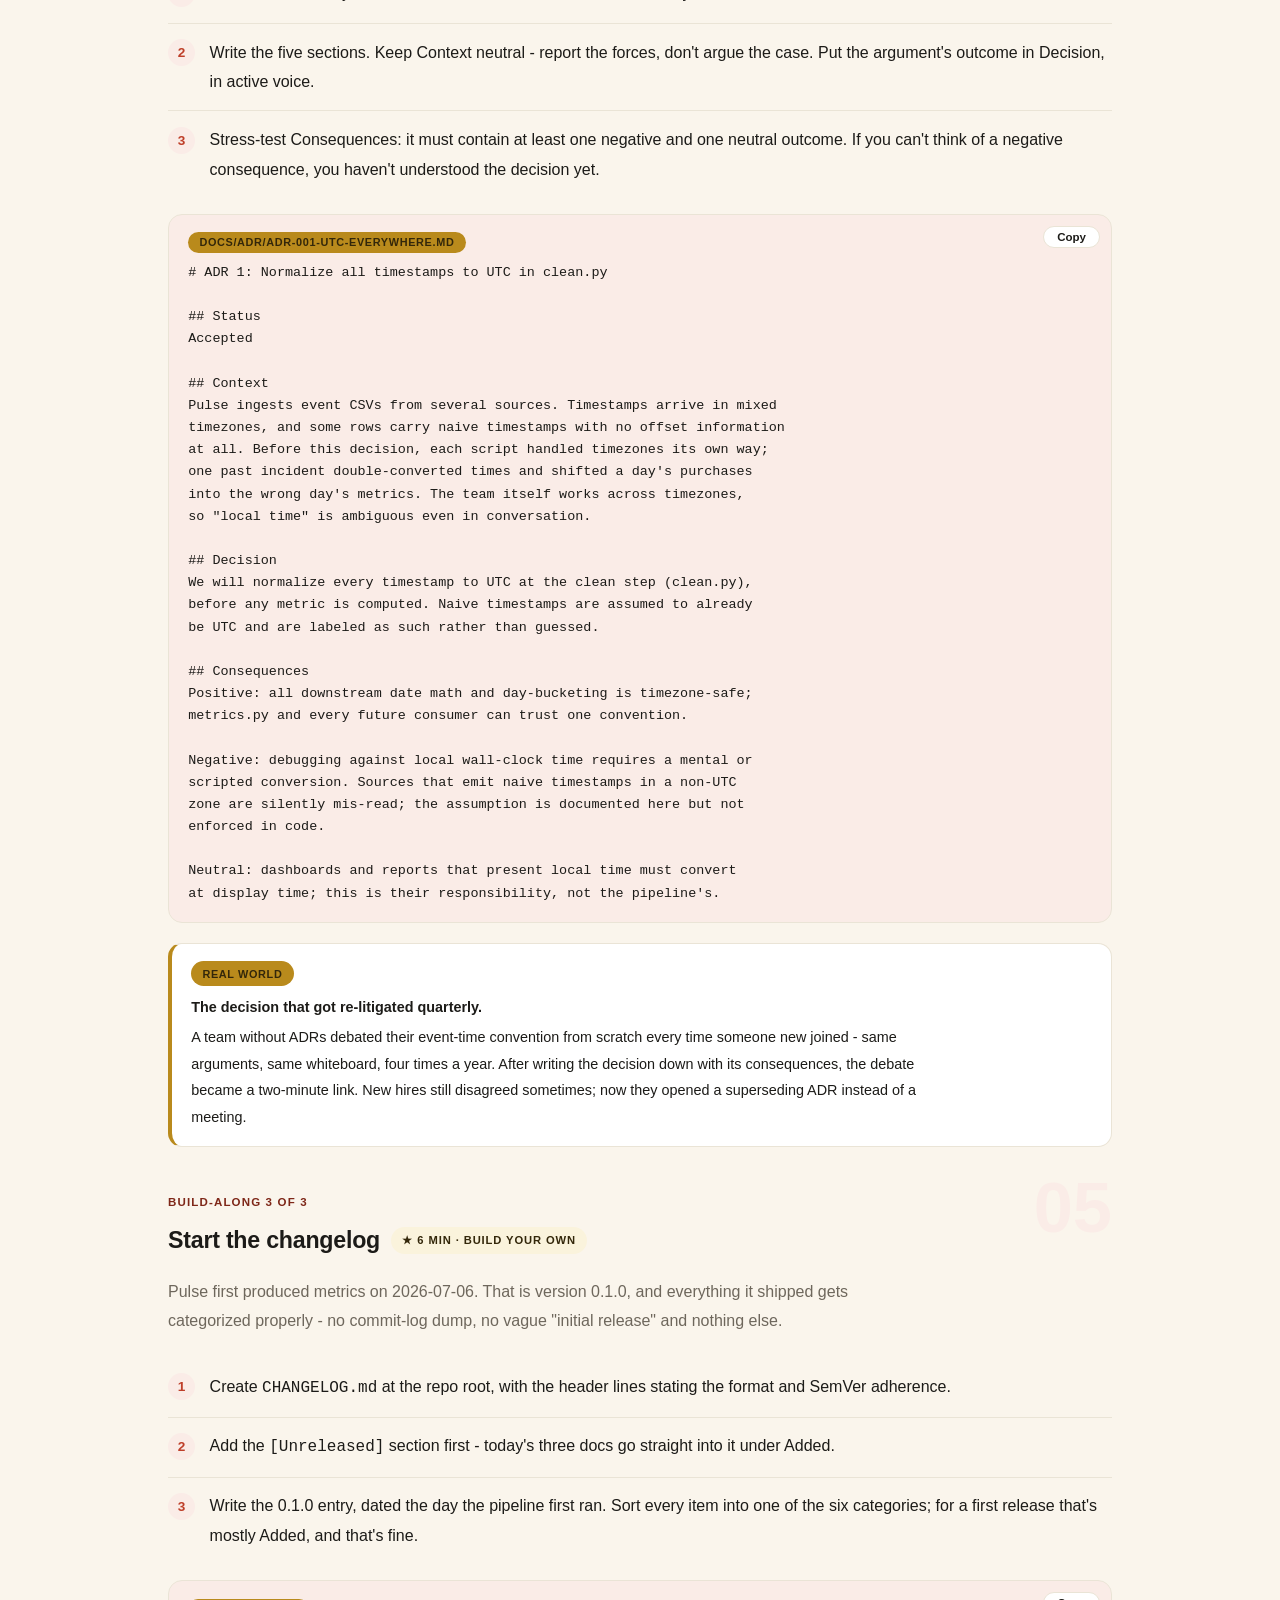
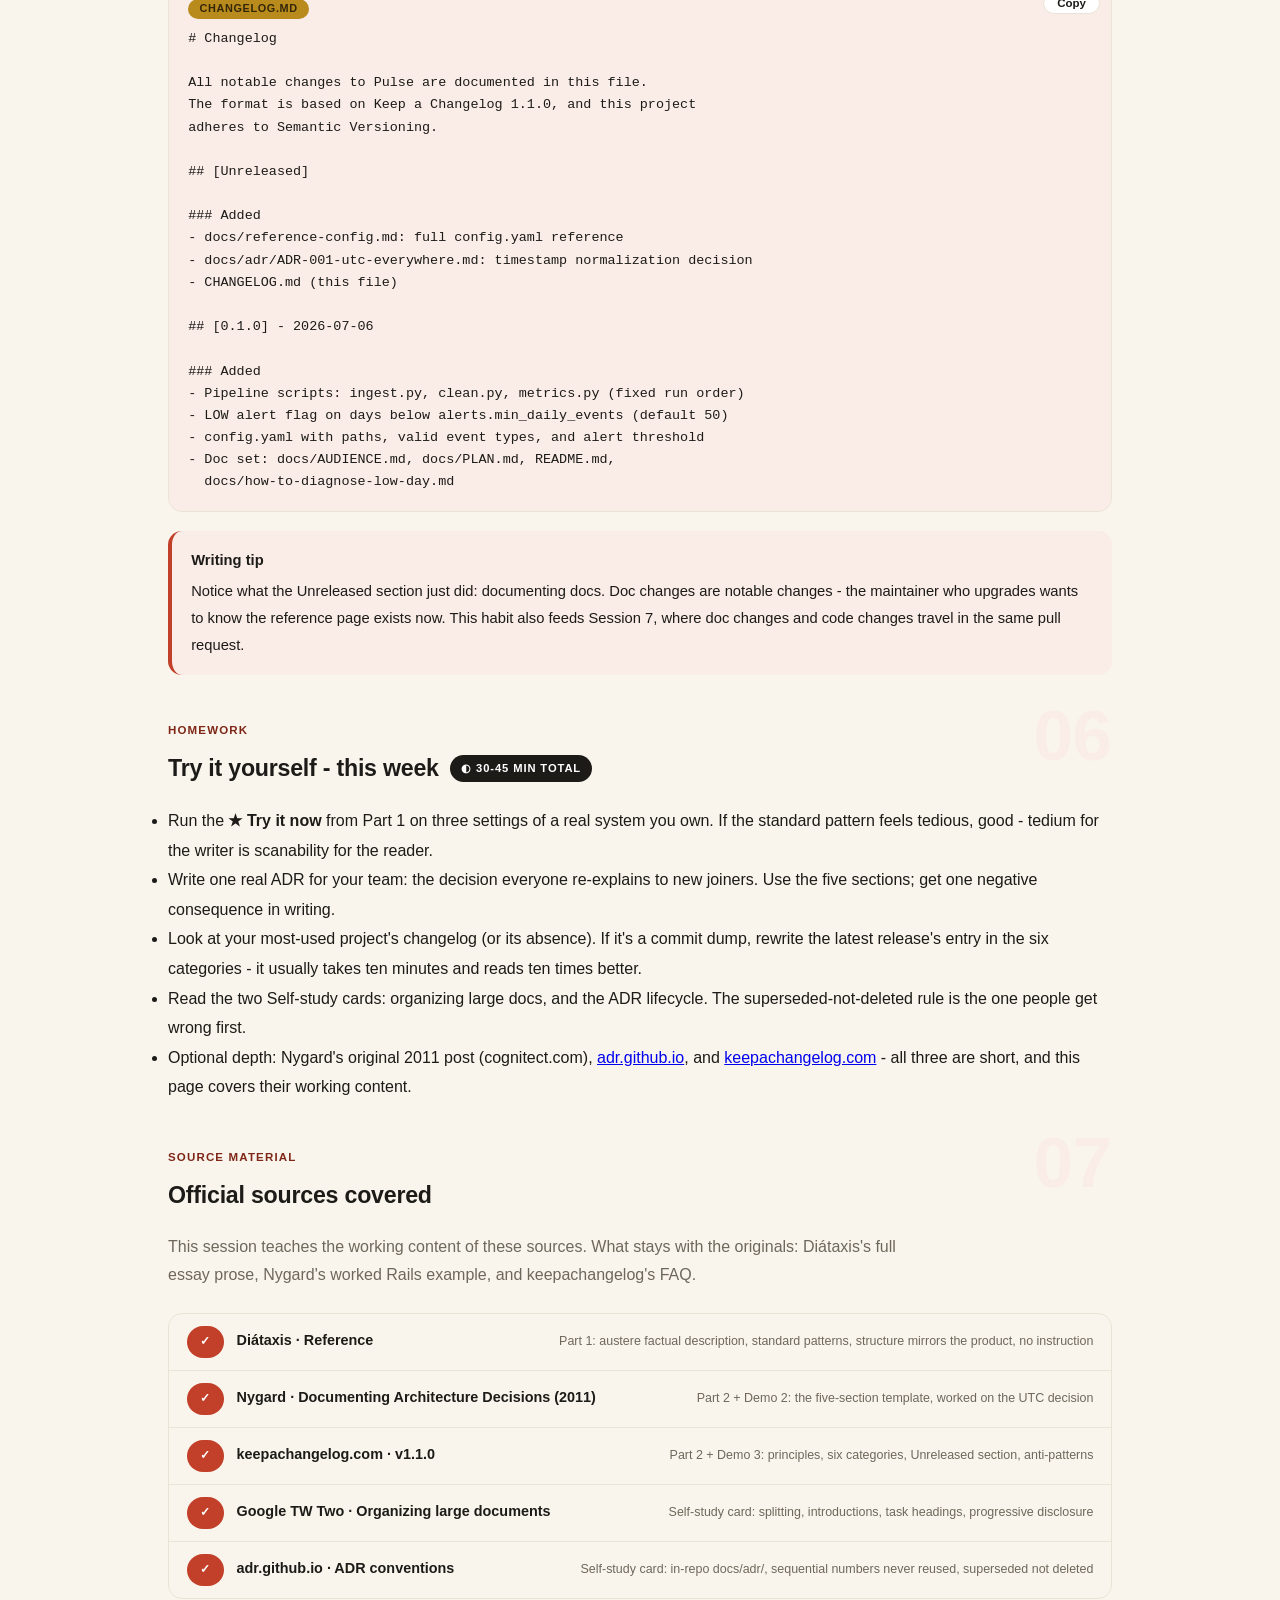
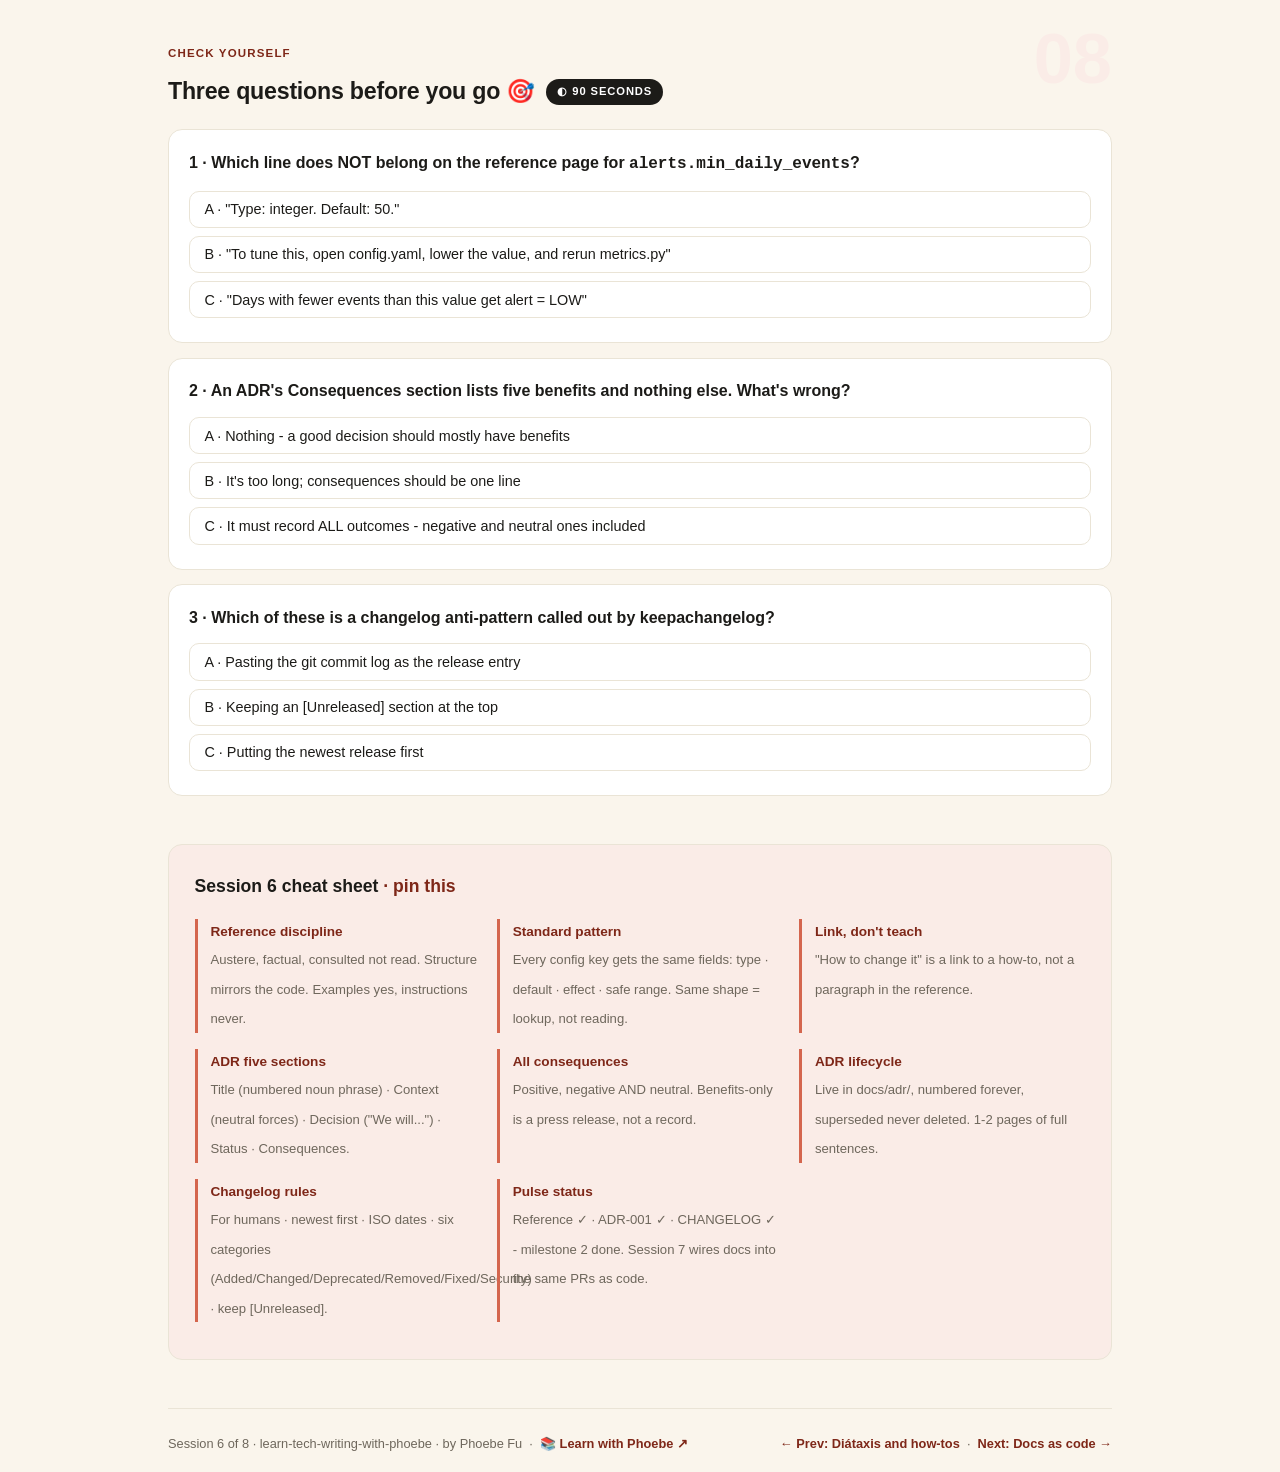
<file: courses/06-reference-adrs-changelogs.html>
<!DOCTYPE html>
<html lang="en">
<head>
<meta charset="UTF-8">
<meta name="viewport" content="width=device-width, initial-scale=1.0">
<!-- social:start -->
<meta name="description" content="Back in Session 1, docs/AUDIENCE.md named a third audience: future maintainers, including future us. They have been waiting patiently while we served analysts (README, Session 4) and...">
<meta property="og:type" content="article">
<meta property="og:site_name" content="Learn with Phoebe">
<meta property="og:title" content="Reference, ADRs, changelogs: milestone 2 - learn tech writing with phoebe">
<meta property="og:description" content="Back in Session 1, docs/AUDIENCE.md named a third audience: future maintainers, including future us. They have been waiting patiently while we served analysts (README, Session 4) and...">
<meta property="og:url" content="https://phoebefu6.github.io/learn-tech-writing-with-phoebe/courses/06-reference-adrs-changelogs.html">
<meta property="og:image" content="https://phoebefu6.github.io/learn-tech-writing-with-phoebe/assets/og-cover.png">
<meta property="og:image:width" content="1200">
<meta property="og:image:height" content="630">
<meta name="twitter:card" content="summary_large_image">
<meta name="twitter:title" content="Reference, ADRs, changelogs: milestone 2 - learn tech writing with phoebe">
<meta name="twitter:description" content="Back in Session 1, docs/AUDIENCE.md named a third audience: future maintainers, including future us. They have been waiting patiently while we served analysts (README, Session 4) and...">
<meta name="twitter:image" content="https://phoebefu6.github.io/learn-tech-writing-with-phoebe/assets/og-cover.png">
<!-- social:end -->
<title>Session 6 · Reference docs, ADRs, changelogs: milestone 2 - learn tech writing with phoebe</title>
<link rel="stylesheet" href="../assets/style.css?v=27">
</head>
<body>

<div class="toolbar">
  <div class="wrap">
    <span class="crumb"><a href="../index.html">learn-tech-writing-with-phoebe</a> / Session 6 of 8</span>
    <button class="btn" id="toggle-all" type="button">Expand all</button>
    <button class="btn primary" id="zoom-toggle" type="button">Projector zoom: off</button>
  </div>
</div>

<header class="masthead">
  <div class="wrap">
    <div class="eyebrow">Learn Tech Writing with Phoebe · Session 6 of 8</div>
    <h1>Reference, ADRs, changelogs: <span class="accent">milestone 2</span></h1>
    <p class="sub">Tutorials and how-tos serve the reader who is doing something right now. Today's three docs serve a quieter audience: the maintainer who arrives in a year and needs to know what every setting does, why the code is the way it is, and what changed since they last looked. This is the session where Pulse gets a memory.</p>
    <div class="chip-row">
      <span class="chip level">🟠 Deeper</span>
      <span class="chip audience">Practitioners</span>
      <span class="chip audience">Data &amp; AI teams</span>
      <span class="chip time">45 min live + self-study depth</span>
    </div>
    <div class="agenda">
      <span class="a1" style="flex:1">0-3 · Welcome</span>
      <span class="a2" style="flex:3">3-18 · Concepts (live cards)</span>
      <span class="a3" style="flex:5">18-40 · Build-along on Pulse</span>
      <span class="a4" style="flex:1">40-45 · Q&amp;A</span>
    </div>
  </div>
</header>

<main class="wrap">

  <!-- ============ INTRO ============ -->
  <section class="section" id="intro">
    <div class="section-kicker">
      <span class="klabel">Part 0</span>
      <h2>Why this session exists</h2>
    </div>
    <p class="lede">Back in Session 1, <code>docs/AUDIENCE.md</code> named a third audience: future maintainers, including future us. They have been waiting patiently while we served analysts (README, Session 4) and on-call engineers (how-to, Session 5). Maintainers don't need steps; they need facts, decisions, and history. Those are three different doc types, and today we build one of each. Together they are the memory of the project - the part of the doc set that keeps paying off after everyone who built Pulse has moved on.</p>
    <div class="legend">
      <span class="pill solid">Live - presented in session</span>
      <span class="pill light">Self-study - read after class</span>
      <span class="pill peach">★ Try it now exercise</span>
      <span class="pill inkpill">Sources: Diátaxis + Nygard + keepachangelog</span>
    </div>
    <div class="callout win">
      <strong>★ What you walk out with today</strong>
      Milestone 2, in three files: a complete reference page for <code>config.yaml</code>, Pulse's first architecture decision record (ADR-001, the UTC decision), and a real <code>CHANGELOG.md</code> with an Unreleased section and a properly categorized 0.1.0 entry. Cards marked "Live" are what we do together; "Self-study" cards give you full source depth at your own pace.
    </div>
  </section>

  <!-- ============ PART 1: REFERENCE ============ -->
  <section class="section" id="reference">
    <div class="section-kicker">
      <span class="klabel">Part 1 · covers Diátaxis "Reference" + Google TW Two "Organizing large docs"</span>
      <h2>Reference: describe the machine <span class="tag concept">7 min live</span></h2>
    </div>
    <p class="lede">Diátaxis defines reference as technical description of the machinery: austere, neutral, factual, consulted while working rather than read end to end. Nobody curls up with a reference page. They arrive with one question ("what does <code>alerts.min_daily_events</code> actually do?"), grab the answer, and leave. Everything about how you write reference follows from that.</p>

    <figure class="zoomable">
      <svg viewBox="0 0 880 300" xmlns="http://www.w3.org/2000/svg" role="img" aria-label="The reference-page pattern: three config entries documented with identical fields - key, type, default, effect, safe range">
        <style>
          .s6rT { font: 700 15px Inter, sans-serif; fill: #FFFFFF; }
          .s6rF { font: 700 12px Inter, sans-serif; fill: #7E2718; }
          .s6rV { font: 400 12px Inter, sans-serif; fill: #1C1B18; }
          .s6rX { font: 400 13px Inter, sans-serif; fill: #6E675C; }
          .s6rN { font: 600 14px Inter, sans-serif; fill: #33270A; }
        </style>
        <rect x="20" y="30" width="266" height="180" rx="14" fill="#FAECE7" stroke="#C2402A" stroke-width="2"/>
        <rect x="20" y="30" width="266" height="38" rx="14" fill="#C2402A"/>
        <rect x="20" y="54" width="266" height="14" fill="#C2402A"/>
        <text class="s6rT" x="38" y="55">paths.raw</text>
        <text class="s6rF" x="38" y="94">Type</text><text class="s6rV" x="120" y="94">path</text>
        <text class="s6rF" x="38" y="118">Default</text><text class="s6rV" x="120" y="118">pulse/data/raw</text>
        <text class="s6rF" x="38" y="142">Effect</text><text class="s6rV" x="120" y="142">where ingest.py reads</text>
        <text class="s6rF" x="38" y="166">Safe range</text><text class="s6rV" x="120" y="166">any readable dir</text>
        <rect x="307" y="30" width="266" height="180" rx="14" fill="#FAECE7" stroke="#C2402A" stroke-width="2"/>
        <rect x="307" y="30" width="266" height="38" rx="14" fill="#D4664E"/>
        <rect x="307" y="54" width="266" height="14" fill="#D4664E"/>
        <text class="s6rT" x="325" y="55">events.valid_types</text>
        <text class="s6rF" x="325" y="94">Type</text><text class="s6rV" x="407" y="94">list of strings</text>
        <text class="s6rF" x="325" y="118">Default</text><text class="s6rV" x="407" y="118">4 event types</text>
        <text class="s6rF" x="325" y="142">Effect</text><text class="s6rV" x="407" y="142">clean.py drops the rest</text>
        <text class="s6rF" x="325" y="166">Safe range</text><text class="s6rV" x="407" y="166">non-empty list</text>
        <rect x="594" y="30" width="266" height="180" rx="14" fill="#FAECE7" stroke="#C2402A" stroke-width="2"/>
        <rect x="594" y="30" width="266" height="38" rx="14" fill="#7E2718"/>
        <rect x="594" y="54" width="266" height="14" fill="#7E2718"/>
        <text class="s6rT" x="612" y="55">alerts.min_daily_events</text>
        <text class="s6rF" x="612" y="94">Type</text><text class="s6rV" x="694" y="94">integer</text>
        <text class="s6rF" x="612" y="118">Default</text><text class="s6rV" x="694" y="118">50</text>
        <text class="s6rF" x="612" y="142">Effect</text><text class="s6rV" x="694" y="142">LOW below this count</text>
        <text class="s6rF" x="612" y="166">Safe range</text><text class="s6rV" x="694" y="166">&gt;= 1</text>
        <text class="s6rX" x="20" y="242">Different keys, identical shape. The reader learns the pattern once, then never reads again.</text>
        <rect x="20" y="262" width="14" height="14" rx="3" fill="#B98A1C"/>
        <text class="s6rN" x="44" y="274">Same shape for every entry = readers stop reading and start looking up.</text>
      </svg>
      <figcaption>🔍 Click to zoom - the reference-page pattern: one standard shape, repeated for every config key</figcaption>
    </figure>

    <details class="card" open>
      <summary><span class="mode live">Live</span>Reference discipline: facts only, no instructions<span class="mini">3 min</span><span class="caret">▶</span></summary>
      <div class="body">
        <p>Diátaxis is strict here, and the strictness is the value. Reference is austere and factual technical description. Its structure mirrors the structure of the thing it describes: the reference for <code>config.yaml</code> is organized like <code>config.yaml</code>, not like a lesson plan. And it never gives instructions.</p>
        <ul>
          <li><strong>Describe, don't teach.</strong> "clean.py drops rows whose event type is not in this list" is reference. "You should keep this list small" is opinion; "to add a type, edit the list and rerun" is a how-to. Both leak into reference pages constantly, and both belong elsewhere.</li>
          <li><strong>"How to change it" is a link, not a paragraph.</strong> When the maintainer reading about <code>alerts.min_daily_events</code> wants to tune it, the reference links to a how-to. Mixing instruction into description makes the page longer to scan and harder to trust - is this line a fact or a suggestion?</li>
          <li><strong>Examples are allowed; instruction is not.</strong> Diátaxis explicitly permits illustrative examples in reference ("a valid value looks like <code>page_view</code>"). The line it draws is between showing what something is and telling the reader what to do.</li>
        </ul>
        <div class="callout example">
          <span class="ex-pill">Real world</span>
          <p><strong>The config page nobody trusted.</strong> A data platform team's settings page mixed defaults, war stories and advice: "we set this to 200 after the March incident, you probably want something similar." Readers couldn't tell current fact from historical opinion, so they read the source code instead - the page was worse than nothing. The rewrite kept only type, default, effect; the March story moved to an ADR. Lookups came back within a month.</p>
        </div>
      </div>
    </details>

    <details class="card">
      <summary><span class="mode live">Live</span>The standard-pattern rule<span class="mini">2 min</span><span class="caret">▶</span></summary>
      <div class="body">
        <p>Diátaxis: reference should follow standard patterns, the way a dictionary gives every word the same treatment. For a config reference, that means every key gets the same fields, in the same order, every time:</p>
        <ul>
          <li><strong>Type</strong> - what kind of value this is (path, integer, list of strings).</li>
          <li><strong>Default</strong> - the value that ships, exactly as it appears in the file.</li>
          <li><strong>Effect</strong> - what the pipeline does with it, in one factual sentence.</li>
          <li><strong>Safe range</strong> - what values work, and what breaks outside them.</li>
        </ul>
        <p>The payoff is mechanical: after the first entry, the reader's eyes know where the default lives on the page. They stop reading and start looking up - which is the entire job of a reference page. It also makes gaps visible: an entry missing its "safe range" line is obviously unfinished, in a way a free-prose paragraph never is.</p>
        <div class="prompt-box good"><span class="label">★ Try it now</span>Take one setting from a system you own (an env var, a config key, a dbt var) and write its entry in the standard pattern:

Key:
Type:
Default:
Effect (one factual sentence):
Safe range / what breaks if wrong:

If "effect" came out as advice ("you should..."), rewrite it as description ("the pipeline does...").</div>
      </div>
    </details>

    <details class="card">
      <summary><span class="mode self">Self-study</span>Organizing large docs: when Pulse outgrows one page<span class="mini">3 min read</span><span class="caret">▶</span></summary>
      <div class="body">
        <p>Today Pulse's reference fits on one page. Google's Technical Writing Two covers what to do when it doesn't - when a doc grows enough that readers get lost inside it:</p>
        <ul>
          <li><strong>Split by reader task, not by module.</strong> The signal to break one doc into several is that different readers come for different jobs. Outline first; a doc that resists outlining is usually two docs.</li>
          <li><strong>Introductions declare coverage.</strong> Each resulting doc opens by stating what it covers, what it assumes, and what it deliberately excludes - the Session 1 declarations, applied at scale.</li>
          <li><strong>Task-based headings, text under every heading.</strong> "Configuring alerts" beats "Alerts"; and never jump from a heading straight to a subheading - give the reader at least a sentence of orientation first.</li>
          <li><strong>Progressive disclosure, simple to complex.</strong> Early sections must not depend on late ones. The common case comes first; the exotic override lives at the bottom, where only the reader who needs it will ever scroll.</li>
        </ul>
      </div>
    </details>
  </section>

  <!-- ============ PART 2: ADRS + CHANGELOGS ============ -->
  <section class="section" id="memory">
    <div class="section-kicker">
      <span class="klabel">Part 2 · covers Nygard ADR template + keepachangelog 1.1.0</span>
      <h2>Decisions and changes: the project's memory <span class="tag concept">8 min live</span></h2>
    </div>
    <p class="lede">Reference tells the maintainer what the machine is. Two more docs tell them why it is that way and how it got here. Architecture decision records (Michael Nygard's 2011 template) capture the why; a changelog (keepachangelog.com) captures the when. Both exist because the alternative is archaeology: reading old commits and guessing at intent.</p>

    <figure class="zoomable">
      <svg viewBox="0 0 880 300" xmlns="http://www.w3.org/2000/svg" role="img" aria-label="A changelog timeline: Unreleased at the top, then 0.2.0 and 0.1.0 below, each with changes grouped into Added, Changed and Fixed categories">
        <style>
          .s6cT { font: 700 15px Inter, sans-serif; fill: #1C1B18; }
          .s6cD { font: 400 12px Inter, sans-serif; fill: #6E675C; }
          .s6cC { font: 700 11px Inter, sans-serif; fill: #FFFFFF; }
          .s6cV { font: 400 12px Inter, sans-serif; fill: #1C1B18; }
          .s6cX { font: 400 13px Inter, sans-serif; fill: #6E675C; }
          .s6cN { font: 600 14px Inter, sans-serif; fill: #33270A; }
        </style>
        <defs>
          <marker id="s6cAh" markerWidth="9" markerHeight="9" refX="7" refY="4.5" orient="auto">
            <path d="M0,0 L8,4.5 L0,9 z" fill="#CFC8B9"/>
          </marker>
        </defs>
        <line x1="60" y1="40" x2="60" y2="238" stroke="#CFC8B9" stroke-width="2.5" marker-end="url(#s6cAh)"/>
        <circle cx="60" cy="55" r="8" fill="#E5A08F"/>
        <text class="s6cT" x="90" y="52">[Unreleased]</text>
        <text class="s6cD" x="90" y="70">what's merged but not shipped - always at the top</text>
        <rect x="380" y="40" width="72" height="22" rx="11" fill="#C2402A"/><text class="s6cC" x="396" y="55">Added</text>
        <text class="s6cV" x="464" y="55">reference page, ADR-001</text>
        <circle cx="60" cy="120" r="8" fill="#C2402A"/>
        <text class="s6cT" x="90" y="117">[0.2.0] - 2026-07-14</text>
        <rect x="380" y="103" width="72" height="22" rx="11" fill="#C2402A"/><text class="s6cC" x="396" y="118">Added</text>
        <text class="s6cV" x="464" y="118">LOW alert on quiet days</text>
        <rect x="380" y="130" width="82" height="22" rx="11" fill="#D4664E"/><text class="s6cC" x="394" y="145">Changed</text>
        <text class="s6cV" x="474" y="145">value column now 2 decimals</text>
        <circle cx="60" cy="200" r="8" fill="#7E2718"/>
        <text class="s6cT" x="90" y="197">[0.1.0] - 2026-07-06</text>
        <rect x="380" y="183" width="72" height="22" rx="11" fill="#C2402A"/><text class="s6cC" x="396" y="198">Added</text>
        <text class="s6cV" x="464" y="198">ingest, clean, metrics pipeline</text>
        <rect x="380" y="210" width="62" height="22" rx="11" fill="#7E2718"/><text class="s6cC" x="394" y="225">Fixed</text>
        <text class="s6cV" x="454" y="225">double timezone conversion</text>
        <text class="s6cX" x="20" y="262">Newest first · one entry per version · ISO 8601 dates · changes grouped by type, never a commit dump.</text>
        <rect x="20" y="278" width="14" height="14" rx="3" fill="#B98A1C"/>
        <text class="s6cN" x="44" y="290">A changelog is written for humans deciding whether to upgrade, not for machines.</text>
      </svg>
      <figcaption>🔍 Click to zoom - a keepachangelog-style timeline: releases newest-first, changes grouped by category</figcaption>
    </figure>

    <details class="card">
      <summary><span class="mode live">Live</span>The ADR template, section by section<span class="mini">4 min</span><span class="caret">▶</span></summary>
      <div class="body">
        <p>Nygard's template has five short sections, written in full sentences - he describes an ADR as a conversation with a future developer, one or two pages long. Pulse has a perfect first candidate: clean.py silently converts every timestamp to UTC, a decision that once caused real pain and that no doc currently explains. Here is the template, with ADR-001 as the worked example:</p>
        <table class="clean">
          <thead><tr><th>Section</th><th>What goes there</th><th>ADR-001: UTC everywhere</th></tr></thead>
          <tbody>
            <tr><td>Title</td><td>Numbered, short noun phrase</td><td>"ADR 1: Normalize all timestamps to UTC in clean.py"</td></tr>
            <tr><td>Context</td><td>The forces at play - technical, political, social. Neutral and factual: even people who disagreed should accept this section as fair.</td><td>Events arrive with mixed timezones; some timestamps are naive. A past incident double-converted times. The team itself spans timezones.</td></tr>
            <tr><td>Decision</td><td>Active voice: "We will..."</td><td>"We will normalize every timestamp to UTC at the clean step. Naive timestamps are assumed UTC."</td></tr>
            <tr><td>Status</td><td>Proposed, accepted, deprecated, or superseded (with a pointer to the successor)</td><td>Accepted</td></tr>
            <tr><td>Consequences</td><td>ALL outcomes: positive, negative, and neutral</td><td>+ downstream math is tz-safe · - local-time debugging needs conversion, naive non-UTC sources are silently mis-read · ~ dashboards must convert for display</td></tr>
          </tbody>
        </table>
        <p>The consequences section is where most ADRs go wrong. If yours lists only benefits, it isn't a record of a decision - it's a press release. The negative consequences are precisely what the future developer needs: "naive non-UTC sources are silently mis-read" is the sentence that saves them a week of debugging.</p>
      </div>
    </details>

    <details class="card">
      <summary><span class="mode live">Live</span>Changelog principles: written for humans<span class="mini">3 min</span><span class="caret">▶</span></summary>
      <div class="body">
        <p>Keep a Changelog (v1.1.0) starts from one principle: changelogs are for humans, not machines. A human is deciding whether to upgrade, what to test, what might break. Everything else follows:</p>
        <ul>
          <li><strong>One entry per version, newest first, with an ISO 8601 date</strong> (2026-07-14, never 07/14/26 - a date format half the world reads backwards is not for humans).</li>
          <li><strong>Group changes into six categories:</strong> Added, Changed, Deprecated, Removed, Fixed, Security. The categories do the reader's triage for them - Security and Removed get read first, every time.</li>
          <li><strong>Keep an [Unreleased] section at the top.</strong> Merged-but-unshipped changes accumulate there, so cutting a release is a rename, not an afternoon of git spelunking.</li>
          <li><strong>Say whether you follow SemVer.</strong> One line at the top; it tells readers how to interpret your version numbers.</li>
        </ul>
        <p>And the anti-patterns, which keepachangelog calls out by name: dumping your commit log (commits are for machines; "refactor helpers, fix typo, wip" tells an upgrader nothing), ignoring deprecations (the reader's one chance to migrate calmly), regional date formats, and selective reporting - a changelog that hides the embarrassing changes trains readers to distrust all of it.</p>
        <div class="callout tip">
          <strong>Data team tip</strong>
          Pipelines have consumers even when they don't have "users". The analyst whose dashboard reads <code>daily_metrics.csv</code> is your upgrader: "Changed: value column now has 2 decimals" is the line that stops their Slack message before they send it.
        </div>
      </div>
    </details>

    <details class="card">
      <summary><span class="mode self">Self-study</span>The ADR lifecycle and where ADRs live<span class="mini">2 min read</span><span class="caret">▶</span></summary>
      <div class="body">
        <p>Conventions from adr.github.io and Nygard's original post, for when Pulse has more than one decision on record:</p>
        <ul>
          <li><strong>ADRs live in the repo</strong> (conventionally <code>docs/adr/</code>), versioned with the code they explain. A decision record on a wiki drifts; one in the repo travels with every clone.</li>
          <li><strong>Numbered sequentially, and numbers are never reused.</strong> ADR-001 is ADR-001 forever, even if the decision dies.</li>
          <li><strong>Superseded, never deleted.</strong> When a decision is reversed, the old ADR's status becomes "superseded by ADR-00X" and it stays put. The trail of reversals is itself the documentation: it tells the future developer this problem is hard and has been solved twice already.</li>
          <li><strong>Keep them 1-2 pages of full sentences.</strong> Bullet-point fragments lose the reasoning; the reasoning is the entire point.</li>
        </ul>
      </div>
    </details>
  </section>

  <!-- ============ DEMO 1 ============ -->
  <section class="section" id="demo-1">
    <div class="section-kicker">
      <span class="klabel">Build-along 1 of 3</span>
      <h2>Write the config reference <span class="tag demo">★ 8 min · build your own</span></h2>
    </div>
    <p class="lede">Every key in <code>pulse/config.yaml</code>, documented in the standard pattern. This is the doc the plan promised maintainers in Session 1: "change any setting safely."</p>

    <div class="steps">
      <div class="step"><p>Create <code>docs/reference-config.md</code>. Open with one scope line: "Factual reference for every key in config.yaml. For changing values, see the how-to guides."</p></div>
      <div class="step"><p>Document all six keys - the four paths, <code>events.valid_types</code>, and <code>alerts.min_daily_events</code> - using the same fields for each: type, default, what it does, what breaks if wrong. A table works; so do repeated blocks. Consistency matters more than the format.</p></div>
      <div class="step"><p>Audit your own prose: hunt for "you should", "we recommend", "to change this". Each one is instruction leaking into description - cut it or turn it into a link.</p></div>
    </div>

    <div class="prompt-box good"><span class="label">docs/reference-config.md skeleton</span># config.yaml reference

Factual reference for every key in config.yaml.
For changing values, see docs/how-to-diagnose-low-day.md and the how-to guides.

| Key | Type | Default | What it does | What breaks if wrong |
|-----|------|---------|--------------|----------------------|
| paths.raw | path | pulse/data/raw | where ingest.py reads incoming CSVs | ingest fails: dir not found |
| paths.staged | path | pulse/data/staged | where ingest.py writes, clean.py reads | steps can't hand off |
| paths.cleaned | path | pulse/data/cleaned | where clean.py writes, metrics.py reads | metrics reads stale data |
| paths.metrics | path | pulse/data/metrics | where daily_metrics.csv lands | consumers can't find output |
| events.valid_types | list of strings | page_view, signup, purchase, api_call | clean.py keeps only these types | valid rows silently dropped |
| alerts.min_daily_events | integer | 50 | days below this get alert = LOW | 0 never alerts; too high always alerts |</div>

    <div class="callout tip">
      <strong>Writing tip</strong>
      The "what breaks if wrong" column is reference gold and almost nobody writes it. It is still description - a fact about the system's behavior - but it answers the exact question a maintainer has at the moment they're staring at a bad value.
    </div>
  </section>

  <!-- ============ DEMO 2 ============ -->
  <section class="section" id="demo-2">
    <div class="section-kicker">
      <span class="klabel">Build-along 2 of 3</span>
      <h2>ADR-001: why UTC everywhere <span class="tag demo">★ 8 min · everyone follows</span></h2>
    </div>
    <p class="lede">The UTC conversion in clean.py is exactly the kind of decision that evaporates: invisible in the output, obvious to whoever wrote it, baffling to whoever inherits it. We write it down while the reasoning is still alive.</p>

    <div class="steps">
      <div class="step"><p>Create the directory <code>docs/adr/</code> and the file <code>ADR-001-utc-everywhere.md</code>.</p></div>
      <div class="step"><p>Write the five sections. Keep Context neutral - report the forces, don't argue the case. Put the argument's outcome in Decision, in active voice.</p></div>
      <div class="step"><p>Stress-test Consequences: it must contain at least one negative and one neutral outcome. If you can't think of a negative consequence, you haven't understood the decision yet.</p></div>
    </div>

    <div class="prompt-box good"><span class="label">docs/adr/ADR-001-utc-everywhere.md</span># ADR 1: Normalize all timestamps to UTC in clean.py

## Status
Accepted

## Context
Pulse ingests event CSVs from several sources. Timestamps arrive in mixed
timezones, and some rows carry naive timestamps with no offset information
at all. Before this decision, each script handled timezones its own way;
one past incident double-converted times and shifted a day's purchases
into the wrong day's metrics. The team itself works across timezones,
so "local time" is ambiguous even in conversation.

## Decision
We will normalize every timestamp to UTC at the clean step (clean.py),
before any metric is computed. Naive timestamps are assumed to already
be UTC and are labeled as such rather than guessed.

## Consequences
Positive: all downstream date math and day-bucketing is timezone-safe;
metrics.py and every future consumer can trust one convention.

Negative: debugging against local wall-clock time requires a mental or
scripted conversion. Sources that emit naive timestamps in a non-UTC
zone are silently mis-read; the assumption is documented here but not
enforced in code.

Neutral: dashboards and reports that present local time must convert
at display time; this is their responsibility, not the pipeline's.</div>

    <div class="callout example">
      <span class="ex-pill">Real world</span>
      <p><strong>The decision that got re-litigated quarterly.</strong> A team without ADRs debated their event-time convention from scratch every time someone new joined - same arguments, same whiteboard, four times a year. After writing the decision down with its consequences, the debate became a two-minute link. New hires still disagreed sometimes; now they opened a superseding ADR instead of a meeting.</p>
    </div>
  </section>

  <!-- ============ DEMO 3 ============ -->
  <section class="section" id="demo-3">
    <div class="section-kicker">
      <span class="klabel">Build-along 3 of 3</span>
      <h2>Start the changelog <span class="tag demo">★ 6 min · build your own</span></h2>
    </div>
    <p class="lede">Pulse first produced metrics on 2026-07-06. That is version 0.1.0, and everything it shipped gets categorized properly - no commit-log dump, no vague "initial release" and nothing else.</p>

    <div class="steps">
      <div class="step"><p>Create <code>CHANGELOG.md</code> at the repo root, with the header lines stating the format and SemVer adherence.</p></div>
      <div class="step"><p>Add the <code>[Unreleased]</code> section first - today's three docs go straight into it under Added.</p></div>
      <div class="step"><p>Write the 0.1.0 entry, dated the day the pipeline first ran. Sort every item into one of the six categories; for a first release that's mostly Added, and that's fine.</p></div>
    </div>

    <div class="prompt-box good"><span class="label">CHANGELOG.md</span># Changelog

All notable changes to Pulse are documented in this file.
The format is based on Keep a Changelog 1.1.0, and this project
adheres to Semantic Versioning.

## [Unreleased]

### Added
- docs/reference-config.md: full config.yaml reference
- docs/adr/ADR-001-utc-everywhere.md: timestamp normalization decision
- CHANGELOG.md (this file)

## [0.1.0] - 2026-07-06

### Added
- Pipeline scripts: ingest.py, clean.py, metrics.py (fixed run order)
- LOW alert flag on days below alerts.min_daily_events (default 50)
- config.yaml with paths, valid event types, and alert threshold
- Doc set: docs/AUDIENCE.md, docs/PLAN.md, README.md,
  docs/how-to-diagnose-low-day.md</div>

    <div class="callout tip">
      <strong>Writing tip</strong>
      Notice what the Unreleased section just did: documenting docs. Doc changes are notable changes - the maintainer who upgrades wants to know the reference page exists now. This habit also feeds Session 7, where doc changes and code changes travel in the same pull request.
    </div>
  </section>

  <!-- ============ HOMEWORK ============ -->
  <section class="section" id="exercise">
    <div class="section-kicker">
      <span class="klabel">Homework</span>
      <h2>Try it yourself - this week <span class="tag exercise">◐ 30-45 min total</span></h2>
    </div>
    <ul>
      <li>Run the <strong>★ Try it now</strong> from Part 1 on three settings of a real system you own. If the standard pattern feels tedious, good - tedium for the writer is scanability for the reader.</li>
      <li>Write one real ADR for your team: the decision everyone re-explains to new joiners. Use the five sections; get one negative consequence in writing.</li>
      <li>Look at your most-used project's changelog (or its absence). If it's a commit dump, rewrite the latest release's entry in the six categories - it usually takes ten minutes and reads ten times better.</li>
      <li>Read the two Self-study cards: organizing large docs, and the ADR lifecycle. The superseded-not-deleted rule is the one people get wrong first.</li>
      <li>Optional depth: Nygard's original 2011 post (cognitect.com), <a href="https://adr.github.io">adr.github.io</a>, and <a href="https://keepachangelog.com">keepachangelog.com</a> - all three are short, and this page covers their working content.</li>
    </ul>
  </section>

  <!-- ============ SOURCES COVERED ============ -->
  <section class="section" id="official">
    <div class="section-kicker">
      <span class="klabel">Source material</span>
      <h2>Official sources covered</h2>
    </div>
    <p class="lede">This session teaches the working content of these sources. What stays with the originals: Diátaxis's full essay prose, Nygard's worked Rails example, and keepachangelog's FAQ.</p>
    <div class="covered">
      <div class="covered-row"><span class="status pill solid">✓</span><span class="name">Diátaxis · Reference</span><span class="note">Part 1: austere factual description, standard patterns, structure mirrors the product, no instruction</span></div>
      <div class="covered-row"><span class="status pill solid">✓</span><span class="name">Nygard · Documenting Architecture Decisions (2011)</span><span class="note">Part 2 + Demo 2: the five-section template, worked on the UTC decision</span></div>
      <div class="covered-row"><span class="status pill solid">✓</span><span class="name">keepachangelog.com · v1.1.0</span><span class="note">Part 2 + Demo 3: principles, six categories, Unreleased section, anti-patterns</span></div>
      <div class="covered-row"><span class="status pill solid">✓</span><span class="name">Google TW Two · Organizing large documents</span><span class="note">Self-study card: splitting, introductions, task headings, progressive disclosure</span></div>
      <div class="covered-row"><span class="status pill solid">✓</span><span class="name">adr.github.io · ADR conventions</span><span class="note">Self-study card: in-repo docs/adr/, sequential numbers never reused, superseded not deleted</span></div>
    </div>
  </section>

  <!-- ============ QUIZ ============ -->
  <section class="section" id="quiz">
    <div class="section-kicker">
      <span class="klabel">Check yourself</span>
      <h2>Three questions before you go 🎯 <span class="tag exercise">◐ 90 seconds</span></h2>
    </div>
    <div class="quiz-q" data-answer="1">
      <p class="qtext">1 · Which line does NOT belong on the reference page for <code>alerts.min_daily_events</code>?</p>
      <button class="qopt" type="button">A · "Type: integer. Default: 50."</button>
      <button class="qopt" type="button">B · "To tune this, open config.yaml, lower the value, and rerun metrics.py"</button>
      <button class="qopt" type="button">C · "Days with fewer events than this value get alert = LOW"</button>
      <p class="qwhy">B is instruction - a how-to wearing a reference costume. Reference describes; the steps for changing a value live in a how-to guide, one link away.</p>
    </div>
    <div class="quiz-q" data-answer="2">
      <p class="qtext">2 · An ADR's Consequences section lists five benefits and nothing else. What's wrong?</p>
      <button class="qopt" type="button">A · Nothing - a good decision should mostly have benefits</button>
      <button class="qopt" type="button">B · It's too long; consequences should be one line</button>
      <button class="qopt" type="button">C · It must record ALL outcomes - negative and neutral ones included</button>
      <p class="qwhy">Nygard is explicit: all consequences, positive, negative and neutral. The negatives ("naive non-UTC sources are silently mis-read") are exactly what the future developer needs most.</p>
    </div>
    <div class="quiz-q" data-answer="0">
      <p class="qtext">3 · Which of these is a changelog anti-pattern called out by keepachangelog?</p>
      <button class="qopt" type="button">A · Pasting the git commit log as the release entry</button>
      <button class="qopt" type="button">B · Keeping an [Unreleased] section at the top</button>
      <button class="qopt" type="button">C · Putting the newest release first</button>
      <p class="qwhy">Commit logs are for machines; changelogs are for humans deciding whether to upgrade. B and C are both required practice, not anti-patterns.</p>
    </div>
    <p class="quiz-score"></p>
  </section>

  <!-- ============ CHEAT SHEET ============ -->
  <section class="cheat" id="cheatsheet">
    <h3>Session 6 cheat sheet <span>· pin this</span></h3>
    <div class="grid-2">
      <div class="cheat-item"><b>Reference discipline</b><span>Austere, factual, consulted not read. Structure mirrors the code. Examples yes, instructions never.</span></div>
      <div class="cheat-item"><b>Standard pattern</b><span>Every config key gets the same fields: type · default · effect · safe range. Same shape = lookup, not reading.</span></div>
      <div class="cheat-item"><b>Link, don't teach</b><span>"How to change it" is a link to a how-to, not a paragraph in the reference.</span></div>
      <div class="cheat-item"><b>ADR five sections</b><span>Title (numbered noun phrase) · Context (neutral forces) · Decision ("We will...") · Status · Consequences.</span></div>
      <div class="cheat-item"><b>All consequences</b><span>Positive, negative AND neutral. Benefits-only is a press release, not a record.</span></div>
      <div class="cheat-item"><b>ADR lifecycle</b><span>Live in docs/adr/, numbered forever, superseded never deleted. 1-2 pages of full sentences.</span></div>
      <div class="cheat-item"><b>Changelog rules</b><span>For humans · newest first · ISO dates · six categories (Added/Changed/Deprecated/Removed/Fixed/Security) · keep [Unreleased].</span></div>
      <div class="cheat-item"><b>Pulse status</b><span>Reference ✓ · ADR-001 ✓ · CHANGELOG ✓ - milestone 2 done. Session 7 wires docs into the same PRs as code.</span></div>
    </div>
  </section>

  <footer class="pagefoot">
    <span>Session 6 of 8 · learn-tech-writing-with-phoebe · by Phoebe Fu &nbsp;·&nbsp; 📚 <a href="https://phoebefu6.github.io/learn-with-phoebe/">Learn with Phoebe ↗</a></span>
    <span><a href="05-diataxis.html">← Prev: Diátaxis and how-tos</a> &nbsp;·&nbsp; <a href="07-docs-as-code.html">Next: Docs as code →</a></span>
  </footer>

</main>

<script src="../assets/app.js?v=26"></script>
</body>
</html>
</file>
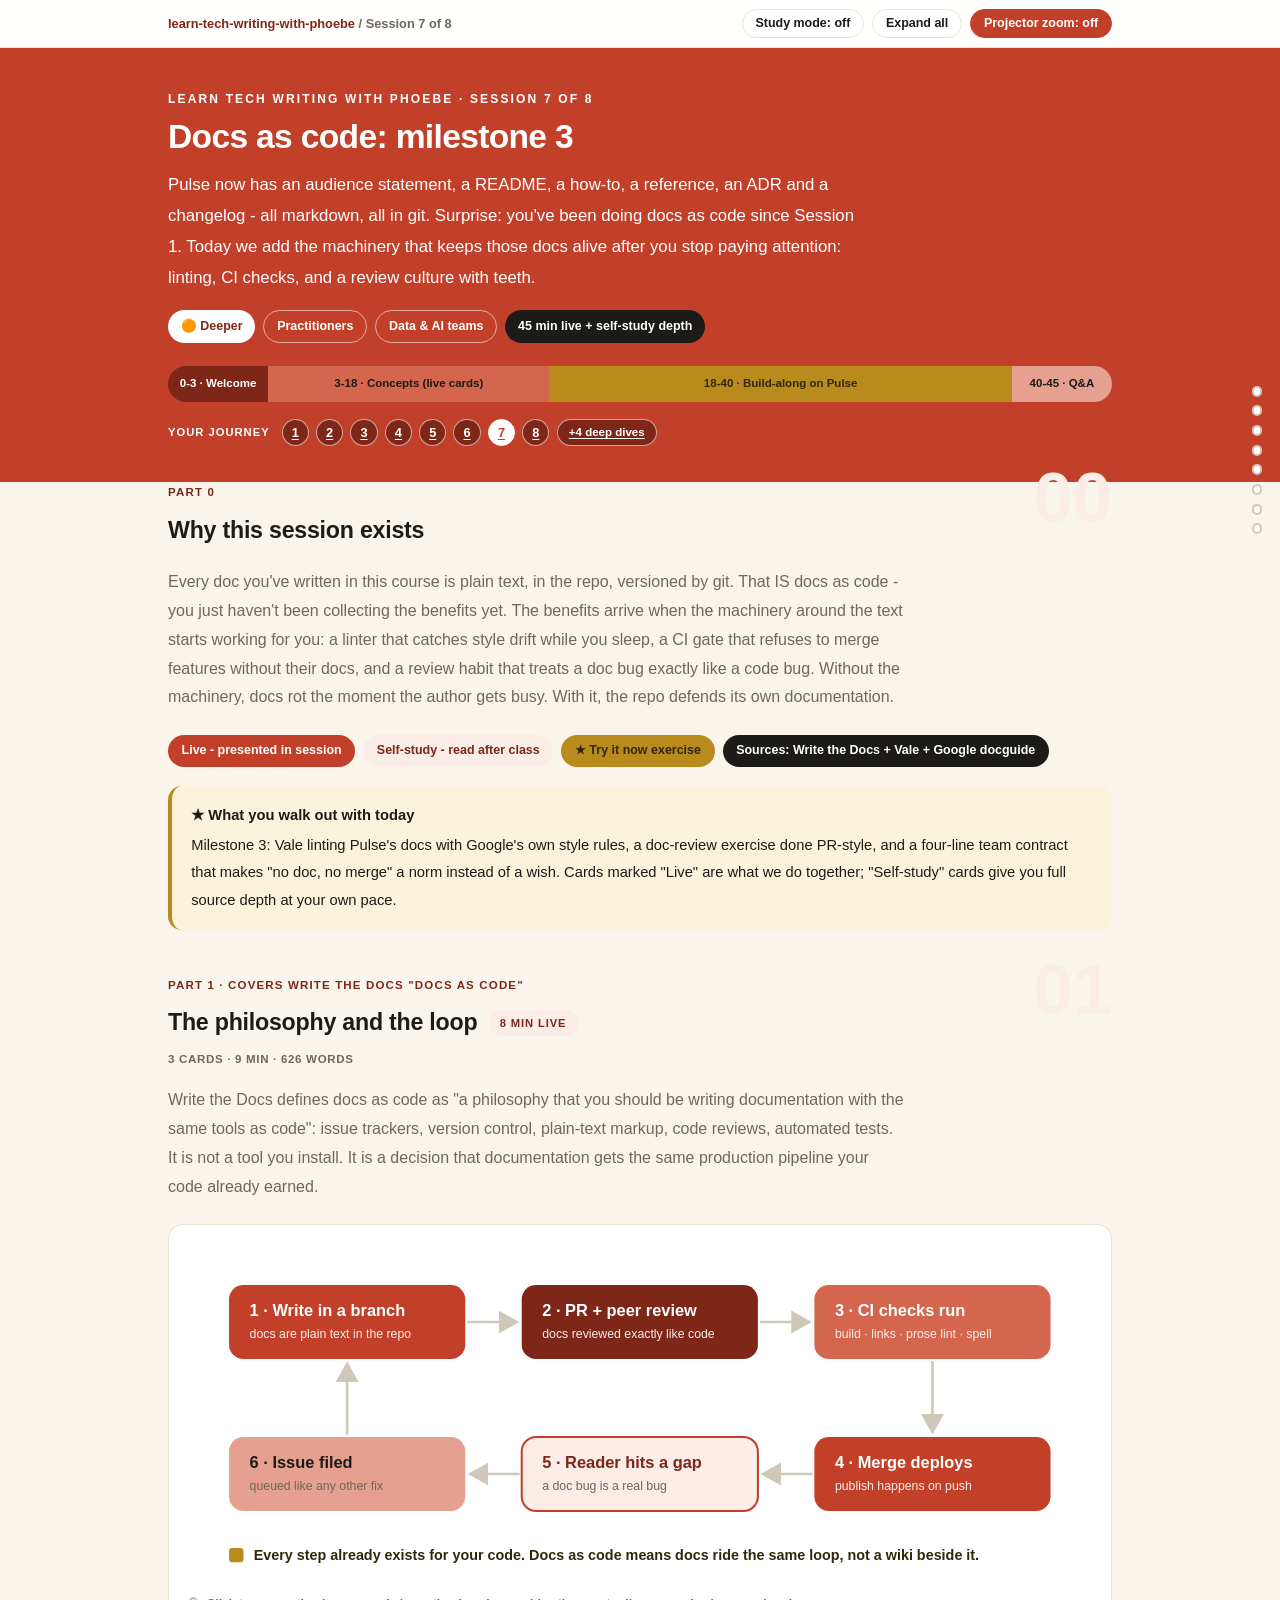
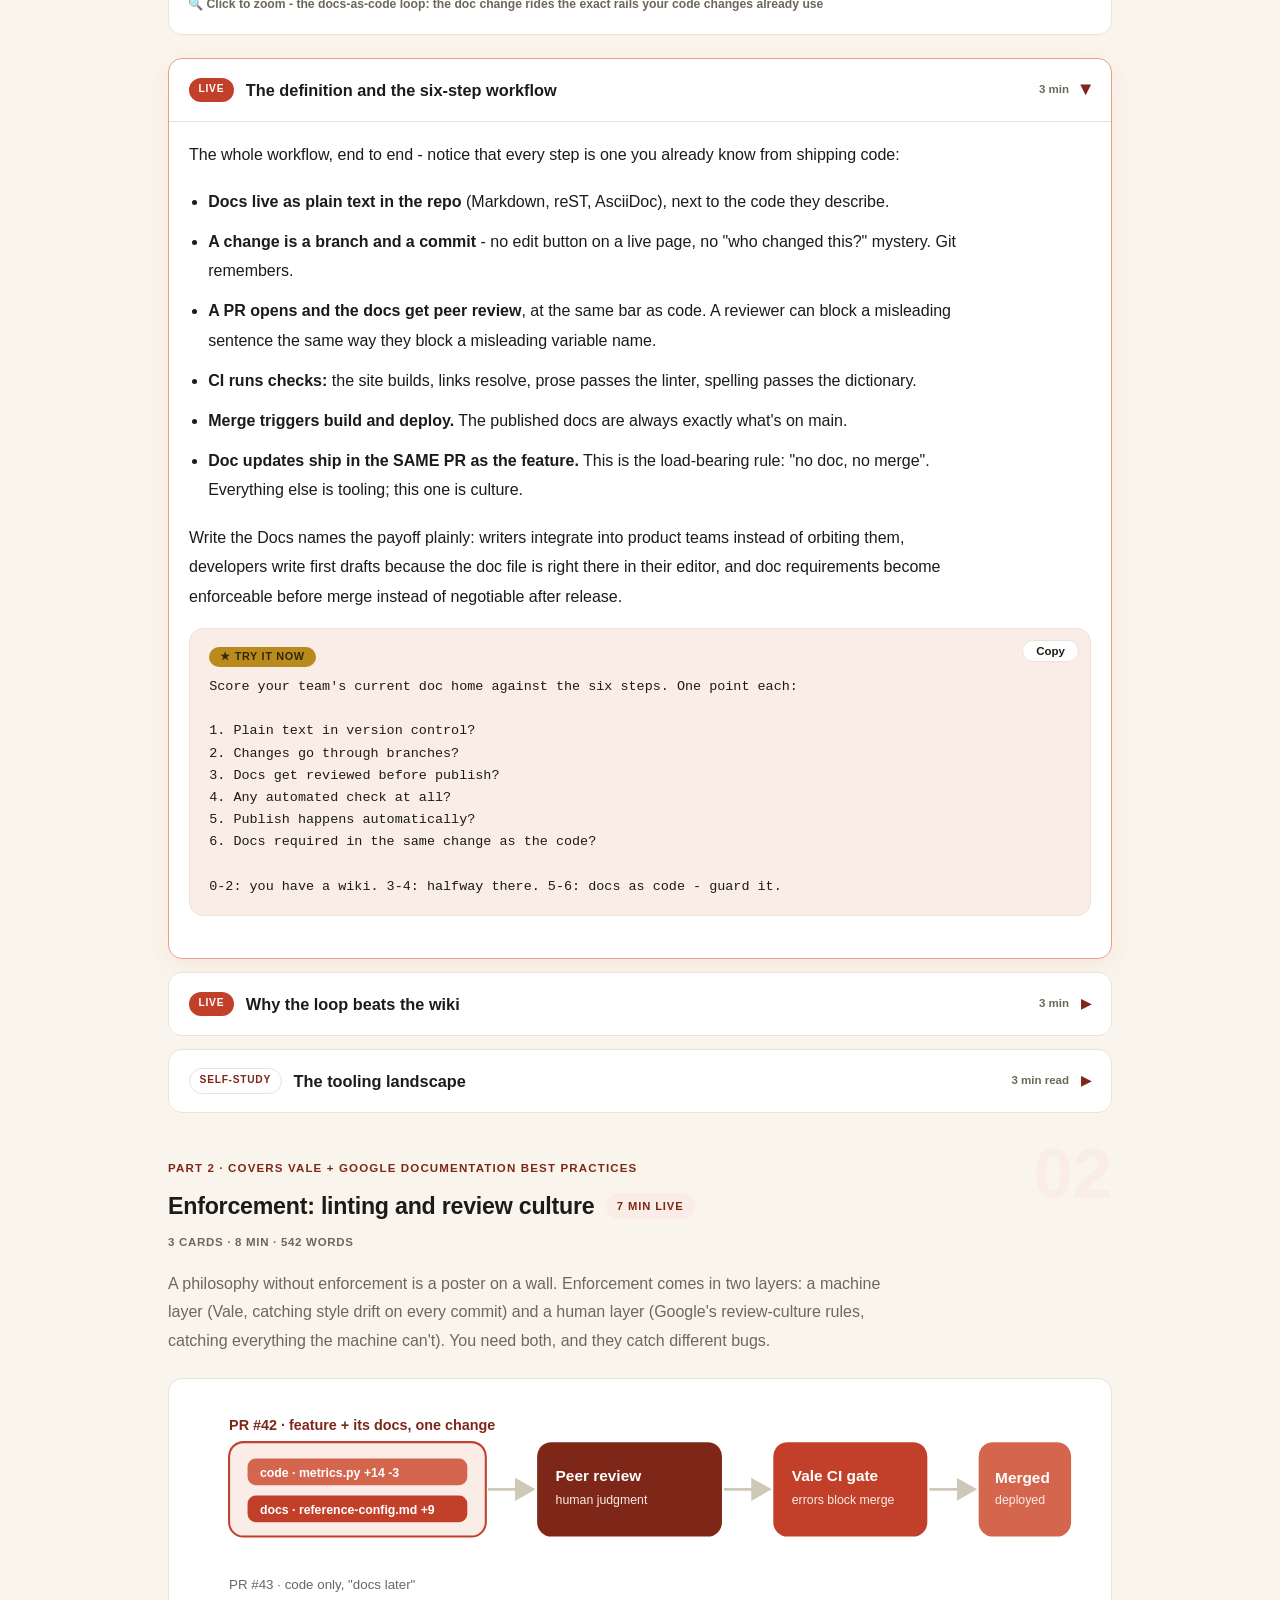
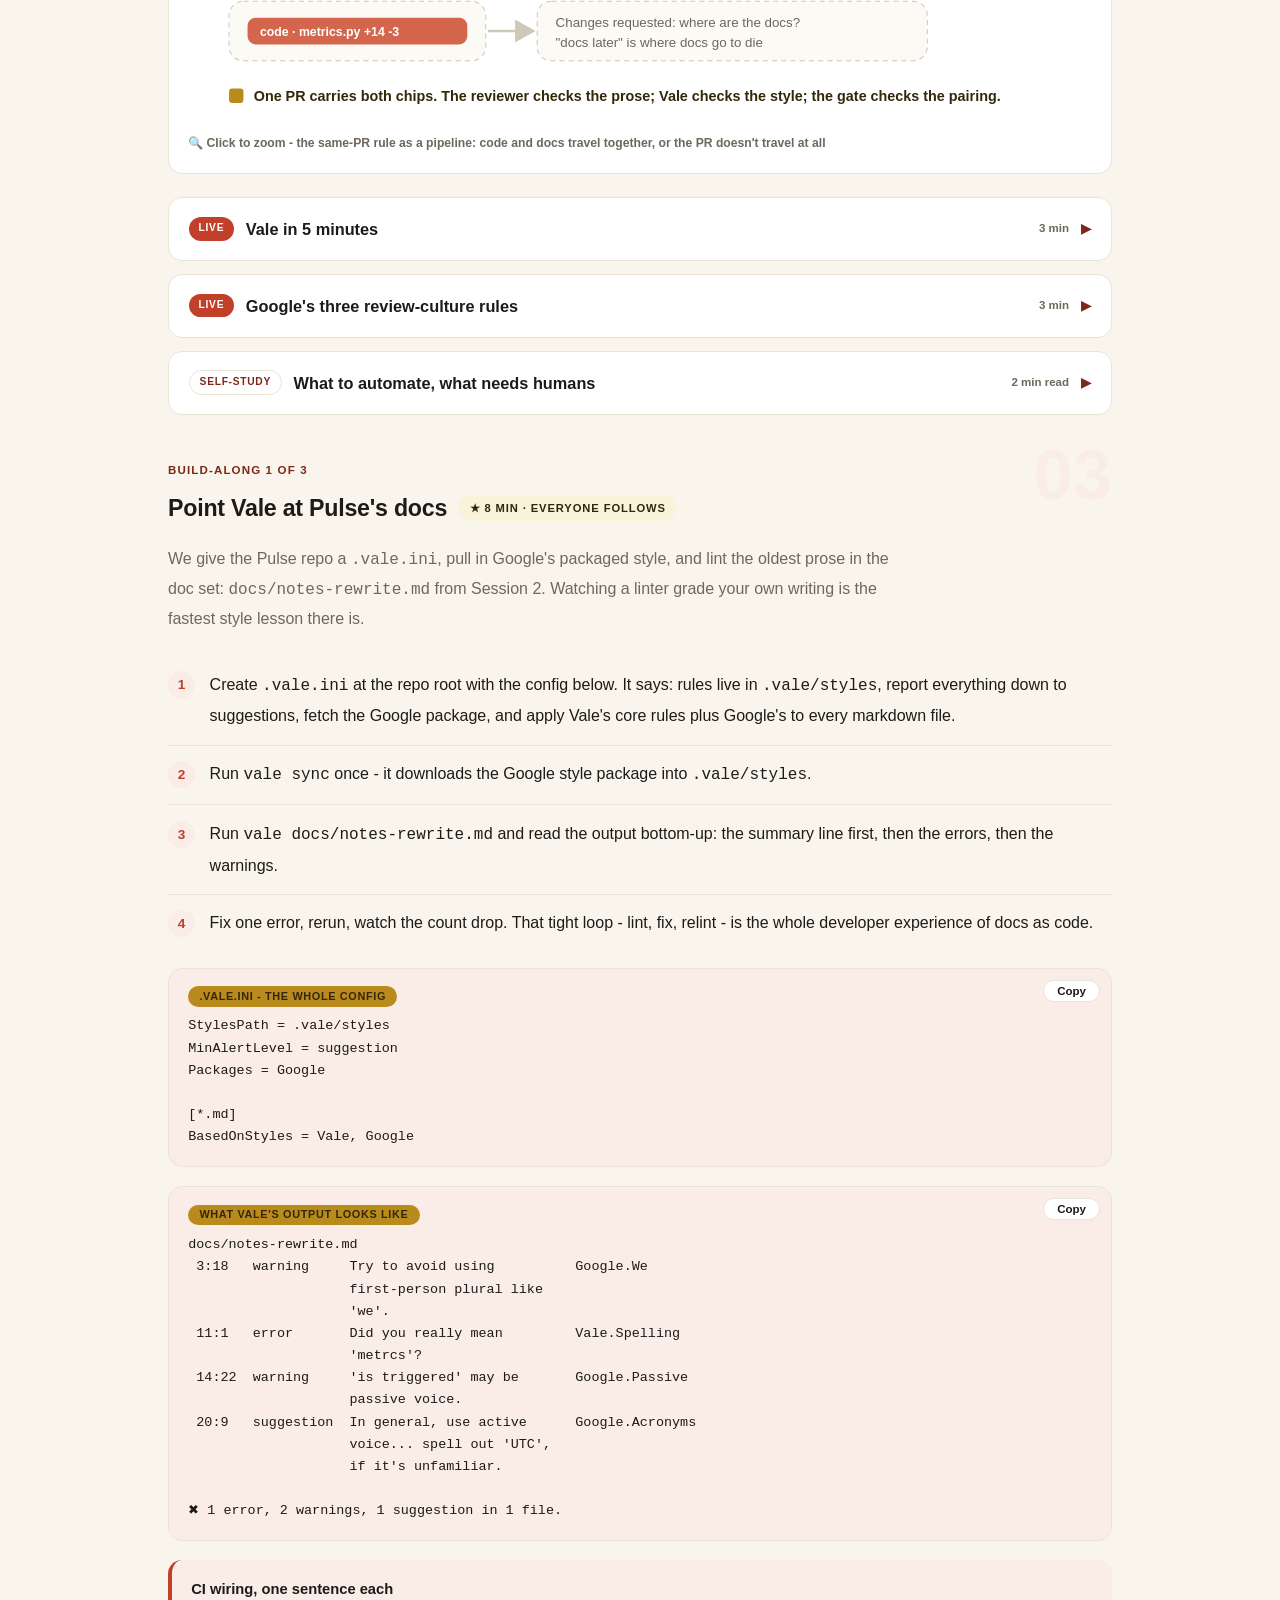
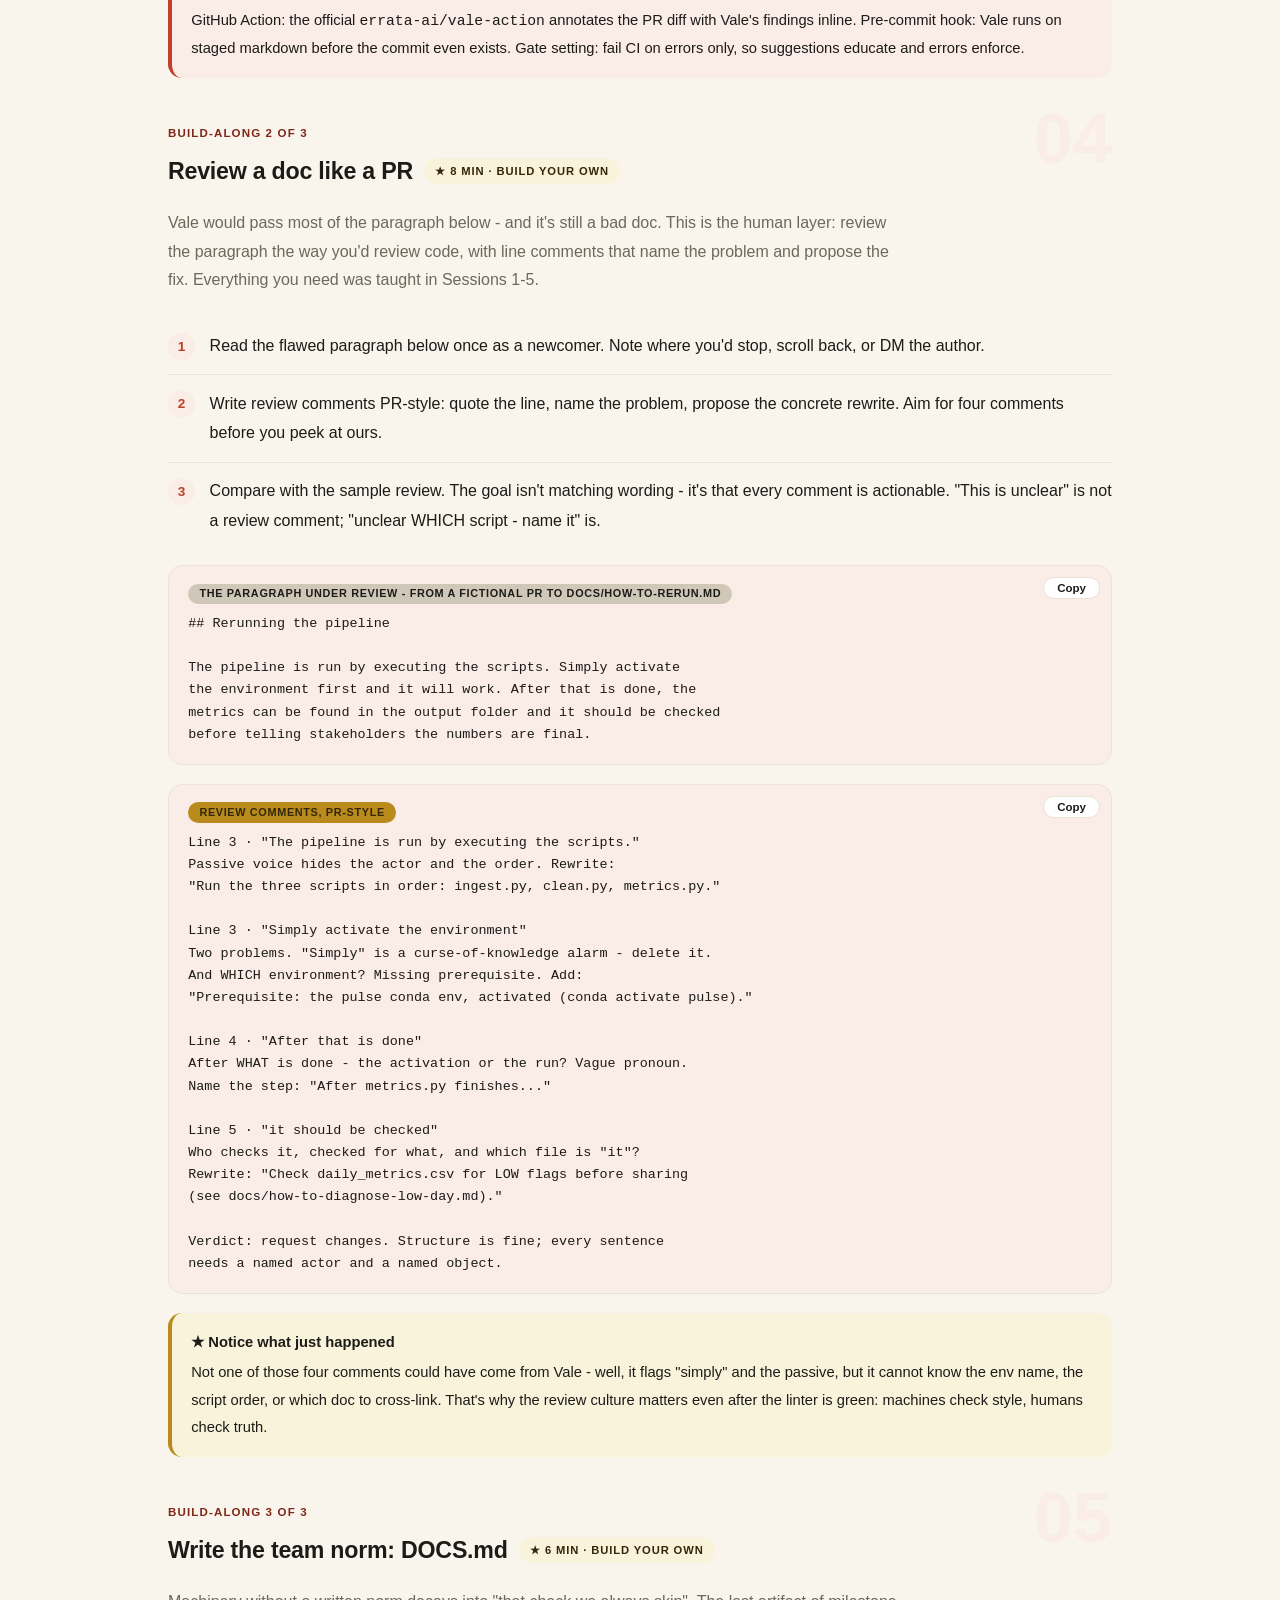
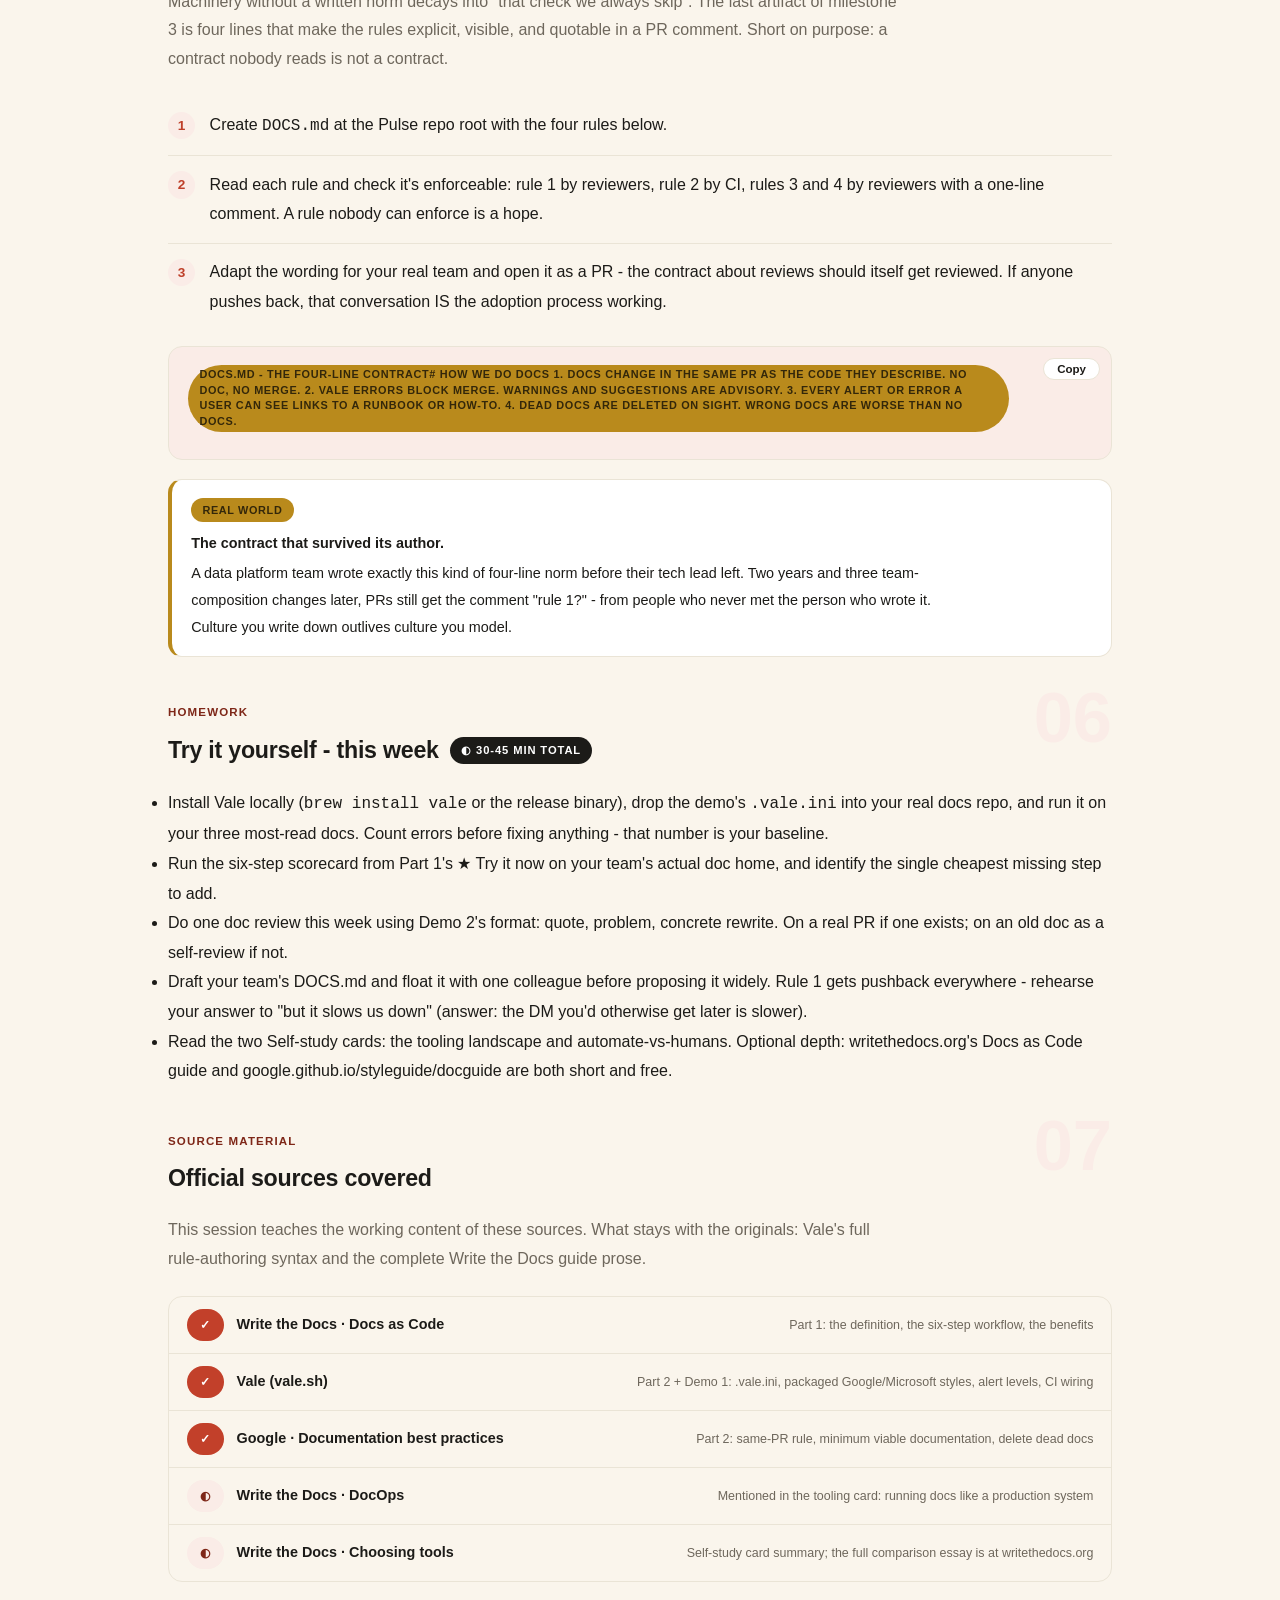
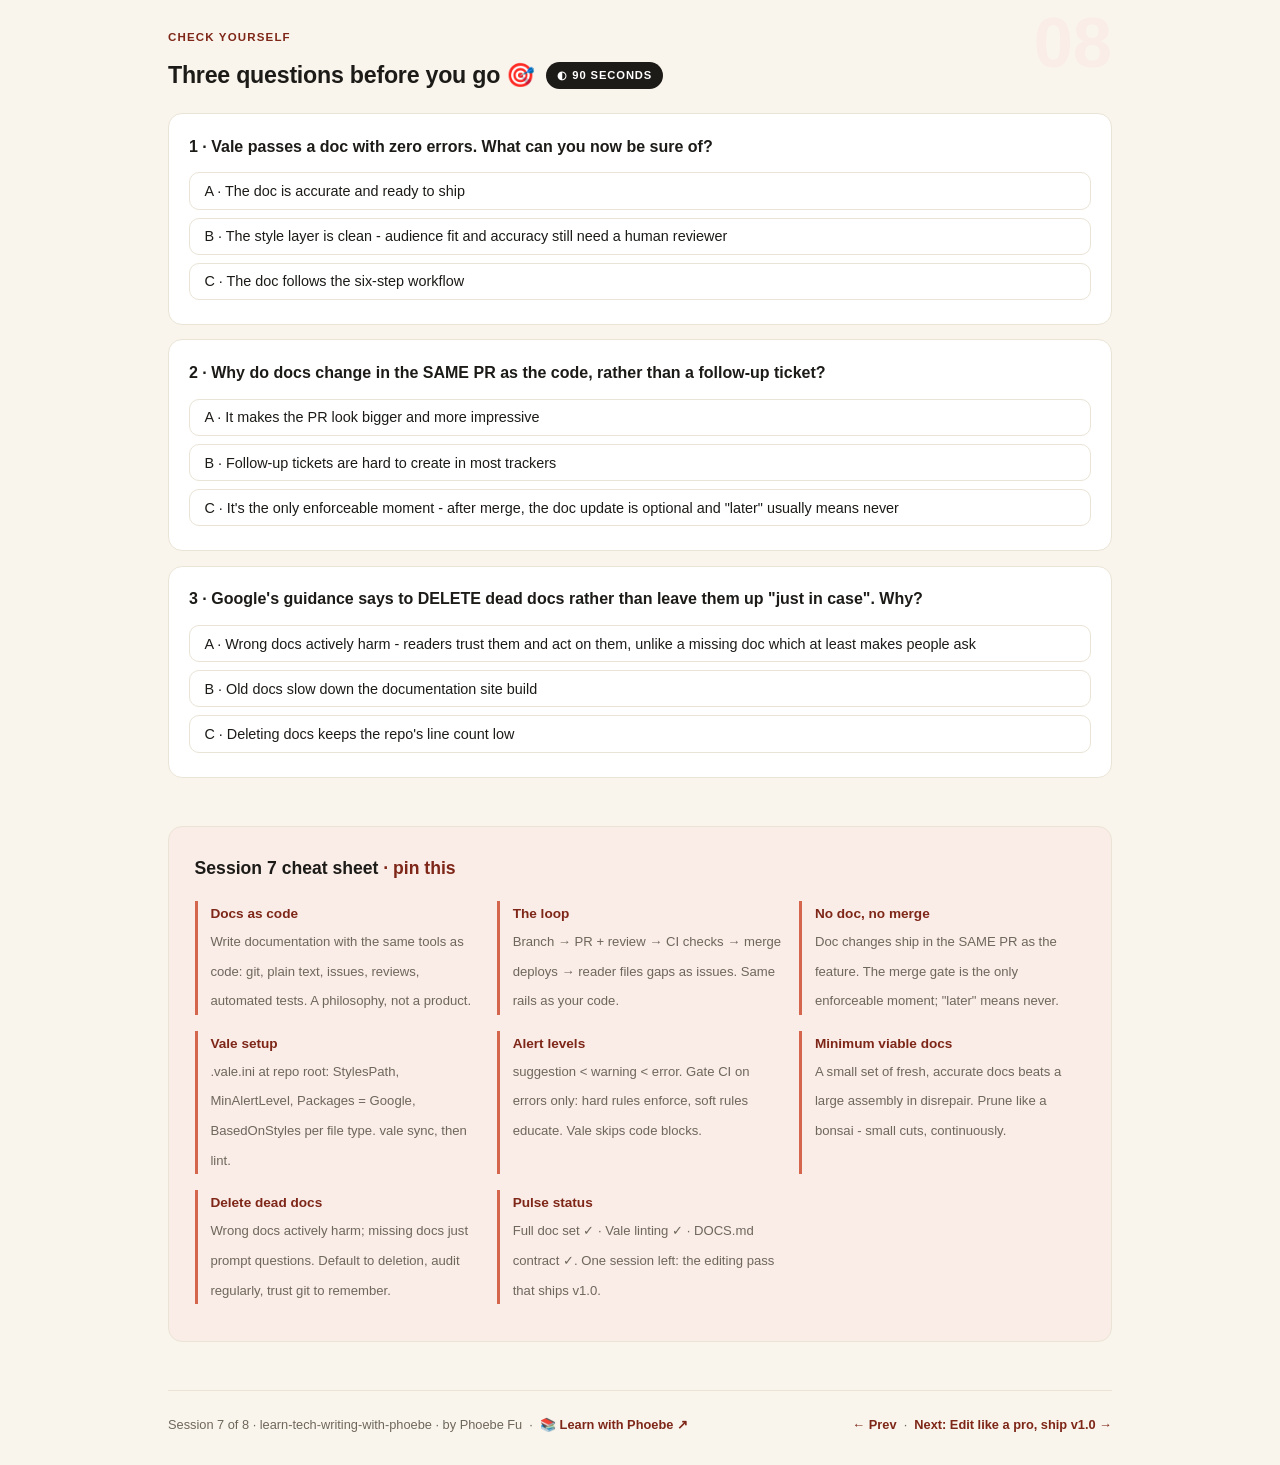
<file: courses/07-docs-as-code.html>
<!DOCTYPE html>
<html lang="en">
<head>
<meta charset="UTF-8">
<meta name="viewport" content="width=device-width, initial-scale=1.0">
<!-- social:start -->
<meta name="description" content="Every doc you&#x27;ve written in this course is plain text, in the repo, versioned by git. That IS docs as code - you just haven&#x27;t been collecting the benefits yet. The benefits arrive when the...">
<meta property="og:type" content="article">
<meta property="og:site_name" content="Learn with Phoebe">
<meta property="og:title" content="Docs as code : milestone 3 - learn tech writing with phoebe">
<meta property="og:description" content="Every doc you&#x27;ve written in this course is plain text, in the repo, versioned by git. That IS docs as code - you just haven&#x27;t been collecting the benefits yet. The benefits arrive when the...">
<meta property="og:url" content="https://phoebefu6.github.io/learn-tech-writing-with-phoebe/courses/07-docs-as-code.html">
<meta property="og:image" content="https://phoebefu6.github.io/learn-tech-writing-with-phoebe/assets/og-cover.png">
<meta property="og:image:width" content="1200">
<meta property="og:image:height" content="630">
<meta name="twitter:card" content="summary_large_image">
<meta name="twitter:title" content="Docs as code : milestone 3 - learn tech writing with phoebe">
<meta name="twitter:description" content="Every doc you&#x27;ve written in this course is plain text, in the repo, versioned by git. That IS docs as code - you just haven&#x27;t been collecting the benefits yet. The benefits arrive when the...">
<meta name="twitter:image" content="https://phoebefu6.github.io/learn-tech-writing-with-phoebe/assets/og-cover.png">
<!-- social:end -->
<title>Session 7 · Docs as code: milestone 3 - learn tech writing with phoebe</title>
<link rel="stylesheet" href="../assets/style.css?v=27">
</head>
<body>

<div class="toolbar">
  <div class="wrap">
    <span class="crumb"><a href="../index.html">learn-tech-writing-with-phoebe</a> / Session 7 of 8</span>
    <button class="btn" id="toggle-all" type="button">Expand all</button>
    <button class="btn primary" id="zoom-toggle" type="button">Projector zoom: off</button>
  </div>
</div>

<header class="masthead">
  <div class="wrap">
    <div class="eyebrow">Learn Tech Writing with Phoebe · Session 7 of 8</div>
    <h1>Docs <span class="accent">as code</span>: milestone 3</h1>
    <p class="sub">Pulse now has an audience statement, a README, a how-to, a reference, an ADR and a changelog - all markdown, all in git. Surprise: you've been doing docs as code since Session 1. Today we add the machinery that keeps those docs alive after you stop paying attention: linting, CI checks, and a review culture with teeth.</p>
    <div class="chip-row">
      <span class="chip level">🟠 Deeper</span>
      <span class="chip audience">Practitioners</span>
      <span class="chip audience">Data &amp; AI teams</span>
      <span class="chip time">45 min live + self-study depth</span>
    </div>
    <div class="agenda">
      <span class="a1" style="flex:1">0-3 · Welcome</span>
      <span class="a2" style="flex:3">3-18 · Concepts (live cards)</span>
      <span class="a3" style="flex:5">18-40 · Build-along on Pulse</span>
      <span class="a4" style="flex:1">40-45 · Q&amp;A</span>
    </div>
  </div>
</header>

<main class="wrap">

  <!-- ============ INTRO ============ -->
  <section class="section" id="intro">
    <div class="section-kicker">
      <span class="klabel">Part 0</span>
      <h2>Why this session exists</h2>
    </div>
    <p class="lede">Every doc you've written in this course is plain text, in the repo, versioned by git. That IS docs as code - you just haven't been collecting the benefits yet. The benefits arrive when the machinery around the text starts working for you: a linter that catches style drift while you sleep, a CI gate that refuses to merge features without their docs, and a review habit that treats a doc bug exactly like a code bug. Without the machinery, docs rot the moment the author gets busy. With it, the repo defends its own documentation.</p>
    <div class="legend">
      <span class="pill solid">Live - presented in session</span>
      <span class="pill light">Self-study - read after class</span>
      <span class="pill peach">★ Try it now exercise</span>
      <span class="pill inkpill">Sources: Write the Docs + Vale + Google docguide</span>
    </div>
    <div class="callout win">
      <strong>★ What you walk out with today</strong>
      Milestone 3: Vale linting Pulse's docs with Google's own style rules, a doc-review exercise done PR-style, and a four-line team contract that makes "no doc, no merge" a norm instead of a wish. Cards marked "Live" are what we do together; "Self-study" cards give you full source depth at your own pace.
    </div>
  </section>

  <!-- ============ PART 1: THE PHILOSOPHY AND THE LOOP ============ -->
  <section class="section" id="loop">
    <div class="section-kicker">
      <span class="klabel">Part 1 · covers Write the Docs "Docs as Code"</span>
      <h2>The philosophy and the loop <span class="tag concept">8 min live</span></h2>
    </div>
    <p class="lede">Write the Docs defines docs as code as "a philosophy that you should be writing documentation with the same tools as code": issue trackers, version control, plain-text markup, code reviews, automated tests. It is not a tool you install. It is a decision that documentation gets the same production pipeline your code already earned.</p>

    <figure class="zoomable">
      <svg viewBox="0 0 880 330" xmlns="http://www.w3.org/2000/svg" role="img" aria-label="The docs-as-code loop: write in a branch, PR and review, CI checks, merge deploys, reader hits a gap, issue filed, back to writing">
        <style>
          .s7lT { font: 700 16px Inter, sans-serif; fill: #FFFFFF; }
          .s7lS { font: 400 12px Inter, sans-serif; fill: #FAECE7; }
          .s7lG { font: 700 16px Inter, sans-serif; fill: #7E2718; }
          .s7lI { font: 700 16px Inter, sans-serif; fill: #1C1B18; }
          .s7lX { font: 400 12px Inter, sans-serif; fill: #6E675C; }
          .s7lN { font: 600 14px Inter, sans-serif; fill: #33270A; }
        </style>
        <defs>
          <marker id="s7Ah" markerWidth="9" markerHeight="9" refX="7" refY="4.5" orient="auto">
            <path d="M0,0 L8,4.5 L0,9 z" fill="#CFC8B9"/>
          </marker>
        </defs>
        <rect x="40" y="40" width="230" height="72" rx="14" fill="#C2402A"/>
        <text class="s7lT" x="60" y="70">1 · Write in a branch</text>
        <text class="s7lS" x="60" y="92">docs are plain text in the repo</text>
        <line x1="272" y1="76" x2="320" y2="76" stroke="#CFC8B9" stroke-width="2.5" marker-end="url(#s7Ah)"/>
        <rect x="325" y="40" width="230" height="72" rx="14" fill="#7E2718"/>
        <text class="s7lT" x="345" y="70">2 · PR + peer review</text>
        <text class="s7lS" x="345" y="92">docs reviewed exactly like code</text>
        <line x1="557" y1="76" x2="605" y2="76" stroke="#CFC8B9" stroke-width="2.5" marker-end="url(#s7Ah)"/>
        <rect x="610" y="40" width="230" height="72" rx="14" fill="#D4664E"/>
        <text class="s7lT" x="630" y="70">3 · CI checks run</text>
        <text class="s7lS" x="630" y="92">build · links · prose lint · spell</text>
        <line x1="725" y1="114" x2="725" y2="183" stroke="#CFC8B9" stroke-width="2.5" marker-end="url(#s7Ah)"/>
        <rect x="610" y="188" width="230" height="72" rx="14" fill="#C2402A"/>
        <text class="s7lT" x="630" y="218">4 · Merge deploys</text>
        <text class="s7lS" x="630" y="240">publish happens on push</text>
        <line x1="608" y1="224" x2="560" y2="224" stroke="#CFC8B9" stroke-width="2.5" marker-end="url(#s7Ah)"/>
        <rect x="325" y="188" width="230" height="72" rx="14" fill="#FAECE7" stroke="#C2402A" stroke-width="2"/>
        <text class="s7lG" x="345" y="218">5 · Reader hits a gap</text>
        <text class="s7lX" x="345" y="240">a doc bug is a real bug</text>
        <line x1="323" y1="224" x2="275" y2="224" stroke="#CFC8B9" stroke-width="2.5" marker-end="url(#s7Ah)"/>
        <rect x="40" y="188" width="230" height="72" rx="14" fill="#E5A08F"/>
        <text class="s7lI" x="60" y="218">6 · Issue filed</text>
        <text class="s7lX" x="60" y="240">queued like any other fix</text>
        <line x1="155" y1="186" x2="155" y2="117" stroke="#CFC8B9" stroke-width="2.5" marker-end="url(#s7Ah)"/>
        <rect x="40" y="296" width="14" height="14" rx="3" fill="#B98A1C"/>
        <text class="s7lN" x="64" y="308">Every step already exists for your code. Docs as code means docs ride the same loop, not a wiki beside it.</text>
      </svg>
      <figcaption>🔍 Click to zoom - the docs-as-code loop: the doc change rides the exact rails your code changes already use</figcaption>
    </figure>

    <details class="card" open>
      <summary><span class="mode live">Live</span>The definition and the six-step workflow<span class="mini">3 min</span><span class="caret">▶</span></summary>
      <div class="body">
        <p>The whole workflow, end to end - notice that every step is one you already know from shipping code:</p>
        <ul>
          <li><strong>Docs live as plain text in the repo</strong> (Markdown, reST, AsciiDoc), next to the code they describe.</li>
          <li><strong>A change is a branch and a commit</strong> - no edit button on a live page, no "who changed this?" mystery. Git remembers.</li>
          <li><strong>A PR opens and the docs get peer review</strong>, at the same bar as code. A reviewer can block a misleading sentence the same way they block a misleading variable name.</li>
          <li><strong>CI runs checks:</strong> the site builds, links resolve, prose passes the linter, spelling passes the dictionary.</li>
          <li><strong>Merge triggers build and deploy.</strong> The published docs are always exactly what's on main.</li>
          <li><strong>Doc updates ship in the SAME PR as the feature.</strong> This is the load-bearing rule: "no doc, no merge". Everything else is tooling; this one is culture.</li>
        </ul>
        <p>Write the Docs names the payoff plainly: writers integrate into product teams instead of orbiting them, developers write first drafts because the doc file is right there in their editor, and doc requirements become enforceable before merge instead of negotiable after release.</p>
        <div class="prompt-box good"><span class="label">★ Try it now</span>Score your team's current doc home against the six steps. One point each:

1. Plain text in version control?
2. Changes go through branches?
3. Docs get reviewed before publish?
4. Any automated check at all?
5. Publish happens automatically?
6. Docs required in the same change as the code?

0-2: you have a wiki. 3-4: halfway there. 5-6: docs as code - guard it.</div>
      </div>
    </details>

    <details class="card">
      <summary><span class="mode live">Live</span>Why the loop beats the wiki<span class="mini">3 min</span><span class="caret">▶</span></summary>
      <div class="body">
        <p>Wikis fail predictably, and each failure maps to a loop step the wiki is missing:</p>
        <ul>
          <li><strong>No review.</strong> Wiki edits publish instantly, so the first reader of a wrong sentence is a user in trouble. In the loop, a reviewer sees it first.</li>
          <li><strong>No history you can use.</strong> Git blame tells you which commit, which PR, and which discussion changed a line. Wiki history tells you a name and a date, if that.</li>
          <li><strong>No dead-doc detection.</strong> When code moves, a doc in the repo shows up in the same grep, the same refactor, the same PR diff. A wiki page just quietly stops being true.</li>
          <li><strong>Docs live next to the code they describe.</strong> The person editing <code>metrics.py</code> sees <code>docs/reference-config.md</code> in the same file tree. Proximity is the cheapest freshness mechanism ever invented.</li>
        </ul>
        <div class="callout example">
          <span class="ex-pill">Real world</span>
          <p><strong>The wiki nobody could delete.</strong> A data team kept a wiki with three conflicting versions of the same onboarding page - nobody knew which was current, so nobody dared remove any. After migrating docs into the repo, the duplicate problem became impossible: one file, one path, one git history. The wiki stayed up for a year as a read-only museum, then someone finally turned it off and nothing broke.</p>
        </div>
      </div>
    </details>

    <details class="card">
      <summary><span class="mode self">Self-study</span>The tooling landscape<span class="mini">3 min read</span><span class="caret">▶</span></summary>
      <div class="body">
        <p>Every docs-as-code stack is the same four choices; Write the Docs' guidance on choosing tools boils down to "pick what your team already uses for code":</p>
        <ul>
          <li><strong>Version control:</strong> git, hosted on GitHub or GitLab. The PR/MR machinery is the review system - you don't build one.</li>
          <li><strong>Markup:</strong> Markdown for approachability, reStructuredText or AsciiDoc when you need cross-references and structured metadata at scale.</li>
          <li><strong>Generator:</strong> Sphinx (Python-native, reST-first), MkDocs (Markdown, fast start), Docusaurus (React sites), Hugo (speed at volume). All turn plain text into a website on push.</li>
          <li><strong>Checks:</strong> prose linters (Vale, next section), link checkers, spell checkers - wired into the same CI that runs your tests. The operational discipline of running docs like a production system even has a name: DocOps.</li>
        </ul>
        <div class="callout tip">
          <strong>Meta note</strong>
          The course site you are reading right now is docs as code: static HTML files in a public GitHub repo, published by GitHub Pages on every push. No CMS, no edit button, full git history. The medium has been practicing the message all along.
        </div>
      </div>
    </details>
  </section>

  <!-- ============ PART 2: ENFORCEMENT ============ -->
  <section class="section" id="enforcement">
    <div class="section-kicker">
      <span class="klabel">Part 2 · covers Vale + Google documentation best practices</span>
      <h2>Enforcement: linting and review culture <span class="tag concept">7 min live</span></h2>
    </div>
    <p class="lede">A philosophy without enforcement is a poster on a wall. Enforcement comes in two layers: a machine layer (Vale, catching style drift on every commit) and a human layer (Google's review-culture rules, catching everything the machine can't). You need both, and they catch different bugs.</p>

    <figure class="zoomable">
      <svg viewBox="0 0 880 315" xmlns="http://www.w3.org/2000/svg" role="img" aria-label="Two PR lanes: a PR carrying both a code change and a doc change passes peer review and the Vale CI gate and merges; a code-only PR below is rejected with changes requested">
        <style>
          .s7pT { font: 700 15px Inter, sans-serif; fill: #FFFFFF; }
          .s7pS { font: 400 12px Inter, sans-serif; fill: #FAECE7; }
          .s7pG { font: 700 14px Inter, sans-serif; fill: #7E2718; }
          .s7pC { font: 600 12px Inter, sans-serif; fill: #FFFFFF; }
          .s7pX { font: 400 13px Inter, sans-serif; fill: #6E675C; }
          .s7pN { font: 600 14px Inter, sans-serif; fill: #33270A; }
        </style>
        <defs>
          <marker id="s7Bh" markerWidth="9" markerHeight="9" refX="7" refY="4.5" orient="auto">
            <path d="M0,0 L8,4.5 L0,9 z" fill="#CFC8B9"/>
          </marker>
        </defs>
        <text class="s7pG" x="40" y="30">PR #42 · feature + its docs, one change</text>
        <rect x="40" y="42" width="250" height="92" rx="14" fill="#FAECE7" stroke="#C2402A" stroke-width="2"/>
        <rect x="58" y="58" width="214" height="26" rx="8" fill="#D4664E"/>
        <text class="s7pC" x="70" y="76">code · metrics.py +14 -3</text>
        <rect x="58" y="94" width="214" height="26" rx="8" fill="#C2402A"/>
        <text class="s7pC" x="70" y="112">docs · reference-config.md +9</text>
        <line x1="292" y1="88" x2="336" y2="88" stroke="#CFC8B9" stroke-width="2.5" marker-end="url(#s7Bh)"/>
        <rect x="340" y="42" width="180" height="92" rx="14" fill="#7E2718"/>
        <text class="s7pT" x="358" y="80">Peer review</text>
        <text class="s7pS" x="358" y="102">human judgment</text>
        <line x1="522" y1="88" x2="566" y2="88" stroke="#CFC8B9" stroke-width="2.5" marker-end="url(#s7Bh)"/>
        <rect x="570" y="42" width="150" height="92" rx="14" fill="#C2402A"/>
        <text class="s7pT" x="588" y="80">Vale CI gate</text>
        <text class="s7pS" x="588" y="102">errors block merge</text>
        <line x1="722" y1="88" x2="766" y2="88" stroke="#CFC8B9" stroke-width="2.5" marker-end="url(#s7Bh)"/>
        <rect x="770" y="42" width="90" height="92" rx="14" fill="#D4664E"/>
        <text class="s7pT" x="786" y="82">Merged</text>
        <text class="s7pS" x="786" y="102">deployed</text>
        <text class="s7pX" x="40" y="185">PR #43 · code only, "docs later"</text>
        <rect x="40" y="197" width="250" height="58" rx="14" fill="#FCFAF4" stroke="#CFC8B9" stroke-dasharray="5 4"/>
        <rect x="58" y="213" width="214" height="26" rx="8" fill="#D4664E"/>
        <text class="s7pC" x="70" y="231">code · metrics.py +14 -3</text>
        <line x1="292" y1="226" x2="336" y2="226" stroke="#CFC8B9" stroke-width="2.5" marker-end="url(#s7Bh)"/>
        <rect x="340" y="197" width="380" height="58" rx="14" fill="#FCFAF4" stroke="#CFC8B9" stroke-dasharray="5 4"/>
        <text class="s7pX" x="358" y="222">Changes requested: where are the docs?</text>
        <text class="s7pX" x="358" y="242">"docs later" is where docs go to die</text>
        <rect x="40" y="282" width="14" height="14" rx="3" fill="#B98A1C"/>
        <text class="s7pN" x="64" y="294">One PR carries both chips. The reviewer checks the prose; Vale checks the style; the gate checks the pairing.</text>
      </svg>
      <figcaption>🔍 Click to zoom - the same-PR rule as a pipeline: code and docs travel together, or the PR doesn't travel at all</figcaption>
    </figure>

    <details class="card">
      <summary><span class="mode live">Live</span>Vale in 5 minutes<span class="mini">3 min</span><span class="caret">▶</span></summary>
      <div class="body">
        <p>Vale (vale.sh) is a prose linter: it does for your sentences what ruff does for your Python. Rules live in YAML, config lives in a <code>.vale.ini</code> at the repo root, and it runs anywhere - your editor, a pre-commit hook, or a GitHub Action in CI.</p>
        <ul>
          <li><strong>It ships the famous style guides as packages.</strong> One line in <code>.vale.ini</code> and you're linting against Google's or Microsoft's published style guide - the same rules their own writers follow, with zero rule-writing on day one.</li>
          <li><strong>It's syntax-aware.</strong> Vale knows Markdown, so it lints your prose and skips your code blocks. Your <code>snake_case_variables</code> never get flagged as spelling errors.</li>
          <li><strong>Three alert levels - suggestion, warning, error</strong> - and CI can be set to fail on errors only. That's the pragmatic setting: hard rules block the merge, soft rules educate without nagging.</li>
        </ul>
        <div class="callout tip">
          <strong>Adoption tip</strong>
          Start with everything at suggestion level for two weeks. Let the team see what Vale sees without a single blocked PR, then promote the rules everyone already agrees with to error. A linter imposed overnight gets uninstalled; a linter phased in gets defended.
        </div>
      </div>
    </details>

    <details class="card">
      <summary><span class="mode live">Live</span>Google's three review-culture rules<span class="mini">3 min</span><span class="caret">▶</span></summary>
      <div class="body">
        <p>Google's documentation best practices guide is short and ruthless. Three rules do most of the work:</p>
        <ul>
          <li><strong>Docs change in the same PR as the code, and get reviewed at the same bar.</strong> Not a follow-up ticket, not "I'll circle back". The diff that changes the behavior changes the description of the behavior, and a reviewer signs off on both.</li>
          <li><strong>Minimum viable documentation.</strong> "A small set of fresh and accurate docs is better than a large assembly of documentation in various states of disrepair." Write less, keep it true, and prune like a bonsai - deliberate small cuts, continuously, instead of a heroic yearly rewrite.</li>
          <li><strong>Delete dead docs.</strong> Wrong docs are not neutral; they actively harm, because readers trust them and act on them. Google's default on any migration is deletion, backed by regular team doc audits ("doc fixits") to find the pages nobody wants to admit are dead.</li>
        </ul>
        <div class="callout example">
          <span class="ex-pill">Real world</span>
          <p><strong>The runbook that paged the wrong team.</strong> An on-call engineer followed a stale runbook to escalate an alert - to a team that had been dissolved eight months earlier. Forty minutes of 3am confusion later, the fix wasn't updating the runbook. It was deleting it: the alert itself had been superseded, and the doc's only remaining function was to mislead. Deletion is a documentation act.</p>
        </div>
      </div>
    </details>

    <details class="card">
      <summary><span class="mode self">Self-study</span>What to automate, what needs humans<span class="mini">2 min read</span><span class="caret">▶</span></summary>
      <div class="body">
        <p>The trap after installing Vale is believing the green check means the doc is good. Linters and reviewers catch disjoint bug classes:</p>
        <ul>
          <li><strong>Machines catch what's checkable:</strong> spelling, passive voice, "simply" and friends, sentence length, banned words, broken links, a site that won't build. Fast, tireless, and consistent - perfect for the style layer this course built in Sessions 2 and 3.</li>
          <li><strong>Only humans catch what's judgeable:</strong> the doc is written for the wrong audience, the non-scope statement is missing, the example no longer matches the code's behavior, the steps are correct but in a baffling order. Everything Sessions 1, 4, 5 and 6 taught lives above the linter's ceiling.</li>
          <li><strong>Division of labor:</strong> let Vale own the mechanical comments so human reviewers never type "passive voice" again - their whole attention goes to the questions only they can answer. That is Session 8's editing pass, institutionalized.</li>
        </ul>
      </div>
    </details>
  </section>

  <!-- ============ DEMO 1 ============ -->
  <section class="section" id="demo-1">
    <div class="section-kicker">
      <span class="klabel">Build-along 1 of 3</span>
      <h2>Point Vale at Pulse's docs <span class="tag demo">★ 8 min · everyone follows</span></h2>
    </div>
    <p class="lede">We give the Pulse repo a <code>.vale.ini</code>, pull in Google's packaged style, and lint the oldest prose in the doc set: <code>docs/notes-rewrite.md</code> from Session 2. Watching a linter grade your own writing is the fastest style lesson there is.</p>

    <div class="steps">
      <div class="step"><p>Create <code>.vale.ini</code> at the repo root with the config below. It says: rules live in <code>.vale/styles</code>, report everything down to suggestions, fetch the Google package, and apply Vale's core rules plus Google's to every markdown file.</p></div>
      <div class="step"><p>Run <code>vale sync</code> once - it downloads the Google style package into <code>.vale/styles</code>.</p></div>
      <div class="step"><p>Run <code>vale docs/notes-rewrite.md</code> and read the output bottom-up: the summary line first, then the errors, then the warnings.</p></div>
      <div class="step"><p>Fix one error, rerun, watch the count drop. That tight loop - lint, fix, relint - is the whole developer experience of docs as code.</p></div>
    </div>

    <div class="prompt-box good"><span class="label">.vale.ini - the whole config</span>StylesPath = .vale/styles
MinAlertLevel = suggestion
Packages = Google

[*.md]
BasedOnStyles = Vale, Google</div>

    <div class="prompt-box good"><span class="label">What Vale's output looks like</span>docs/notes-rewrite.md
 3:18   warning     Try to avoid using          Google.We
                    first-person plural like
                    'we'.
 11:1   error       Did you really mean         Vale.Spelling
                    'metrcs'?
 14:22  warning     'is triggered' may be       Google.Passive
                    passive voice.
 20:9   suggestion  In general, use active      Google.Acronyms
                    voice... spell out 'UTC',
                    if it's unfamiliar.

✖ 1 error, 2 warnings, 1 suggestion in 1 file.</div>

    <div class="callout tip">
      <strong>CI wiring, one sentence each</strong>
      GitHub Action: the official <code>errata-ai/vale-action</code> annotates the PR diff with Vale's findings inline. Pre-commit hook: Vale runs on staged markdown before the commit even exists. Gate setting: fail CI on errors only, so suggestions educate and errors enforce.
    </div>
  </section>

  <!-- ============ DEMO 2 ============ -->
  <section class="section" id="demo-2">
    <div class="section-kicker">
      <span class="klabel">Build-along 2 of 3</span>
      <h2>Review a doc like a PR <span class="tag demo">★ 8 min · build your own</span></h2>
    </div>
    <p class="lede">Vale would pass most of the paragraph below - and it's still a bad doc. This is the human layer: review the paragraph the way you'd review code, with line comments that name the problem and propose the fix. Everything you need was taught in Sessions 1-5.</p>

    <div class="steps">
      <div class="step"><p>Read the flawed paragraph below once as a newcomer. Note where you'd stop, scroll back, or DM the author.</p></div>
      <div class="step"><p>Write review comments PR-style: quote the line, name the problem, propose the concrete rewrite. Aim for four comments before you peek at ours.</p></div>
      <div class="step"><p>Compare with the sample review. The goal isn't matching wording - it's that every comment is actionable. "This is unclear" is not a review comment; "unclear WHICH script - name it" is.</p></div>
    </div>

    <div class="prompt-box bad"><span class="label">The paragraph under review - from a fictional PR to docs/how-to-rerun.md</span>## Rerunning the pipeline

The pipeline is run by executing the scripts. Simply activate
the environment first and it will work. After that is done, the
metrics can be found in the output folder and it should be checked
before telling stakeholders the numbers are final.</div>

    <div class="prompt-box good"><span class="label">Review comments, PR-style</span>Line 3 · "The pipeline is run by executing the scripts."
Passive voice hides the actor and the order. Rewrite:
"Run the three scripts in order: ingest.py, clean.py, metrics.py."

Line 3 · "Simply activate the environment"
Two problems. "Simply" is a curse-of-knowledge alarm - delete it.
And WHICH environment? Missing prerequisite. Add:
"Prerequisite: the pulse conda env, activated (conda activate pulse)."

Line 4 · "After that is done"
After WHAT is done - the activation or the run? Vague pronoun.
Name the step: "After metrics.py finishes..."

Line 5 · "it should be checked"
Who checks it, checked for what, and which file is "it"?
Rewrite: "Check daily_metrics.csv for LOW flags before sharing
(see docs/how-to-diagnose-low-day.md)."

Verdict: request changes. Structure is fine; every sentence
needs a named actor and a named object.</div>

    <div class="callout win">
      <strong>★ Notice what just happened</strong>
      Not one of those four comments could have come from Vale - well, it flags "simply" and the passive, but it cannot know the env name, the script order, or which doc to cross-link. That's why the review culture matters even after the linter is green: machines check style, humans check truth.
    </div>
  </section>

  <!-- ============ DEMO 3 ============ -->
  <section class="section" id="demo-3">
    <div class="section-kicker">
      <span class="klabel">Build-along 3 of 3</span>
      <h2>Write the team norm: DOCS.md <span class="tag demo">★ 6 min · build your own</span></h2>
    </div>
    <p class="lede">Machinery without a written norm decays into "that check we always skip". The last artifact of milestone 3 is four lines that make the rules explicit, visible, and quotable in a PR comment. Short on purpose: a contract nobody reads is not a contract.</p>

    <div class="steps">
      <div class="step"><p>Create <code>DOCS.md</code> at the Pulse repo root with the four rules below.</p></div>
      <div class="step"><p>Read each rule and check it's enforceable: rule 1 by reviewers, rule 2 by CI, rules 3 and 4 by reviewers with a one-line comment. A rule nobody can enforce is a hope.</p></div>
      <div class="step"><p>Adapt the wording for your real team and open it as a PR - the contract about reviews should itself get reviewed. If anyone pushes back, that conversation IS the adoption process working.</p></div>
    </div>

    <div class="prompt-box good"><span class="label">DOCS.md - the four-line contract</"><span></span># How we do docs

1. Docs change in the same PR as the code they describe. No doc, no merge.
2. Vale errors block merge. Warnings and suggestions are advisory.
3. Every alert or error a user can see links to a runbook or how-to.
4. Dead docs are deleted on sight. Wrong docs are worse than no docs.</div>

    <div class="callout example">
      <span class="ex-pill">Real world</span>
      <p><strong>The contract that survived its author.</strong> A data platform team wrote exactly this kind of four-line norm before their tech lead left. Two years and three team-composition changes later, PRs still get the comment "rule 1?" - from people who never met the person who wrote it. Culture you write down outlives culture you model.</p>
    </div>
  </section>

  <!-- ============ HOMEWORK ============ -->
  <section class="section" id="exercise">
    <div class="section-kicker">
      <span class="klabel">Homework</span>
      <h2>Try it yourself - this week <span class="tag exercise">◐ 30-45 min total</span></h2>
    </div>
    <ul>
      <li>Install Vale locally (<code>brew install vale</code> or the release binary), drop the demo's <code>.vale.ini</code> into your real docs repo, and run it on your three most-read docs. Count errors before fixing anything - that number is your baseline.</li>
      <li>Run the six-step scorecard from Part 1's ★ Try it now on your team's actual doc home, and identify the single cheapest missing step to add.</li>
      <li>Do one doc review this week using Demo 2's format: quote, problem, concrete rewrite. On a real PR if one exists; on an old doc as a self-review if not.</li>
      <li>Draft your team's DOCS.md and float it with one colleague before proposing it widely. Rule 1 gets pushback everywhere - rehearse your answer to "but it slows us down" (answer: the DM you'd otherwise get later is slower).</li>
      <li>Read the two Self-study cards: the tooling landscape and automate-vs-humans. Optional depth: writethedocs.org's Docs as Code guide and google.github.io/styleguide/docguide are both short and free.</li>
    </ul>
  </section>

  <!-- ============ SOURCES COVERED ============ -->
  <section class="section" id="official">
    <div class="section-kicker">
      <span class="klabel">Source material</span>
      <h2>Official sources covered</h2>
    </div>
    <p class="lede">This session teaches the working content of these sources. What stays with the originals: Vale's full rule-authoring syntax and the complete Write the Docs guide prose.</p>
    <div class="covered">
      <div class="covered-row"><span class="status pill solid">✓</span><span class="name">Write the Docs · Docs as Code</span><span class="note">Part 1: the definition, the six-step workflow, the benefits</span></div>
      <div class="covered-row"><span class="status pill solid">✓</span><span class="name">Vale (vale.sh)</span><span class="note">Part 2 + Demo 1: .vale.ini, packaged Google/Microsoft styles, alert levels, CI wiring</span></div>
      <div class="covered-row"><span class="status pill solid">✓</span><span class="name">Google · Documentation best practices</span><span class="note">Part 2: same-PR rule, minimum viable documentation, delete dead docs</span></div>
      <div class="covered-row"><span class="status pill light">◐</span><span class="name">Write the Docs · DocOps</span><span class="note">Mentioned in the tooling card: running docs like a production system</span></div>
      <div class="covered-row"><span class="status pill light">◐</span><span class="name">Write the Docs · Choosing tools</span><span class="note">Self-study card summary; the full comparison essay is at writethedocs.org</span></div>
    </div>
  </section>

  <!-- ============ QUIZ ============ -->
  <section class="section" id="quiz">
    <div class="section-kicker">
      <span class="klabel">Check yourself</span>
      <h2>Three questions before you go 🎯 <span class="tag exercise">◐ 90 seconds</span></h2>
    </div>
    <div class="quiz-q" data-answer="1">
      <p class="qtext">1 · Vale passes a doc with zero errors. What can you now be sure of?</p>
      <button class="qopt" type="button">A · The doc is accurate and ready to ship</button>
      <button class="qopt" type="button">B · The style layer is clean - audience fit and accuracy still need a human reviewer</button>
      <button class="qopt" type="button">C · The doc follows the six-step workflow</button>
      <p class="qwhy">Linters catch the checkable: spelling, passive voice, banned words. Wrong audience, missing non-scope, and stale facts all pass Vale with flying colors - only reviewers catch those.</p>
    </div>
    <div class="quiz-q" data-answer="2">
      <p class="qtext">2 · Why do docs change in the SAME PR as the code, rather than a follow-up ticket?</p>
      <button class="qopt" type="button">A · It makes the PR look bigger and more impressive</button>
      <button class="qopt" type="button">B · Follow-up tickets are hard to create in most trackers</button>
      <button class="qopt" type="button">C · It's the only enforceable moment - after merge, the doc update is optional and "later" usually means never</button>
      <p class="qwhy">The merge gate is the one point where a reviewer can actually require the doc. Once the feature ships, the doc ticket competes with the sprint and loses - that's the lane where docs go to die.</p>
    </div>
    <div class="quiz-q" data-answer="0">
      <p class="qtext">3 · Google's guidance says to DELETE dead docs rather than leave them up "just in case". Why?</p>
      <button class="qopt" type="button">A · Wrong docs actively harm - readers trust them and act on them, unlike a missing doc which at least makes people ask</button>
      <button class="qopt" type="button">B · Old docs slow down the documentation site build</button>
      <button class="qopt" type="button">C · Deleting docs keeps the repo's line count low</button>
      <p class="qwhy">A missing doc sends the reader to a colleague; a wrong doc sends them confidently in the wrong direction - like the runbook that paged a dissolved team. Deletion is a documentation act, and git remembers everything anyway.</p>
    </div>
    <p class="quiz-score"></p>
  </section>

  <!-- ============ CHEAT SHEET ============ -->
  <section class="cheat" id="cheatsheet">
    <h3>Session 7 cheat sheet <span>· pin this</span></h3>
    <div class="grid-2">
      <div class="cheat-item"><b>Docs as code</b><span>Write documentation with the same tools as code: git, plain text, issues, reviews, automated tests. A philosophy, not a product.</span></div>
      <div class="cheat-item"><b>The loop</b><span>Branch → PR + review → CI checks → merge deploys → reader files gaps as issues. Same rails as your code.</span></div>
      <div class="cheat-item"><b>No doc, no merge</b><span>Doc changes ship in the SAME PR as the feature. The merge gate is the only enforceable moment; "later" means never.</span></div>
      <div class="cheat-item"><b>Vale setup</b><span>.vale.ini at repo root: StylesPath, MinAlertLevel, Packages = Google, BasedOnStyles per file type. vale sync, then lint.</span></div>
      <div class="cheat-item"><b>Alert levels</b><span>suggestion &lt; warning &lt; error. Gate CI on errors only: hard rules enforce, soft rules educate. Vale skips code blocks.</span></div>
      <div class="cheat-item"><b>Minimum viable docs</b><span>A small set of fresh, accurate docs beats a large assembly in disrepair. Prune like a bonsai - small cuts, continuously.</span></div>
      <div class="cheat-item"><b>Delete dead docs</b><span>Wrong docs actively harm; missing docs just prompt questions. Default to deletion, audit regularly, trust git to remember.</span></div>
      <div class="cheat-item"><b>Pulse status</b><span>Full doc set ✓ · Vale linting ✓ · DOCS.md contract ✓. One session left: the editing pass that ships v1.0.</span></div>
    </div>
  </section>

  <footer class="pagefoot">
    <span>Session 7 of 8 · learn-tech-writing-with-phoebe · by Phoebe Fu &nbsp;·&nbsp; 📚 <a href="https://phoebefu6.github.io/learn-with-phoebe/">Learn with Phoebe ↗</a></span>
    <span><a href="06-reference-adrs-changelogs.html">← Prev</a> &nbsp;·&nbsp; <a href="08-edit-and-ship.html">Next: Edit like a pro, ship v1.0 →</a></span>
  </footer>

</main>

<script src="../assets/app.js?v=26"></script>
</body>
</html>
</file>
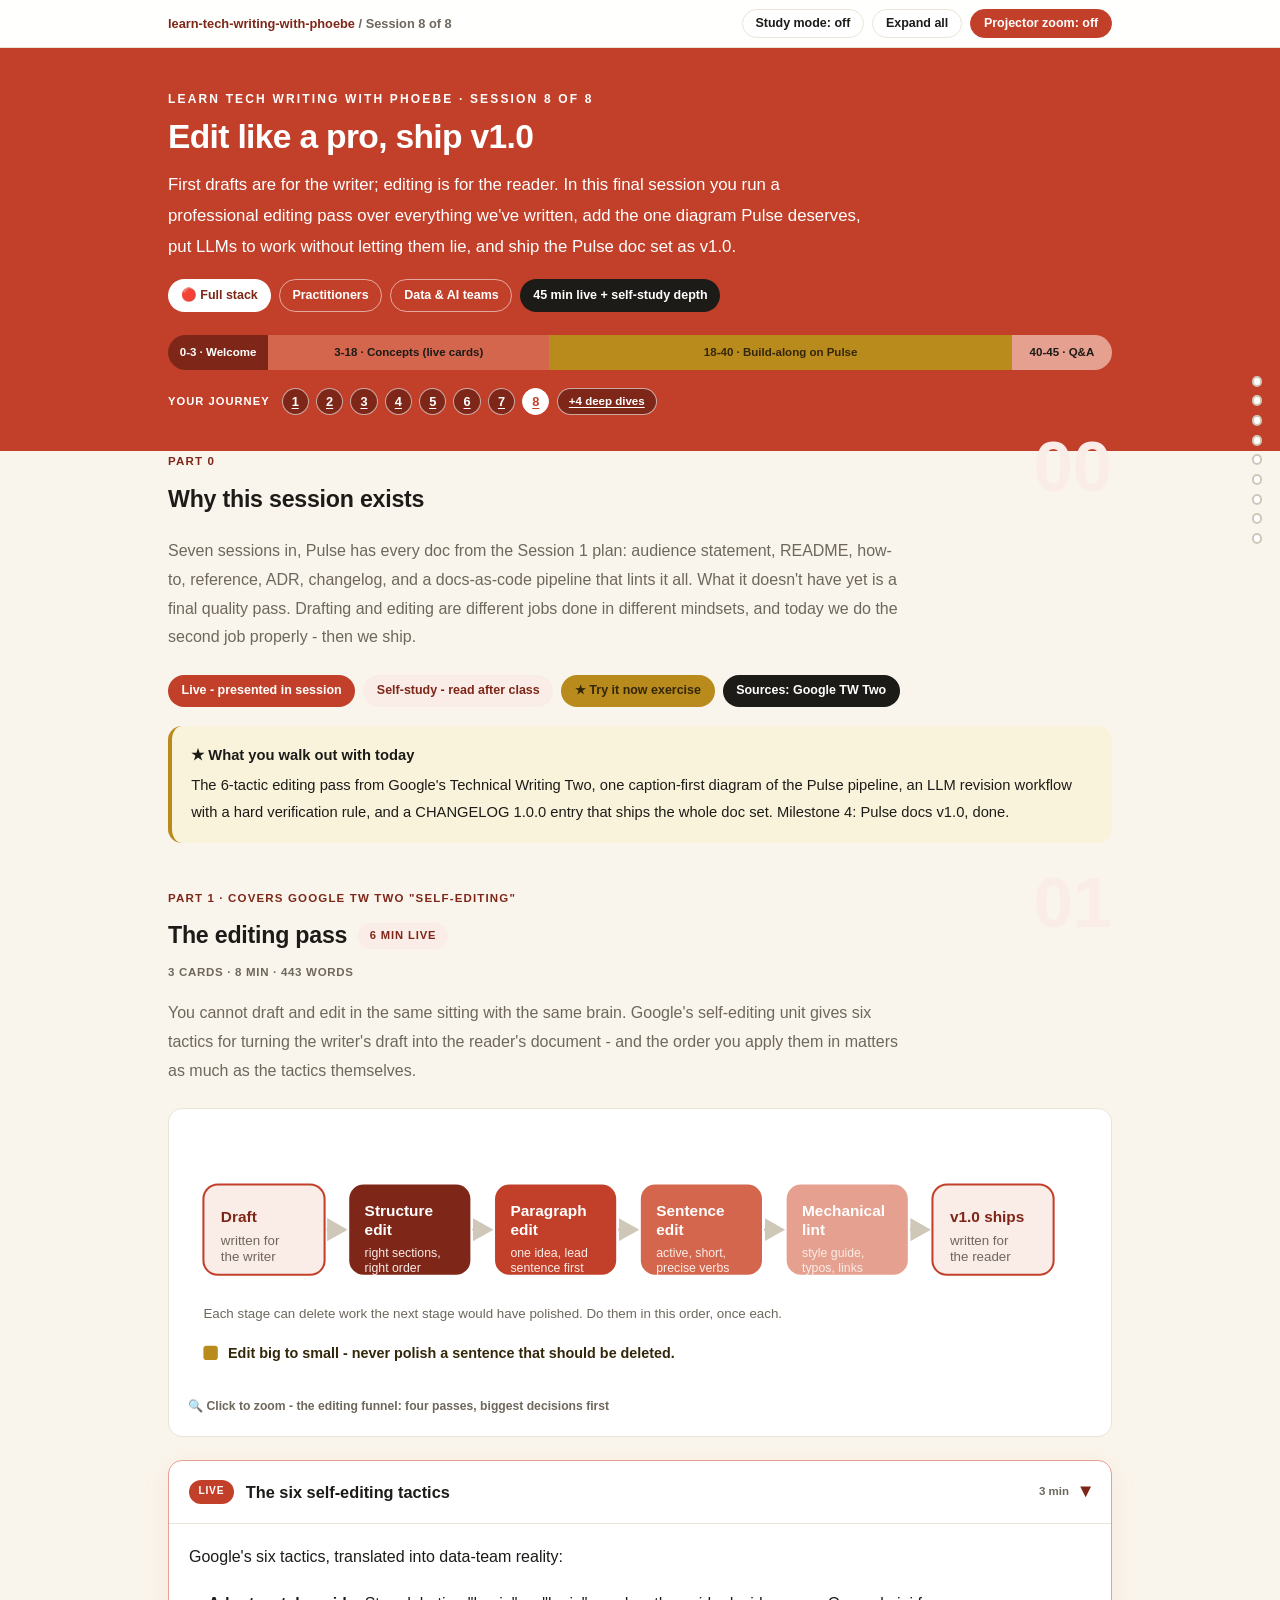
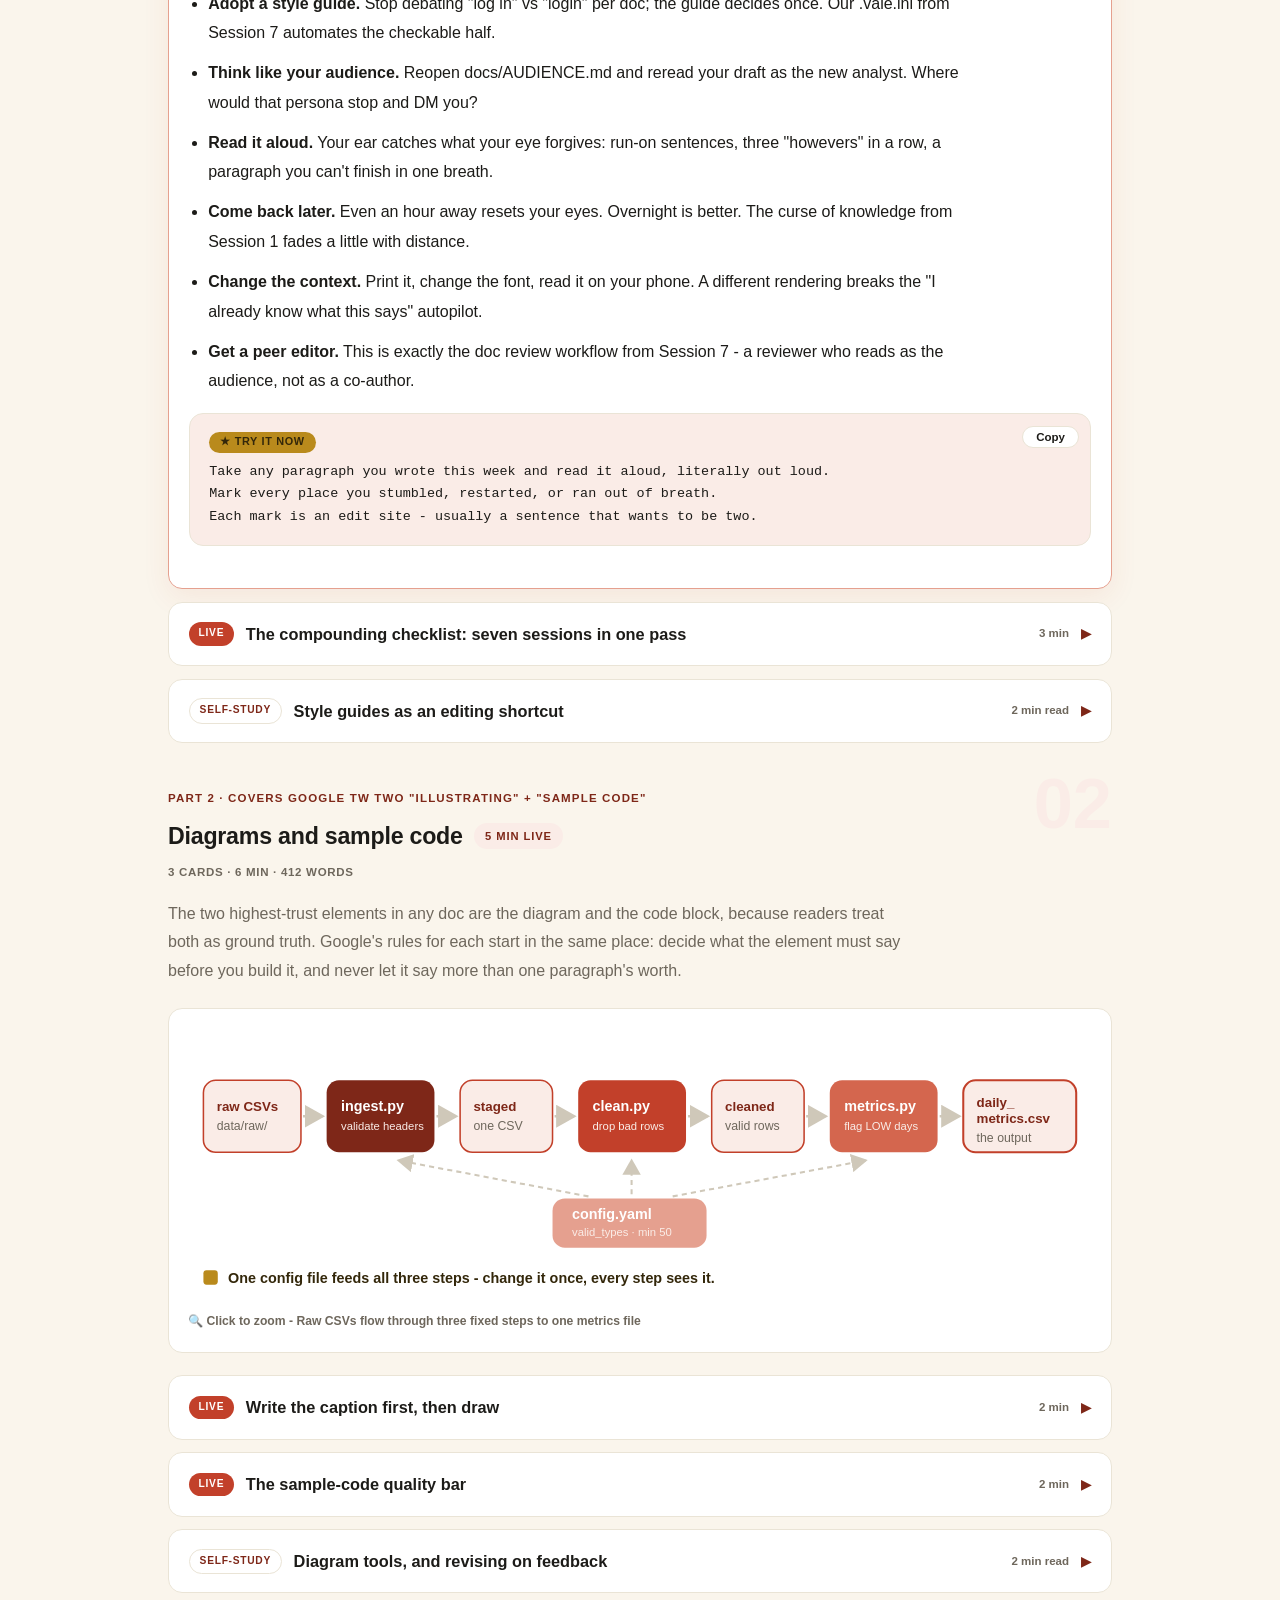
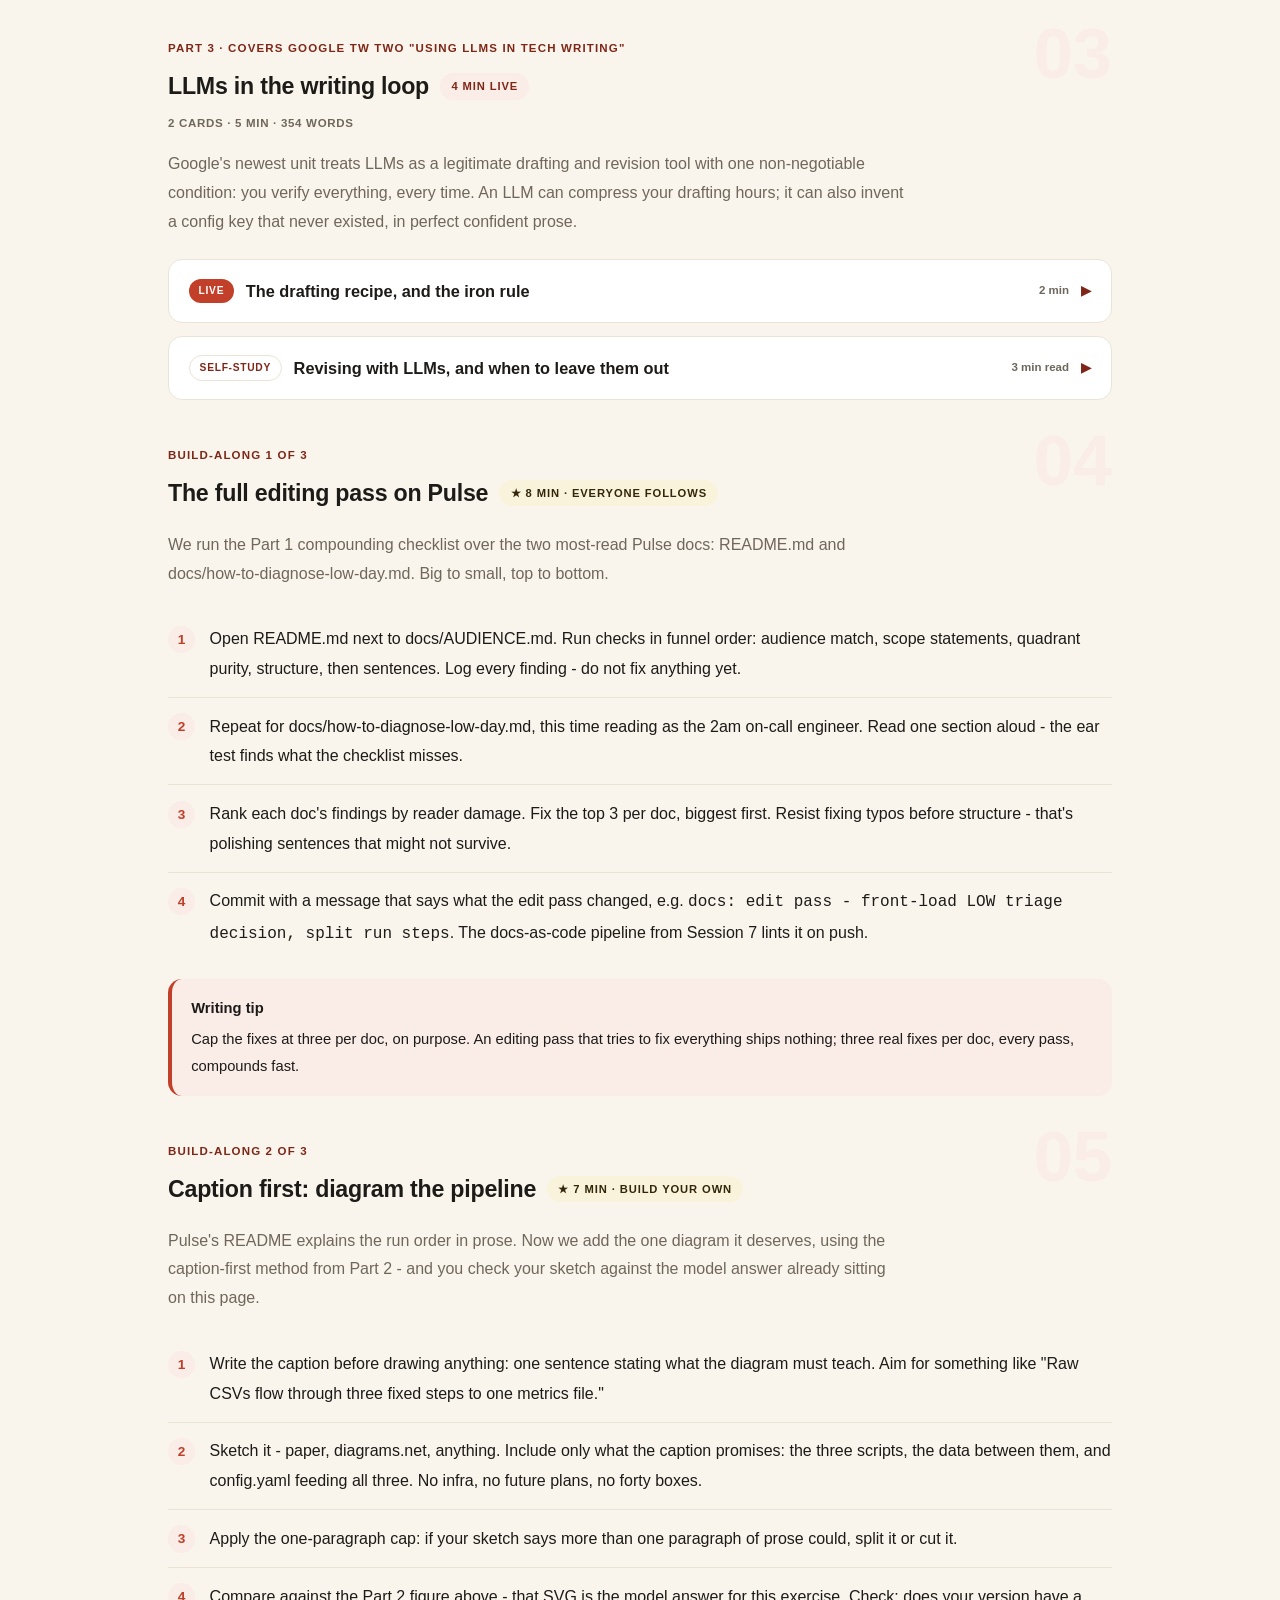
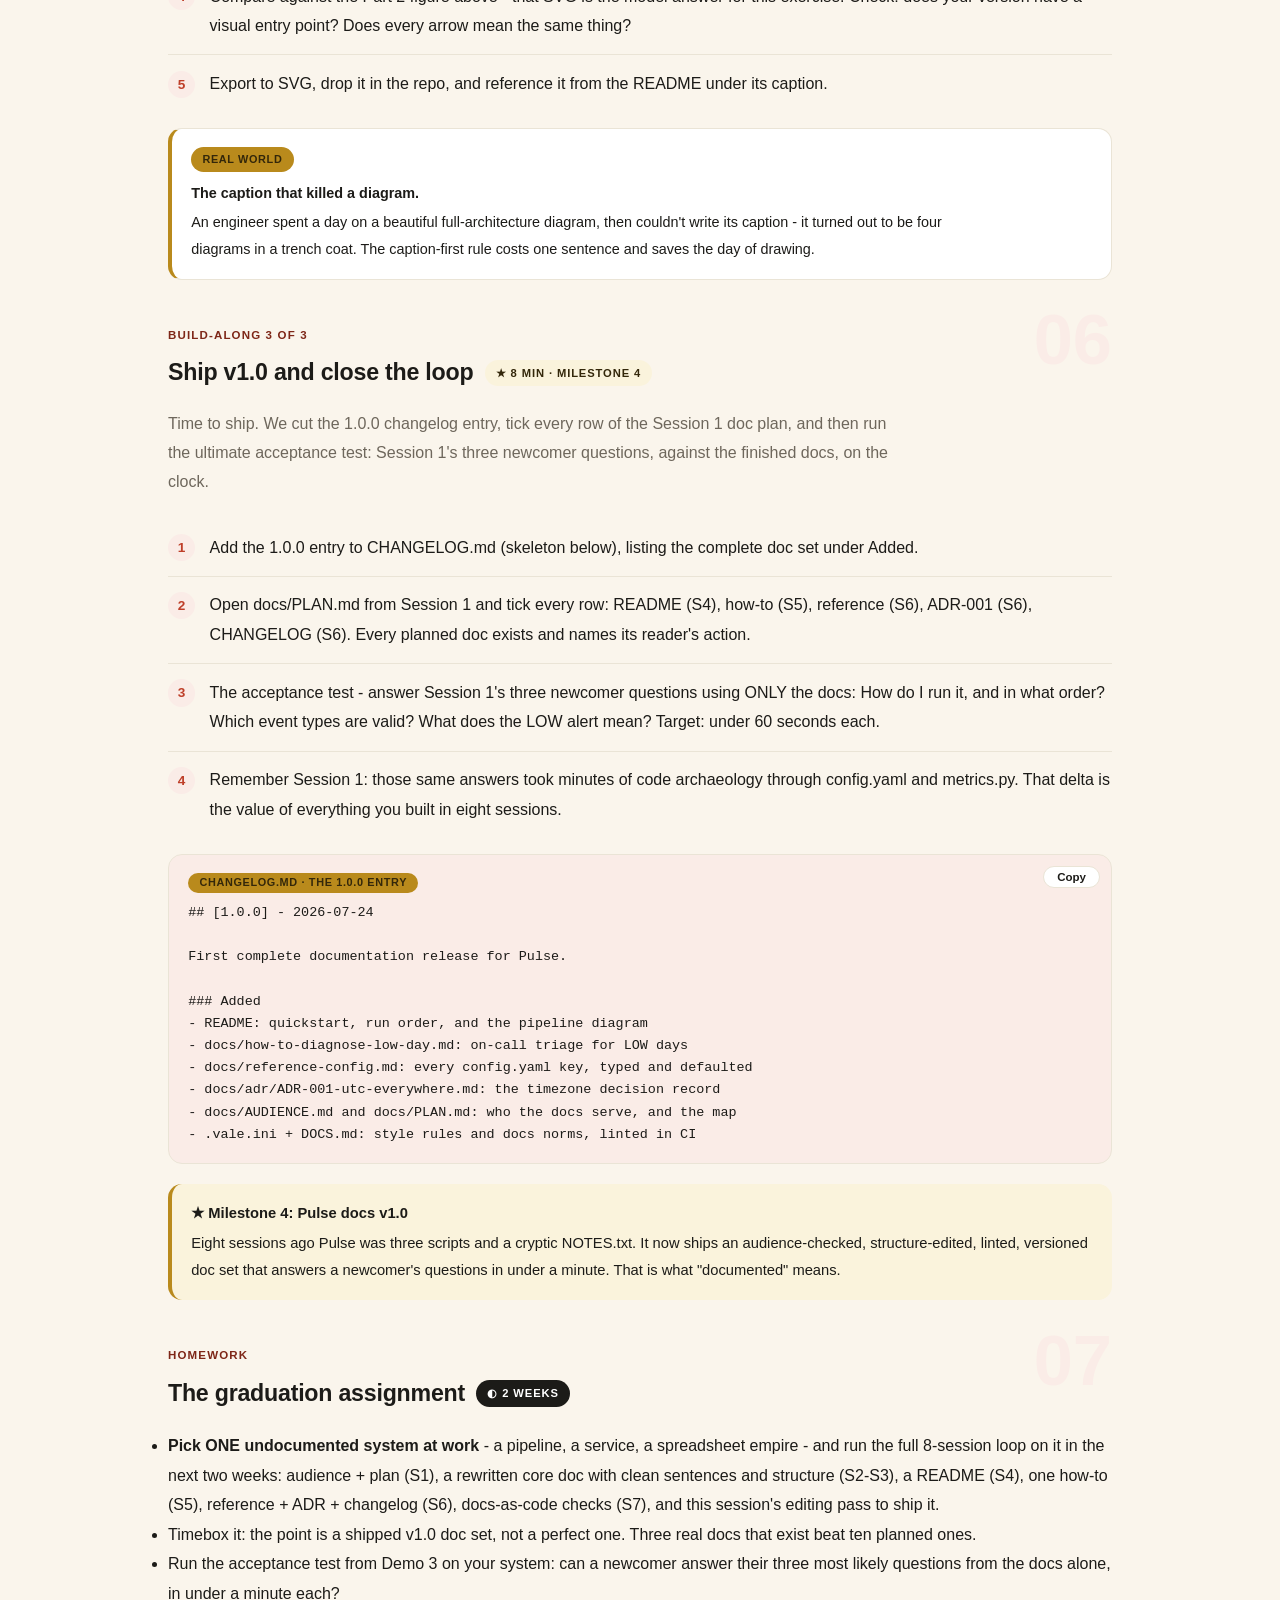
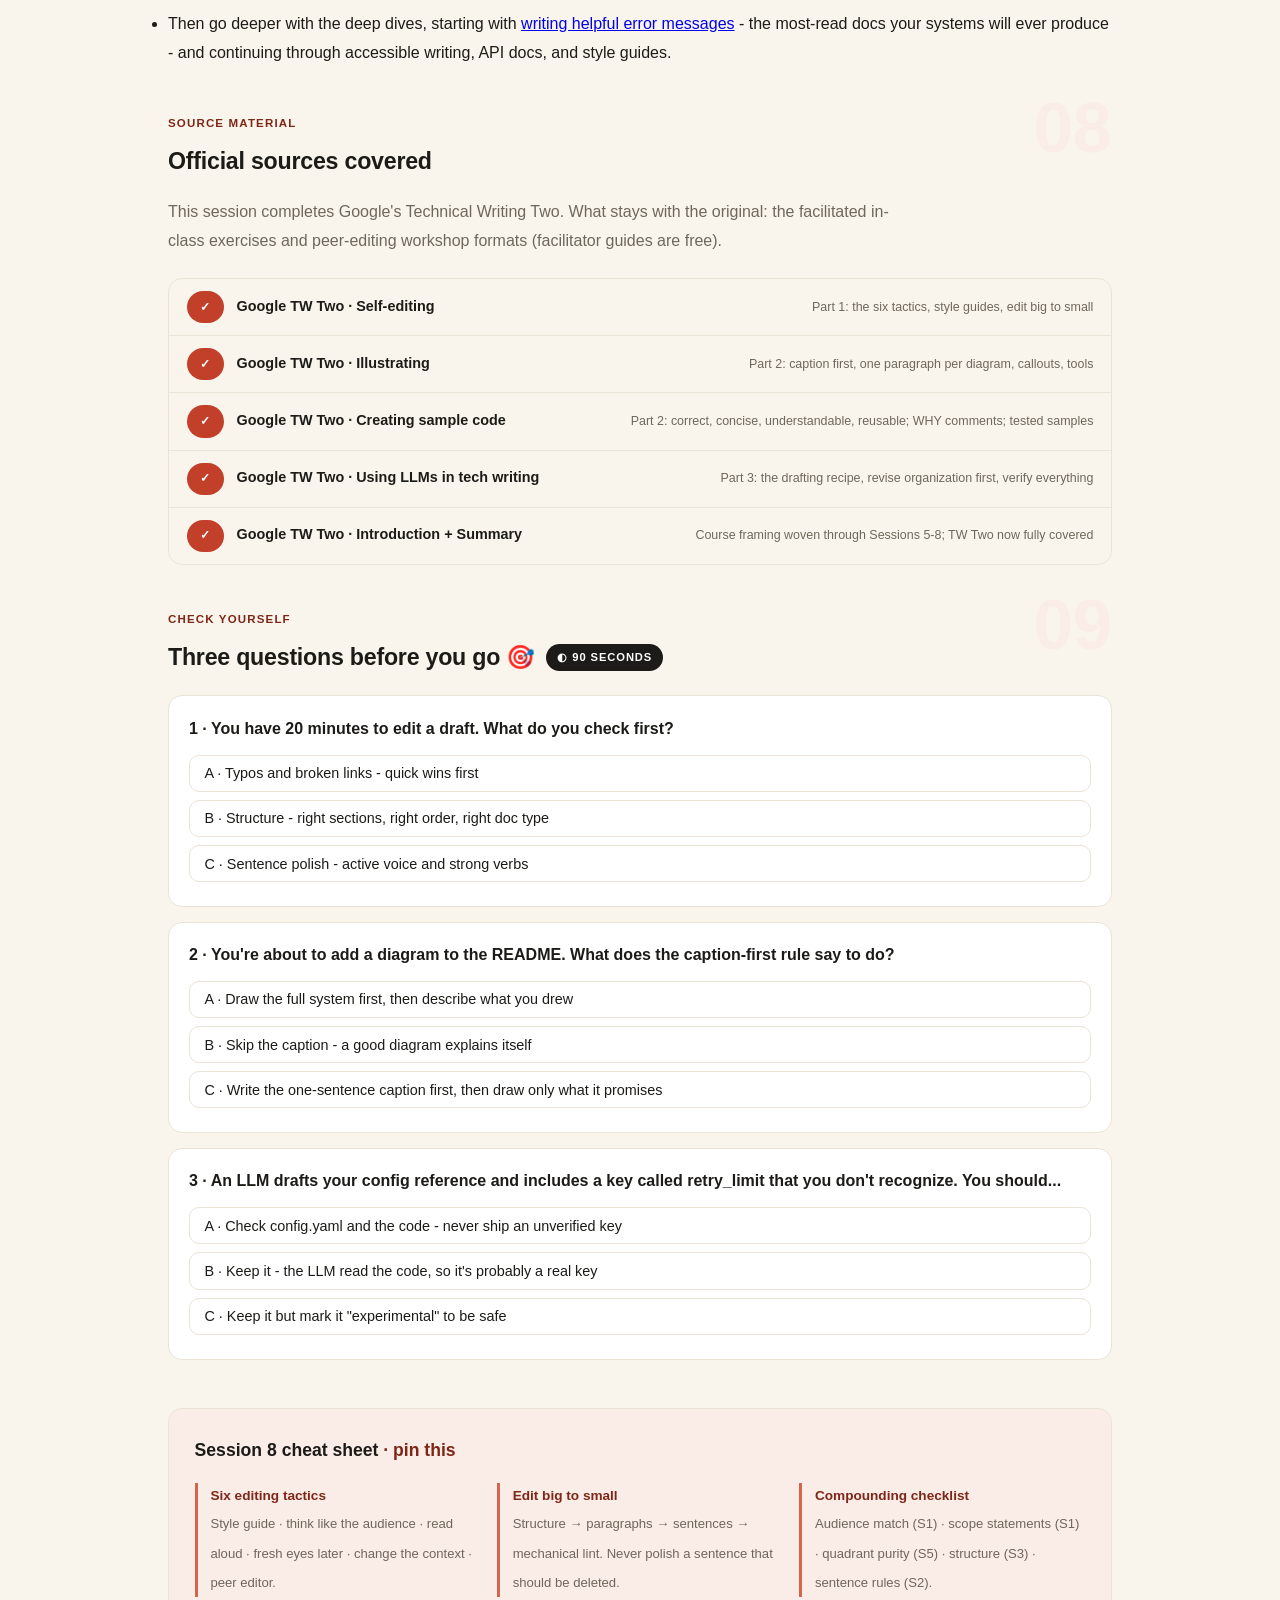
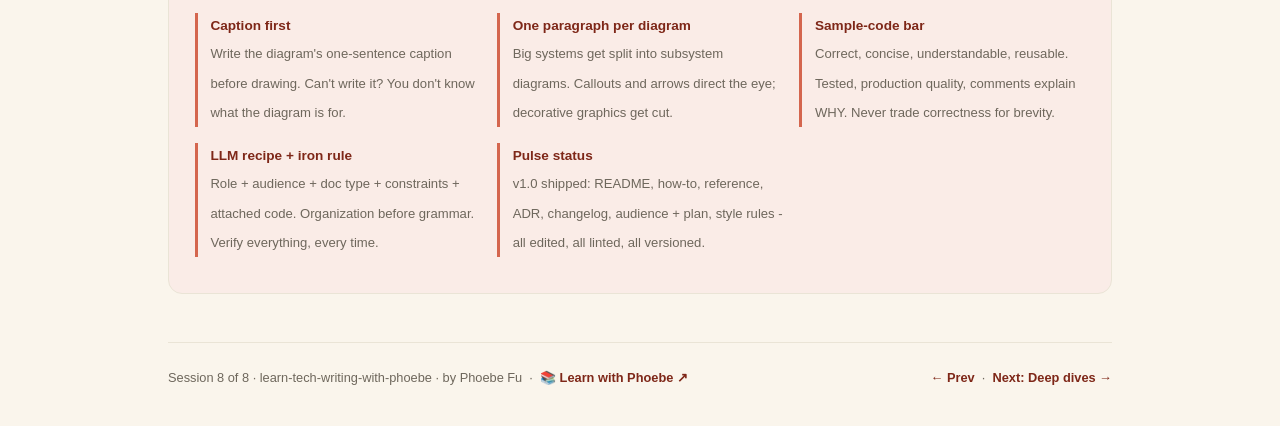
<file: courses/08-edit-and-ship.html>
<!DOCTYPE html>
<html lang="en">
<head>
<meta charset="UTF-8">
<meta name="viewport" content="width=device-width, initial-scale=1.0">
<!-- social:start -->
<meta name="description" content="Seven sessions in, Pulse has every doc from the Session 1 plan: audience statement, README, how-to, reference, ADR, changelog, and a docs-as-code pipeline that lints it all. What it doesn&#x27;t...">
<meta property="og:type" content="article">
<meta property="og:site_name" content="Learn with Phoebe">
<meta property="og:title" content="Edit like a pro, ship v1.0 - learn tech writing with phoebe">
<meta property="og:description" content="Seven sessions in, Pulse has every doc from the Session 1 plan: audience statement, README, how-to, reference, ADR, changelog, and a docs-as-code pipeline that lints it all. What it doesn&#x27;t...">
<meta property="og:url" content="https://phoebefu6.github.io/learn-tech-writing-with-phoebe/courses/08-edit-and-ship.html">
<meta property="og:image" content="https://phoebefu6.github.io/learn-tech-writing-with-phoebe/assets/og-cover.png">
<meta property="og:image:width" content="1200">
<meta property="og:image:height" content="630">
<meta name="twitter:card" content="summary_large_image">
<meta name="twitter:title" content="Edit like a pro, ship v1.0 - learn tech writing with phoebe">
<meta name="twitter:description" content="Seven sessions in, Pulse has every doc from the Session 1 plan: audience statement, README, how-to, reference, ADR, changelog, and a docs-as-code pipeline that lints it all. What it doesn&#x27;t...">
<meta name="twitter:image" content="https://phoebefu6.github.io/learn-tech-writing-with-phoebe/assets/og-cover.png">
<!-- social:end -->
<title>Session 8 · Edit like a pro, ship v1.0: milestone 4 - learn tech writing with phoebe</title>
<link rel="stylesheet" href="../assets/style.css?v=27">
</head>
<body>

<div class="toolbar">
  <div class="wrap">
    <span class="crumb"><a href="../index.html">learn-tech-writing-with-phoebe</a> / Session 8 of 8</span>
    <button class="btn" id="toggle-all" type="button">Expand all</button>
    <button class="btn primary" id="zoom-toggle" type="button">Projector zoom: off</button>
  </div>
</div>

<header class="masthead">
  <div class="wrap">
    <div class="eyebrow">Learn Tech Writing with Phoebe · Session 8 of 8</div>
    <h1>Edit like a pro, <span class="accent">ship v1.0</span></h1>
    <p class="sub">First drafts are for the writer; editing is for the reader. In this final session you run a professional editing pass over everything we've written, add the one diagram Pulse deserves, put LLMs to work without letting them lie, and ship the Pulse doc set as v1.0.</p>
    <div class="chip-row">
      <span class="chip level">🔴 Full stack</span>
      <span class="chip audience">Practitioners</span>
      <span class="chip audience">Data &amp; AI teams</span>
      <span class="chip time">45 min live + self-study depth</span>
    </div>
    <div class="agenda">
      <span class="a1" style="flex:1">0-3 · Welcome</span>
      <span class="a2" style="flex:3">3-18 · Concepts (live cards)</span>
      <span class="a3" style="flex:5">18-40 · Build-along on Pulse</span>
      <span class="a4" style="flex:1">40-45 · Q&amp;A</span>
    </div>
  </div>
</header>

<main class="wrap">

  <!-- ============ INTRO ============ -->
  <section class="section" id="intro">
    <div class="section-kicker">
      <span class="klabel">Part 0</span>
      <h2>Why this session exists</h2>
    </div>
    <p class="lede">Seven sessions in, Pulse has every doc from the Session 1 plan: audience statement, README, how-to, reference, ADR, changelog, and a docs-as-code pipeline that lints it all. What it doesn't have yet is a final quality pass. Drafting and editing are different jobs done in different mindsets, and today we do the second job properly - then we ship.</p>
    <div class="legend">
      <span class="pill solid">Live - presented in session</span>
      <span class="pill light">Self-study - read after class</span>
      <span class="pill peach">★ Try it now exercise</span>
      <span class="pill inkpill">Sources: Google TW Two</span>
    </div>
    <div class="callout win">
      <strong>★ What you walk out with today</strong>
      The 6-tactic editing pass from Google's Technical Writing Two, one caption-first diagram of the Pulse pipeline, an LLM revision workflow with a hard verification rule, and a CHANGELOG 1.0.0 entry that ships the whole doc set. Milestone 4: Pulse docs v1.0, done.
    </div>
  </section>

  <!-- ============ PART 1: THE EDITING PASS ============ -->
  <section class="section" id="editing">
    <div class="section-kicker">
      <span class="klabel">Part 1 · covers Google TW Two "Self-editing"</span>
      <h2>The editing pass <span class="tag concept">6 min live</span></h2>
    </div>
    <p class="lede">You cannot draft and edit in the same sitting with the same brain. Google's self-editing unit gives six tactics for turning the writer's draft into the reader's document - and the order you apply them in matters as much as the tactics themselves.</p>

    <figure class="zoomable">
      <svg viewBox="0 0 880 250" xmlns="http://www.w3.org/2000/svg" role="img" aria-label="The editing funnel: a draft passes through structure edit, paragraph edit, sentence edit and mechanical lint before shipping as v1.0">
        <style>
          .s8eT { font: 700 15px Inter, sans-serif; fill: #FFFFFF; }
          .s8eS { font: 400 12px Inter, sans-serif; fill: #FAECE7; }
          .s8eG { font: 700 15px Inter, sans-serif; fill: #7E2718; }
          .s8eX { font: 400 13px Inter, sans-serif; fill: #6E675C; }
          .s8eN { font: 600 14px Inter, sans-serif; fill: #33270A; }
        </style>
        <defs>
          <marker id="s8Ah" markerWidth="9" markerHeight="9" refX="7" refY="4.5" orient="auto">
            <path d="M0,0 L8,4.5 L0,9 z" fill="#CFC8B9"/>
          </marker>
        </defs>
        <rect x="15" y="55" width="118" height="88" rx="14" fill="#FAECE7" stroke="#C2402A" stroke-width="2"/>
        <text class="s8eG" x="32" y="92">Draft</text>
        <text class="s8eX" x="32" y="114">written for</text>
        <text class="s8eX" x="32" y="130">the writer</text>
        <line x1="135" y1="99" x2="153" y2="99" stroke="#CFC8B9" stroke-width="2.5" marker-end="url(#s8Ah)"/>
        <rect x="157" y="55" width="118" height="88" rx="14" fill="#7E2718"/>
        <text class="s8eT" x="172" y="86">Structure</text>
        <text class="s8eT" x="172" y="104">edit</text>
        <text class="s8eS" x="172" y="126">right sections,</text>
        <text class="s8eS" x="172" y="140">right order</text>
        <line x1="277" y1="99" x2="295" y2="99" stroke="#CFC8B9" stroke-width="2.5" marker-end="url(#s8Ah)"/>
        <rect x="299" y="55" width="118" height="88" rx="14" fill="#C2402A"/>
        <text class="s8eT" x="314" y="86">Paragraph</text>
        <text class="s8eT" x="314" y="104">edit</text>
        <text class="s8eS" x="314" y="126">one idea, lead</text>
        <text class="s8eS" x="314" y="140">sentence first</text>
        <line x1="419" y1="99" x2="437" y2="99" stroke="#CFC8B9" stroke-width="2.5" marker-end="url(#s8Ah)"/>
        <rect x="441" y="55" width="118" height="88" rx="14" fill="#D4664E"/>
        <text class="s8eT" x="456" y="86">Sentence</text>
        <text class="s8eT" x="456" y="104">edit</text>
        <text class="s8eS" x="456" y="126">active, short,</text>
        <text class="s8eS" x="456" y="140">precise verbs</text>
        <line x1="561" y1="99" x2="579" y2="99" stroke="#CFC8B9" stroke-width="2.5" marker-end="url(#s8Ah)"/>
        <rect x="583" y="55" width="118" height="88" rx="14" fill="#E5A08F"/>
        <text class="s8eT" x="598" y="86">Mechanical</text>
        <text class="s8eT" x="598" y="104">lint</text>
        <text class="s8eS" x="598" y="126">style guide,</text>
        <text class="s8eS" x="598" y="140">typos, links</text>
        <line x1="703" y1="99" x2="721" y2="99" stroke="#CFC8B9" stroke-width="2.5" marker-end="url(#s8Ah)"/>
        <rect x="725" y="55" width="118" height="88" rx="14" fill="#FAECE7" stroke="#C2402A" stroke-width="2"/>
        <text class="s8eG" x="742" y="92">v1.0 ships</text>
        <text class="s8eX" x="742" y="114">written for</text>
        <text class="s8eX" x="742" y="130">the reader</text>
        <text class="s8eX" x="15" y="185">Each stage can delete work the next stage would have polished. Do them in this order, once each.</text>
        <rect x="15" y="212" width="14" height="14" rx="3" fill="#B98A1C"/>
        <text class="s8eN" x="39" y="224">Edit big to small - never polish a sentence that should be deleted.</text>
      </svg>
      <figcaption>🔍 Click to zoom - the editing funnel: four passes, biggest decisions first</figcaption>
    </figure>

    <details class="card" open>
      <summary><span class="mode live">Live</span>The six self-editing tactics<span class="mini">3 min</span><span class="caret">▶</span></summary>
      <div class="body">
        <p>Google's six tactics, translated into data-team reality:</p>
        <ul>
          <li><strong>Adopt a style guide.</strong> Stop debating "log in" vs "login" per doc; the guide decides once. Our .vale.ini from Session 7 automates the checkable half.</li>
          <li><strong>Think like your audience.</strong> Reopen docs/AUDIENCE.md and reread your draft as the new analyst. Where would that persona stop and DM you?</li>
          <li><strong>Read it aloud.</strong> Your ear catches what your eye forgives: run-on sentences, three "howevers" in a row, a paragraph you can't finish in one breath.</li>
          <li><strong>Come back later.</strong> Even an hour away resets your eyes. Overnight is better. The curse of knowledge from Session 1 fades a little with distance.</li>
          <li><strong>Change the context.</strong> Print it, change the font, read it on your phone. A different rendering breaks the "I already know what this says" autopilot.</li>
          <li><strong>Get a peer editor.</strong> This is exactly the doc review workflow from Session 7 - a reviewer who reads as the audience, not as a co-author.</li>
        </ul>
        <div class="prompt-box good"><span class="label">★ Try it now</span>Take any paragraph you wrote this week and read it aloud, literally out loud.
Mark every place you stumbled, restarted, or ran out of breath.
Each mark is an edit site - usually a sentence that wants to be two.</div>
      </div>
    </details>

    <details class="card">
      <summary><span class="mode live">Live</span>The compounding checklist: seven sessions in one pass<span class="mini">3 min</span><span class="caret">▶</span></summary>
      <div class="body">
        <p>Everything this course taught is now an editing checklist. Run it top to bottom - big decisions first, mechanical polish last:</p>
        <table class="clean">
          <thead><tr><th>Check</th><th>From</th><th>Ask</th></tr></thead>
          <tbody>
            <tr><td>Audience match</td><td>Session 1</td><td>Does every section serve someone in AUDIENCE.md, at their knowledge level?</td></tr>
            <tr><td>Scope statements</td><td>Session 1</td><td>Does the top declare what this covers, what it doesn't, and who it's for?</td></tr>
            <tr><td>Quadrant purity</td><td>Session 5</td><td>Is the how-to still a how-to, the reference still a reference - no tutorials leaking into lookup tables?</td></tr>
            <tr><td>Structure</td><td>Session 3</td><td>Lists where there are steps, tables where there are lookups, a lead sentence on every paragraph?</td></tr>
            <tr><td>Sentence rules</td><td>Session 2</td><td>Active voice, strong verbs, one idea per sentence, no "there is/there are" openers?</td></tr>
          </tbody>
        </table>
        <div class="callout tip">
          <strong>Writing tip</strong>
          Notice the order: the table is the funnel. If the quadrant check fails, half the sentences will get deleted anyway - which is why you check quadrants before polishing prose.
        </div>
      </div>
    </details>

    <details class="card">
      <summary><span class="mode self">Self-study</span>Style guides as an editing shortcut<span class="mini">2 min read</span><span class="caret">▶</span></summary>
      <div class="body">
        <p>A style guide converts a hundred per-sentence judgment calls into zero. Adopt an existing one rather than writing your own: the Google developer documentation style guide and the Microsoft Writing Style Guide are both free, both excellent, and both opinionated enough to settle arguments.</p>
        <ul>
          <li><strong>Adopt, then override sparingly.</strong> Our DOCS.md from Session 7 is one page of team-specific overrides on top of Google's guide - that's the right ratio.</li>
          <li><strong>Automate the checkable half.</strong> Vale rules catch banned words and casing; humans keep judgment calls like tone and audience fit.</li>
          <li><strong>Go deeper:</strong> Deep dive 4 covers building a team style guide and docs norms that survive contact with a real sprint.</li>
        </ul>
      </div>
    </details>
  </section>

  <!-- ============ PART 2: DIAGRAMS AND SAMPLE CODE ============ -->
  <section class="section" id="illustrating">
    <div class="section-kicker">
      <span class="klabel">Part 2 · covers Google TW Two "Illustrating" + "Sample code"</span>
      <h2>Diagrams and sample code <span class="tag concept">5 min live</span></h2>
    </div>
    <p class="lede">The two highest-trust elements in any doc are the diagram and the code block, because readers treat both as ground truth. Google's rules for each start in the same place: decide what the element must say before you build it, and never let it say more than one paragraph's worth.</p>

    <figure class="zoomable">
      <svg viewBox="0 0 880 265" xmlns="http://www.w3.org/2000/svg" role="img" aria-label="The Pulse pipeline: raw CSVs flow through ingest, clean and metrics scripts to one daily metrics file, with config.yaml feeding all three steps">
        <style>
          .s8pT { font: 700 14px Inter, sans-serif; fill: #FFFFFF; }
          .s8pS { font: 400 11px Inter, sans-serif; fill: #FAECE7; }
          .s8pG { font: 700 13px Inter, sans-serif; fill: #7E2718; }
          .s8pX { font: 400 12px Inter, sans-serif; fill: #6E675C; }
          .s8pN { font: 600 14px Inter, sans-serif; fill: #33270A; }
        </style>
        <defs>
          <marker id="s8Bh" markerWidth="9" markerHeight="9" refX="7" refY="4.5" orient="auto">
            <path d="M0,0 L8,4.5 L0,9 z" fill="#CFC8B9"/>
          </marker>
        </defs>
        <rect x="15" y="50" width="95" height="70" rx="12" fill="#FAECE7" stroke="#C2402A" stroke-width="1.5"/>
        <text class="s8pG" x="28" y="80">raw CSVs</text>
        <text class="s8pX" x="28" y="98">data/raw/</text>
        <line x1="112" y1="85" x2="131" y2="85" stroke="#CFC8B9" stroke-width="2.5" marker-end="url(#s8Bh)"/>
        <rect x="135" y="50" width="105" height="70" rx="12" fill="#7E2718"/>
        <text class="s8pT" x="149" y="80">ingest.py</text>
        <text class="s8pS" x="149" y="98">validate headers</text>
        <line x1="242" y1="85" x2="261" y2="85" stroke="#CFC8B9" stroke-width="2.5" marker-end="url(#s8Bh)"/>
        <rect x="265" y="50" width="90" height="70" rx="12" fill="#FAECE7" stroke="#C2402A" stroke-width="1.5"/>
        <text class="s8pG" x="278" y="80">staged</text>
        <text class="s8pX" x="278" y="98">one CSV</text>
        <line x1="357" y1="85" x2="376" y2="85" stroke="#CFC8B9" stroke-width="2.5" marker-end="url(#s8Bh)"/>
        <rect x="380" y="50" width="105" height="70" rx="12" fill="#C2402A"/>
        <text class="s8pT" x="394" y="80">clean.py</text>
        <text class="s8pS" x="394" y="98">drop bad rows</text>
        <line x1="487" y1="85" x2="506" y2="85" stroke="#CFC8B9" stroke-width="2.5" marker-end="url(#s8Bh)"/>
        <rect x="510" y="50" width="90" height="70" rx="12" fill="#FAECE7" stroke="#C2402A" stroke-width="1.5"/>
        <text class="s8pG" x="523" y="80">cleaned</text>
        <text class="s8pX" x="523" y="98">valid rows</text>
        <line x1="602" y1="85" x2="621" y2="85" stroke="#CFC8B9" stroke-width="2.5" marker-end="url(#s8Bh)"/>
        <rect x="625" y="50" width="105" height="70" rx="12" fill="#D4664E"/>
        <text class="s8pT" x="639" y="80">metrics.py</text>
        <text class="s8pS" x="639" y="98">flag LOW days</text>
        <line x1="732" y1="85" x2="751" y2="85" stroke="#CFC8B9" stroke-width="2.5" marker-end="url(#s8Bh)"/>
        <rect x="755" y="50" width="110" height="70" rx="12" fill="#FAECE7" stroke="#C2402A" stroke-width="2"/>
        <text class="s8pG" x="768" y="76">daily_</text>
        <text class="s8pG" x="768" y="92">metrics.csv</text>
        <text class="s8pX" x="768" y="110">the output</text>
        <rect x="355" y="165" width="150" height="48" rx="12" fill="#E5A08F"/>
        <text class="s8pT" x="374" y="185">config.yaml</text>
        <text class="s8pS" x="374" y="202">valid_types · min 50</text>
        <line x1="390" y1="163" x2="205" y2="128" stroke="#CFC8B9" stroke-width="2" stroke-dasharray="5 4" marker-end="url(#s8Bh)"/>
        <line x1="432" y1="161" x2="432" y2="128" stroke="#CFC8B9" stroke-width="2" stroke-dasharray="5 4" marker-end="url(#s8Bh)"/>
        <line x1="472" y1="163" x2="660" y2="128" stroke="#CFC8B9" stroke-width="2" stroke-dasharray="5 4" marker-end="url(#s8Bh)"/>
        <rect x="15" y="235" width="14" height="14" rx="3" fill="#B98A1C"/>
        <text class="s8pN" x="39" y="247">One config file feeds all three steps - change it once, every step sees it.</text>
      </svg>
      <figcaption>🔍 Click to zoom - Raw CSVs flow through three fixed steps to one metrics file</figcaption>
    </figure>

    <details class="card">
      <summary><span class="mode live">Live</span>Write the caption first, then draw<span class="mini">2 min</span><span class="caret">▶</span></summary>
      <div class="body">
        <p>Google's illustrating unit inverts the usual order: write the caption BEFORE you draw anything. The caption is the diagram's thesis sentence - if you can't write it, you don't know what the diagram is for yet. The figure above was built exactly this way: caption first ("Raw CSVs flow through three fixed steps to one metrics file"), boxes second.</p>
        <ul>
          <li><strong>One paragraph per diagram.</strong> A diagram should carry no more information than one paragraph of prose. Big system? Draw the overview, then separate diagrams per subsystem - never one wall-chart with forty boxes.</li>
          <li><strong>Direct the eye.</strong> Callouts and arrows tell readers where to look first. A diagram with no visual entry point makes every reader invent their own reading order.</li>
          <li><strong>Instructive, not decorative.</strong> If deleting the graphic loses nothing, delete the graphic. Screenshots of logos and stock clip art teach zero.</li>
        </ul>
      </div>
    </details>

    <details class="card">
      <summary><span class="mode live">Live</span>The sample-code quality bar<span class="mini">2 min</span><span class="caret">▶</span></summary>
      <div class="body">
        <p>Readers copy-paste your code blocks into terminals and production. Google's bar: good samples are correct, concise, understandable, and reusable - in that priority order.</p>
        <ul>
          <li><strong>Correct means tested.</strong> Every command in the Pulse README must build and run without errors, and produce the exact output the README shows. Session 7's link checker can't test this; you must.</li>
          <li><strong>Production quality, language conventions.</strong> Readers copy your style along with your code. A sloppy sample teaches sloppiness with authority.</li>
          <li><strong>Comments explain WHY, not what.</strong> <code># sort by date</code> above a sort is noise; <code># metrics.py assumes chronological input</code> is documentation.</li>
          <li><strong>Sequence simple to complex, and never trade correctness for brevity.</strong> A shorter sample that only works on happy-path input is a trap, not a kindness.</li>
        </ul>
        <div class="callout example">
          <span class="ex-pill">Real world</span>
          <p><strong>The README that drifted.</strong> A team's README showed <code>python run.py --all</code>; a refactor renamed the flag to <code>--full</code> and nobody updated the doc. For six months every new hire's first experience of the codebase was a stack trace. Untested sample code is worse than none - it fails with the reader's confidence at maximum.</p>
        </div>
      </div>
    </details>

    <details class="card">
      <summary><span class="mode self">Self-study</span>Diagram tools, and revising on feedback<span class="mini">2 min read</span><span class="caret">▶</span></summary>
      <div class="body">
        <p>Tooling matters less than the caption-first habit, but Google's shortlist is practical: Google Drawings, diagrams.net, and LucidChart all work; export to SVG so the diagram stays sharp at any zoom and diffs like text in a repo.</p>
        <ul>
          <li><strong>Diagrams are drafts too.</strong> Show the diagram to one reader from the target audience and ask them to narrate it back. Where their narration stalls, revise - same loop as prose, same peer-editor tactic as Part 1.</li>
          <li><strong>Keep the source file in the repo</strong> next to the export, so the next editor revises instead of redrawing from scratch.</li>
        </ul>
      </div>
    </details>
  </section>

  <!-- ============ PART 3: LLMS IN THE WRITING LOOP ============ -->
  <section class="section" id="llms">
    <div class="section-kicker">
      <span class="klabel">Part 3 · covers Google TW Two "Using LLMs in tech writing"</span>
      <h2>LLMs in the writing loop <span class="tag concept">4 min live</span></h2>
    </div>
    <p class="lede">Google's newest unit treats LLMs as a legitimate drafting and revision tool with one non-negotiable condition: you verify everything, every time. An LLM can compress your drafting hours; it can also invent a config key that never existed, in perfect confident prose.</p>

    <details class="card">
      <summary><span class="mode live">Live</span>The drafting recipe, and the iron rule<span class="mini">2 min</span><span class="caret">▶</span></summary>
      <div class="body">
        <p>A useful LLM drafting prompt has four parts, all of which you already have from this course:</p>
        <ul>
          <li><strong>Role:</strong> "You are a technical writer on a data engineering team."</li>
          <li><strong>Target audience:</strong> paste the relevant persona straight from docs/AUDIENCE.md - the Session 1 work pays off again.</li>
          <li><strong>Doc type and style constraints:</strong> "a how-to guide; numbered steps; active voice; sentence-case headings; follow the Google developer style guide."</li>
          <li><strong>Attached context:</strong> the actual code. Attach ingest.py, clean.py, metrics.py and config.yaml, not your memory of them.</li>
        </ul>
        <div class="callout tip">
          <strong>The iron rule</strong>
          Verify every LLM output against the code before it ships: every command, every file path, every config key, every default value. A hallucinated config key in the reference is worse than no docs - it fails a reader who trusted you, at the exact moment they followed instructions precisely.
        </div>
        <div class="prompt-box good"><span class="label">★ Try it now</span>Role: technical writer on a data engineering team.
Audience: new data analyst - knows Python and CSVs, does not know this repo.
Task: draft a quickstart section for the attached pipeline (3 scripts + config).
Constraints: numbered steps, active voice, under 150 words, every command runnable as-is.
Attached: ingest.py, clean.py, metrics.py, config.yaml

Then verify: run each command the draft produces. Fix or delete anything the code disagrees with.</div>
      </div>
    </details>

    <details class="card">
      <summary><span class="mode self">Self-study</span>Revising with LLMs, and when to leave them out<span class="mini">3 min read</span><span class="caret">▶</span></summary>
      <div class="body">
        <p>For revision, Google's guidance mirrors the editing funnel: ask the LLM about organization BEFORE grammar. "Does this doc's structure serve a new analyst? What would you reorder or cut?" is a better first prompt than "fix my grammar" - the grammar pass is wasted on paragraphs the structure pass would delete.</p>
        <ul>
          <li><strong>Good LLM jobs:</strong> reorganization proposals, summarizing a long doc into a scope statement, reformatting prose into a table, tightening wordy sentences - each one verified after.</li>
          <li><strong>When NOT to use one:</strong> ADR context sections. An ADR records why a decision was made - the constraints, the options considered, the politics of the moment. The LLM wasn't in the room. It will produce a plausible context, and plausible-but-invented history is exactly what ADRs exist to prevent.</li>
          <li><strong>Keep authorship.</strong> The LLM drafts; you decide. The name on the commit is accountable for every claim in the doc, including the generated ones.</li>
        </ul>
      </div>
    </details>
  </section>

  <!-- ============ DEMO 1 ============ -->
  <section class="section" id="demo-1">
    <div class="section-kicker">
      <span class="klabel">Build-along 1 of 3</span>
      <h2>The full editing pass on Pulse <span class="tag demo">★ 8 min · everyone follows</span></h2>
    </div>
    <p class="lede">We run the Part 1 compounding checklist over the two most-read Pulse docs: README.md and docs/how-to-diagnose-low-day.md. Big to small, top to bottom.</p>

    <div class="steps">
      <div class="step"><p>Open README.md next to docs/AUDIENCE.md. Run checks in funnel order: audience match, scope statements, quadrant purity, structure, then sentences. Log every finding - do not fix anything yet.</p></div>
      <div class="step"><p>Repeat for docs/how-to-diagnose-low-day.md, this time reading as the 2am on-call engineer. Read one section aloud - the ear test finds what the checklist misses.</p></div>
      <div class="step"><p>Rank each doc's findings by reader damage. Fix the top 3 per doc, biggest first. Resist fixing typos before structure - that's polishing sentences that might not survive.</p></div>
      <div class="step"><p>Commit with a message that says what the edit pass changed, e.g. <code>docs: edit pass - front-load LOW triage decision, split run steps</code>. The docs-as-code pipeline from Session 7 lints it on push.</p></div>
    </div>

    <div class="callout tip">
      <strong>Writing tip</strong>
      Cap the fixes at three per doc, on purpose. An editing pass that tries to fix everything ships nothing; three real fixes per doc, every pass, compounds fast.
    </div>
  </section>

  <!-- ============ DEMO 2 ============ -->
  <section class="section" id="demo-2">
    <div class="section-kicker">
      <span class="klabel">Build-along 2 of 3</span>
      <h2>Caption first: diagram the pipeline <span class="tag demo">★ 7 min · build your own</span></h2>
    </div>
    <p class="lede">Pulse's README explains the run order in prose. Now we add the one diagram it deserves, using the caption-first method from Part 2 - and you check your sketch against the model answer already sitting on this page.</p>

    <div class="steps">
      <div class="step"><p>Write the caption before drawing anything: one sentence stating what the diagram must teach. Aim for something like "Raw CSVs flow through three fixed steps to one metrics file."</p></div>
      <div class="step"><p>Sketch it - paper, diagrams.net, anything. Include only what the caption promises: the three scripts, the data between them, and config.yaml feeding all three. No infra, no future plans, no forty boxes.</p></div>
      <div class="step"><p>Apply the one-paragraph cap: if your sketch says more than one paragraph of prose could, split it or cut it.</p></div>
      <div class="step"><p>Compare against the Part 2 figure above - that SVG is the model answer for this exercise. Check: does your version have a visual entry point? Does every arrow mean the same thing?</p></div>
      <div class="step"><p>Export to SVG, drop it in the repo, and reference it from the README under its caption.</p></div>
    </div>

    <div class="callout example">
      <span class="ex-pill">Real world</span>
      <p><strong>The caption that killed a diagram.</strong> An engineer spent a day on a beautiful full-architecture diagram, then couldn't write its caption - it turned out to be four diagrams in a trench coat. The caption-first rule costs one sentence and saves the day of drawing.</p>
    </div>
  </section>

  <!-- ============ DEMO 3 ============ -->
  <section class="section" id="demo-3">
    <div class="section-kicker">
      <span class="klabel">Build-along 3 of 3</span>
      <h2>Ship v1.0 and close the loop <span class="tag demo">★ 8 min · milestone 4</span></h2>
    </div>
    <p class="lede">Time to ship. We cut the 1.0.0 changelog entry, tick every row of the Session 1 doc plan, and then run the ultimate acceptance test: Session 1's three newcomer questions, against the finished docs, on the clock.</p>

    <div class="steps">
      <div class="step"><p>Add the 1.0.0 entry to CHANGELOG.md (skeleton below), listing the complete doc set under Added.</p></div>
      <div class="step"><p>Open docs/PLAN.md from Session 1 and tick every row: README (S4), how-to (S5), reference (S6), ADR-001 (S6), CHANGELOG (S6). Every planned doc exists and names its reader's action.</p></div>
      <div class="step"><p>The acceptance test - answer Session 1's three newcomer questions using ONLY the docs: How do I run it, and in what order? Which event types are valid? What does the LOW alert mean? Target: under 60 seconds each.</p></div>
      <div class="step"><p>Remember Session 1: those same answers took minutes of code archaeology through config.yaml and metrics.py. That delta is the value of everything you built in eight sessions.</p></div>
    </div>

    <div class="prompt-box good"><span class="label">CHANGELOG.md · the 1.0.0 entry</span>## [1.0.0] - 2026-07-24

First complete documentation release for Pulse.

### Added
- README: quickstart, run order, and the pipeline diagram
- docs/how-to-diagnose-low-day.md: on-call triage for LOW days
- docs/reference-config.md: every config.yaml key, typed and defaulted
- docs/adr/ADR-001-utc-everywhere.md: the timezone decision record
- docs/AUDIENCE.md and docs/PLAN.md: who the docs serve, and the map
- .vale.ini + DOCS.md: style rules and docs norms, linted in CI</div>

    <div class="callout win">
      <strong>★ Milestone 4: Pulse docs v1.0</strong>
      Eight sessions ago Pulse was three scripts and a cryptic NOTES.txt. It now ships an audience-checked, structure-edited, linted, versioned doc set that answers a newcomer's questions in under a minute. That is what "documented" means.
    </div>
  </section>

  <!-- ============ HOMEWORK ============ -->
  <section class="section" id="exercise">
    <div class="section-kicker">
      <span class="klabel">Homework</span>
      <h2>The graduation assignment <span class="tag exercise">◐ 2 weeks</span></h2>
    </div>
    <ul>
      <li><strong>Pick ONE undocumented system at work</strong> - a pipeline, a service, a spreadsheet empire - and run the full 8-session loop on it in the next two weeks: audience + plan (S1), a rewritten core doc with clean sentences and structure (S2-S3), a README (S4), one how-to (S5), reference + ADR + changelog (S6), docs-as-code checks (S7), and this session's editing pass to ship it.</li>
      <li>Timebox it: the point is a shipped v1.0 doc set, not a perfect one. Three real docs that exist beat ten planned ones.</li>
      <li>Run the acceptance test from Demo 3 on your system: can a newcomer answer their three most likely questions from the docs alone, in under a minute each?</li>
      <li>Then go deeper with the deep dives, starting with <a href="91-error-messages.html">writing helpful error messages</a> - the most-read docs your systems will ever produce - and continuing through accessible writing, API docs, and style guides.</li>
    </ul>
  </section>

  <!-- ============ SOURCES COVERED ============ -->
  <section class="section" id="official">
    <div class="section-kicker">
      <span class="klabel">Source material</span>
      <h2>Official sources covered</h2>
    </div>
    <p class="lede">This session completes Google's Technical Writing Two. What stays with the original: the facilitated in-class exercises and peer-editing workshop formats (facilitator guides are free).</p>
    <div class="covered">
      <div class="covered-row"><span class="status pill solid">✓</span><span class="name">Google TW Two · Self-editing</span><span class="note">Part 1: the six tactics, style guides, edit big to small</span></div>
      <div class="covered-row"><span class="status pill solid">✓</span><span class="name">Google TW Two · Illustrating</span><span class="note">Part 2: caption first, one paragraph per diagram, callouts, tools</span></div>
      <div class="covered-row"><span class="status pill solid">✓</span><span class="name">Google TW Two · Creating sample code</span><span class="note">Part 2: correct, concise, understandable, reusable; WHY comments; tested samples</span></div>
      <div class="covered-row"><span class="status pill solid">✓</span><span class="name">Google TW Two · Using LLMs in tech writing</span><span class="note">Part 3: the drafting recipe, revise organization first, verify everything</span></div>
      <div class="covered-row"><span class="status pill solid">✓</span><span class="name">Google TW Two · Introduction + Summary</span><span class="note">Course framing woven through Sessions 5-8; TW Two now fully covered</span></div>
    </div>
  </section>

  <!-- ============ QUIZ ============ -->
  <section class="section" id="quiz">
    <div class="section-kicker">
      <span class="klabel">Check yourself</span>
      <h2>Three questions before you go 🎯 <span class="tag exercise">◐ 90 seconds</span></h2>
    </div>
    <div class="quiz-q" data-answer="1">
      <p class="qtext">1 · You have 20 minutes to edit a draft. What do you check first?</p>
      <button class="qopt" type="button">A · Typos and broken links - quick wins first</button>
      <button class="qopt" type="button">B · Structure - right sections, right order, right doc type</button>
      <button class="qopt" type="button">C · Sentence polish - active voice and strong verbs</button>
      <p class="qwhy">Edit big to small. Structure decisions delete whole paragraphs - never polish a sentence that should be deleted. Typos and sentences come last.</p>
    </div>
    <div class="quiz-q" data-answer="2">
      <p class="qtext">2 · You're about to add a diagram to the README. What does the caption-first rule say to do?</p>
      <button class="qopt" type="button">A · Draw the full system first, then describe what you drew</button>
      <button class="qopt" type="button">B · Skip the caption - a good diagram explains itself</button>
      <button class="qopt" type="button">C · Write the one-sentence caption first, then draw only what it promises</button>
      <p class="qwhy">The caption is the diagram's thesis. If you can't write it, you don't know what the diagram is for - and it caps the content at one paragraph's worth of information.</p>
    </div>
    <div class="quiz-q" data-answer="0">
      <p class="qtext">3 · An LLM drafts your config reference and includes a key called retry_limit that you don't recognize. You should...</p>
      <button class="qopt" type="button">A · Check config.yaml and the code - never ship an unverified key</button>
      <button class="qopt" type="button">B · Keep it - the LLM read the code, so it's probably a real key</button>
      <button class="qopt" type="button">C · Keep it but mark it "experimental" to be safe</button>
      <p class="qwhy">The iron rule: verify every LLM output against the code. A hallucinated config key fails the reader who trusted your reference most - there is no "probably" and no "experimental" escape hatch.</p>
    </div>
    <p class="quiz-score"></p>
  </section>

  <!-- ============ CHEAT SHEET ============ -->
  <section class="cheat" id="cheatsheet">
    <h3>Session 8 cheat sheet <span>· pin this</span></h3>
    <div class="grid-2">
      <div class="cheat-item"><b>Six editing tactics</b><span>Style guide · think like the audience · read aloud · fresh eyes later · change the context · peer editor.</span></div>
      <div class="cheat-item"><b>Edit big to small</b><span>Structure → paragraphs → sentences → mechanical lint. Never polish a sentence that should be deleted.</span></div>
      <div class="cheat-item"><b>Compounding checklist</b><span>Audience match (S1) · scope statements (S1) · quadrant purity (S5) · structure (S3) · sentence rules (S2).</span></div>
      <div class="cheat-item"><b>Caption first</b><span>Write the diagram's one-sentence caption before drawing. Can't write it? You don't know what the diagram is for.</span></div>
      <div class="cheat-item"><b>One paragraph per diagram</b><span>Big systems get split into subsystem diagrams. Callouts and arrows direct the eye; decorative graphics get cut.</span></div>
      <div class="cheat-item"><b>Sample-code bar</b><span>Correct, concise, understandable, reusable. Tested, production quality, comments explain WHY. Never trade correctness for brevity.</span></div>
      <div class="cheat-item"><b>LLM recipe + iron rule</b><span>Role + audience + doc type + constraints + attached code. Organization before grammar. Verify everything, every time.</span></div>
      <div class="cheat-item"><b>Pulse status</b><span>v1.0 shipped: README, how-to, reference, ADR, changelog, audience + plan, style rules - all edited, all linted, all versioned.</span></div>
    </div>
  </section>

  <footer class="pagefoot">
    <span>Session 8 of 8 · learn-tech-writing-with-phoebe · by Phoebe Fu &nbsp;·&nbsp; 📚 <a href="https://phoebefu6.github.io/learn-with-phoebe/">Learn with Phoebe ↗</a></span>
    <span><a href="07-docs-as-code.html">← Prev</a> &nbsp;·&nbsp; <a href="91-error-messages.html">Next: Deep dives →</a></span>
  </footer>

</main>

<script src="../assets/app.js?v=26"></script>
</body>
</html>
</file>
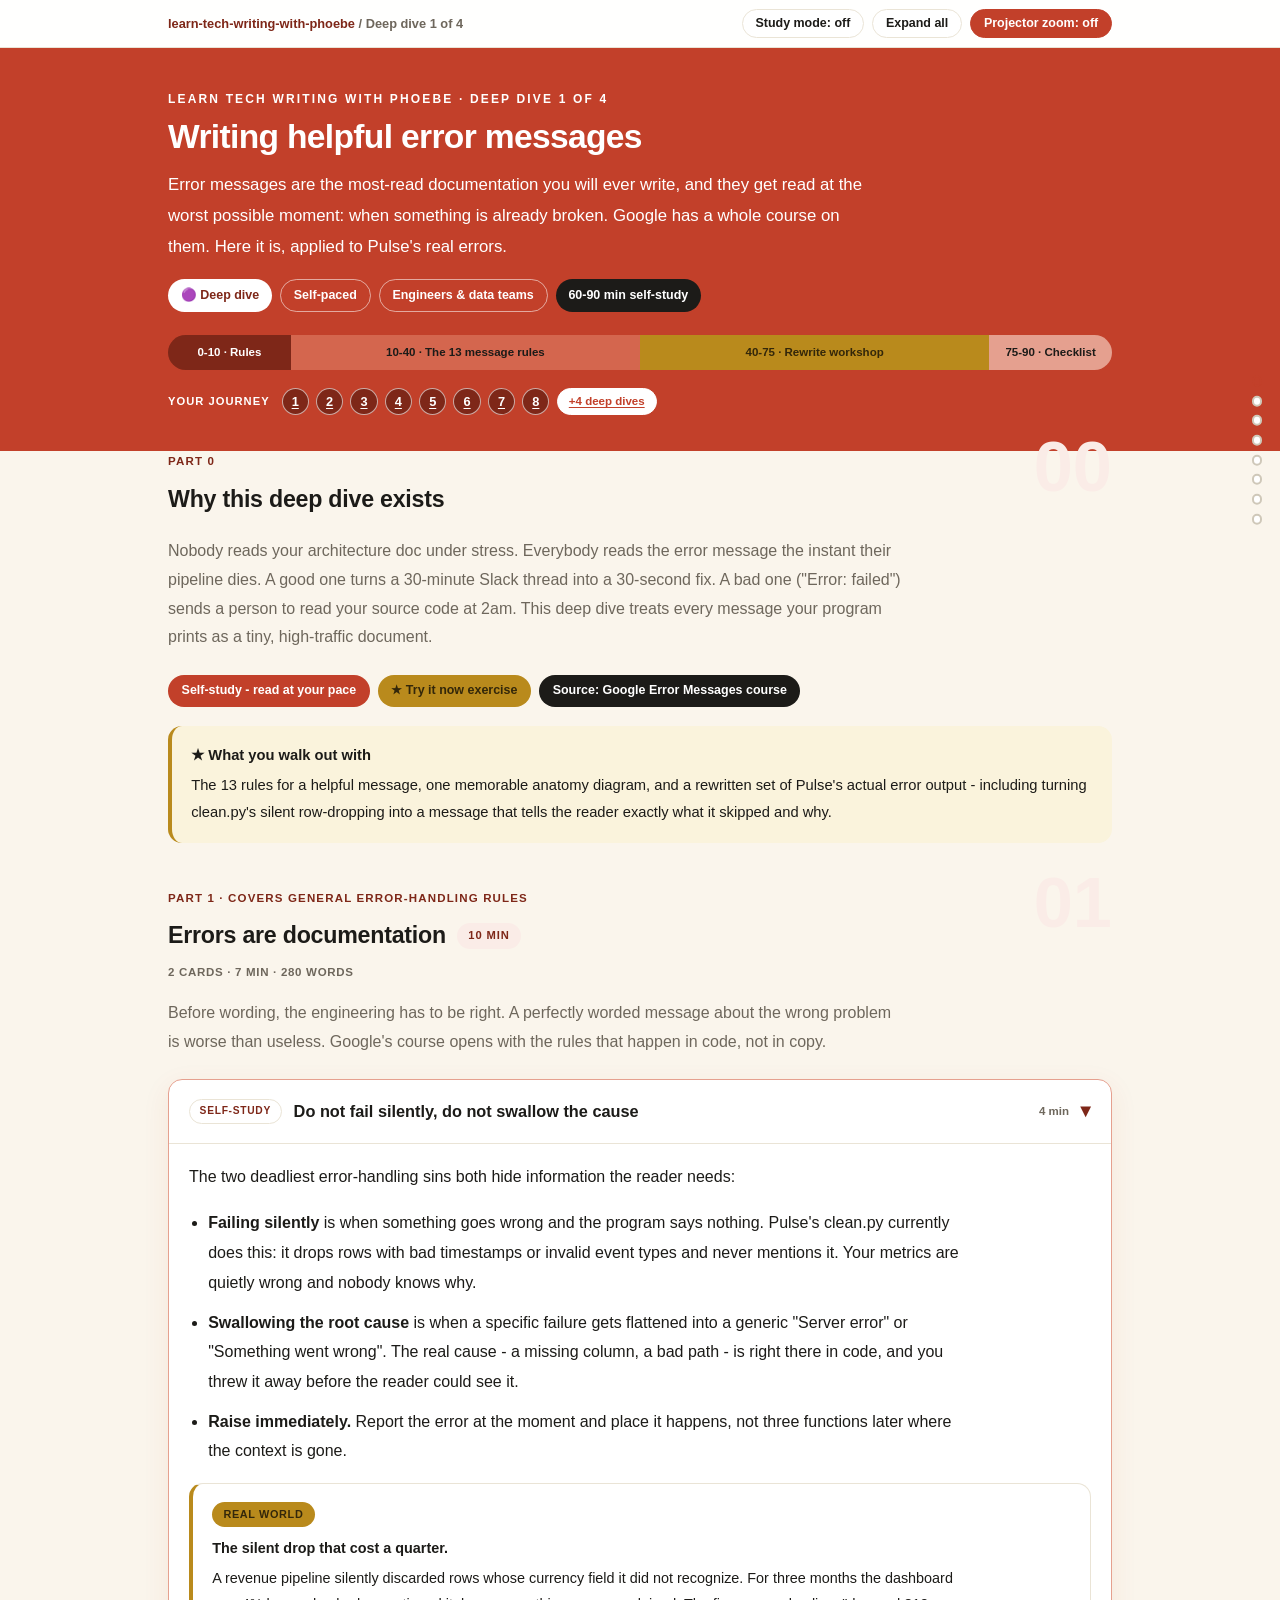
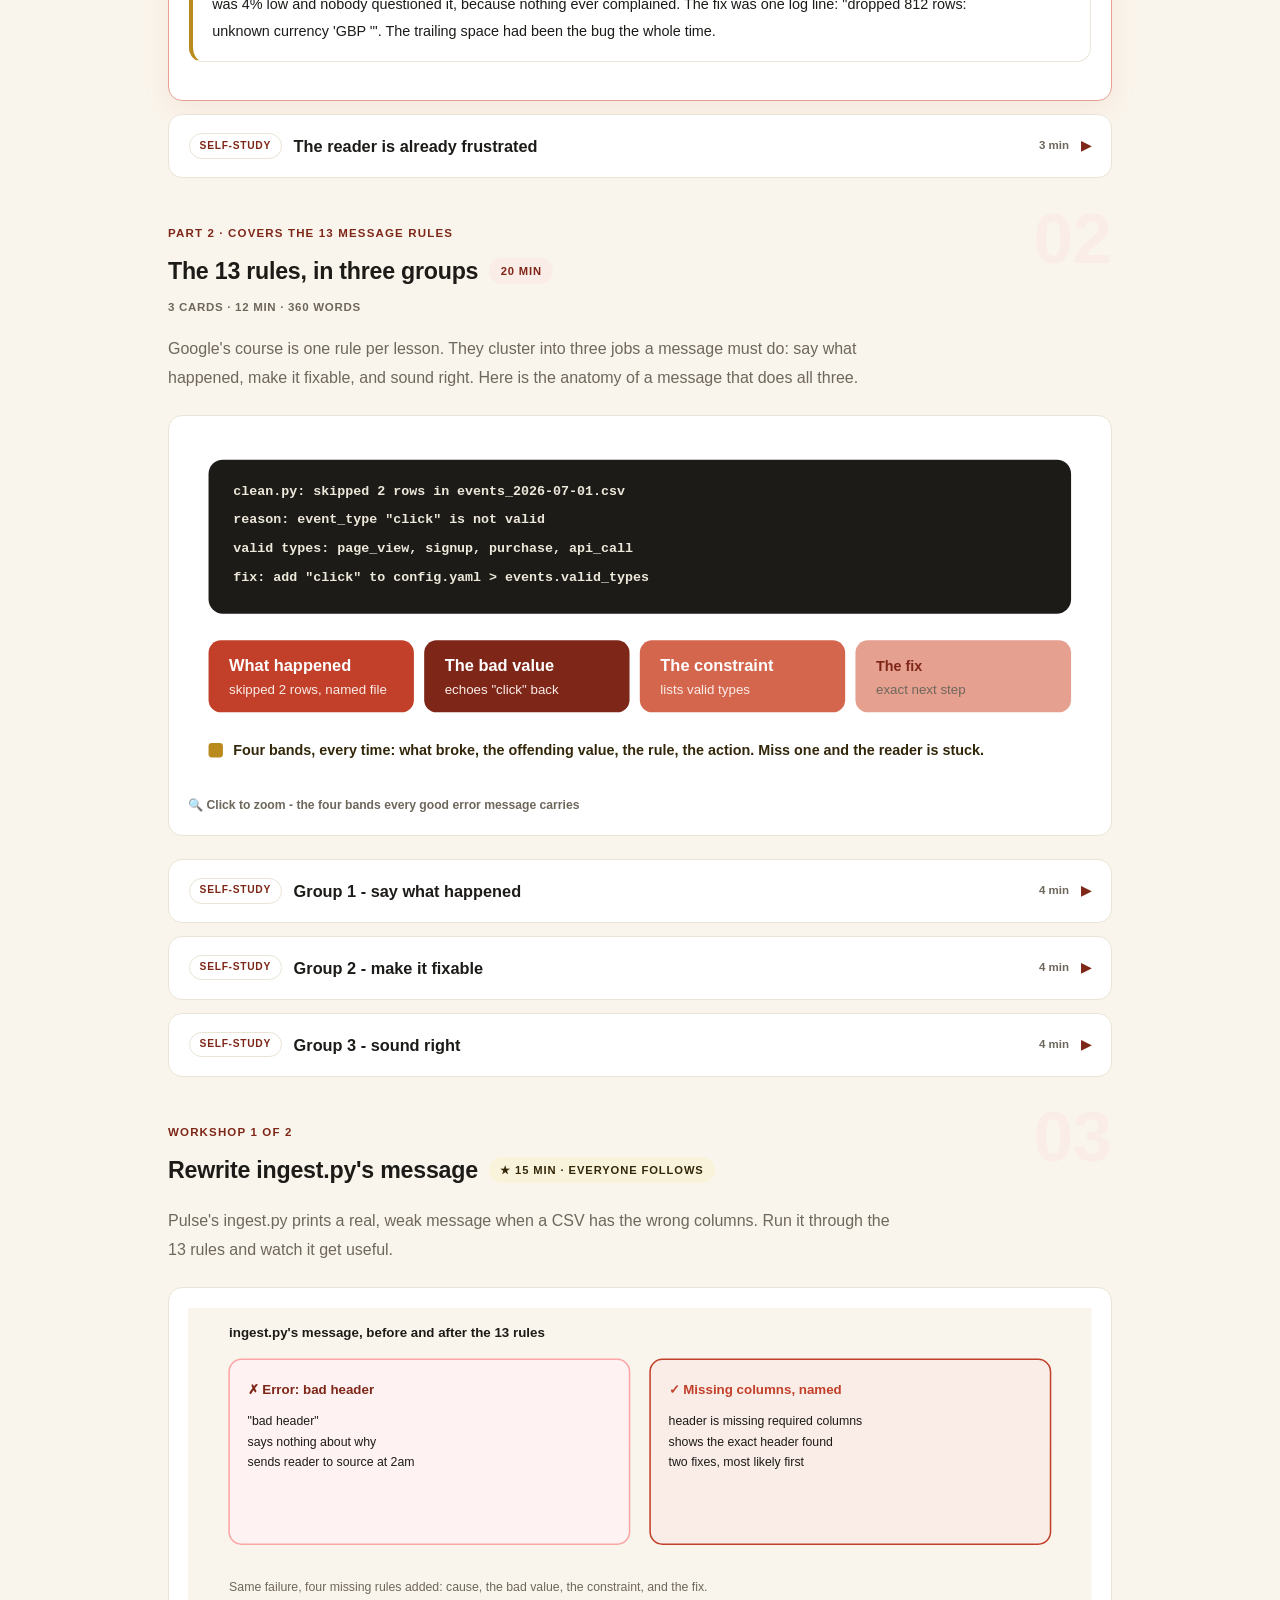
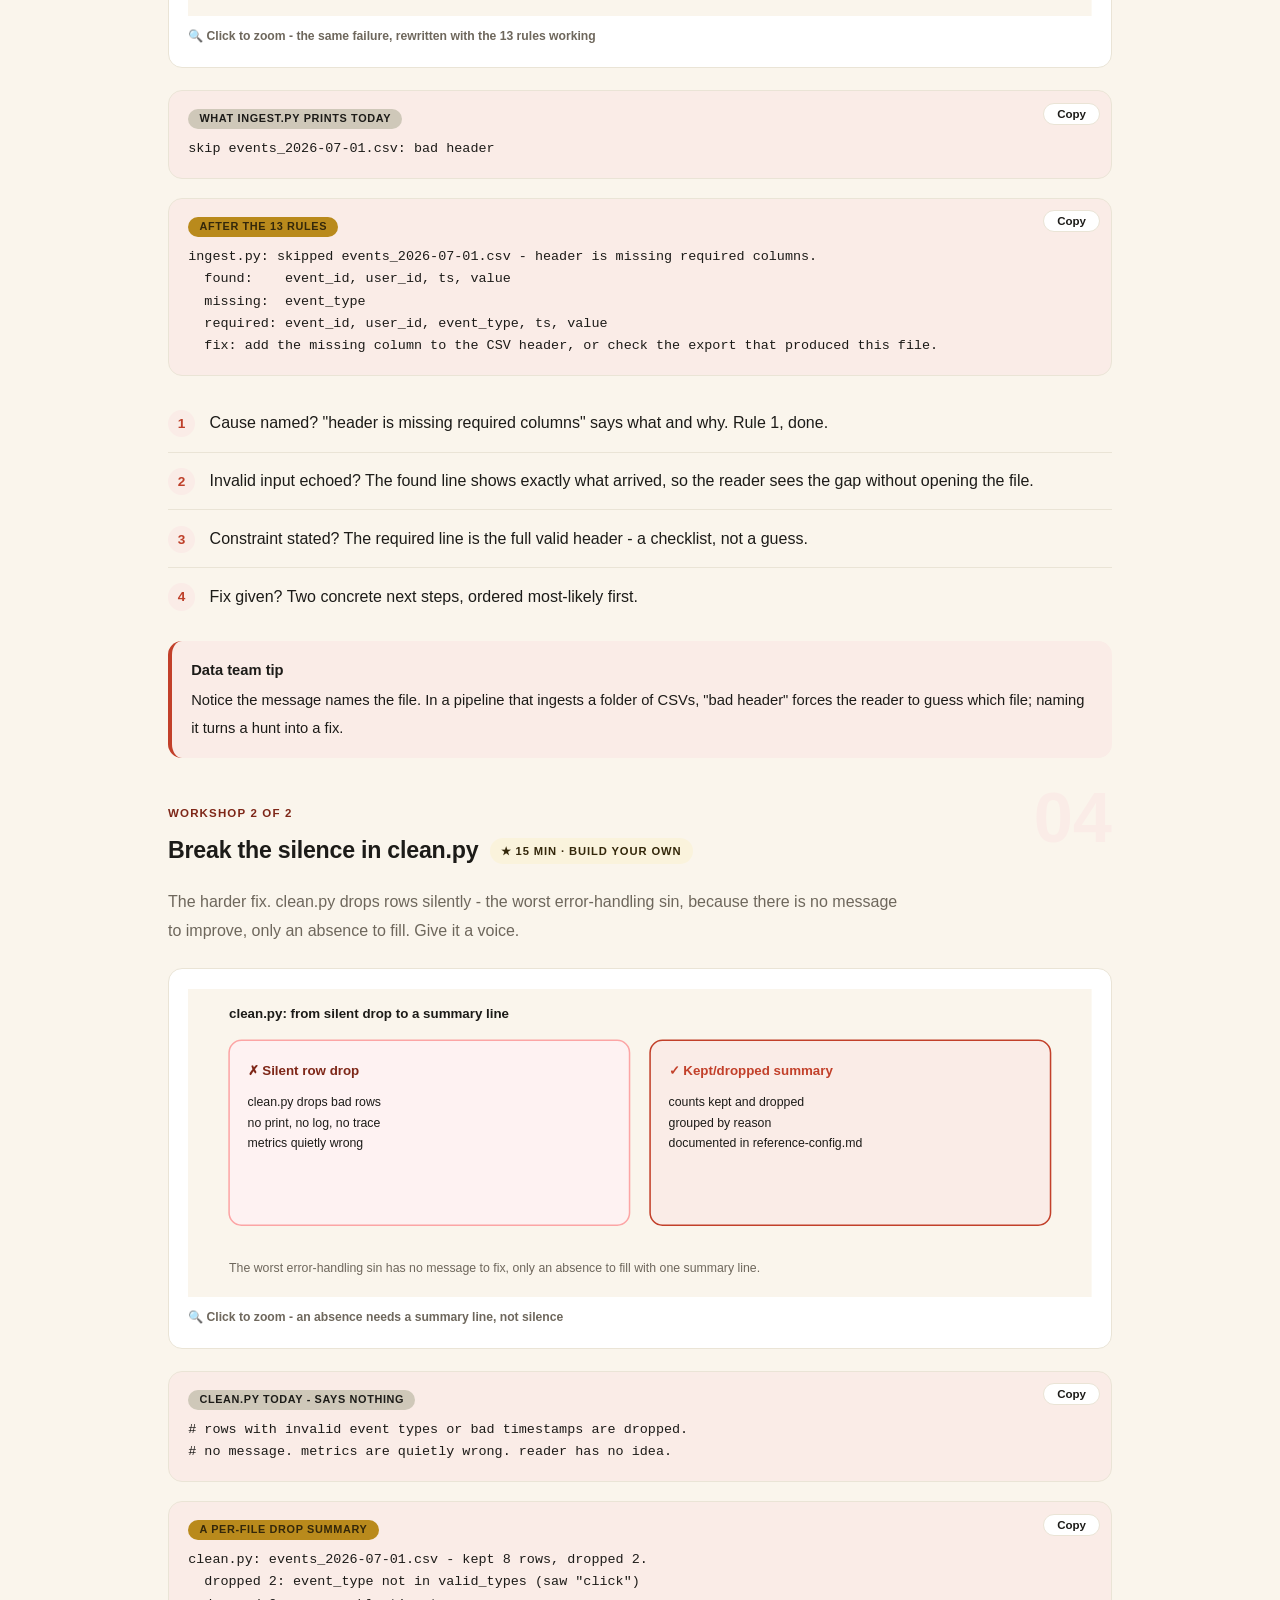
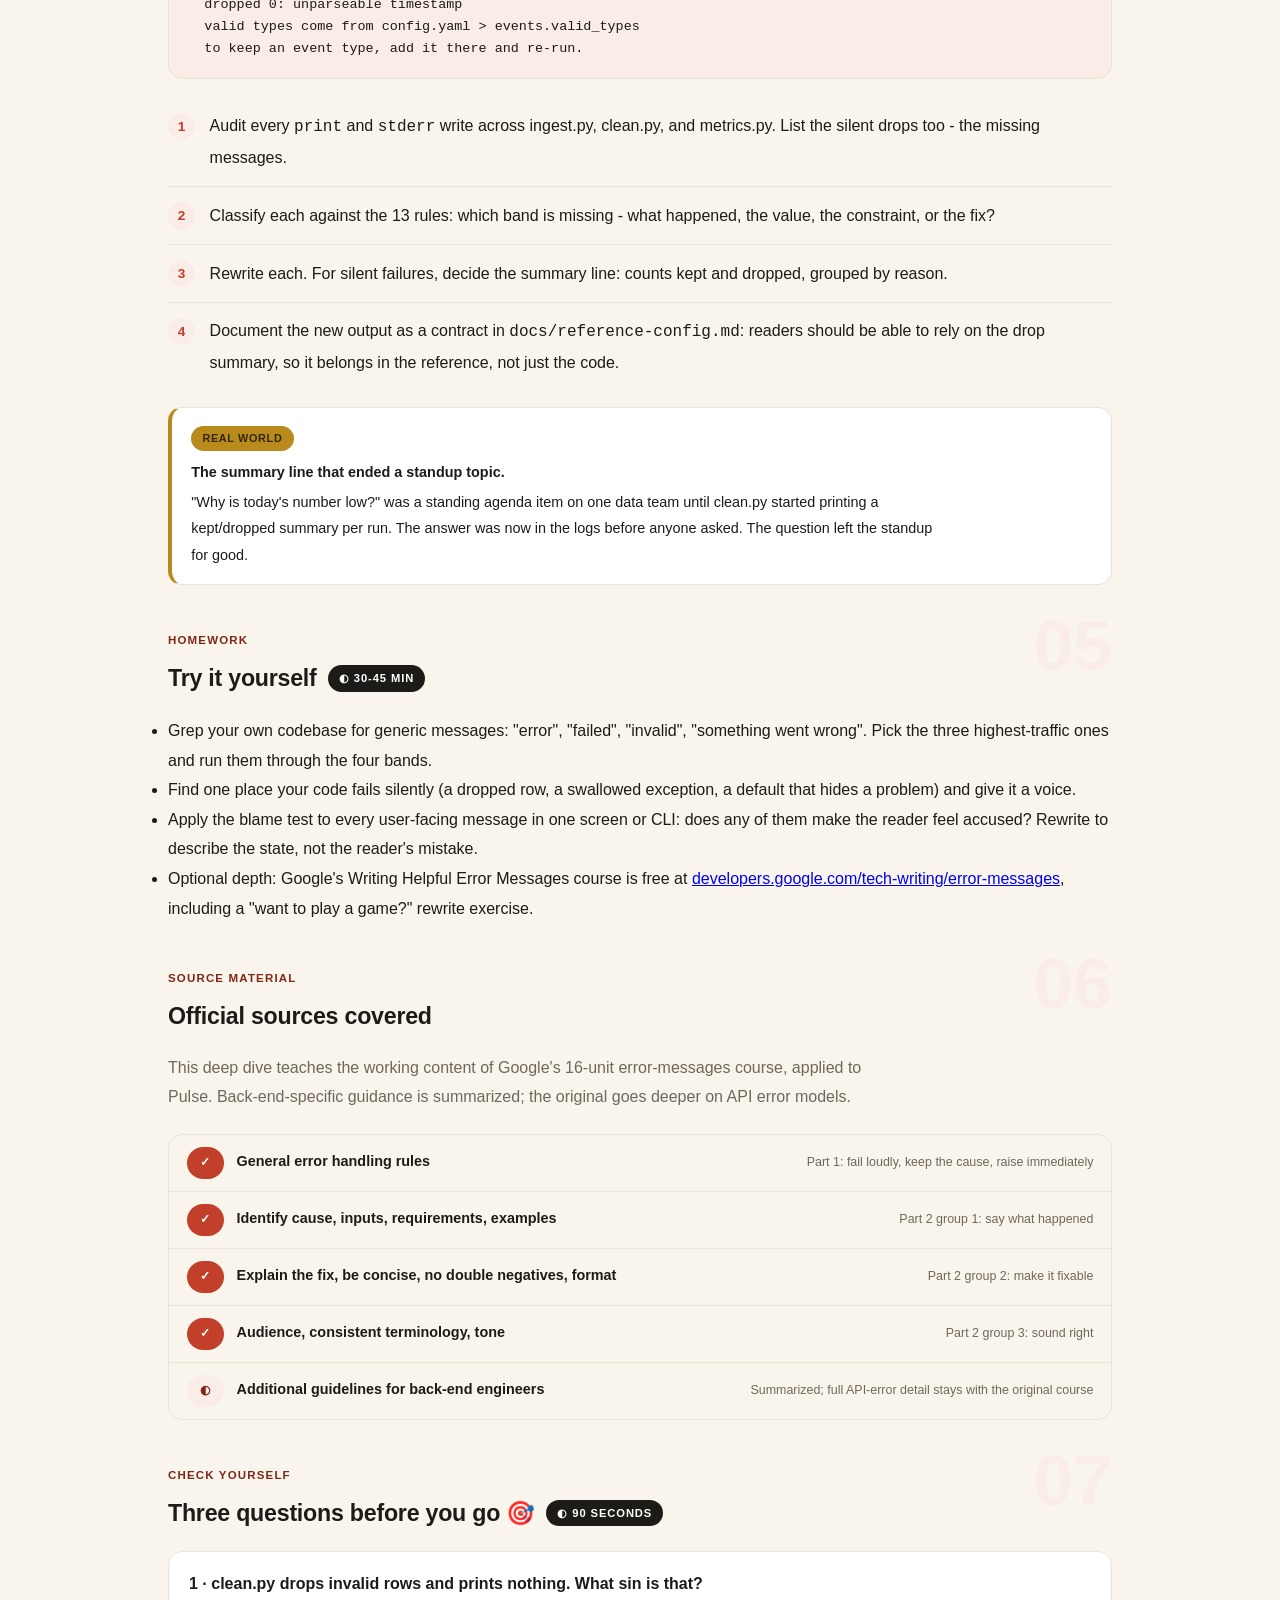
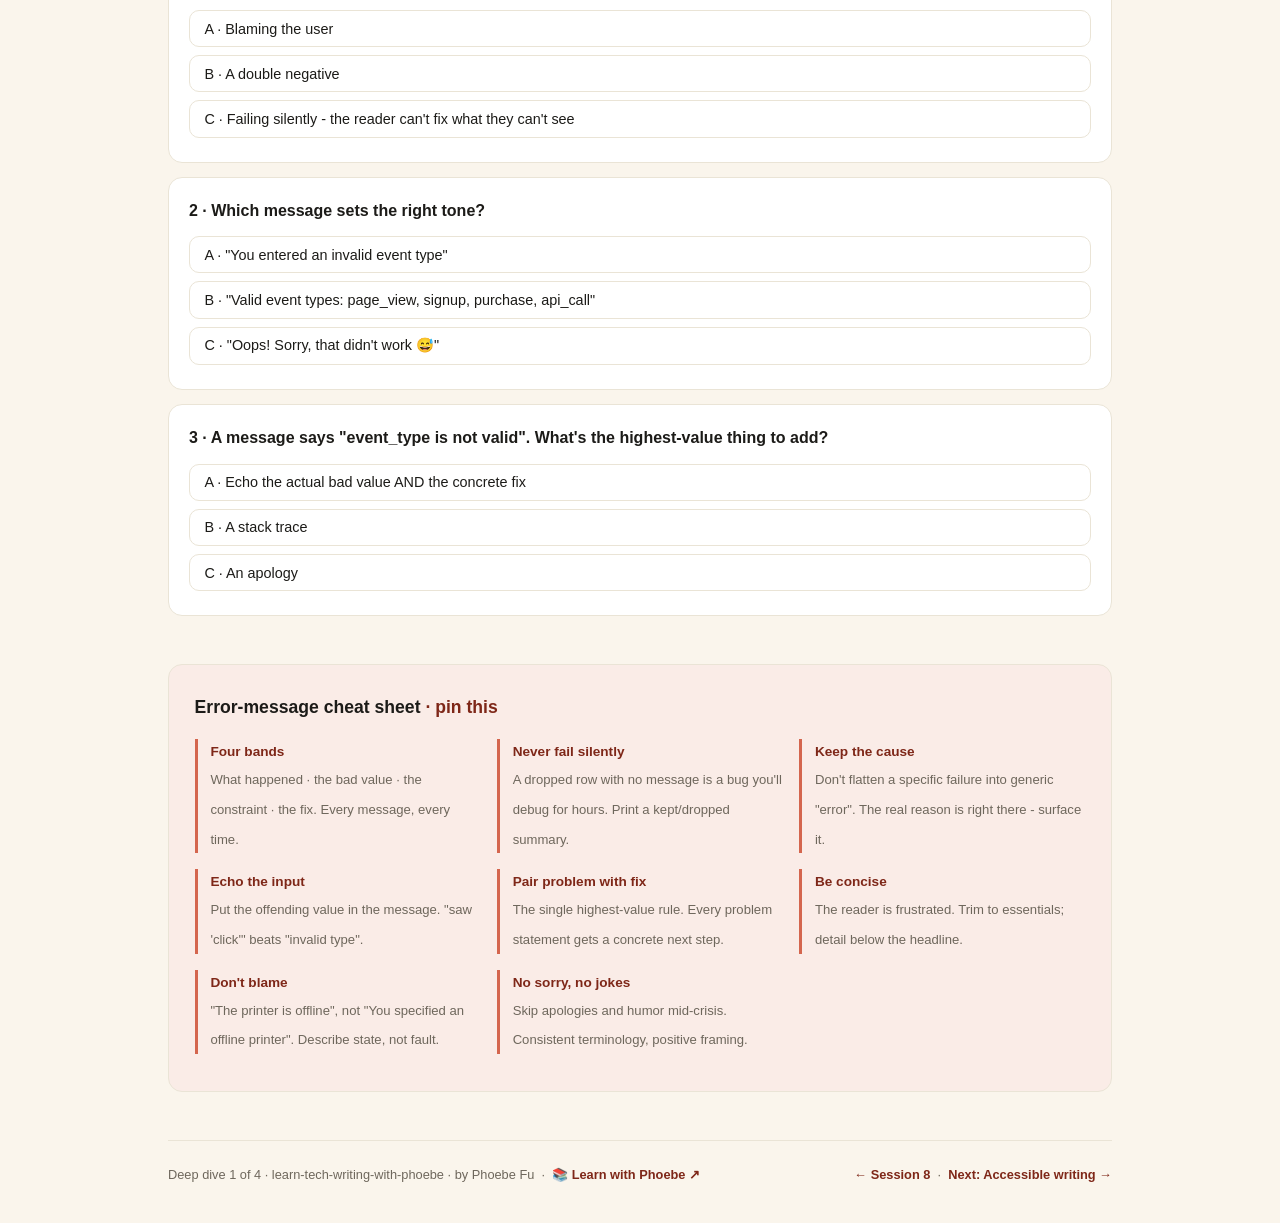
<file: courses/91-error-messages.html>
<!DOCTYPE html>
<html lang="en">
<head>
<meta charset="UTF-8">
<meta name="viewport" content="width=device-width, initial-scale=1.0">
<!-- social:start -->
<meta name="description" content="Deep dive 1 of 4. Nobody reads your architecture doc under stress. Everybody reads the error message the instant their pipeline dies. A good one turns a 30-minute Slack thread into a 30-second fix. A...">
<meta property="og:type" content="article">
<meta property="og:site_name" content="Learn with Phoebe">
<meta property="og:title" content="Writing helpful error messages - learn tech writing with phoebe">
<meta property="og:description" content="Deep dive 1 of 4. Nobody reads your architecture doc under stress. Everybody reads the error message the instant their pipeline dies. A good one turns a 30-minute Slack thread into a 30-second fix. A...">
<meta property="og:url" content="https://phoebefu6.github.io/learn-tech-writing-with-phoebe/courses/91-error-messages.html">
<meta property="og:image" content="https://phoebefu6.github.io/learn-tech-writing-with-phoebe/assets/og-cover.png">
<meta property="og:image:width" content="1200">
<meta property="og:image:height" content="630">
<meta name="twitter:card" content="summary_large_image">
<meta name="twitter:title" content="Writing helpful error messages - learn tech writing with phoebe">
<meta name="twitter:description" content="Deep dive 1 of 4. Nobody reads your architecture doc under stress. Everybody reads the error message the instant their pipeline dies. A good one turns a 30-minute Slack thread into a 30-second fix. A...">
<meta name="twitter:image" content="https://phoebefu6.github.io/learn-tech-writing-with-phoebe/assets/og-cover.png">
<!-- social:end -->
<title>Deep dive · Writing helpful error messages - learn tech writing with phoebe</title>
<link rel="stylesheet" href="../assets/style.css?v=27">
</head>
<body>

<div class="toolbar">
  <div class="wrap">
    <span class="crumb"><a href="../index.html">learn-tech-writing-with-phoebe</a> / Deep dive 1 of 4</span>
    <button class="btn" id="toggle-all" type="button">Expand all</button>
    <button class="btn primary" id="zoom-toggle" type="button">Projector zoom: off</button>
  </div>
</div>

<header class="masthead">
  <div class="wrap">
    <div class="eyebrow">Learn Tech Writing with Phoebe · Deep dive 1 of 4</div>
    <h1>Writing helpful <span class="accent">error messages</span></h1>
    <p class="sub">Error messages are the most-read documentation you will ever write, and they get read at the worst possible moment: when something is already broken. Google has a whole course on them. Here it is, applied to Pulse's real errors.</p>
    <div class="chip-row">
      <span class="chip level">🟣 Deep dive</span>
      <span class="chip audience">Self-paced</span>
      <span class="chip audience">Engineers &amp; data teams</span>
      <span class="chip time">60-90 min self-study</span>
    </div>
    <div class="agenda">
      <span class="a1" style="flex:1">0-10 · Rules</span>
      <span class="a2" style="flex:3">10-40 · The 13 message rules</span>
      <span class="a3" style="flex:3">40-75 · Rewrite workshop</span>
      <span class="a4" style="flex:1">75-90 · Checklist</span>
    </div>
  </div>
</header>

<main class="wrap">

  <section class="section" id="intro">
    <div class="section-kicker">
      <span class="klabel">Part 0</span>
      <h2>Why this deep dive exists</h2>
    </div>
    <p class="lede">Nobody reads your architecture doc under stress. Everybody reads the error message the instant their pipeline dies. A good one turns a 30-minute Slack thread into a 30-second fix. A bad one ("Error: failed") sends a person to read your source code at 2am. This deep dive treats every message your program prints as a tiny, high-traffic document.</p>
    <div class="legend">
      <span class="pill solid">Self-study - read at your pace</span>
      <span class="pill peach">★ Try it now exercise</span>
      <span class="pill inkpill">Source: Google Error Messages course</span>
    </div>
    <div class="callout win">
      <strong>★ What you walk out with</strong>
      The 13 rules for a helpful message, one memorable anatomy diagram, and a rewritten set of Pulse's actual error output - including turning clean.py's silent row-dropping into a message that tells the reader exactly what it skipped and why.
    </div>
  </section>

  <section class="section" id="errors-are-docs">
    <div class="section-kicker">
      <span class="klabel">Part 1 · covers general error-handling rules</span>
      <h2>Errors are documentation <span class="tag concept">10 min</span></h2>
    </div>
    <p class="lede">Before wording, the engineering has to be right. A perfectly worded message about the wrong problem is worse than useless. Google's course opens with the rules that happen in code, not in copy.</p>

    <details class="card" open>
      <summary><span class="mode self">Self-study</span>Do not fail silently, do not swallow the cause<span class="mini">4 min</span><span class="caret">▶</span></summary>
      <div class="body">
        <p>The two deadliest error-handling sins both hide information the reader needs:</p>
        <ul>
          <li><strong>Failing silently</strong> is when something goes wrong and the program says nothing. Pulse's clean.py currently does this: it drops rows with bad timestamps or invalid event types and never mentions it. Your metrics are quietly wrong and nobody knows why.</li>
          <li><strong>Swallowing the root cause</strong> is when a specific failure gets flattened into a generic "Server error" or "Something went wrong". The real cause - a missing column, a bad path - is right there in code, and you threw it away before the reader could see it.</li>
          <li><strong>Raise immediately.</strong> Report the error at the moment and place it happens, not three functions later where the context is gone.</li>
        </ul>
        <div class="callout example">
          <span class="ex-pill">Real world</span>
          <p><strong>The silent drop that cost a quarter.</strong> A revenue pipeline silently discarded rows whose currency field it did not recognize. For three months the dashboard was 4% low and nobody questioned it, because nothing ever complained. The fix was one log line: "dropped 812 rows: unknown currency 'GBP '". The trailing space had been the bug the whole time.</p>
        </div>
      </div>
    </details>

    <details class="card">
      <summary><span class="mode self">Self-study</span>The reader is already frustrated<span class="mini">3 min</span><span class="caret">▶</span></summary>
      <div class="body">
        <p>Every other doc you write is read by someone who chose to read it. An error message is read by someone who was stopped mid-task against their will. That changes the writing job:</p>
        <ul>
          <li><strong>Respect the moment.</strong> They do not want prose, backstory, or an apology. They want to know what broke and what to do.</li>
          <li><strong>Brevity is kindness here.</strong> Every extra word is read through gritted teeth.</li>
          <li><strong>The message is a promise.</strong> If it says "add X to config.yaml", that had better be the actual fix - a wrong instruction here destroys trust faster than anywhere else in your docs.</li>
        </ul>
      </div>
    </details>
  </section>

  <section class="section" id="thirteen-rules">
    <div class="section-kicker">
      <span class="klabel">Part 2 · covers the 13 message rules</span>
      <h2>The 13 rules, in three groups <span class="tag concept">20 min</span></h2>
    </div>
    <p class="lede">Google's course is one rule per lesson. They cluster into three jobs a message must do: say what happened, make it fixable, and sound right. Here is the anatomy of a message that does all three.</p>

    <figure class="zoomable">
      <svg viewBox="0 0 880 340" xmlns="http://www.w3.org/2000/svg" role="img" aria-label="Anatomy of a great error message with four labeled bands: what happened, the bad value, the constraint, and the fix">
        <style>
          .d1mT { font: 700 16px Inter, sans-serif; fill: #FFFFFF; }
          .d1mS { font: 400 13px Inter, sans-serif; fill: #FAECE7; }
          .d1mC { font: 700 14px Inter, sans-serif; fill: #7E2718; }
          .d1mX { font: 400 13px Inter, sans-serif; fill: #6E675C; }
          .d1mM { font: 600 13px "SFMono-Regular", ui-monospace, monospace; fill: #EDE8DA; }
          .d1mN { font: 600 14px Inter, sans-serif; fill: #33270A; }
        </style>
        <rect x="20" y="24" width="840" height="150" rx="14" fill="#1C1B18"/>
        <text class="d1mM" x="44" y="58">clean.py: skipped 2 rows in events_2026-07-01.csv</text>
        <text class="d1mM" x="44" y="86">  reason: event_type "click" is not valid</text>
        <text class="d1mM" x="44" y="114">  valid types: page_view, signup, purchase, api_call</text>
        <text class="d1mM" x="44" y="142">  fix: add "click" to config.yaml &gt; events.valid_types</text>

        <rect x="20" y="200" width="200" height="70" rx="12" fill="#C2402A"/>
        <text class="d1mT" x="40" y="230">What happened</text>
        <text class="d1mS" x="40" y="252">skipped 2 rows, named file</text>

        <rect x="230" y="200" width="200" height="70" rx="12" fill="#7E2718"/>
        <text class="d1mT" x="250" y="230">The bad value</text>
        <text class="d1mS" x="250" y="252">echoes "click" back</text>

        <rect x="440" y="200" width="200" height="70" rx="12" fill="#D4664E"/>
        <text class="d1mT" x="460" y="230">The constraint</text>
        <text class="d1mS" x="460" y="252">lists valid types</text>

        <rect x="650" y="200" width="210" height="70" rx="12" fill="#E5A08F"/>
        <text class="d1mC" x="670" y="230">The fix</text>
        <text class="d1mX" x="670" y="252" fill="#7E2718">exact next step</text>

        <rect x="20" y="300" width="14" height="14" rx="3" fill="#B98A1C"/>
        <text class="d1mN" x="44" y="312">Four bands, every time: what broke, the offending value, the rule, the action. Miss one and the reader is stuck.</text>
      </svg>
      <figcaption>🔍 Click to zoom - the four bands every good error message carries</figcaption>
    </figure>

    <details class="card">
      <summary><span class="mode self">Self-study</span>Group 1 - say what happened<span class="mini">4 min</span><span class="caret">▶</span></summary>
      <div class="body">
        <p>The reader cannot fix what they cannot see. Four rules make the failure legible:</p>
        <ul>
          <li><strong>Identify the cause.</strong> State what went wrong and why, not just that something failed. "bad header" tells the reader nothing; "missing column: value" tells them everything.</li>
          <li><strong>Identify the invalid input.</strong> Echo the exact bad value back. If the reader passed <code>event_type "click"</code>, put "click" in the message so they see it without hunting.</li>
          <li><strong>Specify requirements and constraints.</strong> State the valid range, format, or set. "valid types: page_view, signup, purchase, api_call" turns confusion into a checklist.</li>
          <li><strong>Provide a corrected example.</strong> Show a line of valid input next to the rejected one. Examples teach faster than rules.</li>
        </ul>
      </div>
    </details>

    <details class="card">
      <summary><span class="mode self">Self-study</span>Group 2 - make it fixable<span class="mini">4 min</span><span class="caret">▶</span></summary>
      <div class="body">
        <p>A message that describes a problem but not its cure leaves the reader exactly where they started, only angrier:</p>
        <ul>
          <li><strong>Explain how to fix it.</strong> Pair every problem statement with the concrete next step. This is the single highest-value rule: "add 'click' to config.yaml &gt; events.valid_types" beats any amount of diagnosis.</li>
          <li><strong>Be concise.</strong> The reader is frustrated. Trim to essentials; a wall of text at the error moment gets skipped.</li>
          <li><strong>Avoid double negatives.</strong> "Input is not invalid" makes people re-read. Say what IS required.</li>
          <li><strong>Format for readability.</strong> Progressive disclosure (headline first, detail below), and keep the message near the source of the error so the reader is not scrolling to connect them.</li>
        </ul>
      </div>
    </details>

    <details class="card">
      <summary><span class="mode self">Self-study</span>Group 3 - sound right<span class="mini">4 min</span><span class="caret">▶</span></summary>
      <div class="body">
        <p>Tone is not decoration - the wrong tone actively slows the fix:</p>
        <ul>
          <li><strong>Write for the target audience.</strong> A message a developer reads in a log can be terser and more technical than one an analyst sees in a UI.</li>
          <li><strong>Use terminology consistently.</strong> If config calls them "event types", the error says "event type", not "event kind". Same concept, same word, everywhere.</li>
          <li><strong>Set the right tone.</strong> Be positive: "Enter a name" not "You didn't enter a name". Do not over-apologize - skip "sorry" and "please". Avoid humor; it lands badly mid-crisis. And never blame the reader: "The printer is offline" not "You specified an offline printer".</li>
        </ul>
        <div class="callout tip">
          <strong>Writing tip</strong>
          The blame test: read your message aloud and ask "does this make the reader feel stupid?" "You entered an invalid date" quietly accuses. "Use the format YYYY-MM-DD" just helps. Same information, opposite feeling.
        </div>
      </div>
    </details>
  </section>

  <section class="section" id="demo-1">
    <div class="section-kicker">
      <span class="klabel">Workshop 1 of 2</span>
      <h2>Rewrite ingest.py's message <span class="tag demo">★ 15 min · everyone follows</span></h2>
    </div>
    <p class="lede">Pulse's ingest.py prints a real, weak message when a CSV has the wrong columns. Run it through the 13 rules and watch it get useful.</p>
<figure class="zoomable">
  <svg viewBox="0 0 880 300" xmlns="http://www.w3.org/2000/svg" role="img" aria-label="Before and after view of Pulse's ingest.py error message: the original bad header message explains nothing, while the rewrite names the cause header is missing required columns, echoes the exact header found, and gives two ordered fixes.">
    <style>
      .tw3aT { font: 700 13px Inter, sans-serif; fill: #1C1B18; }
      .tw3aH { font: 700 13px Inter, sans-serif; fill: #7E2718; }
      .tw3aHg { font: 700 13px Inter, sans-serif; fill: #C2402A; }
      .tw3aB { font: 400 12px Inter, sans-serif; fill: #1C1B18; }
      .tw3aN { font: 400 12px Inter, sans-serif; fill: #6E675C; }
    </style>
    <rect x="0" y="0" width="880" height="300" fill="#FAF5EC"/>
    <text class="tw3aT" x="40" y="28">ingest.py's message, before and after the 13 rules</text>

    <rect x="40" y="50" width="390" height="180" rx="12" fill="#FEF2F2" stroke="#FCA5A5" stroke-width="1.5"/>
    <text class="tw3aH" x="58" y="84">&#10007; Error: bad header</text>
    <text class="tw3aB" x="58" y="114">"bad header"</text>
    <text class="tw3aB" x="58" y="134">says nothing about why</text>
    <text class="tw3aB" x="58" y="154">sends reader to source at 2am</text>

    <rect x="450" y="50" width="390" height="180" rx="12" fill="#FAECE7" stroke="#C2402A" stroke-width="1.5"/>
    <text class="tw3aHg" x="468" y="84">&#10003; Missing columns, named</text>
    <text class="tw3aB" x="468" y="114">header is missing required columns</text>
    <text class="tw3aB" x="468" y="134">shows the exact header found</text>
    <text class="tw3aB" x="468" y="154">two fixes, most likely first</text>

    <text class="tw3aN" x="40" y="276">Same failure, four missing rules added: cause, the bad value, the constraint, and the fix.</text>
  </svg>
  <figcaption>&#128269; Click to zoom - the same failure, rewritten with the 13 rules working</figcaption>
</figure>


    <div class="prompt-box bad"><span class="label">What ingest.py prints today</span>skip events_2026-07-01.csv: bad header</div>

    <div class="prompt-box good"><span class="label">After the 13 rules</span>ingest.py: skipped events_2026-07-01.csv - header is missing required columns.
  found:    event_id, user_id, ts, value
  missing:  event_type
  required: event_id, user_id, event_type, ts, value
  fix: add the missing column to the CSV header, or check the export that produced this file.</div>

    <div class="steps">
      <div class="step"><p>Cause named? "header is missing required columns" says what and why. Rule 1, done.</p></div>
      <div class="step"><p>Invalid input echoed? The found line shows exactly what arrived, so the reader sees the gap without opening the file.</p></div>
      <div class="step"><p>Constraint stated? The required line is the full valid header - a checklist, not a guess.</p></div>
      <div class="step"><p>Fix given? Two concrete next steps, ordered most-likely first.</p></div>
    </div>

    <div class="callout tip">
      <strong>Data team tip</strong>
      Notice the message names the file. In a pipeline that ingests a folder of CSVs, "bad header" forces the reader to guess which file; naming it turns a hunt into a fix.
    </div>
  </section>

  <section class="section" id="demo-2">
    <div class="section-kicker">
      <span class="klabel">Workshop 2 of 2</span>
      <h2>Break the silence in clean.py <span class="tag demo">★ 15 min · build your own</span></h2>
    </div>
    <p class="lede">The harder fix. clean.py drops rows silently - the worst error-handling sin, because there is no message to improve, only an absence to fill. Give it a voice.</p>
<figure class="zoomable">
  <svg viewBox="0 0 880 300" xmlns="http://www.w3.org/2000/svg" role="img" aria-label="Before and after view of Pulse's clean.py error handling: silently dropping rows with bad timestamps or invalid types leaves metrics quietly wrong, while the fix adds one summary line reporting counts kept and dropped grouped by reason, documented as a contract in reference-config.md.">
    <style>
      .tw3bT { font: 700 13px Inter, sans-serif; fill: #1C1B18; }
      .tw3bH { font: 700 13px Inter, sans-serif; fill: #7E2718; }
      .tw3bHg { font: 700 13px Inter, sans-serif; fill: #C2402A; }
      .tw3bB { font: 400 12px Inter, sans-serif; fill: #1C1B18; }
      .tw3bN { font: 400 12px Inter, sans-serif; fill: #6E675C; }
    </style>
    <rect x="0" y="0" width="880" height="300" fill="#FAF5EC"/>
    <text class="tw3bT" x="40" y="28">clean.py: from silent drop to a summary line</text>

    <rect x="40" y="50" width="390" height="180" rx="12" fill="#FEF2F2" stroke="#FCA5A5" stroke-width="1.5"/>
    <text class="tw3bH" x="58" y="84">&#10007; Silent row drop</text>
    <text class="tw3bB" x="58" y="114">clean.py drops bad rows</text>
    <text class="tw3bB" x="58" y="134">no print, no log, no trace</text>
    <text class="tw3bB" x="58" y="154">metrics quietly wrong</text>

    <rect x="450" y="50" width="390" height="180" rx="12" fill="#FAECE7" stroke="#C2402A" stroke-width="1.5"/>
    <text class="tw3bHg" x="468" y="84">&#10003; Kept/dropped summary</text>
    <text class="tw3bB" x="468" y="114">counts kept and dropped</text>
    <text class="tw3bB" x="468" y="134">grouped by reason</text>
    <text class="tw3bB" x="468" y="154">documented in reference-config.md</text>

    <text class="tw3bN" x="40" y="276">The worst error-handling sin has no message to fix, only an absence to fill with one summary line.</text>
  </svg>
  <figcaption>&#128269; Click to zoom - an absence needs a summary line, not silence</figcaption>
</figure>


    <div class="prompt-box bad"><span class="label">clean.py today - says nothing</span># rows with invalid event types or bad timestamps are dropped.
# no message. metrics are quietly wrong. reader has no idea.</div>

    <div class="prompt-box good"><span class="label">A per-file drop summary</span>clean.py: events_2026-07-01.csv - kept 8 rows, dropped 2.
  dropped 2: event_type not in valid_types (saw "click")
  dropped 0: unparseable timestamp
  valid types come from config.yaml &gt; events.valid_types
  to keep an event type, add it there and re-run.</div>

    <div class="steps">
      <div class="step"><p>Audit every <code>print</code> and <code>stderr</code> write across ingest.py, clean.py, and metrics.py. List the silent drops too - the missing messages.</p></div>
      <div class="step"><p>Classify each against the 13 rules: which band is missing - what happened, the value, the constraint, or the fix?</p></div>
      <div class="step"><p>Rewrite each. For silent failures, decide the summary line: counts kept and dropped, grouped by reason.</p></div>
      <div class="step"><p>Document the new output as a contract in <code>docs/reference-config.md</code>: readers should be able to rely on the drop summary, so it belongs in the reference, not just the code.</p></div>
    </div>

    <div class="callout example">
      <span class="ex-pill">Real world</span>
      <p><strong>The summary line that ended a standup topic.</strong> "Why is today's number low?" was a standing agenda item on one data team until clean.py started printing a kept/dropped summary per run. The answer was now in the logs before anyone asked. The question left the standup for good.</p>
    </div>
  </section>

  <section class="section" id="exercise">
    <div class="section-kicker">
      <span class="klabel">Homework</span>
      <h2>Try it yourself <span class="tag exercise">◐ 30-45 min</span></h2>
    </div>
    <ul>
      <li>Grep your own codebase for generic messages: "error", "failed", "invalid", "something went wrong". Pick the three highest-traffic ones and run them through the four bands.</li>
      <li>Find one place your code fails silently (a dropped row, a swallowed exception, a default that hides a problem) and give it a voice.</li>
      <li>Apply the blame test to every user-facing message in one screen or CLI: does any of them make the reader feel accused? Rewrite to describe the state, not the reader's mistake.</li>
      <li>Optional depth: Google's Writing Helpful Error Messages course is free at <a href="https://developers.google.com/tech-writing/error-messages">developers.google.com/tech-writing/error-messages</a>, including a "want to play a game?" rewrite exercise.</li>
    </ul>
  </section>

  <section class="section" id="official">
    <div class="section-kicker">
      <span class="klabel">Source material</span>
      <h2>Official sources covered</h2>
    </div>
    <p class="lede">This deep dive teaches the working content of Google's 16-unit error-messages course, applied to Pulse. Back-end-specific guidance is summarized; the original goes deeper on API error models.</p>
    <div class="covered">
      <div class="covered-row"><span class="status pill solid">✓</span><span class="name">General error handling rules</span><span class="note">Part 1: fail loudly, keep the cause, raise immediately</span></div>
      <div class="covered-row"><span class="status pill solid">✓</span><span class="name">Identify cause, inputs, requirements, examples</span><span class="note">Part 2 group 1: say what happened</span></div>
      <div class="covered-row"><span class="status pill solid">✓</span><span class="name">Explain the fix, be concise, no double negatives, format</span><span class="note">Part 2 group 2: make it fixable</span></div>
      <div class="covered-row"><span class="status pill solid">✓</span><span class="name">Audience, consistent terminology, tone</span><span class="note">Part 2 group 3: sound right</span></div>
      <div class="covered-row"><span class="status pill light">◐</span><span class="name">Additional guidelines for back-end engineers</span><span class="note">Summarized; full API-error detail stays with the original course</span></div>
    </div>
  </section>

  <section class="section" id="quiz">
    <div class="section-kicker">
      <span class="klabel">Check yourself</span>
      <h2>Three questions before you go 🎯 <span class="tag exercise">◐ 90 seconds</span></h2>
    </div>
    <div class="quiz-q" data-answer="2">
      <p class="qtext">1 · clean.py drops invalid rows and prints nothing. What sin is that?</p>
      <button class="qopt" type="button">A · Blaming the user</button>
      <button class="qopt" type="button">B · A double negative</button>
      <button class="qopt" type="button">C · Failing silently - the reader can't fix what they can't see</button>
      <p class="qwhy">Silent failure hides the problem entirely. The fix is a drop summary: counts kept and dropped, grouped by reason.</p>
    </div>
    <div class="quiz-q" data-answer="1">
      <p class="qtext">2 · Which message sets the right tone?</p>
      <button class="qopt" type="button">A · "You entered an invalid event type"</button>
      <button class="qopt" type="button">B · "Valid event types: page_view, signup, purchase, api_call"</button>
      <button class="qopt" type="button">C · "Oops! Sorry, that didn't work 😅"</button>
      <p class="qwhy">Positive framing, no blame, no over-apology, no humor mid-crisis. State the constraint and let the reader act.</p>
    </div>
    <div class="quiz-q" data-answer="0">
      <p class="qtext">3 · A message says "event_type is not valid". What's the highest-value thing to add?</p>
      <button class="qopt" type="button">A · Echo the actual bad value AND the concrete fix</button>
      <button class="qopt" type="button">B · A stack trace</button>
      <button class="qopt" type="button">C · An apology</button>
      <p class="qwhy">Echoing "click" plus "add it to config.yaml &gt; events.valid_types" covers two of the four bands the reader most needs.</p>
    </div>
    <p class="quiz-score"></p>
  </section>

  <section class="cheat" id="cheatsheet">
    <h3>Error-message cheat sheet <span>· pin this</span></h3>
    <div class="grid-2">
      <div class="cheat-item"><b>Four bands</b><span>What happened · the bad value · the constraint · the fix. Every message, every time.</span></div>
      <div class="cheat-item"><b>Never fail silently</b><span>A dropped row with no message is a bug you'll debug for hours. Print a kept/dropped summary.</span></div>
      <div class="cheat-item"><b>Keep the cause</b><span>Don't flatten a specific failure into generic "error". The real reason is right there - surface it.</span></div>
      <div class="cheat-item"><b>Echo the input</b><span>Put the offending value in the message. "saw 'click'" beats "invalid type".</span></div>
      <div class="cheat-item"><b>Pair problem with fix</b><span>The single highest-value rule. Every problem statement gets a concrete next step.</span></div>
      <div class="cheat-item"><b>Be concise</b><span>The reader is frustrated. Trim to essentials; detail below the headline.</span></div>
      <div class="cheat-item"><b>Don't blame</b><span>"The printer is offline", not "You specified an offline printer". Describe state, not fault.</span></div>
      <div class="cheat-item"><b>No sorry, no jokes</b><span>Skip apologies and humor mid-crisis. Consistent terminology, positive framing.</span></div>
    </div>
  </section>

  <footer class="pagefoot">
    <span>Deep dive 1 of 4 · learn-tech-writing-with-phoebe · by Phoebe Fu &nbsp;·&nbsp; 📚 <a href="https://phoebefu6.github.io/learn-with-phoebe/">Learn with Phoebe ↗</a></span>
    <span><a href="08-edit-and-ship.html">← Session 8</a> &nbsp;·&nbsp; <a href="92-accessible-writing.html">Next: Accessible writing →</a></span>
  </footer>

</main>

<script src="../assets/app.js?v=26"></script>
</body>
</html>
</file>
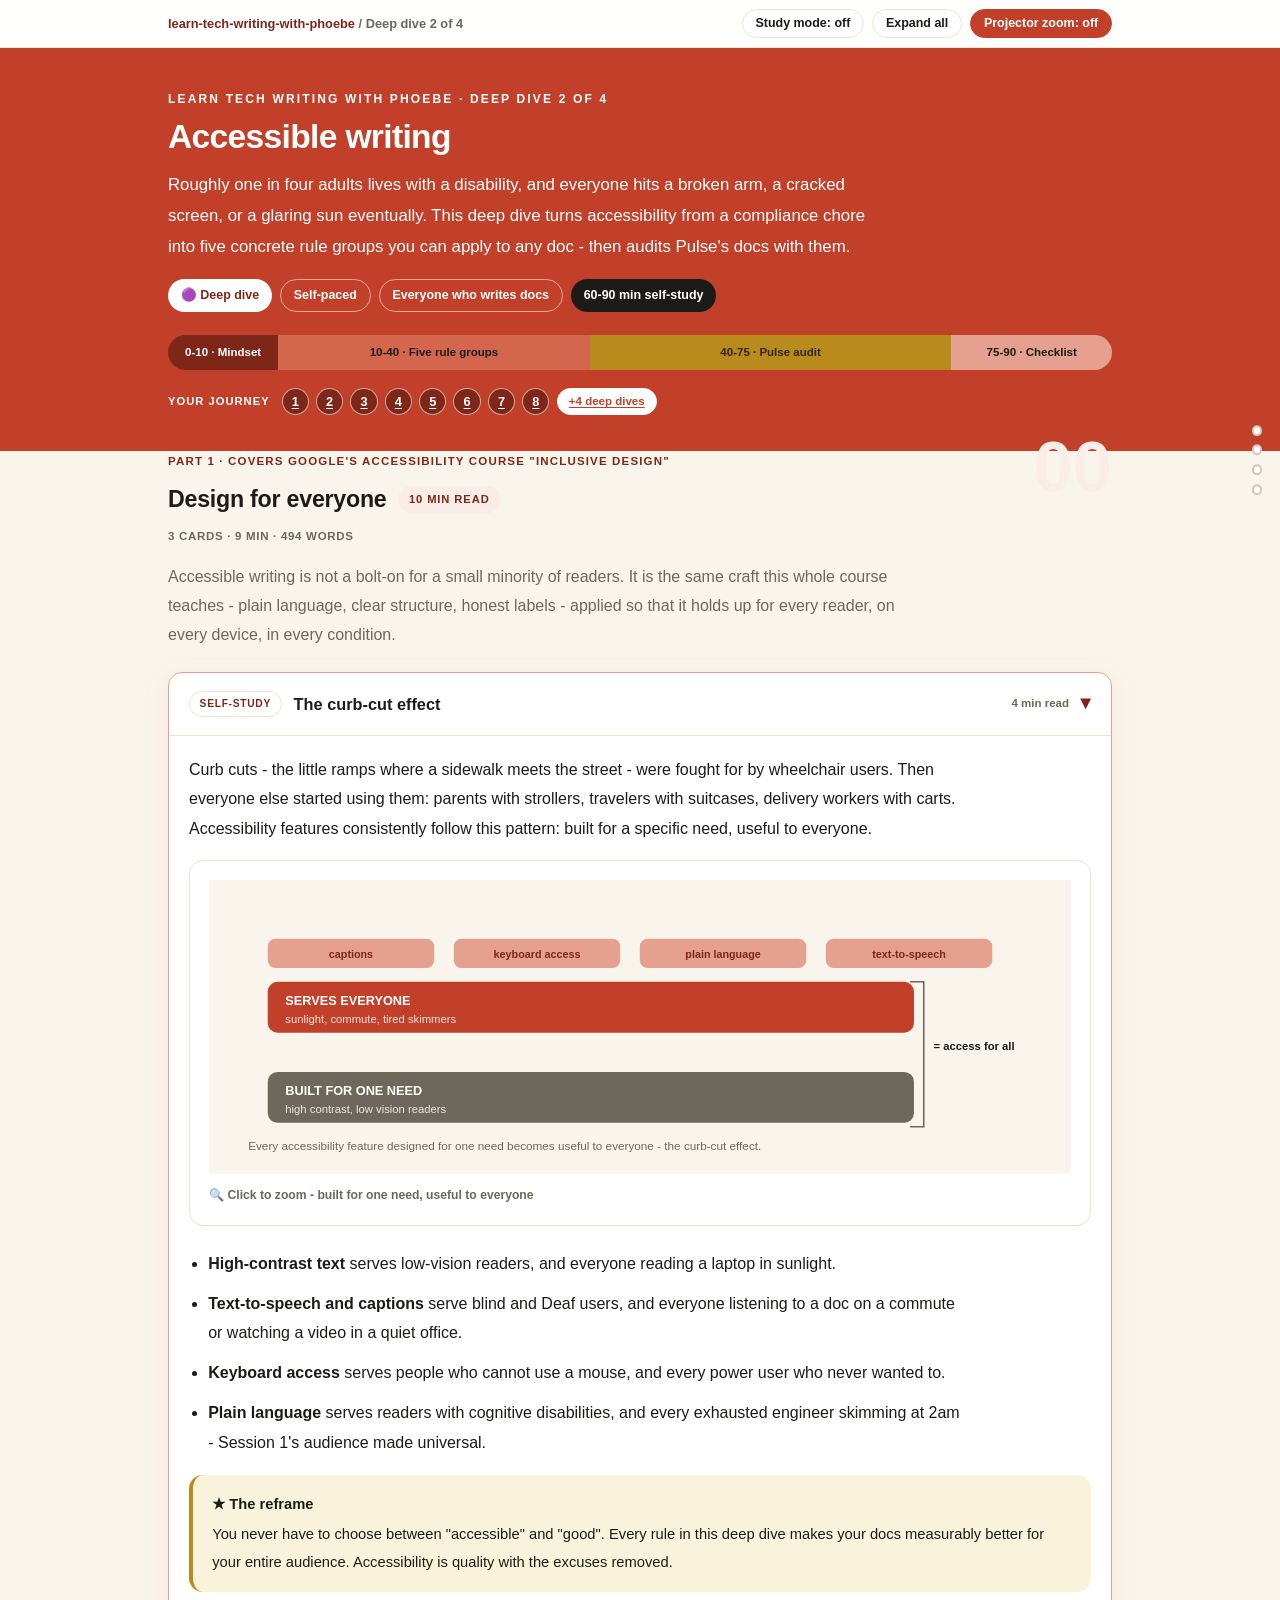
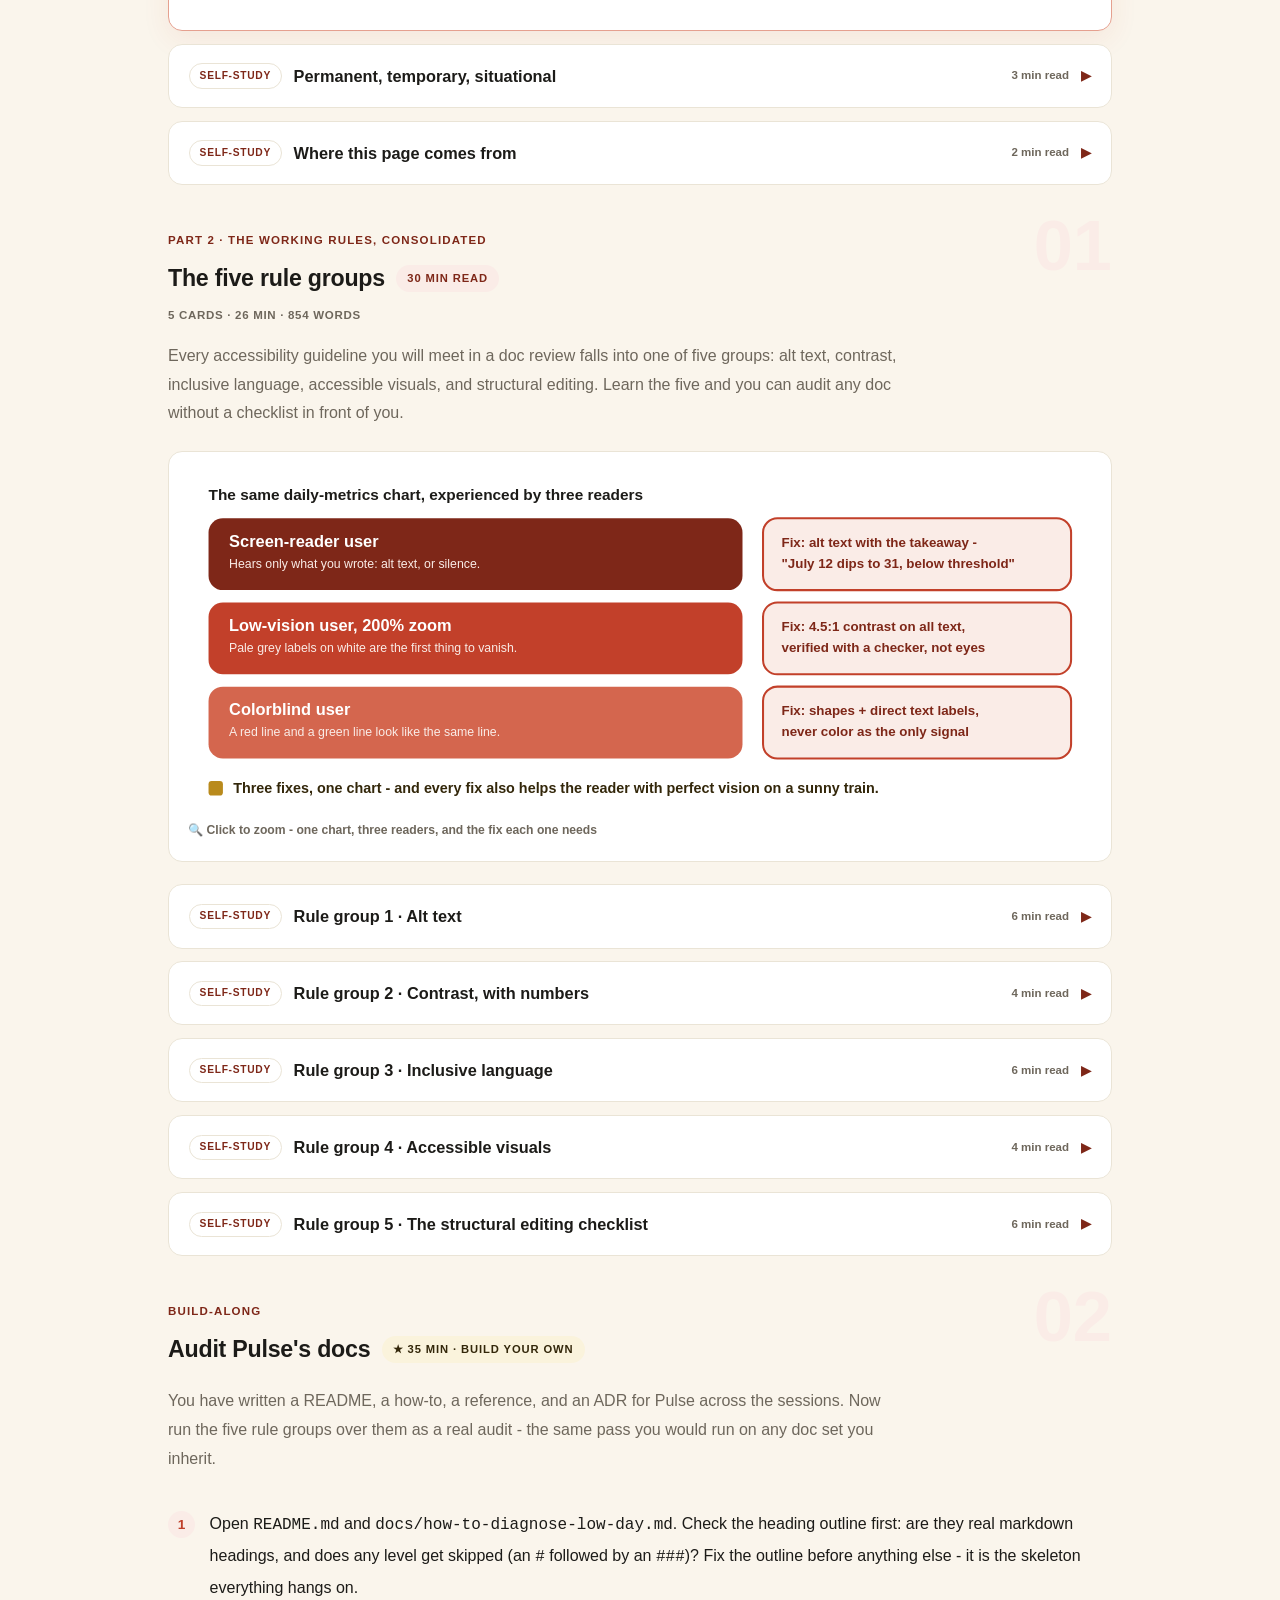
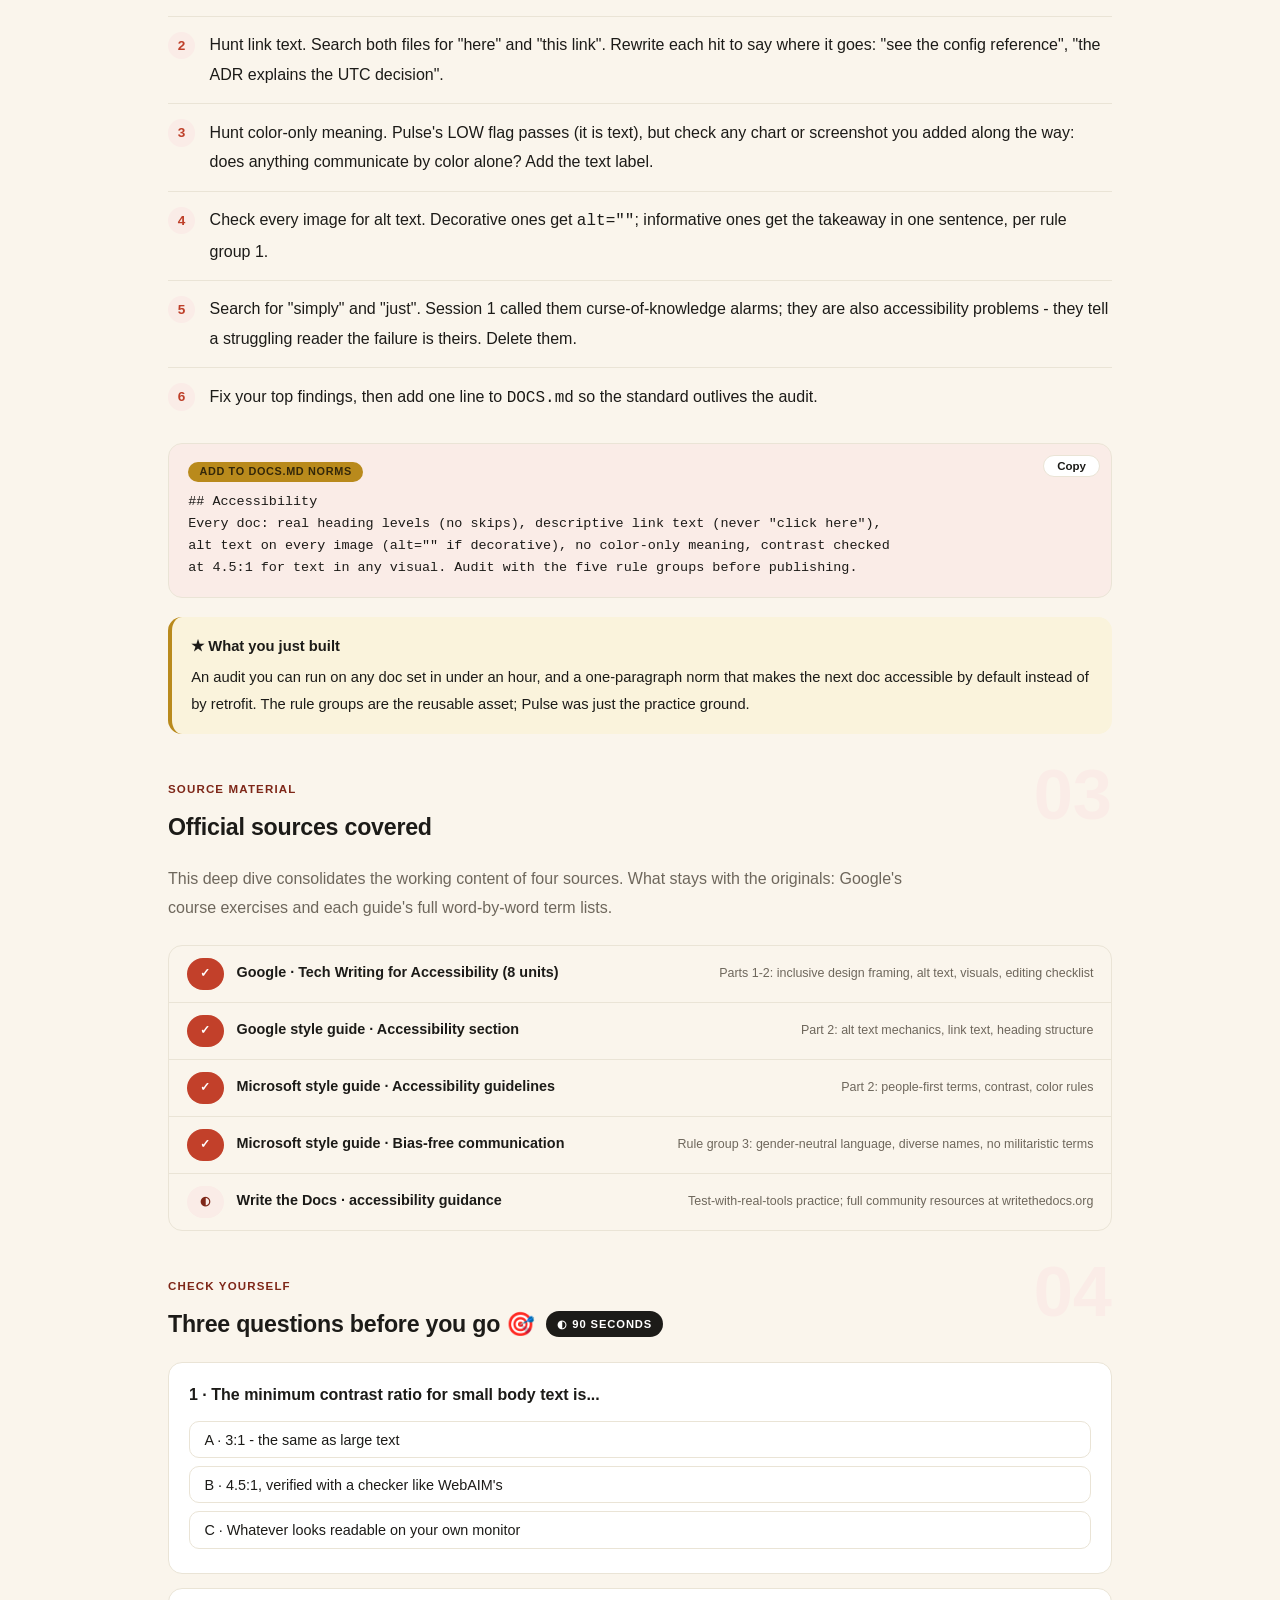
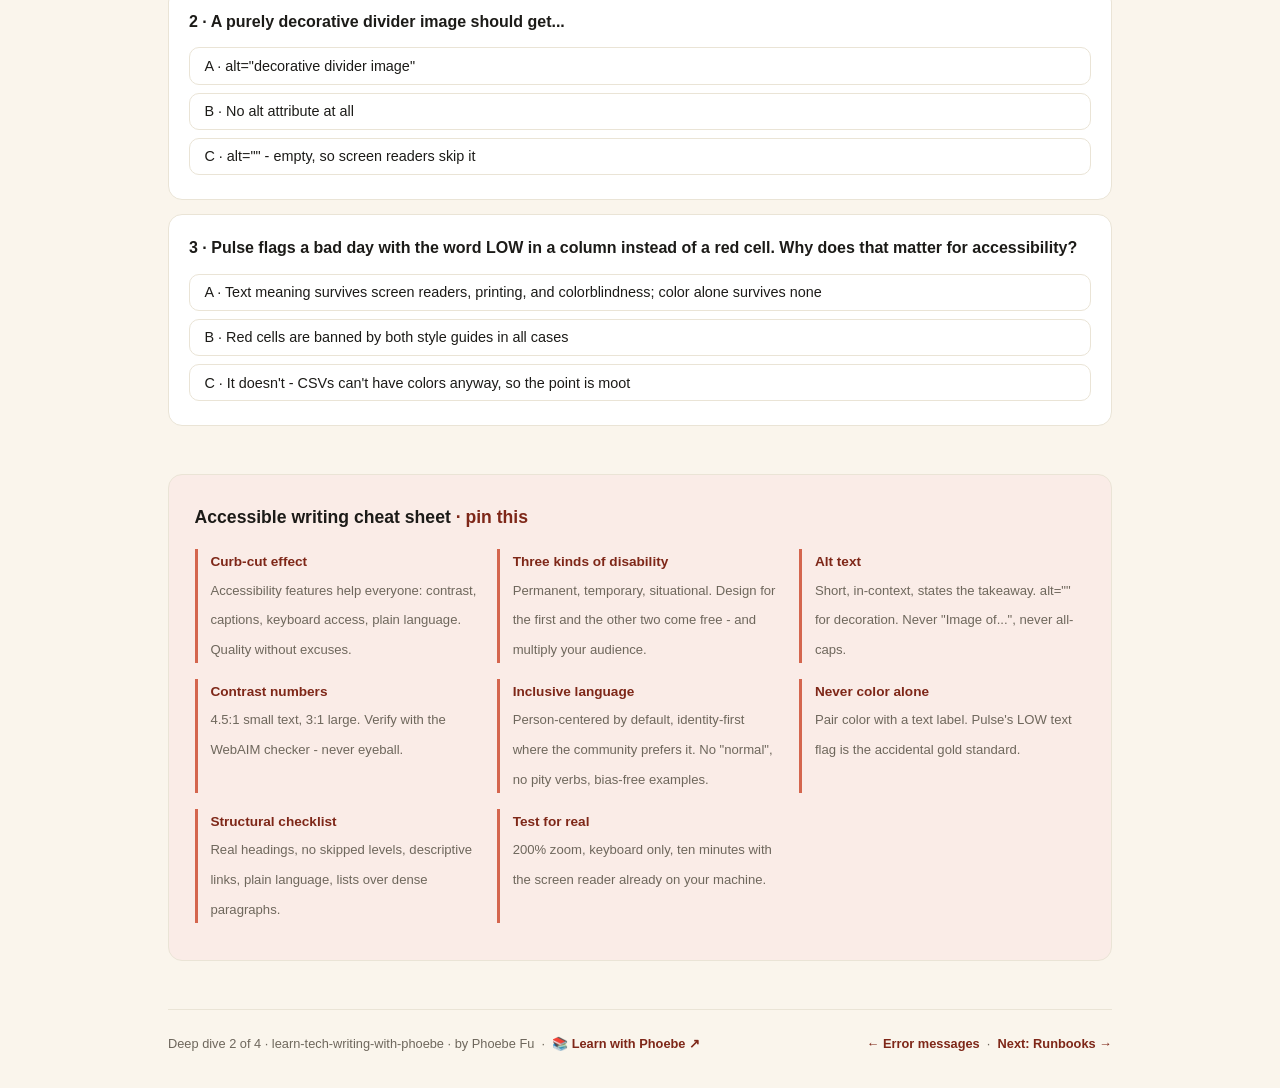
<file: courses/92-accessible-writing.html>
<!DOCTYPE html>
<html lang="en">
<head>
<meta charset="UTF-8">
<meta name="viewport" content="width=device-width, initial-scale=1.0">
<!-- social:start -->
<meta name="description" content="Deep dive 2 of 4. Accessible writing is not a bolt-on for a small minority of readers. It is the same craft this whole course teaches - plain language, clear structure, honest labels - applied so...">
<meta property="og:type" content="article">
<meta property="og:site_name" content="Learn with Phoebe">
<meta property="og:title" content="Accessible writing - learn tech writing with phoebe">
<meta property="og:description" content="Deep dive 2 of 4. Accessible writing is not a bolt-on for a small minority of readers. It is the same craft this whole course teaches - plain language, clear structure, honest labels - applied so...">
<meta property="og:url" content="https://phoebefu6.github.io/learn-tech-writing-with-phoebe/courses/92-accessible-writing.html">
<meta property="og:image" content="https://phoebefu6.github.io/learn-tech-writing-with-phoebe/assets/og-cover.png">
<meta property="og:image:width" content="1200">
<meta property="og:image:height" content="630">
<meta name="twitter:card" content="summary_large_image">
<meta name="twitter:title" content="Accessible writing - learn tech writing with phoebe">
<meta name="twitter:description" content="Deep dive 2 of 4. Accessible writing is not a bolt-on for a small minority of readers. It is the same craft this whole course teaches - plain language, clear structure, honest labels - applied so...">
<meta name="twitter:image" content="https://phoebefu6.github.io/learn-tech-writing-with-phoebe/assets/og-cover.png">
<!-- social:end -->
<title>Deep dive · Accessible writing - learn tech writing with phoebe</title>
<link rel="stylesheet" href="../assets/style.css?v=27">
</head>
<body>

<div class="toolbar">
  <div class="wrap">
    <span class="crumb"><a href="../index.html">learn-tech-writing-with-phoebe</a> / Deep dive 2 of 4</span>
    <button class="btn" id="toggle-all" type="button">Expand all</button>
    <button class="btn primary" id="zoom-toggle" type="button">Projector zoom: off</button>
  </div>
</div>

<header class="masthead">
  <div class="wrap">
    <div class="eyebrow">Learn Tech Writing with Phoebe · Deep dive 2 of 4</div>
    <h1>Accessible <span class="accent">writing</span></h1>
    <p class="sub">Roughly one in four adults lives with a disability, and everyone hits a broken arm, a cracked screen, or a glaring sun eventually. This deep dive turns accessibility from a compliance chore into five concrete rule groups you can apply to any doc - then audits Pulse's docs with them.</p>
    <div class="chip-row">
      <span class="chip level">🟣 Deep dive</span>
      <span class="chip audience">Self-paced</span>
      <span class="chip audience">Everyone who writes docs</span>
      <span class="chip time">60-90 min self-study</span>
    </div>
    <div class="agenda">
      <span class="a1" style="flex:1">0-10 · Mindset</span>
      <span class="a2" style="flex:3">10-40 · Five rule groups</span>
      <span class="a3" style="flex:3.5">40-75 · Pulse audit</span>
      <span class="a4" style="flex:1.5">75-90 · Checklist</span>
    </div>
  </div>
</header>

<main class="wrap">

  <!-- ============ PART 1: DESIGN FOR EVERYONE ============ -->
  <section class="section" id="mindset">
    <div class="section-kicker">
      <span class="klabel">Part 1 · covers Google's accessibility course "inclusive design"</span>
      <h2>Design for everyone <span class="tag concept">10 min read</span></h2>
    </div>
    <p class="lede">Accessible writing is not a bolt-on for a small minority of readers. It is the same craft this whole course teaches - plain language, clear structure, honest labels - applied so that it holds up for every reader, on every device, in every condition.</p>

    <details class="card" open>
      <summary><span class="mode self">Self-study</span>The curb-cut effect<span class="mini">4 min read</span><span class="caret">▶</span></summary>
      <div class="body">
        <p>Curb cuts - the little ramps where a sidewalk meets the street - were fought for by wheelchair users. Then everyone else started using them: parents with strollers, travelers with suitcases, delivery workers with carts. Accessibility features consistently follow this pattern: built for a specific need, useful to everyone.</p>
<figure class="zoomable">
  <svg viewBox="0 0 880 300" xmlns="http://www.w3.org/2000/svg" role="img" aria-label="An adds-stack diagram showing the curb-cut effect: a feature such as high contrast text built for low-vision readers, layered with captions, keyboard access, plain language and text-to-speech, adds up to access for everyone, not just the original audience.">
    <style>
      .tw4bAT { font: 700 13px Inter, sans-serif; fill: #FFFFFF; }
      .tw4bAS { font: 400 11.5px Inter, sans-serif; fill: rgba(255,255,255,.85); }
      .tw4bC { font: 700 11px Inter, sans-serif; fill: #7E2718; }
      .tw4bE { font: 700 11.5px Inter, sans-serif; fill: #1C1B18; }
      .tw4bN { font: 400 12px Inter, sans-serif; fill: #6E675C; }
    </style>
    <rect x="0" y="0" width="880" height="300" fill="#FAF5EC"/>

    <rect x="60" y="60" width="170" height="30" rx="8" fill="#E5A08F"/>
    <text class="tw4bC" x="145" y="80" text-anchor="middle">captions</text>
    <rect x="250" y="60" width="170" height="30" rx="8" fill="#E5A08F"/>
    <text class="tw4bC" x="335" y="80" text-anchor="middle">keyboard access</text>
    <rect x="440" y="60" width="170" height="30" rx="8" fill="#E5A08F"/>
    <text class="tw4bC" x="525" y="80" text-anchor="middle">plain language</text>
    <rect x="630" y="60" width="170" height="30" rx="8" fill="#E5A08F"/>
    <text class="tw4bC" x="715" y="80" text-anchor="middle">text-to-speech</text>

    <rect x="60" y="104" width="660" height="52" rx="10" fill="#C2402A"/>
    <text class="tw4bAT" x="78" y="128">SERVES EVERYONE</text>
    <text class="tw4bAS" x="78" y="146">sunlight, commute, tired skimmers</text>

    <rect x="60" y="196" width="660" height="52" rx="10" fill="#6E675C"/>
    <text class="tw4bAT" x="78" y="220">BUILT FOR ONE NEED</text>
    <text class="tw4bAS" x="78" y="238">high contrast, low vision readers</text>

    <path d="M716,104 h14 v148 h-14" fill="none" stroke="#6E675C" stroke-width="1.6"/>
    <text class="tw4bE" x="740" y="174">= access for all</text>

    <text class="tw4bN" x="40" y="276">Every accessibility feature designed for one need becomes useful to everyone - the curb-cut effect.</text>
  </svg>
  <figcaption>&#128269; Click to zoom - built for one need, useful to everyone</figcaption>
</figure>

        <ul>
          <li><strong>High-contrast text</strong> serves low-vision readers, and everyone reading a laptop in sunlight.</li>
          <li><strong>Text-to-speech and captions</strong> serve blind and Deaf users, and everyone listening to a doc on a commute or watching a video in a quiet office.</li>
          <li><strong>Keyboard access</strong> serves people who cannot use a mouse, and every power user who never wanted to.</li>
          <li><strong>Plain language</strong> serves readers with cognitive disabilities, and every exhausted engineer skimming at 2am - Session 1's audience made universal.</li>
        </ul>
        <div class="callout win">
          <strong>★ The reframe</strong>
          You never have to choose between "accessible" and "good". Every rule in this deep dive makes your docs measurably better for your entire audience. Accessibility is quality with the excuses removed.
        </div>
      </div>
    </details>

    <details class="card">
      <summary><span class="mode self">Self-study</span>Permanent, temporary, situational<span class="mini">3 min read</span><span class="caret">▶</span></summary>
      <div class="body">
        <p>Google's accessibility course teaches disability as a mismatch between a person and a design, not a fixed attribute of a person. The same barrier hits three kinds of readers:</p>
        <table class="clean">
          <thead><tr><th>Kind</th><th>Example</th><th>Hits the same barrier</th></tr></thead>
          <tbody>
            <tr><td>Permanent</td><td>A reader who is blind</td><td>An unlabeled chart carries zero information</td></tr>
            <tr><td>Temporary</td><td>Eye surgery recovery, reading via screen reader for a month</td><td>Same chart, same zero</td></tr>
            <tr><td>Situational</td><td>Driving, listening to a doc read aloud</td><td>Same chart, same zero</td></tr>
          </tbody>
        </table>
        <p>Design for the permanent case and the temporary and situational cases come along for free. That multiplies your audience: the number of people who will ever experience your doc through a screen reader, a zoomed screen, or a monochrome e-reader is far larger than any disability statistic suggests.</p>
      </div>
    </details>

    <details class="card">
      <summary><span class="mode self">Self-study</span>Where this page comes from<span class="mini">2 min read</span><span class="caret">▶</span></summary>
      <div class="body">
        <p>Honesty note: unlike most sessions, this page is not a walkthrough of one source. It consolidates FOUR - Google's Tech Writing for Accessibility course (8 units), the accessibility sections of both the Google developer documentation style guide and the Microsoft Writing Style Guide, and Write the Docs' accessibility guidance. They agree on almost everything, which is exactly why the material is teachable as five rule groups rather than four bibliographies.</p>
        <ul>
          <li><strong>Google's course</strong> supplies the inclusive-design framing and the editing checklist.</li>
          <li><strong>The two style guides</strong> supply the mechanical rules: alt text, contrast, link text, color.</li>
          <li><strong>Microsoft</strong> goes furthest on inclusive language, with a full bias-free communication section.</li>
          <li><strong>Write the Docs</strong> supplies the community practice: test with real assistive tech, not just checkers.</li>
        </ul>
      </div>
    </details>
  </section>

  <!-- ============ PART 2: THE FIVE RULE GROUPS ============ -->
  <section class="section" id="rules">
    <div class="section-kicker">
      <span class="klabel">Part 2 · the working rules, consolidated</span>
      <h2>The five rule groups <span class="tag concept">30 min read</span></h2>
    </div>
    <p class="lede">Every accessibility guideline you will meet in a doc review falls into one of five groups: alt text, contrast, inclusive language, accessible visuals, and structural editing. Learn the five and you can audit any doc without a checklist in front of you.</p>

    <figure class="zoomable">
      <svg viewBox="0 0 880 330" xmlns="http://www.w3.org/2000/svg" role="img" aria-label="One chart, three readers: a screen-reader user needs alt text stating the takeaway, a low-vision user needs 4.5 to 1 contrast, a colorblind user needs shapes and labels instead of color alone">
        <style>
          .d2aT { font: 700 16px Inter, sans-serif; fill: #FFFFFF; }
          .d2aS { font: 400 12px Inter, sans-serif; fill: #FAECE7; }
          .d2aH { font: 700 15px Inter, sans-serif; fill: #1C1B18; }
          .d2aG { font: 700 13px Inter, sans-serif; fill: #7E2718; }
          .d2aX { font: 400 13px Inter, sans-serif; fill: #6E675C; }
          .d2aN { font: 600 14px Inter, sans-serif; fill: #33270A; }
        </style>
        <text class="d2aH" x="20" y="28">The same daily-metrics chart, experienced by three readers</text>
        <rect x="20" y="46" width="520" height="70" rx="14" fill="#7E2718"/>
        <text class="d2aT" x="40" y="74">Screen-reader user</text>
        <text class="d2aS" x="40" y="94">Hears only what you wrote: alt text, or silence.</text>
        <rect x="560" y="46" width="300" height="70" rx="14" fill="#FAECE7" stroke="#C2402A" stroke-width="2"/>
        <text class="d2aG" x="578" y="74">Fix: alt text with the takeaway -</text>
        <text class="d2aG" x="578" y="94">"July 12 dips to 31, below threshold"</text>
        <rect x="20" y="128" width="520" height="70" rx="14" fill="#C2402A"/>
        <text class="d2aT" x="40" y="156">Low-vision user, 200% zoom</text>
        <text class="d2aS" x="40" y="176">Pale grey labels on white are the first thing to vanish.</text>
        <rect x="560" y="128" width="300" height="70" rx="14" fill="#FAECE7" stroke="#C2402A" stroke-width="2"/>
        <text class="d2aG" x="578" y="156">Fix: 4.5:1 contrast on all text,</text>
        <text class="d2aG" x="578" y="176">verified with a checker, not eyes</text>
        <rect x="20" y="210" width="520" height="70" rx="14" fill="#D4664E"/>
        <text class="d2aT" x="40" y="238">Colorblind user</text>
        <text class="d2aS" x="40" y="258">A red line and a green line look like the same line.</text>
        <rect x="560" y="210" width="300" height="70" rx="14" fill="#FAECE7" stroke="#C2402A" stroke-width="2"/>
        <text class="d2aG" x="578" y="238">Fix: shapes + direct text labels,</text>
        <text class="d2aG" x="578" y="258">never color as the only signal</text>
        <rect x="20" y="302" width="14" height="14" rx="3" fill="#B98A1C"/>
        <text class="d2aN" x="44" y="314">Three fixes, one chart - and every fix also helps the reader with perfect vision on a sunny train.</text>
      </svg>
      <figcaption>🔍 Click to zoom - one chart, three readers, and the fix each one needs</figcaption>
    </figure>

    <details class="card">
      <summary><span class="mode self">Self-study</span>Rule group 1 · Alt text<span class="mini">6 min read</span><span class="caret">▶</span></summary>
      <div class="body">
        <p>Alt text is what a screen reader speaks in place of an image. The rules, agreed by every source:</p>
        <ul>
          <li><strong>Describe the image in context.</strong> The same pipeline diagram gets different alt text in a quickstart ("the three Pulse scripts run in order") than in an architecture doc ("ingest writes raw CSVs that clean filters before metrics aggregates").</li>
          <li><strong>Keep it short:</strong> a phrase or one to two sentences. Alt text is spoken linearly; a paragraph traps the listener.</li>
          <li><strong>Decorative images get <code>alt=""</code></strong> - empty, not missing. Empty tells the screen reader to skip; missing makes it read the filename aloud.</li>
          <li><strong>Complex images split:</strong> a short alt ("daily event counts for July, described below") plus a full explanation in body text, where every reader benefits from it.</li>
          <li><strong>Never start with "Image of..."</strong> - the screen reader already announced it is an image. And no all-caps: some screen readers spell capitalized words letter by letter.</li>
        </ul>
        <div class="prompt-box bad"><span class="label">Weak alt text</span>alt="IMAGE OF CHART"</div>
        <div class="prompt-box good"><span class="label">Working alt text</span>alt="Daily event counts for July. July 12 drops to 31 events, below the 50-event alert threshold."</div>
      </div>
    </details>

    <details class="card">
      <summary><span class="mode self">Self-study</span>Rule group 2 · Contrast, with numbers<span class="mini">4 min read</span><span class="caret">▶</span></summary>
      <div class="body">
        <p>Contrast is the one rule group with hard numbers, so use them:</p>
        <ul>
          <li><strong>4.5:1</strong> minimum contrast ratio for small text against its background.</li>
          <li><strong>3:1</strong> minimum for large text (roughly 18pt and up, or 14pt bold).</li>
          <li><strong>Verify with a tool</strong> - the WebAIM Contrast Checker takes two hex codes and gives a pass or fail. Never eyeball it: your calibrated monitor in a dim office is the best-case scenario, not the median reader's.</li>
        </ul>
        <div class="callout tip">
          <strong>Writing tip</strong>
          The most common failure in data-team docs is not body text - it is chart annotations and light-grey "subtle" captions. Subtle is a synonym for invisible at 4.5:1. Check the greys first.
        </div>
      </div>
    </details>

    <details class="card">
      <summary><span class="mode self">Self-study</span>Rule group 3 · Inclusive language<span class="mini">6 min read</span><span class="caret">▶</span></summary>
      <div class="body">
        <p>Language about people carries assumptions, and docs travel further than you plan. The consolidated guidance:</p>
        <ul>
          <li><strong>Center the person, not the condition:</strong> "a person who is blind", "people with limited mobility". Avoid framing disability as deficiency: no "normal users" versus everyone else, no "healthy" as the contrast to disabled.</li>
          <li><strong>Drop the pity verbs:</strong> not "victim of", "suffers from", or "wheelchair-bound" - a wheelchair is mobility, not confinement. "Uses a wheelchair" states the fact.</li>
          <li><strong>Respect identity-first preferences.</strong> Many Deaf and neurodivergent people prefer identity-first language ("Deaf person", "autistic person"). When you write for or about a specific community, their preference wins over the general rule.</li>
          <li><strong>Microsoft's bias-free additions:</strong> gender-neutral language ("they", "chairperson", example names drawn from many cultures), no militaristic metaphors ("kill the process" becomes "stop the process" where it is not a literal command name), and diverse example names instead of ten Johns.</li>
        </ul>
      </div>
    </details>

    <details class="card">
      <summary><span class="mode self">Self-study</span>Rule group 4 · Accessible visuals<span class="mini">4 min read</span><span class="caret">▶</span></summary>
      <div class="body">
        <p>The visual rule that catches the most data-team artifacts: <strong>never rely on color, pattern, or position ALONE to carry meaning.</strong> Red-means-bad fails for colorblind readers, printed pages, and screen readers all at once.</p>
<figure class="zoomable">
  <svg viewBox="0 0 880 300" xmlns="http://www.w3.org/2000/svg" role="img" aria-label="Before and after view of a status signal: a red cell that carries meaning by color alone fails colorblind readers, screen readers and printed pages, while Pulse's actual LOW text flag in the alert column survives all four because the word carries the meaning first.">
    <style>
      .tw4aT { font: 700 13px Inter, sans-serif; fill: #1C1B18; }
      .tw4aH { font: 700 13px Inter, sans-serif; fill: #7E2718; }
      .tw4aHg { font: 700 13px Inter, sans-serif; fill: #C2402A; }
      .tw4aB { font: 400 12px Inter, sans-serif; fill: #1C1B18; }
      .tw4aN { font: 400 12px Inter, sans-serif; fill: #6E675C; }
    </style>
    <rect x="0" y="0" width="880" height="300" fill="#FAF5EC"/>
    <text class="tw4aT" x="40" y="28">A status signal, colored cell vs text flag</text>

    <rect x="40" y="50" width="390" height="180" rx="12" fill="#FEF2F2" stroke="#FCA5A5" stroke-width="1.5"/>
    <text class="tw4aH" x="58" y="84">&#10007; Red cell = bad day</text>
    <text class="tw4aB" x="58" y="114">color alone carries meaning</text>
    <text class="tw4aB" x="58" y="134">fails colorblind readers</text>
    <text class="tw4aB" x="58" y="154">fails print and screen readers</text>

    <rect x="450" y="50" width="390" height="180" rx="12" fill="#FAECE7" stroke="#C2402A" stroke-width="1.5"/>
    <text class="tw4aHg" x="468" y="84">&#10003; Text flag: "LOW"</text>
    <text class="tw4aB" x="468" y="114">word first, color second</text>
    <text class="tw4aB" x="468" y="134">survives screen reader + grep</text>
    <text class="tw4aB" x="468" y="154">survives colorblind + printout</text>

    <text class="tw4aN" x="40" y="276">Pulse's LOW flag is a text label, not a colored cell - accidentally perfect accessibility.</text>
  </svg>
  <figcaption>&#128269; Click to zoom - make it a word first, a color second</figcaption>
</figure>

        <ul>
          <li><strong>Pair every color with a text label.</strong> A red cell that also says FAIL survives every rendering; a red cell alone survives none of them.</li>
          <li><strong>Every visual gets alt text</strong> - charts, screenshots, diagrams, the lot. Rule group 1 applies to all of them.</li>
        </ul>
        <div class="callout example">
          <span class="ex-pill">Real world</span>
          <p><strong>Pulse got this right by accident.</strong> Pulse's <code>daily_metrics.csv</code> flags a bad day with the word LOW in an alert column - a text flag, not a red cell. That is accidentally perfect accessibility: it survives a screen reader, a monochrome printout, grep, and a colorblind on-call engineer. If the alert had been a colored cell in a spreadsheet, it would fail all four. When you design a status signal, make it a word first and a color second.</p>
        </div>
      </div>
    </details>

    <details class="card">
      <summary><span class="mode self">Self-study</span>Rule group 5 · The structural editing checklist<span class="mini">6 min read</span><span class="caret">▶</span></summary>
      <div class="body">
        <p>The last group is how the doc is built, not what it says:</p>
        <ul>
          <li><strong>Real heading elements, no skipped levels.</strong> Screen-reader users navigate by heading; a bolded line styled to look like a heading is invisible to them, and jumping from H1 to H4 scrambles the outline.</li>
          <li><strong>Descriptive link text.</strong> Screen readers can list every link on a page out of context - a list of nine "click here"s is useless. "See the config reference" works everywhere.</li>
          <li><strong>Plain language, active voice, short sentences.</strong> Session 2's rules are also accessibility rules - cognitive load is an access barrier.</li>
          <li><strong>Convert dense paragraphs to lists</strong> when they carry parallel items - exactly Session 2's paragraphs-to-lists move.</li>
          <li><strong>Test it for real:</strong> zoom to 200%, navigate with keyboard only, then listen to the page with the screen reader already on your machine (VoiceOver on a Mac, Narrator on Windows). Ten minutes of listening teaches more than an hour of guidelines.</li>
        </ul>
      </div>
    </details>
  </section>

  <!-- ============ PART 3: PULSE AUDIT ============ -->
  <section class="section" id="audit">
    <div class="section-kicker">
      <span class="klabel">Build-along</span>
      <h2>Audit Pulse's docs <span class="tag demo">★ 35 min · build your own</span></h2>
    </div>
    <p class="lede">You have written a README, a how-to, a reference, and an ADR for Pulse across the sessions. Now run the five rule groups over them as a real audit - the same pass you would run on any doc set you inherit.</p>

    <div class="steps">
      <div class="step"><p>Open <code>README.md</code> and <code>docs/how-to-diagnose-low-day.md</code>. Check the heading outline first: are they real markdown headings, and does any level get skipped (an <code>#</code> followed by an <code>###</code>)? Fix the outline before anything else - it is the skeleton everything hangs on.</p></div>
      <div class="step"><p>Hunt link text. Search both files for "here" and "this link". Rewrite each hit to say where it goes: "see the config reference", "the ADR explains the UTC decision".</p></div>
      <div class="step"><p>Hunt color-only meaning. Pulse's LOW flag passes (it is text), but check any chart or screenshot you added along the way: does anything communicate by color alone? Add the text label.</p></div>
      <div class="step"><p>Check every image for alt text. Decorative ones get <code>alt=""</code>; informative ones get the takeaway in one sentence, per rule group 1.</p></div>
      <div class="step"><p>Search for "simply" and "just". Session 1 called them curse-of-knowledge alarms; they are also accessibility problems - they tell a struggling reader the failure is theirs. Delete them.</p></div>
      <div class="step"><p>Fix your top findings, then add one line to <code>DOCS.md</code> so the standard outlives the audit.</p></div>
    </div>

    <div class="prompt-box good"><span class="label">Add to DOCS.md norms</span>## Accessibility
Every doc: real heading levels (no skips), descriptive link text (never "click here"),
alt text on every image (alt="" if decorative), no color-only meaning, contrast checked
at 4.5:1 for text in any visual. Audit with the five rule groups before publishing.</div>

    <div class="callout win">
      <strong>★ What you just built</strong>
      An audit you can run on any doc set in under an hour, and a one-paragraph norm that makes the next doc accessible by default instead of by retrofit. The rule groups are the reusable asset; Pulse was just the practice ground.
    </div>
  </section>

  <!-- ============ SOURCES COVERED ============ -->
  <section class="section" id="official">
    <div class="section-kicker">
      <span class="klabel">Source material</span>
      <h2>Official sources covered</h2>
    </div>
    <p class="lede">This deep dive consolidates the working content of four sources. What stays with the originals: Google's course exercises and each guide's full word-by-word term lists.</p>
    <div class="covered">
      <div class="covered-row"><span class="status pill solid">✓</span><span class="name">Google · Tech Writing for Accessibility (8 units)</span><span class="note">Parts 1-2: inclusive design framing, alt text, visuals, editing checklist</span></div>
      <div class="covered-row"><span class="status pill solid">✓</span><span class="name">Google style guide · Accessibility section</span><span class="note">Part 2: alt text mechanics, link text, heading structure</span></div>
      <div class="covered-row"><span class="status pill solid">✓</span><span class="name">Microsoft style guide · Accessibility guidelines</span><span class="note">Part 2: people-first terms, contrast, color rules</span></div>
      <div class="covered-row"><span class="status pill solid">✓</span><span class="name">Microsoft style guide · Bias-free communication</span><span class="note">Rule group 3: gender-neutral language, diverse names, no militaristic terms</span></div>
      <div class="covered-row"><span class="status pill light">◐</span><span class="name">Write the Docs · accessibility guidance</span><span class="note">Test-with-real-tools practice; full community resources at writethedocs.org</span></div>
    </div>
  </section>

  <!-- ============ QUIZ ============ -->
  <section class="section" id="quiz">
    <div class="section-kicker">
      <span class="klabel">Check yourself</span>
      <h2>Three questions before you go 🎯 <span class="tag exercise">◐ 90 seconds</span></h2>
    </div>
    <div class="quiz-q" data-answer="1">
      <p class="qtext">1 · The minimum contrast ratio for small body text is...</p>
      <button class="qopt" type="button">A · 3:1 - the same as large text</button>
      <button class="qopt" type="button">B · 4.5:1, verified with a checker like WebAIM's</button>
      <button class="qopt" type="button">C · Whatever looks readable on your own monitor</button>
      <p class="qwhy">4.5:1 for small text, 3:1 only for large text - and always tool-verified. Your monitor in your lighting is the best case, not the median reader's.</p>
    </div>
    <div class="quiz-q" data-answer="2">
      <p class="qtext">2 · A purely decorative divider image should get...</p>
      <button class="qopt" type="button">A · alt="decorative divider image"</button>
      <button class="qopt" type="button">B · No alt attribute at all</button>
      <button class="qopt" type="button">C · alt="" - empty, so screen readers skip it</button>
      <p class="qwhy">Empty alt says "skip me". Missing alt makes many screen readers announce the filename, and describing decoration wastes the listener's time.</p>
    </div>
    <div class="quiz-q" data-answer="0">
      <p class="qtext">3 · Pulse flags a bad day with the word LOW in a column instead of a red cell. Why does that matter for accessibility?</p>
      <button class="qopt" type="button">A · Text meaning survives screen readers, printing, and colorblindness; color alone survives none</button>
      <button class="qopt" type="button">B · Red cells are banned by both style guides in all cases</button>
      <button class="qopt" type="button">C · It doesn't - CSVs can't have colors anyway, so the point is moot</button>
      <p class="qwhy">The rule is never color ALONE. Color plus a text label is fine; the LOW flag shows the text half doing all the real work.</p>
    </div>
    <p class="quiz-score"></p>
  </section>

  <!-- ============ CHEAT SHEET ============ -->
  <section class="cheat" id="cheatsheet">
    <h3>Accessible writing cheat sheet <span>· pin this</span></h3>
    <div class="grid-2">
      <div class="cheat-item"><b>Curb-cut effect</b><span>Accessibility features help everyone: contrast, captions, keyboard access, plain language. Quality without excuses.</span></div>
      <div class="cheat-item"><b>Three kinds of disability</b><span>Permanent, temporary, situational. Design for the first and the other two come free - and multiply your audience.</span></div>
      <div class="cheat-item"><b>Alt text</b><span>Short, in-context, states the takeaway. alt="" for decoration. Never "Image of...", never all-caps.</span></div>
      <div class="cheat-item"><b>Contrast numbers</b><span>4.5:1 small text, 3:1 large. Verify with the WebAIM checker - never eyeball.</span></div>
      <div class="cheat-item"><b>Inclusive language</b><span>Person-centered by default, identity-first where the community prefers it. No "normal", no pity verbs, bias-free examples.</span></div>
      <div class="cheat-item"><b>Never color alone</b><span>Pair color with a text label. Pulse's LOW text flag is the accidental gold standard.</span></div>
      <div class="cheat-item"><b>Structural checklist</b><span>Real headings, no skipped levels, descriptive links, plain language, lists over dense paragraphs.</span></div>
      <div class="cheat-item"><b>Test for real</b><span>200% zoom, keyboard only, ten minutes with the screen reader already on your machine.</span></div>
    </div>
  </section>

  <footer class="pagefoot">
    <span>Deep dive 2 of 4 · learn-tech-writing-with-phoebe · by Phoebe Fu &nbsp;·&nbsp; 📚 <a href="https://phoebefu6.github.io/learn-with-phoebe/">Learn with Phoebe ↗</a></span>
    <span><a href="91-error-messages.html">← Error messages</a> &nbsp;·&nbsp; <a href="93-runbooks.html">Next: Runbooks →</a></span>
  </footer>

</main>

<script src="../assets/app.js?v=26"></script>
</body>
</html>
</file>
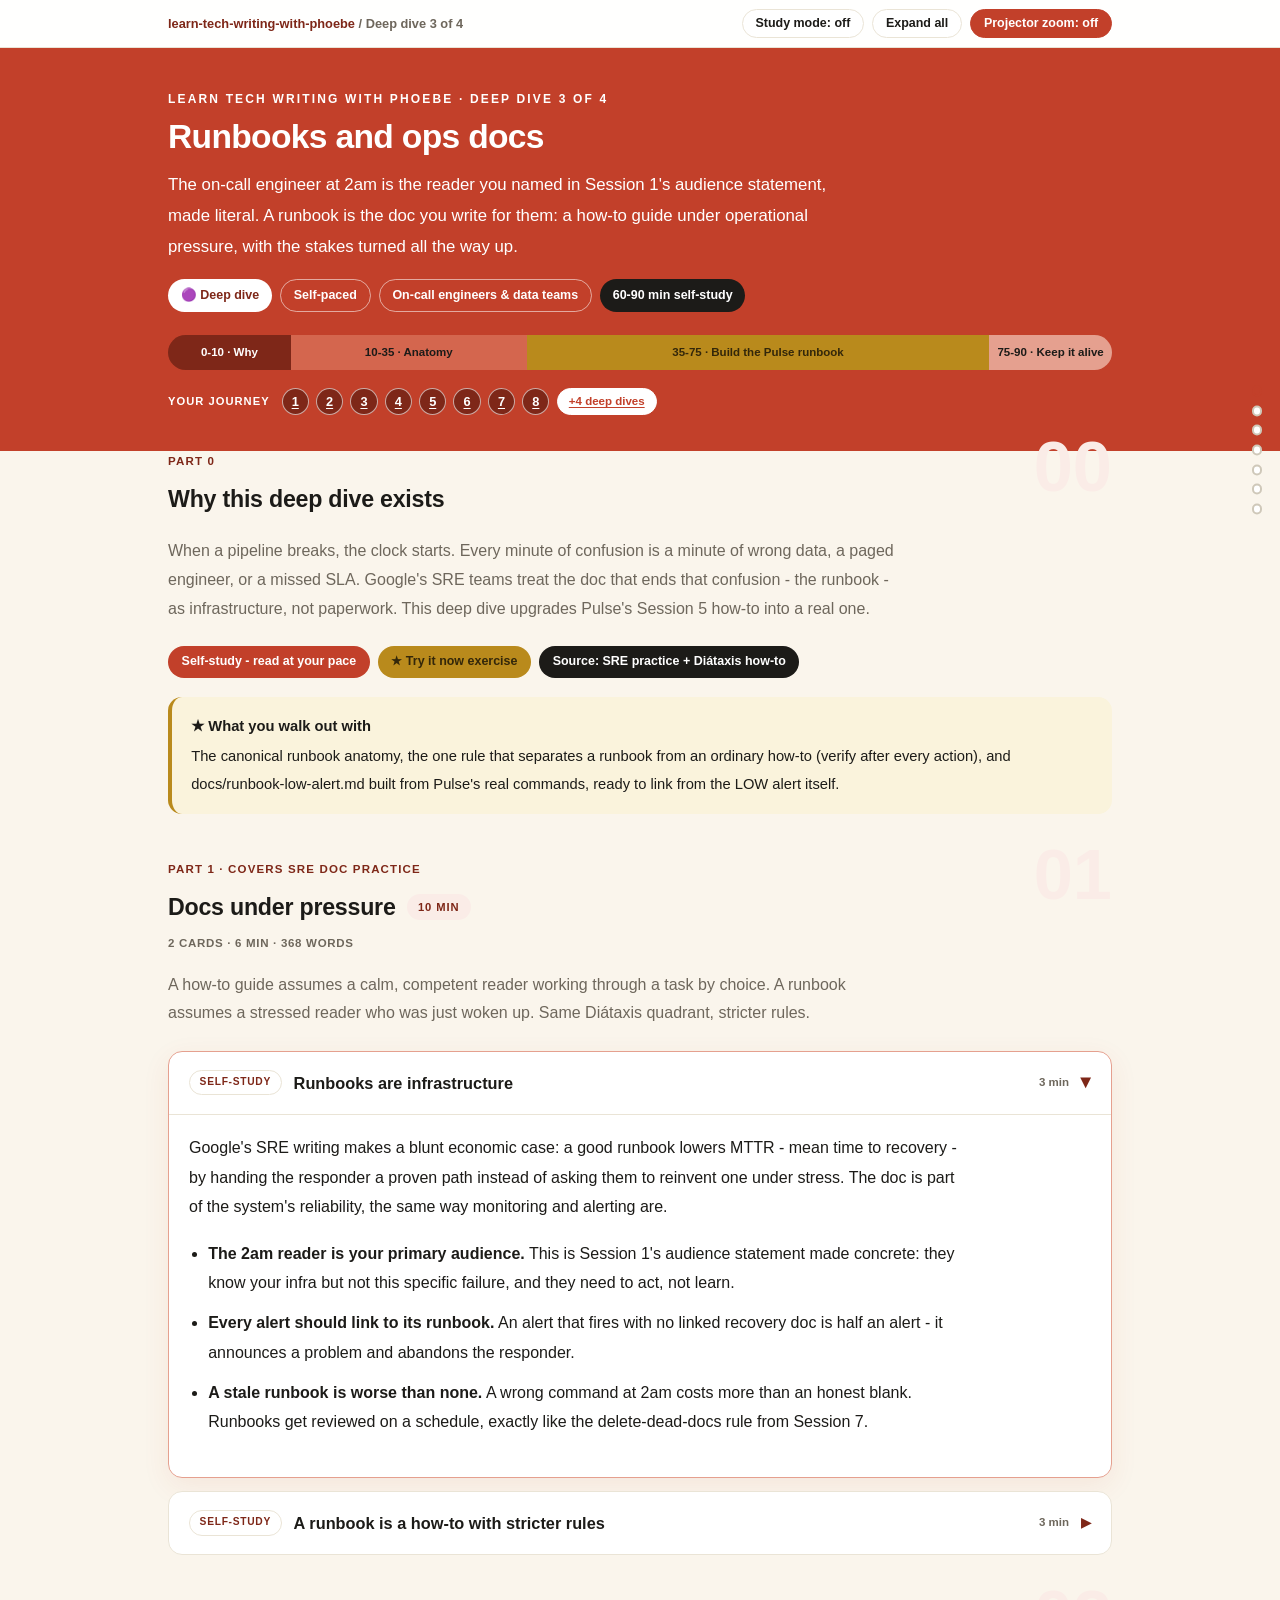
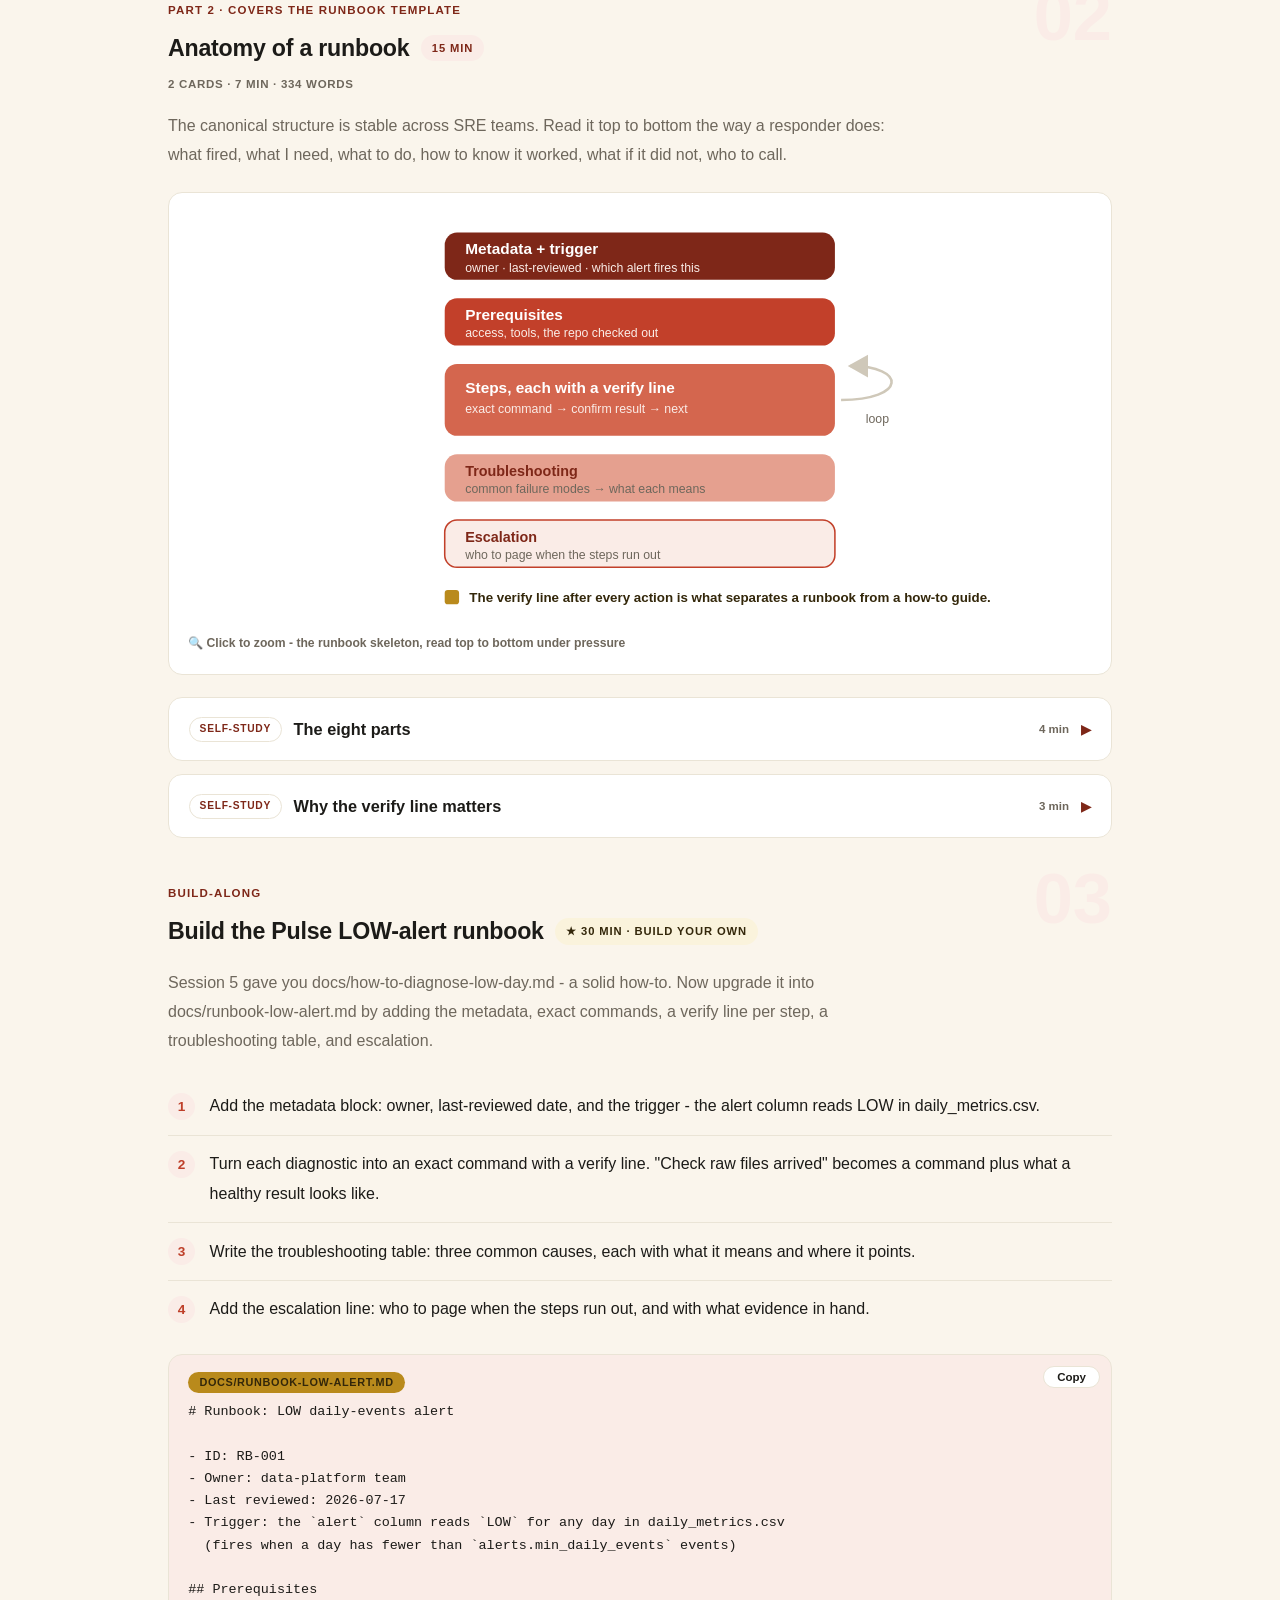
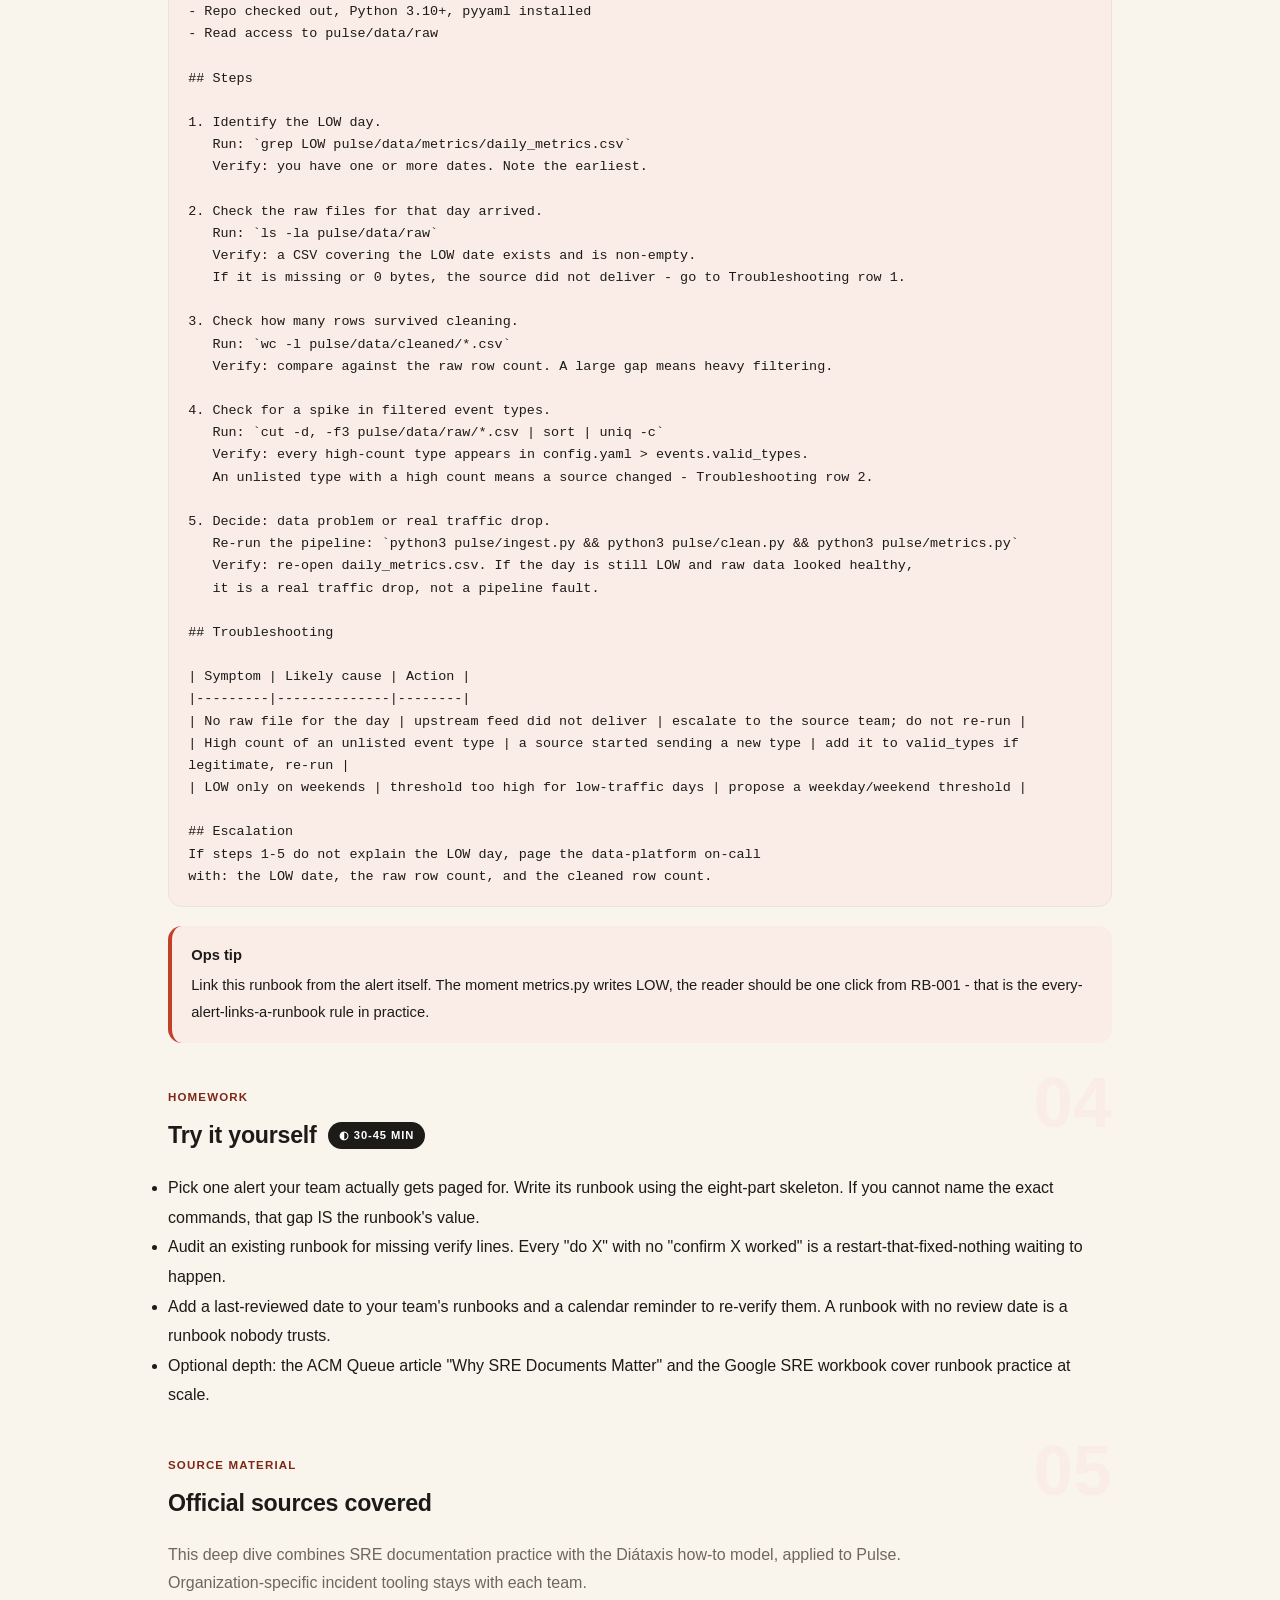
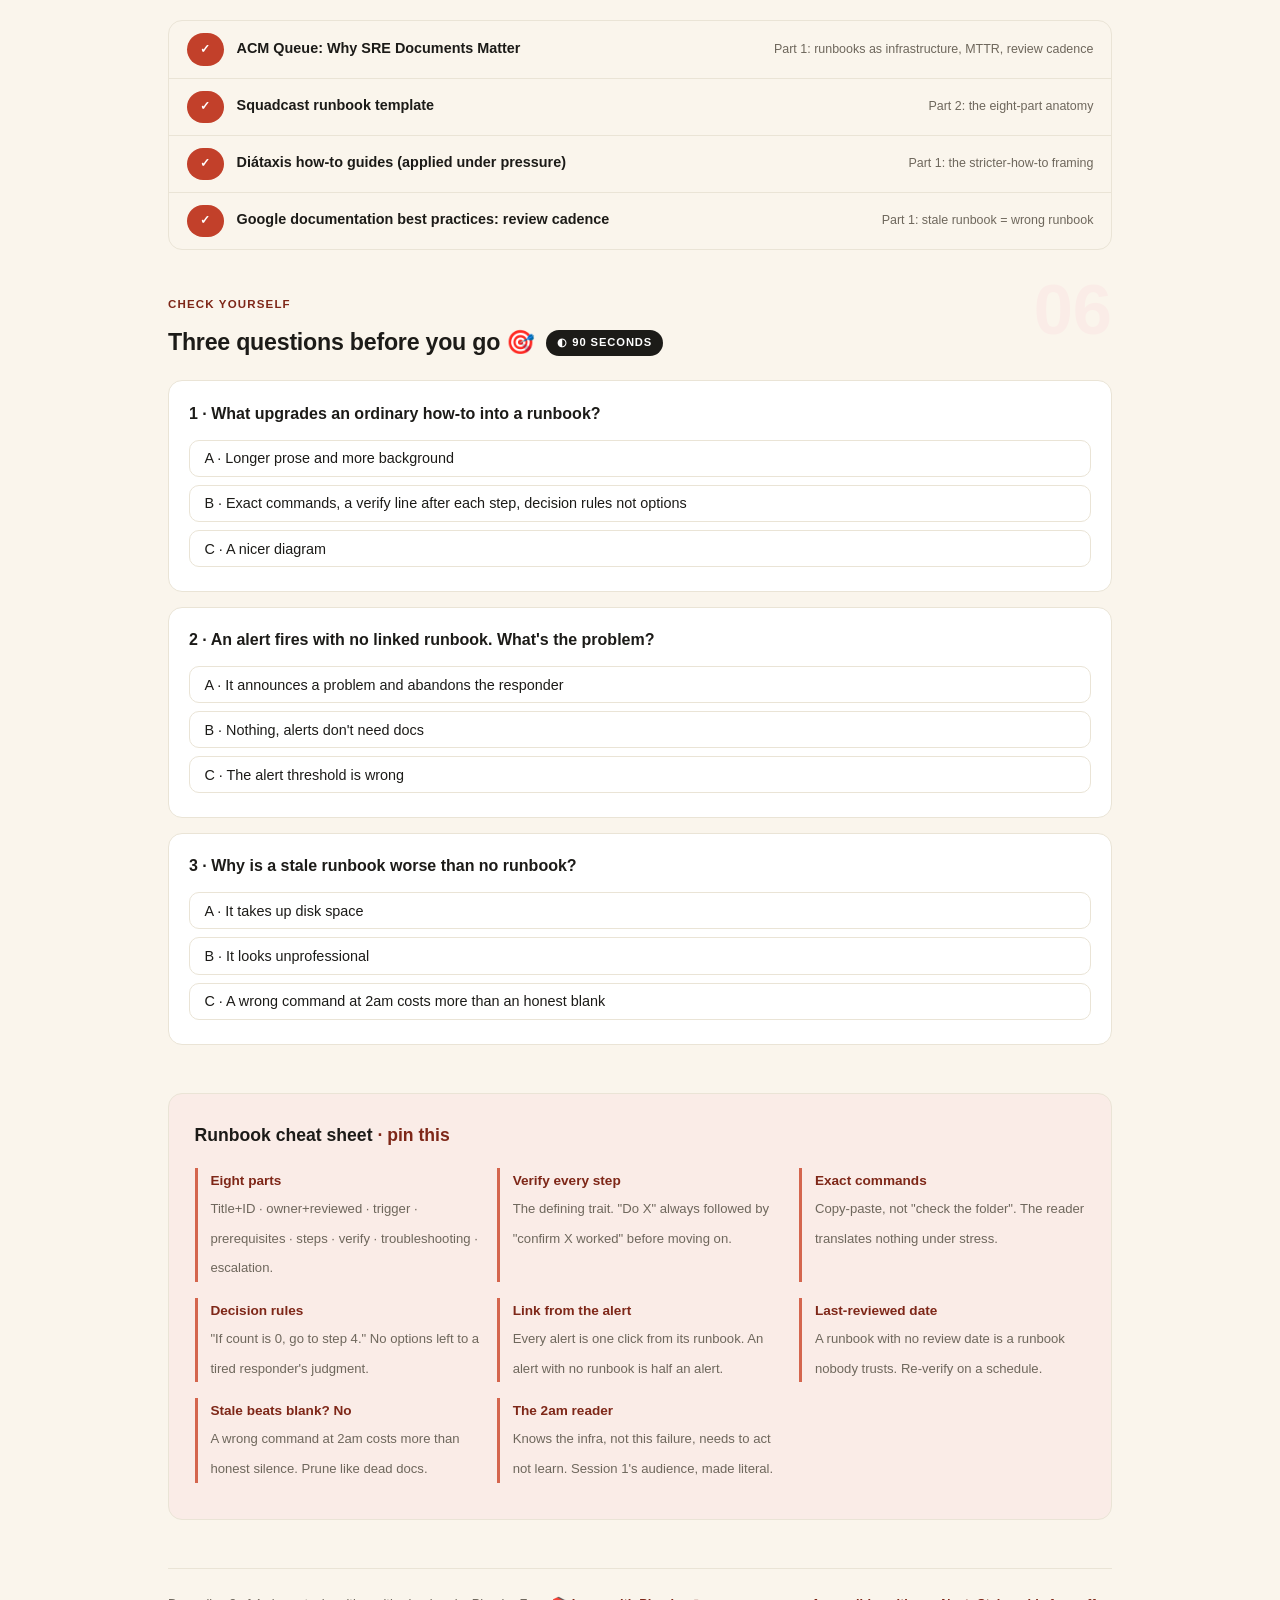
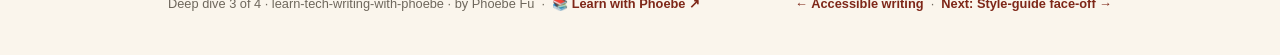
<file: courses/93-runbooks.html>
<!DOCTYPE html>
<html lang="en">
<head>
<meta charset="UTF-8">
<meta name="viewport" content="width=device-width, initial-scale=1.0">
<!-- social:start -->
<meta name="description" content="Deep dive 3 of 4. When a pipeline breaks, the clock starts. Every minute of confusion is a minute of wrong data, a paged engineer, or a missed SLA. Google&#x27;s SRE teams treat the doc that ends that...">
<meta property="og:type" content="article">
<meta property="og:site_name" content="Learn with Phoebe">
<meta property="og:title" content="Runbooks and ops docs - learn tech writing with phoebe">
<meta property="og:description" content="Deep dive 3 of 4. When a pipeline breaks, the clock starts. Every minute of confusion is a minute of wrong data, a paged engineer, or a missed SLA. Google&#x27;s SRE teams treat the doc that ends that...">
<meta property="og:url" content="https://phoebefu6.github.io/learn-tech-writing-with-phoebe/courses/93-runbooks.html">
<meta property="og:image" content="https://phoebefu6.github.io/learn-tech-writing-with-phoebe/assets/og-cover.png">
<meta property="og:image:width" content="1200">
<meta property="og:image:height" content="630">
<meta name="twitter:card" content="summary_large_image">
<meta name="twitter:title" content="Runbooks and ops docs - learn tech writing with phoebe">
<meta name="twitter:description" content="Deep dive 3 of 4. When a pipeline breaks, the clock starts. Every minute of confusion is a minute of wrong data, a paged engineer, or a missed SLA. Google&#x27;s SRE teams treat the doc that ends that...">
<meta name="twitter:image" content="https://phoebefu6.github.io/learn-tech-writing-with-phoebe/assets/og-cover.png">
<!-- social:end -->
<title>Deep dive · Runbooks and ops docs - learn tech writing with phoebe</title>
<link rel="stylesheet" href="../assets/style.css?v=27">
</head>
<body>

<div class="toolbar">
  <div class="wrap">
    <span class="crumb"><a href="../index.html">learn-tech-writing-with-phoebe</a> / Deep dive 3 of 4</span>
    <button class="btn" id="toggle-all" type="button">Expand all</button>
    <button class="btn primary" id="zoom-toggle" type="button">Projector zoom: off</button>
  </div>
</div>

<header class="masthead">
  <div class="wrap">
    <div class="eyebrow">Learn Tech Writing with Phoebe · Deep dive 3 of 4</div>
    <h1>Runbooks and <span class="accent">ops docs</span></h1>
    <p class="sub">The on-call engineer at 2am is the reader you named in Session 1's audience statement, made literal. A runbook is the doc you write for them: a how-to guide under operational pressure, with the stakes turned all the way up.</p>
    <div class="chip-row">
      <span class="chip level">🟣 Deep dive</span>
      <span class="chip audience">Self-paced</span>
      <span class="chip audience">On-call engineers &amp; data teams</span>
      <span class="chip time">60-90 min self-study</span>
    </div>
    <div class="agenda">
      <span class="a1" style="flex:1">0-10 · Why</span>
      <span class="a2" style="flex:2">10-35 · Anatomy</span>
      <span class="a3" style="flex:4">35-75 · Build the Pulse runbook</span>
      <span class="a4" style="flex:1">75-90 · Keep it alive</span>
    </div>
  </div>
</header>

<main class="wrap">

  <section class="section" id="intro">
    <div class="section-kicker">
      <span class="klabel">Part 0</span>
      <h2>Why this deep dive exists</h2>
    </div>
    <p class="lede">When a pipeline breaks, the clock starts. Every minute of confusion is a minute of wrong data, a paged engineer, or a missed SLA. Google's SRE teams treat the doc that ends that confusion - the runbook - as infrastructure, not paperwork. This deep dive upgrades Pulse's Session 5 how-to into a real one.</p>
    <div class="legend">
      <span class="pill solid">Self-study - read at your pace</span>
      <span class="pill peach">★ Try it now exercise</span>
      <span class="pill inkpill">Source: SRE practice + Diátaxis how-to</span>
    </div>
    <div class="callout win">
      <strong>★ What you walk out with</strong>
      The canonical runbook anatomy, the one rule that separates a runbook from an ordinary how-to (verify after every action), and docs/runbook-low-alert.md built from Pulse's real commands, ready to link from the LOW alert itself.
    </div>
  </section>

  <section class="section" id="pressure">
    <div class="section-kicker">
      <span class="klabel">Part 1 · covers SRE doc practice</span>
      <h2>Docs under pressure <span class="tag concept">10 min</span></h2>
    </div>
    <p class="lede">A how-to guide assumes a calm, competent reader working through a task by choice. A runbook assumes a stressed reader who was just woken up. Same Diátaxis quadrant, stricter rules.</p>

    <details class="card" open>
      <summary><span class="mode self">Self-study</span>Runbooks are infrastructure<span class="mini">3 min</span><span class="caret">▶</span></summary>
      <div class="body">
        <p>Google's SRE writing makes a blunt economic case: a good runbook lowers MTTR - mean time to recovery - by handing the responder a proven path instead of asking them to reinvent one under stress. The doc is part of the system's reliability, the same way monitoring and alerting are.</p>
        <ul>
          <li><strong>The 2am reader is your primary audience.</strong> This is Session 1's audience statement made concrete: they know your infra but not this specific failure, and they need to act, not learn.</li>
          <li><strong>Every alert should link to its runbook.</strong> An alert that fires with no linked recovery doc is half an alert - it announces a problem and abandons the responder.</li>
          <li><strong>A stale runbook is worse than none.</strong> A wrong command at 2am costs more than an honest blank. Runbooks get reviewed on a schedule, exactly like the delete-dead-docs rule from Session 7.</li>
        </ul>
      </div>
    </details>

    <details class="card">
      <summary><span class="mode self">Self-study</span>A runbook is a how-to with stricter rules<span class="mini">3 min</span><span class="caret">▶</span></summary>
      <div class="body">
        <p>From Session 5 you know a how-to guide: prerequisites, actionable steps, no teaching. A runbook keeps all of that and adds three constraints the pressure demands:</p>
<figure class="zoomable">
  <svg viewBox="0 0 880 300" xmlns="http://www.w3.org/2000/svg" role="img" aria-label="Before and after view of a runbook step: the how-to phrasing check the raw folder requires the reader to translate it into a command, while the runbook gives the exact command ls -la pulse data raw to copy and paste directly.">
    <style>
      .tw5aT { font: 700 13px Inter, sans-serif; fill: #1C1B18; }
      .tw5aH { font: 700 13px Inter, sans-serif; fill: #7E2718; }
      .tw5aHg { font: 700 13px Inter, sans-serif; fill: #C2402A; }
      .tw5aB { font: 400 12px Inter, sans-serif; fill: #1C1B18; }
      .tw5aC { font: 400 11.5px monospace; fill: #171613; }
      .tw5aN { font: 400 12px Inter, sans-serif; fill: #6E675C; }
    </style>
    <rect x="0" y="0" width="880" height="300" fill="#FAF5EC"/>
    <text class="tw5aT" x="40" y="28">Same step, described vs commanded</text>

    <rect x="40" y="50" width="390" height="180" rx="12" fill="#FEF2F2" stroke="#FCA5A5" stroke-width="1.5"/>
    <text class="tw5aH" x="58" y="84">&#10007; How-to: description</text>
    <text class="tw5aB" x="58" y="114">"Check the raw folder"</text>
    <text class="tw5aB" x="58" y="134">reader translates the step</text>
    <text class="tw5aB" x="58" y="154">translation = a delay under stress</text>

    <rect x="450" y="50" width="390" height="180" rx="12" fill="#FAECE7" stroke="#C2402A" stroke-width="1.5"/>
    <text class="tw5aHg" x="468" y="84">&#10003; Runbook: exact command</text>
    <text class="tw5aC" x="468" y="114">ls -la pulse/data/raw</text>
    <text class="tw5aB" x="468" y="134">copy, paste, run - no translating</text>
    <text class="tw5aB" x="468" y="154">same command, every responder</text>

    <text class="tw5aN" x="40" y="276">A runbook keeps a how-to's steps but swaps descriptions for exact, copy-pasteable commands.</text>
  </svg>
  <figcaption>&#128269; Click to zoom - runbooks give commands, not descriptions</figcaption>
</figure>

        <ul>
          <li><strong>Exact commands, not descriptions.</strong> "Check the raw folder" becomes <code>ls -la pulse/data/raw</code>. The reader copies and pastes; they do not translate.</li>
          <li><strong>Verify after every action.</strong> Each step says how to confirm it worked before moving on. This is the defining trait - more on it below.</li>
          <li><strong>Decision rules, not options.</strong> A how-to can say "you might also...". A runbook says "if the count is 0, go to step 4; otherwise go to step 5". No branching left to judgment.</li>
        </ul>
      </div>
    </details>
  </section>

  <section class="section" id="anatomy">
    <div class="section-kicker">
      <span class="klabel">Part 2 · covers the runbook template</span>
      <h2>Anatomy of a runbook <span class="tag concept">15 min</span></h2>
    </div>
    <p class="lede">The canonical structure is stable across SRE teams. Read it top to bottom the way a responder does: what fired, what I need, what to do, how to know it worked, what if it did not, who to call.</p>

    <figure class="zoomable">
      <svg viewBox="0 0 880 400" xmlns="http://www.w3.org/2000/svg" role="img" aria-label="Runbook anatomy as a vertical skeleton: trigger, prerequisites, steps with verify loop, troubleshooting, escalation">
        <style>
          .d3rT { font: 700 15px Inter, sans-serif; fill: #FFFFFF; }
          .d3rS { font: 400 12px Inter, sans-serif; fill: #FAECE7; }
          .d3rC { font: 700 14px Inter, sans-serif; fill: #7E2718; }
          .d3rX { font: 400 12px Inter, sans-serif; fill: #6E675C; }
          .d3rN { font: 600 13px Inter, sans-serif; fill: #33270A; }
        </style>
        <defs>
          <marker id="d3rAh" markerWidth="9" markerHeight="9" refX="7" refY="4.5" orient="auto">
            <path d="M0,0 L8,4.5 L0,9 z" fill="#CFC8B9"/>
          </marker>
        </defs>
        <rect x="250" y="20" width="380" height="46" rx="12" fill="#7E2718"/>
        <text class="d3rT" x="270" y="41">Metadata + trigger</text>
        <text class="d3rS" x="270" y="58">owner · last-reviewed · which alert fires this</text>

        <rect x="250" y="84" width="380" height="46" rx="12" fill="#C2402A"/>
        <text class="d3rT" x="270" y="105">Prerequisites</text>
        <text class="d3rS" x="270" y="122">access, tools, the repo checked out</text>

        <rect x="250" y="148" width="380" height="70" rx="12" fill="#D4664E"/>
        <text class="d3rT" x="270" y="176">Steps, each with a verify line</text>
        <text class="d3rS" x="270" y="196">exact command → confirm result → next</text>
        <path d="M636,183 C700,183 700,150 645,150" fill="none" stroke="#CFC8B9" stroke-width="2.5" marker-end="url(#d3rAh)"/>
        <text class="d3rX" x="660" y="205">loop</text>

        <rect x="250" y="236" width="380" height="46" rx="12" fill="#E5A08F"/>
        <text class="d3rC" x="270" y="257">Troubleshooting</text>
        <text class="d3rX" x="270" y="274" fill="#7E2718">common failure modes → what each means</text>

        <rect x="250" y="300" width="380" height="46" rx="12" fill="#FAECE7" stroke="#C2402A" stroke-width="1.5"/>
        <text class="d3rC" x="270" y="321">Escalation</text>
        <text class="d3rX" x="270" y="338">who to page when the steps run out</text>

        <rect x="250" y="368" width="14" height="14" rx="3" fill="#B98A1C"/>
        <text class="d3rN" x="274" y="380">The verify line after every action is what separates a runbook from a how-to guide.</text>
      </svg>
      <figcaption>🔍 Click to zoom - the runbook skeleton, read top to bottom under pressure</figcaption>
    </figure>

    <details class="card">
      <summary><span class="mode self">Self-study</span>The eight parts<span class="mini">4 min</span><span class="caret">▶</span></summary>
      <div class="body">
        <p>Every reliable runbook carries these, in order:</p>
        <table class="clean">
          <thead><tr><th>Part</th><th>What it answers</th></tr></thead>
          <tbody>
            <tr><td>Title + unique ID + short description</td><td>What is this and can I search for it</td></tr>
            <tr><td>Scope, owner, last-reviewed date</td><td>Who owns it, is it still trustworthy</td></tr>
            <tr><td>Trigger / when to use</td><td>Which alert or symptom brings me here</td></tr>
            <tr><td>Prerequisites</td><td>What access and tools I need first</td></tr>
            <tr><td>Steps with exact commands</td><td>What do I run, precisely</td></tr>
            <tr><td>Verification after each step</td><td>How do I know that worked</td></tr>
            <tr><td>Troubleshooting</td><td>What if a step does not go as expected</td></tr>
            <tr><td>Escalation contacts</td><td>Who do I page when I am out of steps</td></tr>
          </tbody>
        </table>
      </div>
    </details>

    <details class="card">
      <summary><span class="mode self">Self-study</span>Why the verify line matters<span class="mini">3 min</span><span class="caret">▶</span></summary>
      <div class="body">
        <p>The verify line is the runbook's whole reason to exist. Under stress, people skip ahead and assume a step worked. A runbook that says "re-run the pipeline" and stops has failed; one that says "re-run, then confirm daily_metrics.csv shows the day with events above 50" catches the case where the re-run silently changed nothing.</p>
        <div class="callout example">
          <span class="ex-pill">Real world</span>
          <p><strong>The restart that fixed nothing.</strong> A responder followed a runbook that said "restart the ingest service" and closed the incident. The service restarted fine, but the upstream feed was still down, so no data flowed. There was no verify line, so nobody checked. The alert re-fired 40 minutes later. One line - "confirm new rows arrive within 5 minutes" - would have caught it the first time.</p>
<figure class="zoomable">
  <svg viewBox="0 0 880 300" xmlns="http://www.w3.org/2000/svg" role="img" aria-label="Before and after view of an incident runbook step: restarting the ingest service with no verify line let the incident close while the upstream feed stayed down, until the alert re-fired forty minutes later, while adding one line confirming new rows arrive within five minutes would have caught it immediately.">
    <style>
      .tw5bT { font: 700 13px Inter, sans-serif; fill: #1C1B18; }
      .tw5bH { font: 700 13px Inter, sans-serif; fill: #7E2718; }
      .tw5bHg { font: 700 13px Inter, sans-serif; fill: #C2402A; }
      .tw5bB { font: 400 12px Inter, sans-serif; fill: #1C1B18; }
      .tw5bN { font: 400 12px Inter, sans-serif; fill: #6E675C; }
    </style>
    <rect x="0" y="0" width="880" height="300" fill="#FAF5EC"/>
    <text class="tw5bT" x="40" y="28">The restart that fixed nothing, and the fix</text>

    <rect x="40" y="50" width="390" height="180" rx="12" fill="#FEF2F2" stroke="#FCA5A5" stroke-width="1.5"/>
    <text class="tw5bH" x="58" y="84">&#10007; No verify line</text>
    <text class="tw5bB" x="58" y="114">"restart the ingest service"</text>
    <text class="tw5bB" x="58" y="134">incident closed, feed still down</text>
    <text class="tw5bB" x="58" y="154">alert re-fired 40 minutes later</text>

    <rect x="450" y="50" width="390" height="180" rx="12" fill="#FAECE7" stroke="#C2402A" stroke-width="1.5"/>
    <text class="tw5bHg" x="468" y="84">&#10003; Verify after every step</text>
    <text class="tw5bB" x="468" y="114">restart, then confirm rows arrive</text>
    <text class="tw5bB" x="468" y="134">"within 5 minutes"</text>
    <text class="tw5bB" x="468" y="154">catches a silent no-op restart</text>

    <text class="tw5bN" x="40" y="276">The verify line is the runbook's whole reason to exist: never assume a step worked.</text>
  </svg>
  <figcaption>&#128269; Click to zoom - never assume a step worked, verify it</figcaption>
</figure>

        </div>
      </div>
    </details>
  </section>

  <section class="section" id="demo-1">
    <div class="section-kicker">
      <span class="klabel">Build-along</span>
      <h2>Build the Pulse LOW-alert runbook <span class="tag demo">★ 30 min · build your own</span></h2>
    </div>
    <p class="lede">Session 5 gave you docs/how-to-diagnose-low-day.md - a solid how-to. Now upgrade it into docs/runbook-low-alert.md by adding the metadata, exact commands, a verify line per step, a troubleshooting table, and escalation.</p>

    <div class="steps">
      <div class="step"><p>Add the metadata block: owner, last-reviewed date, and the trigger - the alert column reads LOW in daily_metrics.csv.</p></div>
      <div class="step"><p>Turn each diagnostic into an exact command with a verify line. "Check raw files arrived" becomes a command plus what a healthy result looks like.</p></div>
      <div class="step"><p>Write the troubleshooting table: three common causes, each with what it means and where it points.</p></div>
      <div class="step"><p>Add the escalation line: who to page when the steps run out, and with what evidence in hand.</p></div>
    </div>

    <div class="prompt-box good"><span class="label">docs/runbook-low-alert.md</span># Runbook: LOW daily-events alert

- ID: RB-001
- Owner: data-platform team
- Last reviewed: 2026-07-17
- Trigger: the `alert` column reads `LOW` for any day in daily_metrics.csv
  (fires when a day has fewer than `alerts.min_daily_events` events)

## Prerequisites
- Repo checked out, Python 3.10+, pyyaml installed
- Read access to pulse/data/raw

## Steps

1. Identify the LOW day.
   Run: `grep LOW pulse/data/metrics/daily_metrics.csv`
   Verify: you have one or more dates. Note the earliest.

2. Check the raw files for that day arrived.
   Run: `ls -la pulse/data/raw`
   Verify: a CSV covering the LOW date exists and is non-empty.
   If it is missing or 0 bytes, the source did not deliver - go to Troubleshooting row 1.

3. Check how many rows survived cleaning.
   Run: `wc -l pulse/data/cleaned/*.csv`
   Verify: compare against the raw row count. A large gap means heavy filtering.

4. Check for a spike in filtered event types.
   Run: `cut -d, -f3 pulse/data/raw/*.csv | sort | uniq -c`
   Verify: every high-count type appears in config.yaml &gt; events.valid_types.
   An unlisted type with a high count means a source changed - Troubleshooting row 2.

5. Decide: data problem or real traffic drop.
   Re-run the pipeline: `python3 pulse/ingest.py &amp;&amp; python3 pulse/clean.py &amp;&amp; python3 pulse/metrics.py`
   Verify: re-open daily_metrics.csv. If the day is still LOW and raw data looked healthy,
   it is a real traffic drop, not a pipeline fault.

## Troubleshooting

| Symptom | Likely cause | Action |
|---------|--------------|--------|
| No raw file for the day | upstream feed did not deliver | escalate to the source team; do not re-run |
| High count of an unlisted event type | a source started sending a new type | add it to valid_types if legitimate, re-run |
| LOW only on weekends | threshold too high for low-traffic days | propose a weekday/weekend threshold |

## Escalation
If steps 1-5 do not explain the LOW day, page the data-platform on-call
with: the LOW date, the raw row count, and the cleaned row count.</div>

    <div class="callout tip">
      <strong>Ops tip</strong>
      Link this runbook from the alert itself. The moment metrics.py writes LOW, the reader should be one click from RB-001 - that is the every-alert-links-a-runbook rule in practice.
    </div>
  </section>

  <section class="section" id="exercise">
    <div class="section-kicker">
      <span class="klabel">Homework</span>
      <h2>Try it yourself <span class="tag exercise">◐ 30-45 min</span></h2>
    </div>
    <ul>
      <li>Pick one alert your team actually gets paged for. Write its runbook using the eight-part skeleton. If you cannot name the exact commands, that gap IS the runbook's value.</li>
      <li>Audit an existing runbook for missing verify lines. Every "do X" with no "confirm X worked" is a restart-that-fixed-nothing waiting to happen.</li>
      <li>Add a last-reviewed date to your team's runbooks and a calendar reminder to re-verify them. A runbook with no review date is a runbook nobody trusts.</li>
      <li>Optional depth: the ACM Queue article "Why SRE Documents Matter" and the Google SRE workbook cover runbook practice at scale.</li>
    </ul>
  </section>

  <section class="section" id="official">
    <div class="section-kicker">
      <span class="klabel">Source material</span>
      <h2>Official sources covered</h2>
    </div>
    <p class="lede">This deep dive combines SRE documentation practice with the Diátaxis how-to model, applied to Pulse. Organization-specific incident tooling stays with each team.</p>
    <div class="covered">
      <div class="covered-row"><span class="status pill solid">✓</span><span class="name">ACM Queue: Why SRE Documents Matter</span><span class="note">Part 1: runbooks as infrastructure, MTTR, review cadence</span></div>
      <div class="covered-row"><span class="status pill solid">✓</span><span class="name">Squadcast runbook template</span><span class="note">Part 2: the eight-part anatomy</span></div>
      <div class="covered-row"><span class="status pill solid">✓</span><span class="name">Diátaxis how-to guides (applied under pressure)</span><span class="note">Part 1: the stricter-how-to framing</span></div>
      <div class="covered-row"><span class="status pill solid">✓</span><span class="name">Google documentation best practices: review cadence</span><span class="note">Part 1: stale runbook = wrong runbook</span></div>
    </div>
  </section>

  <section class="section" id="quiz">
    <div class="section-kicker">
      <span class="klabel">Check yourself</span>
      <h2>Three questions before you go 🎯 <span class="tag exercise">◐ 90 seconds</span></h2>
    </div>
    <div class="quiz-q" data-answer="1">
      <p class="qtext">1 · What upgrades an ordinary how-to into a runbook?</p>
      <button class="qopt" type="button">A · Longer prose and more background</button>
      <button class="qopt" type="button">B · Exact commands, a verify line after each step, decision rules not options</button>
      <button class="qopt" type="button">C · A nicer diagram</button>
      <p class="qwhy">Pressure demands precision: copy-paste commands, confirmation after every action, and no branching left to a tired reader's judgment.</p>
    </div>
    <div class="quiz-q" data-answer="0">
      <p class="qtext">2 · An alert fires with no linked runbook. What's the problem?</p>
      <button class="qopt" type="button">A · It announces a problem and abandons the responder</button>
      <button class="qopt" type="button">B · Nothing, alerts don't need docs</button>
      <button class="qopt" type="button">C · The alert threshold is wrong</button>
      <p class="qwhy">Every alert should link its runbook. Without one, the responder starts from zero at the worst possible time.</p>
    </div>
    <div class="quiz-q" data-answer="2">
      <p class="qtext">3 · Why is a stale runbook worse than no runbook?</p>
      <button class="qopt" type="button">A · It takes up disk space</button>
      <button class="qopt" type="button">B · It looks unprofessional</button>
      <button class="qopt" type="button">C · A wrong command at 2am costs more than an honest blank</button>
      <p class="qwhy">A confident but outdated instruction sends the responder down a broken path. Review on a schedule, like deleting dead docs.</p>
    </div>
    <p class="quiz-score"></p>
  </section>

  <section class="cheat" id="cheatsheet">
    <h3>Runbook cheat sheet <span>· pin this</span></h3>
    <div class="grid-2">
      <div class="cheat-item"><b>Eight parts</b><span>Title+ID · owner+reviewed · trigger · prerequisites · steps · verify · troubleshooting · escalation.</span></div>
      <div class="cheat-item"><b>Verify every step</b><span>The defining trait. "Do X" always followed by "confirm X worked" before moving on.</span></div>
      <div class="cheat-item"><b>Exact commands</b><span>Copy-paste, not "check the folder". The reader translates nothing under stress.</span></div>
      <div class="cheat-item"><b>Decision rules</b><span>"If count is 0, go to step 4." No options left to a tired responder's judgment.</span></div>
      <div class="cheat-item"><b>Link from the alert</b><span>Every alert is one click from its runbook. An alert with no runbook is half an alert.</span></div>
      <div class="cheat-item"><b>Last-reviewed date</b><span>A runbook with no review date is a runbook nobody trusts. Re-verify on a schedule.</span></div>
      <div class="cheat-item"><b>Stale beats blank? No</b><span>A wrong command at 2am costs more than honest silence. Prune like dead docs.</span></div>
      <div class="cheat-item"><b>The 2am reader</b><span>Knows the infra, not this failure, needs to act not learn. Session 1's audience, made literal.</span></div>
    </div>
  </section>

  <footer class="pagefoot">
    <span>Deep dive 3 of 4 · learn-tech-writing-with-phoebe · by Phoebe Fu &nbsp;·&nbsp; 📚 <a href="https://phoebefu6.github.io/learn-with-phoebe/">Learn with Phoebe ↗</a></span>
    <span><a href="92-accessible-writing.html">← Accessible writing</a> &nbsp;·&nbsp; <a href="94-style-guide-face-off.html">Next: Style-guide face-off →</a></span>
  </footer>

</main>

<script src="../assets/app.js?v=26"></script>
</body>
</html>
</file>
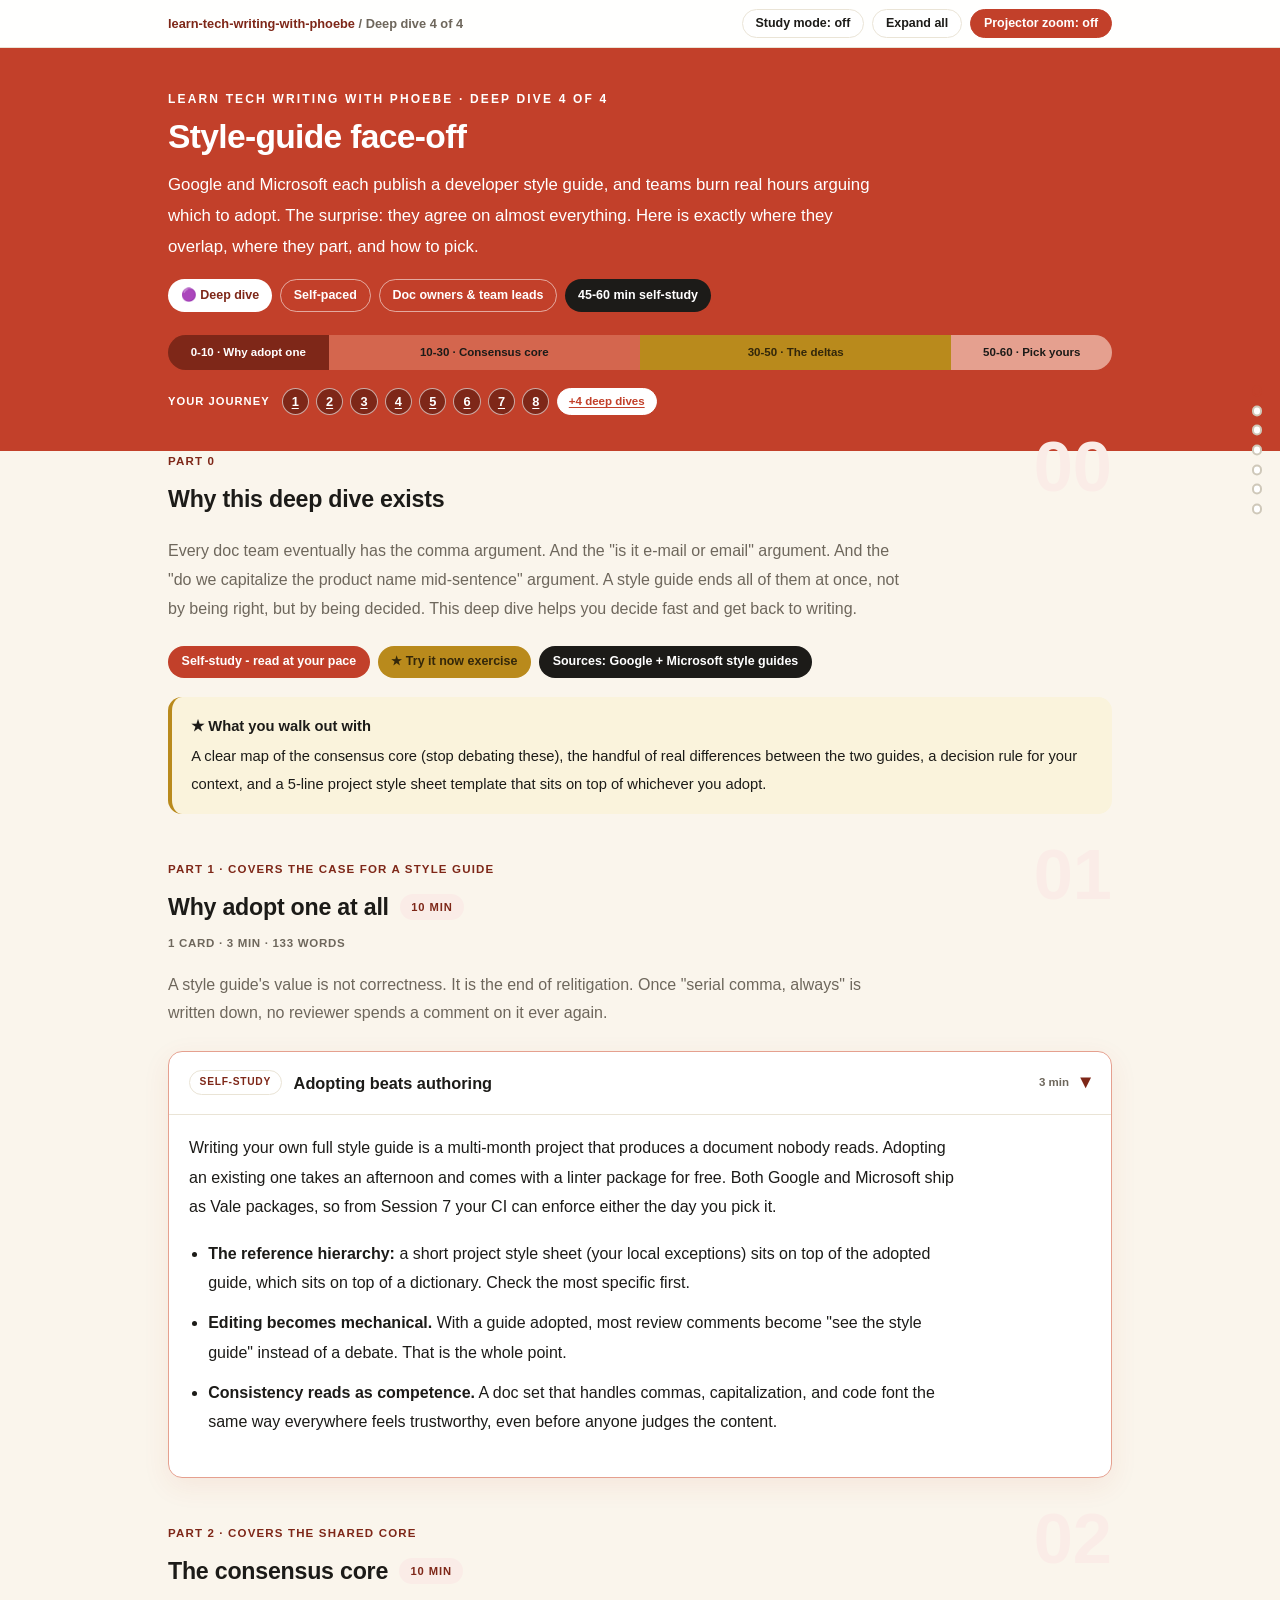
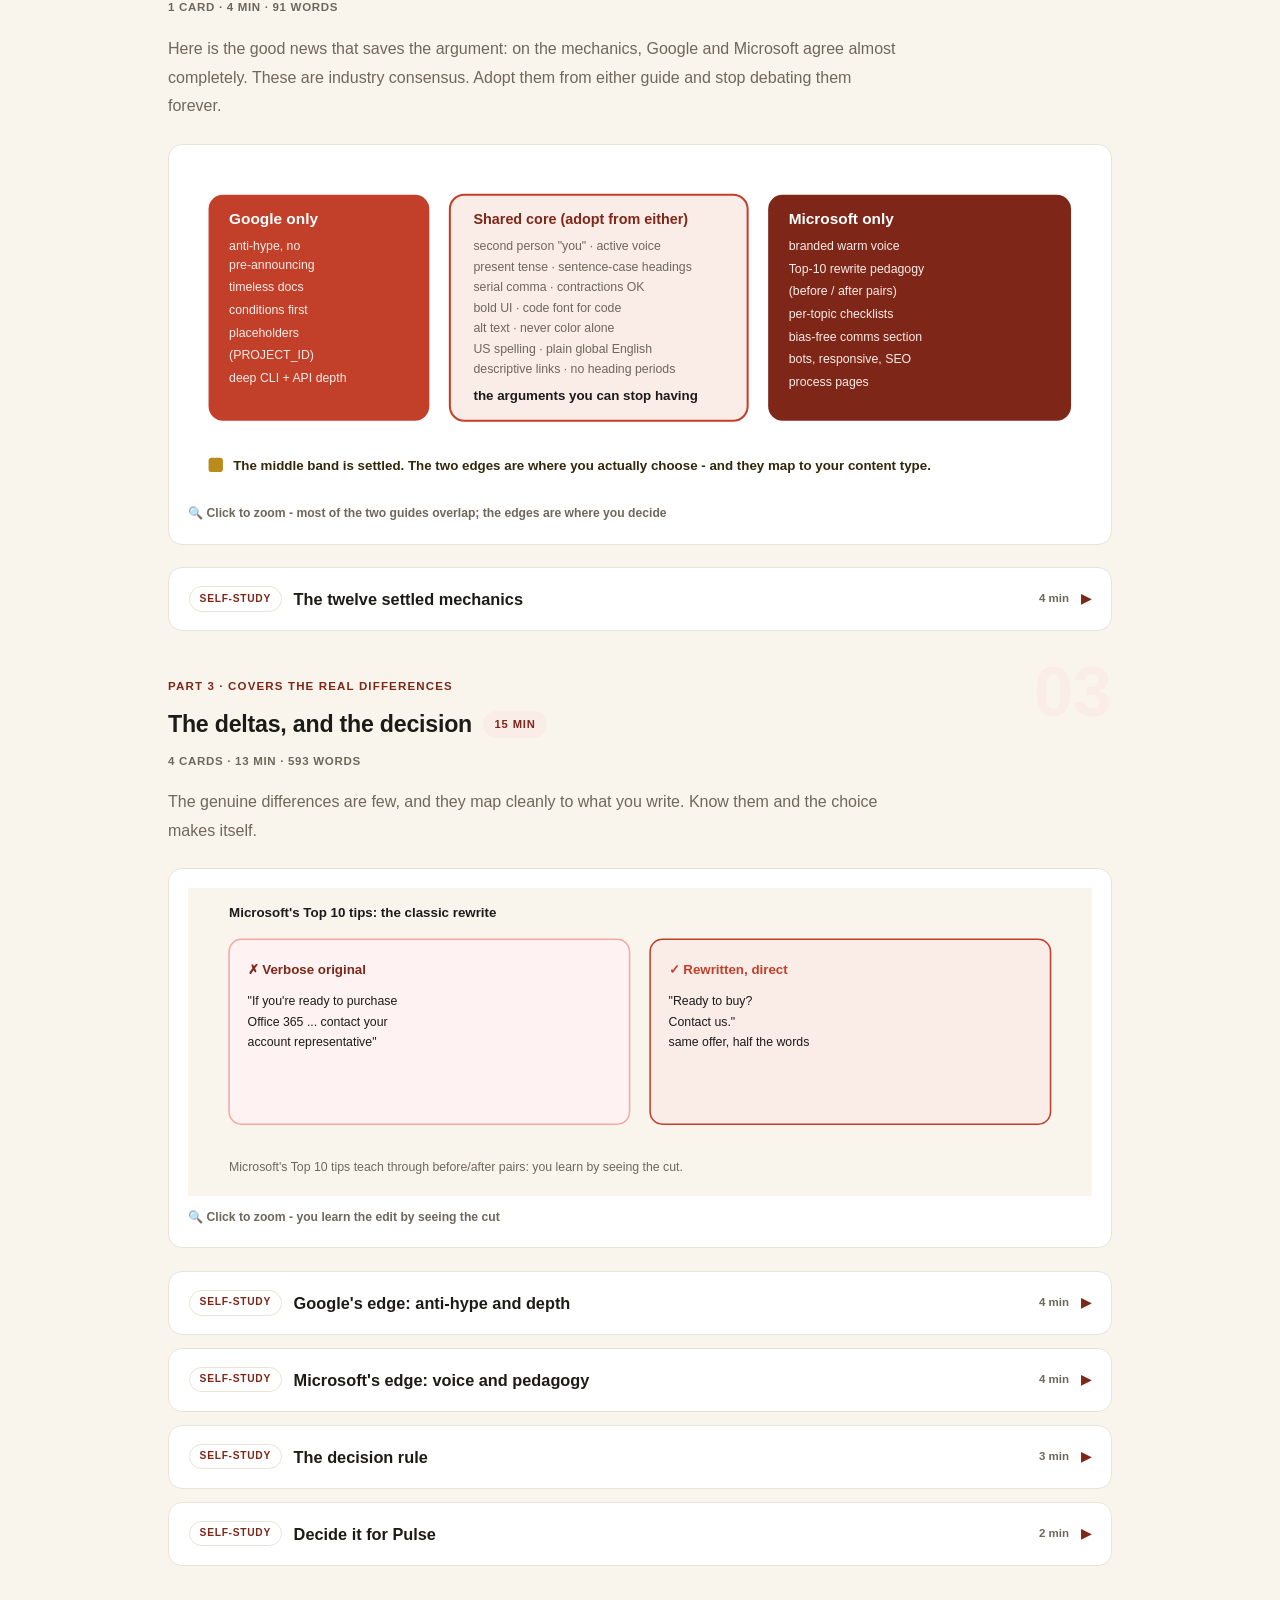
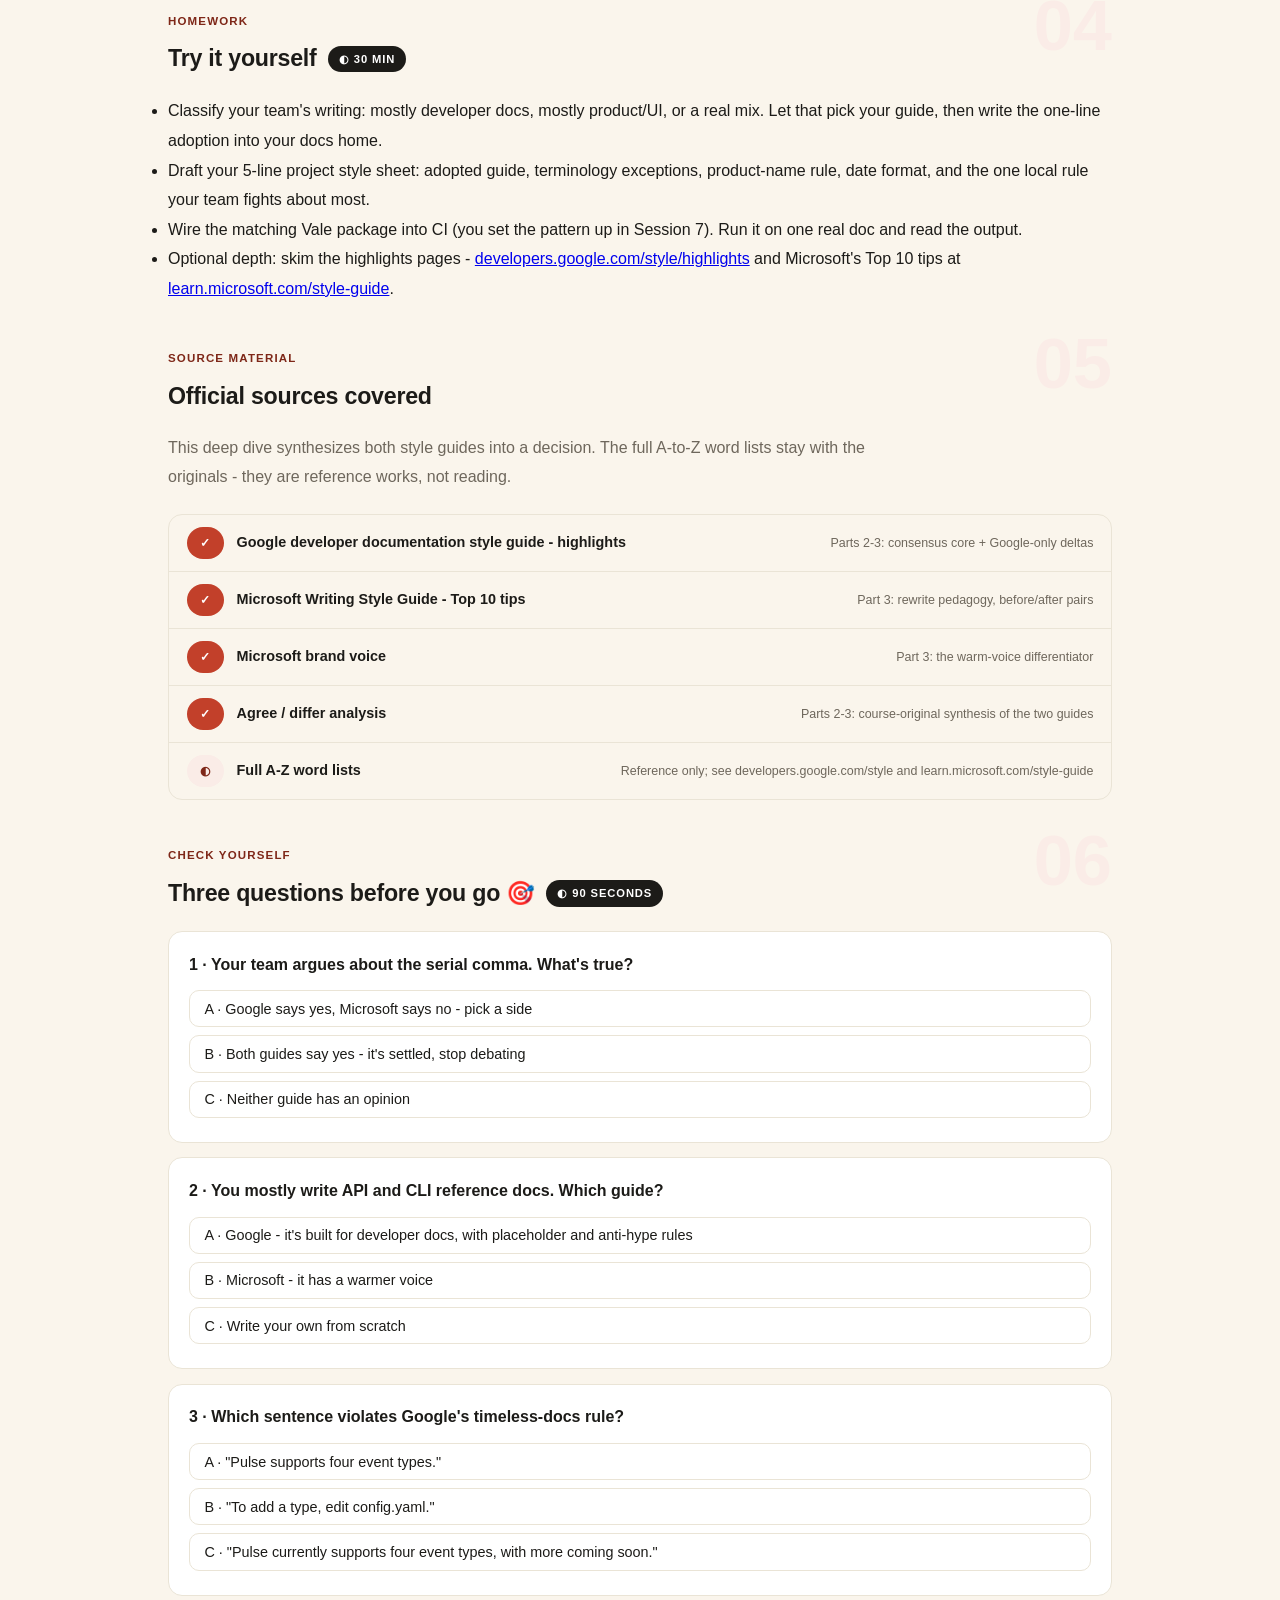
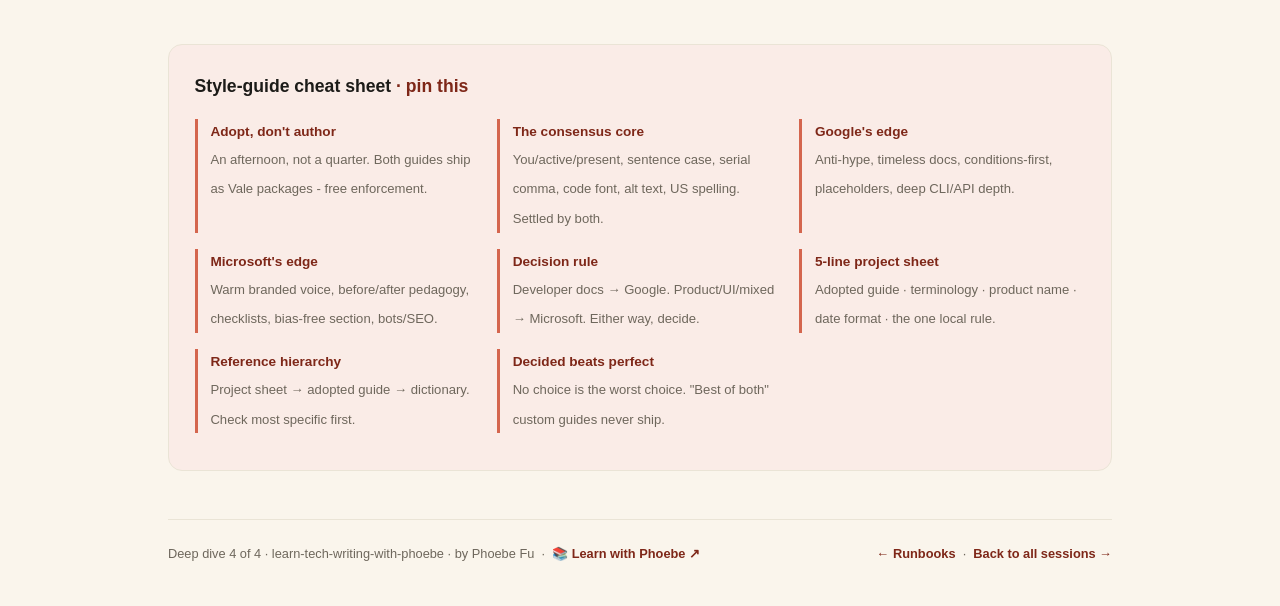
<file: courses/94-style-guide-face-off.html>
<!DOCTYPE html>
<html lang="en">
<head>
<meta charset="UTF-8">
<meta name="viewport" content="width=device-width, initial-scale=1.0">
<!-- social:start -->
<meta name="description" content="Deep dive 4 of 4. Every doc team eventually has the comma argument. And the &quot;is it e-mail or email&quot; argument. And the &quot;do we capitalize the product name mid-sentence&quot; argument. A style guide ends all...">
<meta property="og:type" content="article">
<meta property="og:site_name" content="Learn with Phoebe">
<meta property="og:title" content="Style-guide face-off - learn tech writing with phoebe">
<meta property="og:description" content="Deep dive 4 of 4. Every doc team eventually has the comma argument. And the &quot;is it e-mail or email&quot; argument. And the &quot;do we capitalize the product name mid-sentence&quot; argument. A style guide ends all...">
<meta property="og:url" content="https://phoebefu6.github.io/learn-tech-writing-with-phoebe/courses/94-style-guide-face-off.html">
<meta property="og:image" content="https://phoebefu6.github.io/learn-tech-writing-with-phoebe/assets/og-cover.png">
<meta property="og:image:width" content="1200">
<meta property="og:image:height" content="630">
<meta name="twitter:card" content="summary_large_image">
<meta name="twitter:title" content="Style-guide face-off - learn tech writing with phoebe">
<meta name="twitter:description" content="Deep dive 4 of 4. Every doc team eventually has the comma argument. And the &quot;is it e-mail or email&quot; argument. And the &quot;do we capitalize the product name mid-sentence&quot; argument. A style guide ends all...">
<meta name="twitter:image" content="https://phoebefu6.github.io/learn-tech-writing-with-phoebe/assets/og-cover.png">
<!-- social:end -->
<title>Deep dive · Style-guide face-off: Google vs Microsoft - learn tech writing with phoebe</title>
<link rel="stylesheet" href="../assets/style.css?v=27">
</head>
<body>

<div class="toolbar">
  <div class="wrap">
    <span class="crumb"><a href="../index.html">learn-tech-writing-with-phoebe</a> / Deep dive 4 of 4</span>
    <button class="btn" id="toggle-all" type="button">Expand all</button>
    <button class="btn primary" id="zoom-toggle" type="button">Projector zoom: off</button>
  </div>
</div>

<header class="masthead">
  <div class="wrap">
    <div class="eyebrow">Learn Tech Writing with Phoebe · Deep dive 4 of 4</div>
    <h1>Style-guide <span class="accent">face-off</span></h1>
    <p class="sub">Google and Microsoft each publish a developer style guide, and teams burn real hours arguing which to adopt. The surprise: they agree on almost everything. Here is exactly where they overlap, where they part, and how to pick.</p>
    <div class="chip-row">
      <span class="chip level">🟣 Deep dive</span>
      <span class="chip audience">Self-paced</span>
      <span class="chip audience">Doc owners &amp; team leads</span>
      <span class="chip time">45-60 min self-study</span>
    </div>
    <div class="agenda">
      <span class="a1" style="flex:1">0-10 · Why adopt one</span>
      <span class="a2" style="flex:2">10-30 · Consensus core</span>
      <span class="a3" style="flex:2">30-50 · The deltas</span>
      <span class="a4" style="flex:1">50-60 · Pick yours</span>
    </div>
  </div>
</header>

<main class="wrap">

  <section class="section" id="intro">
    <div class="section-kicker">
      <span class="klabel">Part 0</span>
      <h2>Why this deep dive exists</h2>
    </div>
    <p class="lede">Every doc team eventually has the comma argument. And the "is it e-mail or email" argument. And the "do we capitalize the product name mid-sentence" argument. A style guide ends all of them at once, not by being right, but by being decided. This deep dive helps you decide fast and get back to writing.</p>
    <div class="legend">
      <span class="pill solid">Self-study - read at your pace</span>
      <span class="pill peach">★ Try it now exercise</span>
      <span class="pill inkpill">Sources: Google + Microsoft style guides</span>
    </div>
    <div class="callout win">
      <strong>★ What you walk out with</strong>
      A clear map of the consensus core (stop debating these), the handful of real differences between the two guides, a decision rule for your context, and a 5-line project style sheet template that sits on top of whichever you adopt.
    </div>
  </section>

  <section class="section" id="why-adopt">
    <div class="section-kicker">
      <span class="klabel">Part 1 · covers the case for a style guide</span>
      <h2>Why adopt one at all <span class="tag concept">10 min</span></h2>
    </div>
    <p class="lede">A style guide's value is not correctness. It is the end of relitigation. Once "serial comma, always" is written down, no reviewer spends a comment on it ever again.</p>

    <details class="card" open>
      <summary><span class="mode self">Self-study</span>Adopting beats authoring<span class="mini">3 min</span><span class="caret">▶</span></summary>
      <div class="body">
        <p>Writing your own full style guide is a multi-month project that produces a document nobody reads. Adopting an existing one takes an afternoon and comes with a linter package for free. Both Google and Microsoft ship as Vale packages, so from Session 7 your CI can enforce either the day you pick it.</p>
        <ul>
          <li><strong>The reference hierarchy:</strong> a short project style sheet (your local exceptions) sits on top of the adopted guide, which sits on top of a dictionary. Check the most specific first.</li>
          <li><strong>Editing becomes mechanical.</strong> With a guide adopted, most review comments become "see the style guide" instead of a debate. That is the whole point.</li>
          <li><strong>Consistency reads as competence.</strong> A doc set that handles commas, capitalization, and code font the same way everywhere feels trustworthy, even before anyone judges the content.</li>
        </ul>
      </div>
    </details>
  </section>

  <section class="section" id="consensus">
    <div class="section-kicker">
      <span class="klabel">Part 2 · covers the shared core</span>
      <h2>The consensus core <span class="tag concept">10 min</span></h2>
    </div>
    <p class="lede">Here is the good news that saves the argument: on the mechanics, Google and Microsoft agree almost completely. These are industry consensus. Adopt them from either guide and stop debating them forever.</p>

    <figure class="zoomable">
      <svg viewBox="0 0 880 320" xmlns="http://www.w3.org/2000/svg" role="img" aria-label="Google and Microsoft style guides share a large consensus core, with a few guide-specific items on each side">
        <style>
          .d4vT { font: 700 15px Inter, sans-serif; fill: #FFFFFF; }
          .d4vS { font: 400 12px Inter, sans-serif; fill: #FAECE7; }
          .d4vC { font: 700 14px Inter, sans-serif; fill: #7E2718; }
          .d4vX { font: 400 12px Inter, sans-serif; fill: #6E675C; }
          .d4vB { font: 700 13px Inter, sans-serif; fill: #1C1B18; }
          .d4vN { font: 600 13px Inter, sans-serif; fill: #33270A; }
        </style>
        <rect x="20" y="30" width="215" height="220" rx="14" fill="#C2402A"/>
        <text class="d4vT" x="40" y="58">Google only</text>
        <text class="d4vS" x="40" y="84">anti-hype, no</text>
        <text class="d4vS" x="40" y="102">pre-announcing</text>
        <text class="d4vS" x="40" y="124">timeless docs</text>
        <text class="d4vS" x="40" y="146">conditions first</text>
        <text class="d4vS" x="40" y="168">placeholders</text>
        <text class="d4vS" x="40" y="190">(PROJECT_ID)</text>
        <text class="d4vS" x="40" y="212">deep CLI + API depth</text>

        <rect x="255" y="30" width="290" height="220" rx="14" fill="#FAECE7" stroke="#C2402A" stroke-width="2"/>
        <text class="d4vC" x="278" y="58">Shared core (adopt from either)</text>
        <text class="d4vX" x="278" y="84">second person "you" · active voice</text>
        <text class="d4vX" x="278" y="104">present tense · sentence-case headings</text>
        <text class="d4vX" x="278" y="124">serial comma · contractions OK</text>
        <text class="d4vX" x="278" y="144">bold UI · code font for code</text>
        <text class="d4vX" x="278" y="164">alt text · never color alone</text>
        <text class="d4vX" x="278" y="184">US spelling · plain global English</text>
        <text class="d4vX" x="278" y="204">descriptive links · no heading periods</text>
        <text class="d4vB" x="278" y="230">the arguments you can stop having</text>

        <rect x="565" y="30" width="295" height="220" rx="14" fill="#7E2718"/>
        <text class="d4vT" x="585" y="58">Microsoft only</text>
        <text class="d4vS" x="585" y="84">branded warm voice</text>
        <text class="d4vS" x="585" y="106">Top-10 rewrite pedagogy</text>
        <text class="d4vS" x="585" y="128">(before / after pairs)</text>
        <text class="d4vS" x="585" y="150">per-topic checklists</text>
        <text class="d4vS" x="585" y="172">bias-free comms section</text>
        <text class="d4vS" x="585" y="194">bots, responsive, SEO</text>
        <text class="d4vS" x="585" y="216">process pages</text>

        <rect x="20" y="286" width="14" height="14" rx="3" fill="#B98A1C"/>
        <text class="d4vN" x="44" y="298">The middle band is settled. The two edges are where you actually choose - and they map to your content type.</text>
      </svg>
      <figcaption>🔍 Click to zoom - most of the two guides overlap; the edges are where you decide</figcaption>
    </figure>

    <details class="card">
      <summary><span class="mode self">Self-study</span>The twelve settled mechanics<span class="mini">4 min</span><span class="caret">▶</span></summary>
      <div class="body">
        <p>Both guides say the same thing on all of these. Treat them as decided:</p>
        <table class="clean">
          <thead><tr><th>Rule</th><th>Both guides</th></tr></thead>
          <tbody>
            <tr><td>Person</td><td>Second person "you"</td></tr>
            <tr><td>Voice</td><td>Active, actor first</td></tr>
            <tr><td>Tense</td><td>Present; avoid "will" for behavior</td></tr>
            <tr><td>Headings</td><td>Sentence case, no end punctuation</td></tr>
            <tr><td>Commas</td><td>Serial / Oxford comma always</td></tr>
            <tr><td>Contractions</td><td>Fine, and friendly</td></tr>
            <tr><td>Code and UI</td><td>Code font for code, bold for UI elements</td></tr>
            <tr><td>Accessibility</td><td>Alt text; never rely on color alone</td></tr>
            <tr><td>Spelling</td><td>US spelling, plain global English</td></tr>
            <tr><td>Links</td><td>Descriptive text, never "click here"</td></tr>
          </tbody>
        </table>
        <p>If your team is arguing about any row above, the argument is already settled by both authorities. Point at the table and move on.</p>
      </div>
    </details>
  </section>

  <section class="section" id="deltas">
    <div class="section-kicker">
      <span class="klabel">Part 3 · covers the real differences</span>
      <h2>The deltas, and the decision <span class="tag concept">15 min</span></h2>
    </div>
    <p class="lede">The genuine differences are few, and they map cleanly to what you write. Know them and the choice makes itself.</p>
<figure class="zoomable">
  <svg viewBox="0 0 880 300" xmlns="http://www.w3.org/2000/svg" role="img" aria-label="Before and after view of Microsoft's rewrite pedagogy: the verbose original if you're ready to purchase Office 365 for your organization, contact your Microsoft account representative becomes Ready to buy? Contact us, the same offer in far fewer words.">
    <style>
      .tw6aT { font: 700 13px Inter, sans-serif; fill: #1C1B18; }
      .tw6aH { font: 700 13px Inter, sans-serif; fill: #7E2718; }
      .tw6aHg { font: 700 13px Inter, sans-serif; fill: #C2402A; }
      .tw6aB { font: 400 12px Inter, sans-serif; fill: #1C1B18; }
      .tw6aN { font: 400 12px Inter, sans-serif; fill: #6E675C; }
    </style>
    <rect x="0" y="0" width="880" height="300" fill="#FAF5EC"/>
    <text class="tw6aT" x="40" y="28">Microsoft's Top 10 tips: the classic rewrite</text>

    <rect x="40" y="50" width="390" height="180" rx="12" fill="#FEF2F2" stroke="#FCA5A5" stroke-width="1.5"/>
    <text class="tw6aH" x="58" y="84">&#10007; Verbose original</text>
    <text class="tw6aB" x="58" y="114">"If you're ready to purchase</text>
    <text class="tw6aB" x="58" y="134">Office 365 ... contact your</text>
    <text class="tw6aB" x="58" y="154">account representative"</text>

    <rect x="450" y="50" width="390" height="180" rx="12" fill="#FAECE7" stroke="#C2402A" stroke-width="1.5"/>
    <text class="tw6aHg" x="468" y="84">&#10003; Rewritten, direct</text>
    <text class="tw6aB" x="468" y="114">"Ready to buy?</text>
    <text class="tw6aB" x="468" y="134">Contact us."</text>
    <text class="tw6aB" x="468" y="154">same offer, half the words</text>

    <text class="tw6aN" x="40" y="276">Microsoft's Top 10 tips teach through before/after pairs: you learn by seeing the cut.</text>
  </svg>
  <figcaption>&#128269; Click to zoom - you learn the edit by seeing the cut</figcaption>
</figure>


    <details class="card">
      <summary><span class="mode self">Self-study</span>Google's edge: anti-hype and depth<span class="mini">4 min</span><span class="caret">▶</span></summary>
      <div class="body">
        <p>Google's guide is a pure developer-docs rulebook, and it carries a few disciplines Microsoft's does not emphasize:</p>
        <ul>
          <li><strong>Anti-hype and timeless docs.</strong> No marketing claims, no pre-announcing features, and avoid time-bound words like "currently", "new", or "soon". "Pulse currently supports four event types" ages the day a fifth ships; "Pulse supports these event types" stays true.</li>
          <li><strong>Conditions before instructions.</strong> "If the staged folder is empty, run ingest.py" not "run ingest.py if the folder is empty". The reader needs the condition before the action.</li>
          <li><strong>Placeholder convention and interface depth.</strong> Capitalized italic code for placeholders (PROJECT_ID), plus deep coverage of command-line syntax, API reference comments, and reserved example domains.</li>
        </ul>
      </div>
    </details>

    <details class="card">
      <summary><span class="mode self">Self-study</span>Microsoft's edge: voice and pedagogy<span class="mini">4 min</span><span class="caret">▶</span></summary>
      <div class="body">
        <p>Microsoft's guide covers all communication, not just developer docs, and teaches differently:</p>
        <ul>
          <li><strong>A branded voice.</strong> "Warm and relaxed, crisp and clear, ready to lend a hand" - useful when your docs sit next to product and marketing copy and need to sound like one company.</li>
          <li><strong>Rewrite pedagogy.</strong> The Top 10 tips teach through before/after pairs. The classic: "If you're ready to purchase Office 365 for your organization, contact your Microsoft account representative" becomes "Ready to buy? Contact us." You learn by seeing the cut.</li>
          <li><strong>Breadth.</strong> Per-topic checklists, a full bias-free communication section, and coverage of chatbots, responsive content, and SEO - plus process pages for planning and publishing review.</li>
        </ul>
      </div>
    </details>

    <details class="card">
      <summary><span class="mode self">Self-study</span>The decision rule<span class="mini">3 min</span><span class="caret">▶</span></summary>
      <div class="body">
        <p>It comes down to what you mostly write:</p>
        <ul>
          <li><strong>Developer docs, APIs, CLIs, READMEs</strong> - adopt <strong>Google</strong>. It is built for exactly this, and its anti-hype and placeholder rules pay off immediately.</li>
          <li><strong>Product UI text, help centers, mixed marketing-adjacent content</strong> - adopt <strong>Microsoft</strong>. Its voice and breadth cover the ground Google leaves out.</li>
          <li><strong>Either way, adopt one.</strong> The worst choice is no choice. Vale ships both as packages, so enforcement costs nothing once you decide.</li>
        </ul>
        <div class="prompt-box good"><span class="label">docs/style.md - the 5-line project style sheet</span># Pulse style

- Adopted guide: Google developer documentation style guide
- Terminology: "event type" (not "event kind"); "pipeline" (not "job")
- Product name: Pulse, capitalized, never all-caps
- Dates: ISO 8601, YYYY-MM-DD, always
- Local rule: docs use "run" for commands, "call" only for functions</div>
      </div>
    </details>

    <details class="card">
      <summary><span class="mode self">Self-study</span>Decide it for Pulse<span class="mini">2 min</span><span class="caret">▶</span></summary>
      <div class="body">
        <p>Pulse is a developer pipeline documented for analysts and engineers - squarely developer docs. So the decision is Google, and you record it in one line of DOCS.md. The nice part: Vale has been linting Pulse's docs with the Google package since Session 7, so the choice was already half-made. This deep dive just names it and writes it down. Full circle.</p>
<figure class="zoomable">
  <svg viewBox="0 0 880 340" xmlns="http://www.w3.org/2000/svg" role="img" aria-label="A decision tree for choosing a style guide: if you mostly write developer docs, APIs, CLIs or READMEs, adopt Google, and if you write product UI text or help center content, adopt Microsoft; Pulse writes developer docs, so it adopts Google.">
    <style>
      .tw6bT { font: 700 13px Inter, sans-serif; fill: #1C1B18; }
      .tw6bQ { font: 600 12.5px Inter, sans-serif; fill: #1C1B18; }
      .tw6bO { font: 700 12px Inter, sans-serif; fill: #7E2718; }
      .tw6bS { font: 400 11px Inter, sans-serif; fill: #6E675C; }
      .tw6bE { font: 600 11px Inter, sans-serif; fill: #6E675C; }
      .tw6bP { font: 700 11px Inter, sans-serif; fill: #FFFFFF; }
      .tw6bN { font: 400 12px Inter, sans-serif; fill: #6E675C; }
    </style>
    <rect x="0" y="0" width="880" height="340" fill="#FAF5EC"/>
    <text class="tw6bT" x="40" y="28">Two guides, one decision rule</text>

    <rect x="40" y="142" width="240" height="56" rx="10" fill="#FAECE7" stroke="#C2402A" stroke-width="1.6"/>
    <text class="tw6bQ" x="160" y="175" text-anchor="middle">What do you mostly write?</text>

    <path d="M280,170 L460,170 L460,88 L640,88" fill="none" stroke="#7E2718" stroke-width="1.6"/>
    <path d="M280,170 L460,170 L460,252 L640,252" fill="none" stroke="#7E2718" stroke-width="1.6"/>
    <text class="tw6bE" x="470" y="150" text-anchor="start">dev docs</text>
    <text class="tw6bE" x="470" y="196" text-anchor="start">UI text</text>

    <rect x="640" y="60" width="200" height="56" rx="10" fill="#FAECE7" stroke="#C2402A" stroke-width="1.6"/>
    <text class="tw6bO" x="660" y="82">ADOPT GOOGLE</text>
    <text class="tw6bS" x="660" y="100">APIs, CLIs, READMEs</text>

    <rect x="640" y="126" width="200" height="26" rx="6" fill="#C2402A"/>
    <text class="tw6bP" x="650" y="143">Pulse: developer pipeline</text>

    <rect x="640" y="224" width="200" height="56" rx="10" fill="#FAECE7" stroke="#C2402A" stroke-width="1.6"/>
    <text class="tw6bO" x="660" y="246">ADOPT MICROSOFT</text>
    <text class="tw6bS" x="660" y="264">UI text, help centers</text>

    <text class="tw6bN" x="40" y="316">Pulse writes developer docs, so the decision is Google - already half made by Vale's linting.</text>
  </svg>
  <figcaption>&#128269; Click to zoom - decided beats perfect: adopt one and move on</figcaption>
</figure>

        <div class="callout example">
          <span class="ex-pill">Real world</span>
          <p><strong>The team that adopted both and shipped neither.</strong> One org spent two sprints comparing the guides line by line to build a "best of both" custom guide. It was never finished, so reviewers kept arguing anyway. A team next door adopted Google verbatim in an afternoon, added a 6-line project sheet, and never had the comma argument again. Decided beats perfect.</p>
        </div>
      </div>
    </details>
  </section>

  <section class="section" id="exercise">
    <div class="section-kicker">
      <span class="klabel">Homework</span>
      <h2>Try it yourself <span class="tag exercise">◐ 30 min</span></h2>
    </div>
    <ul>
      <li>Classify your team's writing: mostly developer docs, mostly product/UI, or a real mix. Let that pick your guide, then write the one-line adoption into your docs home.</li>
      <li>Draft your 5-line project style sheet: adopted guide, terminology exceptions, product-name rule, date format, and the one local rule your team fights about most.</li>
      <li>Wire the matching Vale package into CI (you set the pattern up in Session 7). Run it on one real doc and read the output.</li>
      <li>Optional depth: skim the highlights pages - <a href="https://developers.google.com/style/highlights">developers.google.com/style/highlights</a> and Microsoft's Top 10 tips at <a href="https://learn.microsoft.com/en-us/style-guide/top-10-tips-style-voice">learn.microsoft.com/style-guide</a>.</li>
    </ul>
  </section>

  <section class="section" id="official">
    <div class="section-kicker">
      <span class="klabel">Source material</span>
      <h2>Official sources covered</h2>
    </div>
    <p class="lede">This deep dive synthesizes both style guides into a decision. The full A-to-Z word lists stay with the originals - they are reference works, not reading.</p>
    <div class="covered">
      <div class="covered-row"><span class="status pill solid">✓</span><span class="name">Google developer documentation style guide - highlights</span><span class="note">Parts 2-3: consensus core + Google-only deltas</span></div>
      <div class="covered-row"><span class="status pill solid">✓</span><span class="name">Microsoft Writing Style Guide - Top 10 tips</span><span class="note">Part 3: rewrite pedagogy, before/after pairs</span></div>
      <div class="covered-row"><span class="status pill solid">✓</span><span class="name">Microsoft brand voice</span><span class="note">Part 3: the warm-voice differentiator</span></div>
      <div class="covered-row"><span class="status pill solid">✓</span><span class="name">Agree / differ analysis</span><span class="note">Parts 2-3: course-original synthesis of the two guides</span></div>
      <div class="covered-row"><span class="status pill light">◐</span><span class="name">Full A-Z word lists</span><span class="note">Reference only; see developers.google.com/style and learn.microsoft.com/style-guide</span></div>
    </div>
  </section>

  <section class="section" id="quiz">
    <div class="section-kicker">
      <span class="klabel">Check yourself</span>
      <h2>Three questions before you go 🎯 <span class="tag exercise">◐ 90 seconds</span></h2>
    </div>
    <div class="quiz-q" data-answer="1">
      <p class="qtext">1 · Your team argues about the serial comma. What's true?</p>
      <button class="qopt" type="button">A · Google says yes, Microsoft says no - pick a side</button>
      <button class="qopt" type="button">B · Both guides say yes - it's settled, stop debating</button>
      <button class="qopt" type="button">C · Neither guide has an opinion</button>
      <p class="qwhy">The serial comma is in the consensus core. Both authorities agree, so the argument is already over.</p>
    </div>
    <div class="quiz-q" data-answer="0">
      <p class="qtext">2 · You mostly write API and CLI reference docs. Which guide?</p>
      <button class="qopt" type="button">A · Google - it's built for developer docs, with placeholder and anti-hype rules</button>
      <button class="qopt" type="button">B · Microsoft - it has a warmer voice</button>
      <button class="qopt" type="button">C · Write your own from scratch</button>
      <p class="qwhy">Developer docs, APIs, and CLIs map to Google. Microsoft's edge is product/UI/mixed content.</p>
    </div>
    <div class="quiz-q" data-answer="2">
      <p class="qtext">3 · Which sentence violates Google's timeless-docs rule?</p>
      <button class="qopt" type="button">A · "Pulse supports four event types."</button>
      <button class="qopt" type="button">B · "To add a type, edit config.yaml."</button>
      <button class="qopt" type="button">C · "Pulse currently supports four event types, with more coming soon."</button>
      <p class="qwhy">"Currently" and "coming soon" date the doc. Timeless docs avoid time-bound words that age the moment things change.</p>
    </div>
    <p class="quiz-score"></p>
  </section>

  <section class="cheat" id="cheatsheet">
    <h3>Style-guide cheat sheet <span>· pin this</span></h3>
    <div class="grid-2">
      <div class="cheat-item"><b>Adopt, don't author</b><span>An afternoon, not a quarter. Both guides ship as Vale packages - free enforcement.</span></div>
      <div class="cheat-item"><b>The consensus core</b><span>You/active/present, sentence case, serial comma, code font, alt text, US spelling. Settled by both.</span></div>
      <div class="cheat-item"><b>Google's edge</b><span>Anti-hype, timeless docs, conditions-first, placeholders, deep CLI/API depth.</span></div>
      <div class="cheat-item"><b>Microsoft's edge</b><span>Warm branded voice, before/after pedagogy, checklists, bias-free section, bots/SEO.</span></div>
      <div class="cheat-item"><b>Decision rule</b><span>Developer docs → Google. Product/UI/mixed → Microsoft. Either way, decide.</span></div>
      <div class="cheat-item"><b>5-line project sheet</b><span>Adopted guide · terminology · product name · date format · the one local rule.</span></div>
      <div class="cheat-item"><b>Reference hierarchy</b><span>Project sheet → adopted guide → dictionary. Check most specific first.</span></div>
      <div class="cheat-item"><b>Decided beats perfect</b><span>No choice is the worst choice. "Best of both" custom guides never ship.</span></div>
    </div>
  </section>

  <footer class="pagefoot">
    <span>Deep dive 4 of 4 · learn-tech-writing-with-phoebe · by Phoebe Fu &nbsp;·&nbsp; 📚 <a href="https://phoebefu6.github.io/learn-with-phoebe/">Learn with Phoebe ↗</a></span>
    <span><a href="93-runbooks.html">← Runbooks</a> &nbsp;·&nbsp; <a href="../index.html">Back to all sessions →</a></span>
  </footer>

</main>

<script src="../assets/app.js?v=26"></script>
</body>
</html>
</file>
<file: assets/style.css>
/* learn-tech-writing-with-phoebe - editorial bold design system
   Accent: indigo #C2402A · Ink: #1C1B18 · Flagship: amber #B98A1C */

:root {
  --indigo-text: #BE3F29;
  --indigo: #C2402A;
  --indigo-deep: #7E2718;
  --indigo-mid: #D4664E;
  --indigo-soft: #E5A08F;
  --indigo-50: #FAECE7;
  --ink: #1C1B18;
  --muted: #6E675C;
  --faint: #CFC8B9;
  --hairline: #EAE4D6;
  --amber: #B98A1C;
  --amber-ink: #33270A;
  --amber-50: #FAF3DC;
  --paper: #FAF5EC;
  --code-bg: #FAECE7;
  --code-ink: #1C1B18;
  --radius: 14px;
}

* { margin: 0; padding: 0; box-sizing: border-box; }

html { font-size: 16px; scroll-behavior: smooth; }
html.zoom-125 { font-size: 20px; }
html.zoom-150 { font-size: 24px; }

body {
  font-family: "Inter", -apple-system, BlinkMacSystemFont, "Segoe UI", Roboto, sans-serif;
  background: var(--paper);
  color: var(--ink);
  line-height: 1.85;
  font-feature-settings: "tnum";
}

.wrap { max-width: 62rem; margin: 0 auto; padding: 0 1.5rem; }

/* ---------- header band ---------- */
.masthead {
  background: var(--indigo);
  color: #fff;
  padding: 2.5rem 0 2.25rem;
}
.masthead .eyebrow {
  font-size: .75rem;
  letter-spacing: .18em;
  text-transform: uppercase;
  opacity: 1;
  font-weight: 600;
}
.masthead h1 {
  font-size: 2.1rem;
  line-height: 1.15;
  font-weight: 800;
  margin: .5rem 0 .75rem;
  letter-spacing: -.02em;
}
.masthead h1 .accent { color: inherit; }
.masthead .sub { font-size: 1.05rem; opacity: 1; max-width: 44rem; }

.chip-row { display: flex; flex-wrap: wrap; gap: .5rem; margin-top: 1.1rem; }
.chip {
  display: inline-flex;
  align-items: center;
  gap: .35rem;
  border-radius: 999px;
  padding: .25rem .8rem;
  font-size: .78rem;
  font-weight: 600;
  white-space: nowrap;
}
.chip.level { background: #fff; color: var(--indigo); }
.chip.audience { background: rgba(255,255,255,.08); color: #fff; border: 1px solid rgba(255,255,255,.35); }
.chip.time { background: var(--ink); color: #fff; font-variant-numeric: tabular-nums; }

/* ---------- agenda bar ---------- */
.agenda {
  display: flex;
  border-radius: 999px;
  overflow: hidden;
  margin: 1.4rem 0 0;
  font-size: .72rem;
  font-weight: 600;
  text-align: center;
  color: #fff;
}
.agenda span { padding: .45rem .3rem; white-space: nowrap; overflow: hidden; text-overflow: ellipsis; }
.agenda .a1 { background: var(--indigo-deep); }
.agenda .a2 { background: var(--indigo-mid); color: var(--ink); }
.agenda .a3 { background: var(--amber); color: var(--amber-ink); }
.agenda .a4 { background: var(--indigo-soft); color: var(--ink); }

/* ---------- toolbar ---------- */
.toolbar {
  position: sticky;
  top: 0;
  z-index: 40;
  background: rgba(255,255,255,.94);
  backdrop-filter: blur(6px);
  border-bottom: 1px solid var(--hairline);
  padding: .55rem 0;
}
.toolbar .wrap { display: flex; align-items: center; gap: .5rem; flex-wrap: nowrap; }
.toolbar .crumb { font-size: .8rem; color: var(--muted); font-weight: 600; margin-right: auto; min-width: 0; white-space: nowrap; overflow: hidden; text-overflow: ellipsis; }
.toolbar .btn { white-space: nowrap; flex: none; padding: .38rem .8rem; font-size: .78rem; line-height: 1.2; }
.toolbar .crumb a { color: var(--indigo); text-decoration: none; }
.btn {
  border: 1px solid var(--hairline);
  background: #fff;
  color: var(--ink);
  border-radius: 999px;
  padding: .35rem .9rem;
  font-size: .78rem;
  font-weight: 600;
  cursor: pointer;
  font-family: inherit;
  transition: all .15s ease;
}
.btn:hover { border-color: var(--indigo); color: var(--indigo); }
.btn.primary { background: var(--indigo); border-color: var(--indigo); color: #fff; }
.btn.primary:hover { background: var(--indigo-deep); }

/* ---------- sections ---------- */
main { padding: 2.5rem 0 4rem; }

.section { margin-bottom: 2.8rem; }
.section-kicker { margin-bottom: 1rem; }
.section-kicker .klabel {
  display: block;
  font-size: .72rem;
  text-transform: uppercase;
  letter-spacing: .1em;
  color: var(--indigo);
  font-weight: 700;
  margin-bottom: .35rem;
}
.section-kicker h2 {
  font-size: 1.45rem;
  font-weight: 800;
  letter-spacing: -.01em;
  display: flex;
  align-items: center;
  gap: .7rem;
  flex-wrap: wrap;
}
.section-kicker .tag {
  border-radius: 999px;
  padding: .18rem .7rem;
  font-size: .7rem;
  font-weight: 700;
  text-transform: uppercase;
  letter-spacing: .08em;
}
.tag.concept { background: var(--indigo-50); color: var(--indigo-text); }
.tag.demo { background: var(--amber-50); color: var(--amber-ink); }
.tag.exercise { background: var(--ink); color: #fff; }

.lede { color: var(--muted); max-width: 46rem; margin-bottom: 1.4rem; line-height: 1.8; }

/* live vs self-study markers on cards */
.mode {
  font-size: .64rem;
  font-weight: 700;
  text-transform: uppercase;
  letter-spacing: .07em;
  padding: .14rem .6rem;
  border-radius: 999px;
  flex: none;
}
.mode.live { background: var(--indigo); color: #fff; }
.mode.self { background: #fff; color: var(--muted); border: 1px solid var(--hairline); }

/* ---------- accordions ---------- */
details.card {
  border: 1px solid var(--hairline);
  border-radius: var(--radius);
  margin-bottom: .8rem;
  overflow: hidden;
  background: #fff;
}
details.card[open] { border-color: var(--indigo-soft); box-shadow: 0 8px 28px rgba(194,64,42,.08); }
details.card summary {
  list-style: none;
  cursor: pointer;
  padding: 1rem 1.25rem;
  display: flex;
  align-items: center;
  gap: .75rem;
  font-weight: 700;
  font-size: 1.02rem;
  user-select: none;
}
details.card summary::-webkit-details-marker { display: none; }
details.card summary .dot {
  width: .6rem; height: .6rem;
  border-radius: 999px;
  background: var(--indigo);
  flex: none;
}
details.card summary .mini { margin-left: auto; font-size: .72rem; color: var(--muted); font-weight: 600; white-space: nowrap; }
details.card summary .caret { transition: transform .2s ease; color: var(--indigo); font-size: .8rem; }
details.card[open] summary .caret { transform: rotate(90deg); }
details.card .body { padding: 0 1.25rem 1.4rem; border-top: 1px solid var(--hairline); padding-top: 1.15rem; }
details.card .body p { margin-bottom: 1.05rem; max-width: 48rem; }
details.card .body p:last-child { margin-bottom: 0; }
details.card .body ul, details.card .body ol { margin: 0 0 1.1rem 1.2rem; max-width: 47rem; }
details.card .body li { margin-bottom: .65rem; }
details.card .body h4 { font-size: .95rem; font-weight: 700; margin: 1.1rem 0 .45rem; }
details.card .body h4:first-child { margin-top: 0; }

/* ---------- pills & legends ---------- */
.legend { display: flex; flex-wrap: wrap; gap: .5rem; margin: 0 0 1.2rem; }
.pill {
  display: inline-flex;
  align-items: center;
  gap: .4rem;
  border-radius: 999px;
  padding: .28rem .85rem;
  font-size: .78rem;
  font-weight: 600;
}
.pill.solid { background: var(--indigo); color: #fff; }
.pill.light { background: var(--indigo-50); color: var(--indigo-text); }
.pill.inkpill { background: var(--ink); color: #fff; }
.pill.amber, .pill.peach { background: var(--amber); color: var(--amber-ink); }
.pill.bare { color: var(--muted); }

/* ---------- 4D grid ---------- */
.grid-2 { display: grid; grid-template-columns: repeat(auto-fit, minmax(15rem, 1fr)); gap: .8rem; margin: .5rem 0 1rem; }
.d-card {
  border: 1px solid var(--hairline);
  border-left: 4px solid var(--indigo);
  border-radius: 10px;
  padding: 1rem 1.1rem;
}
.d-card h4 { font-size: .95rem; margin-bottom: .3rem; }
.d-card h4 .lead-letter { color: var(--indigo); }
.d-card p { font-size: .86rem; color: var(--muted); margin: 0; }

/* ---------- tables ---------- */
table.clean { width: 100%; border-collapse: collapse; font-size: .9rem; margin: .4rem 0 1rem; }
table.clean th {
  text-align: left;
  font-size: .72rem;
  text-transform: uppercase;
  letter-spacing: .08em;
  color: var(--muted);
  padding: .5rem .6rem;
  border-bottom: 2px solid var(--ink);
}
table.clean td { padding: .7rem .6rem; border-bottom: .5px solid var(--hairline); vertical-align: top; line-height: 1.7; }
table.clean td:first-child { font-weight: 600; }

/* ---------- prompt boxes ---------- */
.prompt-box{
  position: relative;
  background: #FAECE7;
  border: 1px solid #EAE4D6;
  color: #1C1B18;
  border-radius: var(--radius);
  padding: 1.1rem 1.2rem;
  margin: 1rem 0 1.2rem;
  font-family: "SF Mono", ui-monospace, Menlo, Consolas, monospace;
  font-size: .84rem;
  line-height: 1.65;
  white-space: pre-wrap;
  word-break: break-word;
}
.prompt-box .label{
  position: absolute;
  top: -0.7rem;
  left: 1rem;
  background: #C2402A;
  color: #FFFFFF;
  font-family: "Inter", -apple-system, sans-serif;
  font-size: .68rem;
  font-weight: 700;
  letter-spacing: .06em;
  text-transform: uppercase;
  border-radius: 999px;
  padding: .15rem .7rem;
}
.prompt-box.bad .label { background: var(--faint); color: var(--ink); }
.prompt-box.good .label { background: var(--amber); color: var(--amber-ink); }
.copy-btn{
  position: absolute;
  top: .7rem;
  right: .7rem;
  background: #FFFFFF;
  border: 1px solid #EAE4D6;
  color: #1C1B18;
  border-radius: 999px;
  padding: .25rem .8rem;
  font-size: .72rem;
  font-weight: 600;
  cursor: pointer;
  font-family: "Inter", -apple-system, sans-serif;
  transition: background .15s ease;
}
.copy-btn:hover { background: #EAE4D6; }
.copy-btn.copied { background: var(--amber); border-color: var(--amber); color: var(--amber-ink); }

/* ---------- demo steps ---------- */
.steps { counter-reset: step; margin: .6rem 0 1rem; }
.step {
  display: grid;
  grid-template-columns: max-content minmax(0, 1fr);
  column-gap: .9rem;
  row-gap: .2rem;
  padding: .85rem 0;
  border-bottom: .5px solid var(--hairline);
}
.step > * { grid-column: 2; min-width: 0; }
.step > .prompt-box { margin: .8rem 0 .4rem; }
.step:last-child { border-bottom: none; }
.step::before {
  counter-increment: step;
  content: counter(step);
  flex: none;
  width: 1.7rem; height: 1.7rem;
  border-radius: 999px;
  background: var(--indigo-50);
  color: var(--indigo-text);
  font-weight: 700;
  font-size: .85rem;
  display: inline-flex;
  align-items: center;
  justify-content: center;
  margin-top: .1rem;
}
.step p { margin: 0; }

/* ---------- callouts ---------- */
.callout {
  border-radius: var(--radius);
  padding: 1rem 1.2rem;
  margin: 1rem 0;
  font-size: .92rem;
}
.callout.tip { background: var(--indigo-50); border-left: 4px solid var(--indigo); }
.callout.win { background: var(--amber-50); border-left: 4px solid var(--amber); }
.callout strong:first-child { display: block; margin-bottom: .2rem; }

.callout.example {
  background: #FFFFFF;
  border: 1px solid var(--hairline);
  border-left: 4px solid var(--amber);
  font-size: .9rem;
}
.callout.example .ex-pill {
  display: inline-block;
  background: var(--amber);
  color: var(--amber-ink);
  border-radius: 999px;
  padding: .15rem .7rem;
  font-size: .68rem;
  font-weight: 700;
  text-transform: uppercase;
  letter-spacing: .06em;
  margin-bottom: .5rem;
}
.callout.example p { margin: 0 0 .75rem; max-width: 47rem; }
.callout.example p:last-child { margin-bottom: 0; }
.callout.example ul { margin: 0 0 0 1.1rem; max-width: 46rem; }
.callout.example li { margin-bottom: .6rem; }
.callout.example li:last-child { margin-bottom: 0; }

/* ---------- zoomable figures ---------- */
figure.zoomable {
  border: 1px solid var(--hairline);
  border-radius: var(--radius);
  padding: 1.2rem;
  margin: 1rem 0 1.4rem;
  cursor: zoom-in;
  transition: box-shadow .15s ease;
  background: #fff;
}
figure.zoomable:hover { box-shadow: 0 8px 28px rgba(194,64,42,.12); }
figure.zoomable svg, figure.zoomable img { width: 100%; height: auto; display: block; }
figure.zoomable figcaption {
  margin-top: .6rem;
  font-size: .76rem;
  color: var(--muted);
  font-weight: 600;
  display: flex;
  align-items: center;
  gap: .4rem;
}

.lightbox{
  position: fixed;
  inset: 0;
  z-index: 100;
  background: rgba(250,245,236,.97);
  display: none;
  align-items: center;
  justify-content: center;
  padding: 3vh 3vw;
  cursor: zoom-out;
}
.lightbox.open { display: flex; }
.lightbox .inner{
  background: #fff;
  border: 1px solid #EAE4D6;
  box-shadow: 0 10px 40px rgba(28,27,24,.14);
  border-radius: var(--radius);
  padding: 2rem;
  max-width: 94vw;
  max-height: 92vh;
  overflow: auto;
}
.lightbox .inner svg, .lightbox .inner img { width: min(88vw, 70rem); height: auto; }
.lightbox .close-hint{
  position: fixed;
  top: 1rem; right: 1.4rem;
  color: #1C1B18;
  font-size: .8rem;
  font-weight: 600;
}

/* ---------- courses covered ---------- */
.covered { border: 1px solid var(--hairline); border-radius: var(--radius); overflow: hidden; }
.covered-row {
  display: flex;
  align-items: baseline;
  gap: .8rem;
  padding: .75rem 1.1rem;
  border-bottom: .5px solid var(--hairline);
  font-size: .9rem;
}
.covered-row:last-child { border-bottom: none; }
.covered-row .status { flex: none; }
.covered-row .name { font-weight: 600; }
.covered-row .note { margin-left: auto; color: var(--muted); font-size: .78rem; text-align: right; }

/* ---------- cheat sheet footer ---------- */
.cheat{
  background: #FAECE7;
  border: 1px solid #EAE4D6;
  color: #1C1B18;
  border-radius: var(--radius);
  padding: 1.6rem 1.6rem 1.3rem;
  margin-top: 3rem;
}
.cheat h3 { font-size: 1.1rem; margin-bottom: 1rem; }
.cheat h3 span { color: #7E2718; }
.cheat .grid-2 { gap: 1rem; }
.cheat .cheat-item { border-left: 3px solid var(--indigo-mid); padding-left: .8rem; }
.cheat .cheat-item b { display: block; font-size: .85rem; color: #7E2718; }
.cheat .cheat-item span { font-size: .82rem; color: #6E675C; }

footer.pagefoot {
  border-top: 1px solid var(--hairline);
  margin-top: 3rem;
  padding: 1.4rem 0 2.5rem;
  font-size: .8rem;
  color: var(--muted);
  display: flex;
  justify-content: space-between;
  flex-wrap: wrap;
  gap: .8rem;
}
footer.pagefoot a { color: var(--indigo); text-decoration: none; font-weight: 600; }

/* ---------- wayfinding: reading progress + section dots + part numbers ---------- */

#progress-bar {
  position: fixed;
  top: 0; left: 0;
  height: 3px;
  width: 0;
  background: linear-gradient(90deg, var(--indigo), var(--amber));
  z-index: 90;
}

.pagenav {
  position: fixed;
  right: 1.1rem;
  top: 50%;
  transform: translateY(-50%);
  z-index: 50;
  display: flex;
  flex-direction: column;
  gap: .55rem;
}
.pagenav a {
  width: .68rem; height: .68rem;
  border-radius: 999px;
  background: #fff;
  border: 2px solid var(--faint);
  display: block;
  position: relative;
  transition: all .15s ease;
}
.pagenav a:hover { border-color: var(--indigo); transform: scale(1.3); }
.pagenav a.active { background: var(--indigo); border-color: var(--indigo); }
.pagenav a .nlabel {
  position: absolute;
  right: 1.4rem;
  top: 50%;
  transform: translateY(-50%);
  background: var(--ink);
  color: #fff;
  font-size: .7rem;
  font-weight: 600;
  padding: .22rem .65rem;
  border-radius: 6px;
  white-space: nowrap;
  opacity: 0;
  pointer-events: none;
  transition: opacity .15s ease;
}
.pagenav a:hover .nlabel { opacity: 1; }
@media (max-width: 74rem) { .pagenav { display: none; } }

main { counter-reset: partnum -1; }
.section .section-kicker { position: relative; }
.section .section-kicker::before {
  counter-increment: partnum;
  content: counter(partnum, decimal-leading-zero);
  position: absolute;
  right: 0;
  top: -1.2rem;
  font-size: 4.4rem;
  font-weight: 800;
  color: var(--indigo-50);
  line-height: 1;
  font-variant-numeric: tabular-nums;
  pointer-events: none;
  z-index: 0;
}
.section .section-kicker > * { position: relative; z-index: 1; }

details.card summary { transition: background .15s ease; }
details.card summary:hover { background: #FCFAF4; }

/* ---------- journey strip: you are here in the series ---------- */
.journey {
  display: flex;
  align-items: center;
  gap: .45rem;
  margin-top: 1.1rem;
  flex-wrap: wrap;
}
.journey .jlabel { font-size: .7rem; font-weight: 700; text-transform: uppercase; letter-spacing: .09em; opacity: 1; margin-right: .3rem; }
.journey a {
  width: 1.7rem; height: 1.7rem;
  border-radius: 999px;
  display: inline-flex;
  align-items: center;
  justify-content: center;
  font-size: .8rem;
  font-weight: 700;
  text-decoration: none;
  color: #fff;
  border: 1.5px solid rgba(255,255,255,.45);
  transition: all .15s ease;
  font-variant-numeric: tabular-nums;
}
.journey a:hover { border-color: #fff; transform: scale(1.12); }
.journey a.here { background: #fff; color: var(--indigo); border-color: #fff; }
.journey a.dd-chip { width: auto; border-radius: 999px; padding: 0 .7rem; font-size: .72rem; }

/* ---------- check-yourself quiz ---------- */
.quiz-q {
  border: 1px solid var(--hairline);
  border-radius: var(--radius);
  padding: 1.1rem 1.25rem 1rem;
  margin-bottom: .9rem;
  background: #fff;
}
.quiz-q .qtext { font-weight: 700; margin-bottom: .7rem; }
.quiz-q .qopt {
  display: block;
  width: 100%;
  text-align: left;
  background: #fff;
  border: 1px solid var(--hairline);
  border-radius: 10px;
  padding: .6rem .9rem;
  margin-bottom: .5rem;
  font-size: .9rem;
  font-family: inherit;
  color: var(--ink);
  cursor: pointer;
  transition: all .15s ease;
}
.quiz-q .qopt:hover { border-color: var(--indigo); background: var(--indigo-50); }
.quiz-q .qopt.correct { background: var(--indigo); border-color: var(--indigo); color: #fff; font-weight: 600; }
.quiz-q .qopt.correct::after { content: "  ✓"; }
.quiz-q .qopt.wrong { background: #FEF2F2; border-color: #FCA5A5; color: #991B1B; animation: qshake .3s ease; }
.quiz-q .qopt.wrong::after { content: "  ✗ try again"; font-size: .78rem; }
.quiz-q .qopt:disabled { cursor: default; }
.quiz-q .qwhy {
  display: none;
  background: var(--amber-50);
  border-left: 4px solid var(--amber);
  border-radius: 8px;
  padding: .6rem .9rem;
  font-size: .86rem;
  margin-top: .3rem;
}
.quiz-q.answered .qwhy { display: block; }
@keyframes qshake {
  0%, 100% { transform: translateX(0); }
  25% { transform: translateX(-5px); }
  75% { transform: translateX(5px); }
}
.quiz-score { font-weight: 700; color: var(--indigo); margin-top: .4rem; }

@media (prefers-reduced-motion: reduce) {
  .quiz-q .qopt.wrong { animation: none; }
  .journey a:hover { transform: none; }
}

/* ---------- micro-interactions (react-bits inspired, vanilla) ---------- */

/* BlurText: staggered word reveal on the masthead headline */
.masthead h1 .bw {
  display: inline-block;
  opacity: 0;
  filter: blur(8px);
  transform: translateY(.35em);
  animation: bw-in .7s cubic-bezier(.22,.9,.35,1) forwards;
  animation-delay: var(--bw-delay, 0s);
}
@keyframes bw-in {
  to { opacity: 1; filter: blur(0); transform: translateY(0); }
}

/* SpotlightCard: cursor-following highlight on accordion cards */
details.card { position: relative; }
details.card::after {
  content: "";
  position: absolute;
  inset: 0;
  pointer-events: none;
  opacity: 0;
  transition: opacity .3s ease;
  background: radial-gradient(320px circle at var(--mx, 50%) var(--my, 50%), rgba(194,64,42,.09), transparent 65%);
}
details.card:hover::after { opacity: 1; }

/* ScrollReveal: sections rise in as they enter the viewport */
.js-reveal .section {
  opacity: 0;
  transform: translateY(16px);
  transition: opacity .6s ease, transform .6s cubic-bezier(.22,.9,.35,1);
}
.js-reveal .section.revealed { opacity: 1; transform: none; }

@media (prefers-reduced-motion: reduce) {
  .masthead h1 .bw { animation: none; opacity: 1; filter: none; transform: none; }
  details.card::after { display: none; }
  .js-reveal .section { opacity: 1; transform: none; transition: none; }
}

@media (max-width: 40rem) {
  .masthead h1 { font-size: 1.6rem; }
  .agenda span { font-size: .6rem; }
  .toolbar .crumb { display: none; }
}

@media print {
  .toolbar, .copy-btn { display: none; }
  details.card { border: 1px solid #ccc; }
}

/* === LWP-PATCH v2 === */
/* palette-agnostic aliases: 75 repos use --indigo/--amber, 1 uses --pine/--clay */
:root {
  --pv-accent: var(--indigo, var(--pine, #334155));
  --pv-flag: var(--amber, var(--clay, #B45309));
  --pv-flag-50: var(--amber-50, var(--clay-50, #FEF3E2));
}

/* ============================================================
   v2 - readable on a phone + reading modes
   Layout only. No palette tokens are changed.
   ============================================================ */

/* --- skip link --- */
.skip-link {
  position: absolute; left: -9999px; top: 0; z-index: 200;
  background: var(--pv-accent); color: #fff;
  padding: .7rem 1.1rem; border-radius: 0 0 var(--radius) 0;
  font-weight: 700; font-size: .85rem; text-decoration: none;
}
.skip-link:focus { left: 0; }

/* --- visible keyboard focus everywhere --- */
:focus-visible {
  outline: 3px solid var(--pv-flag);
  outline-offset: 2px;
  border-radius: 4px;
}

/* --- diagrams: hold authored width, scroll instead of shrinking --- */
.figscroll { overflow-x: auto; -webkit-overflow-scrolling: touch; overscroll-behavior-x: contain; }
.figscroll::-webkit-scrollbar { height: 6px; }
.figscroll::-webkit-scrollbar-thumb { background: var(--faint); border-radius: 3px; }

/* --- tables: scroll container + sticky row label --- */
.tablescroll { overflow-x: auto; -webkit-overflow-scrolling: touch; border-radius: var(--radius); }

/* --- section contents counter --- */
.sec-meta {
  display: block; margin-top: .3rem;
  font-size: .72rem; font-weight: 700; letter-spacing: .06em;
  text-transform: uppercase; color: var(--muted);
  font-variant-numeric: tabular-nums;
}

/* --- study-mode switch --- */
.btn.mode-on { background: var(--pv-flag); border-color: var(--pv-flag); color: #fff; }

/* --- deep-linked card gets a moment of emphasis --- */
details.card.linked { border-color: var(--pv-flag); box-shadow: 0 0 0 3px var(--pv-flag-50); }

@media (max-width: 820px) {
  /* labels keep the size they were drawn at; the figure scrolls */
  figure.zoomable svg { min-width: 820px; }
  .figscroll .mm-svg, .mindmap svg { min-width: 840px; }

  table.clean { min-width: 620px; }
  table.clean th:first-child,
  table.clean td:first-child {
    position: sticky; left: 0; background: #fff;
    box-shadow: 1px 0 0 var(--hairline);
  }

  pre, .prompt-box { overflow-x: auto; }

  /* 44px tap targets */
  details.card summary { min-height: 44px; }
  .qopt { min-height: 44px; display: flex; align-items: center; padding: .7rem .9rem; }
  .toolbar .btn, .pagefoot a { min-height: 44px; display: inline-flex; align-items: center; justify-content: center; }
  .toolbar .crumb, .toolbar #zoom-toggle { display: none; }
  .toolbar .btn { flex: 1 1 0; padding: .3rem .4rem; font-size: .72rem; }
  table.clean { display: block; overflow-x: auto; -webkit-overflow-scrolling: touch; }
}

@media (max-width: 640px) {
  /* long inline code tokens and nowrap chips are the two things that still
     forced the page sideways below 640px: let them break rather than push
     the layout. Inside the media query only - desktop is untouched. */
  :not(pre) > code, .prompt-box span, code span,
  p span, li span, td span { overflow-wrap: anywhere; word-break: break-word; }
  .chip, .syn-chip, .pill, .mode, .tag { white-space: normal; max-width: 100%; }

  /* the agenda bar truncated its own labels into nonsense - stack it */
  .agenda { flex-direction: column; align-items: stretch; gap: .3rem; }
  .agenda span { font-size: .74rem; text-align: left; padding: .4rem .7rem; flex: none !important; }
  .chip-row, .legend { flex-wrap: wrap; }
  .journey { flex-wrap: wrap; row-gap: .45rem; }
}

/* --- print: a session should print as a complete handout --- */
@media print {
  .pagenav, #progress-bar, .skip-link, .journey, .lightbox { display: none !important; }
  details.card > .body { display: block !important; }
  details.card, figure, table.clean, .callout { break-inside: avoid; page-break-inside: avoid; }
  figure.zoomable svg { min-width: 0; max-width: 100%; }
  .figscroll, .tablescroll { overflow: visible; }
  a[href^="http"]::after { content: " (" attr(href) ")"; font-size: .72rem; color: #555; }
}

/* swipe hint: own line, only when the diagram really does scroll */
figure.zoomable.can-scroll figcaption { flex-wrap: wrap; }
figure.zoomable.can-scroll figcaption::after {
  content: "swipe the diagram \2192";
  flex: 0 0 100%;
  margin-top: .2rem;
  font-size: .72rem;
  font-weight: 700;
  letter-spacing: .04em;
  color: var(--pv-flag);
}
/* === /LWP-PATCH === */

/* layout-patch-3: phone-width overflow (2026-10-10) */
.sql-bar { flex-wrap: wrap; }
@media (max-width: 480px) {
  .covered-row { flex-wrap: wrap; }
  .covered-row .note { margin-left: 0; text-align: left; flex-basis: 100%; }
  details.card summary { flex-wrap: wrap; }
  details.card summary .mini { white-space: normal; }
  .wk, .sqlbox, .prompt-box, pre { max-width: 100%; overflow-x: auto; }
  .mono, code, strong, .note { overflow-wrap: anywhere; }
  select, input[type=range], label { max-width: 100%; }
  canvas, svg, img { max-width: 100%; height: auto; }
  .tree-kids, .tree-node-wrap, .tree-node, .rb-night, .al-row, .gd-field, .tl-row, .sl-row { max-width: 100%; overflow-x: auto; }
  .tl-cols, .sl-cols, .bb-cols, .ev-cols, [class$="-cols"] { grid-template-columns: 1fr !important; display: grid; }
  .tl-cols > *, .sl-cols > *, [class$="-cols"] > * { min-width: 0; max-width: 100%; }
  .mono { white-space: normal; }
  .er-w, .bb-lab, .tl-lev, .sl-lev { max-width: 100%; white-space: normal; }
}
/* contrast-patch-2b */
.cheat a { color: var(--indigo-deep, var(--ink)); }
.chip.audience { background: transparent; border-color: rgba(255,255,255,.55); }
.masthead a, .masthead .sub a { color: #fff; text-decoration: underline; text-underline-offset: 2px; }
.prompt-box b, .prompt-box strong { color: var(--indigo-deep, var(--ink)); }
.prompt-box span, .prompt-box em, .prompt-box i { color: inherit; }
.pp-stamp i { color: var(--ink); }
/* contrast-patch-2 */
.klabel, .section-kicker .klabel, details.card summary .caret, .crumb a, .toolbar .crumb a, .pagenav a, .pagefoot a, footer.pagefoot a, .pagefoot p a, .cnum, .course-card .cnum, .pill.light, .covered-row .status.light, .paths a, .tag.concept, .chip.level, .quiz-score, .mmd-launch, .mode.self, .legend .pill.light { color: var(--indigo-deep); }
.chip.audience { background: transparent; border-color: rgba(255,255,255,.55); }
.journey a { background: var(--indigo-deep); border-color: rgba(255,255,255,.6); }
.skip-link { background: var(--indigo-deep); }

/* Prompt-box label sits inside the box (2026-10-12). Hanging it 0.7rem above the edge let any
   overflow:auto parent cut it in half; in normal flow nothing can clip it. The right margin
   keeps it clear of the Copy button; long labels wrap instead of running under it. */
.prompt-box > .label{ position: static; display: table; margin: 0 5.2rem .55rem 0; white-space: normal; line-height: 1.45; }
</file>
